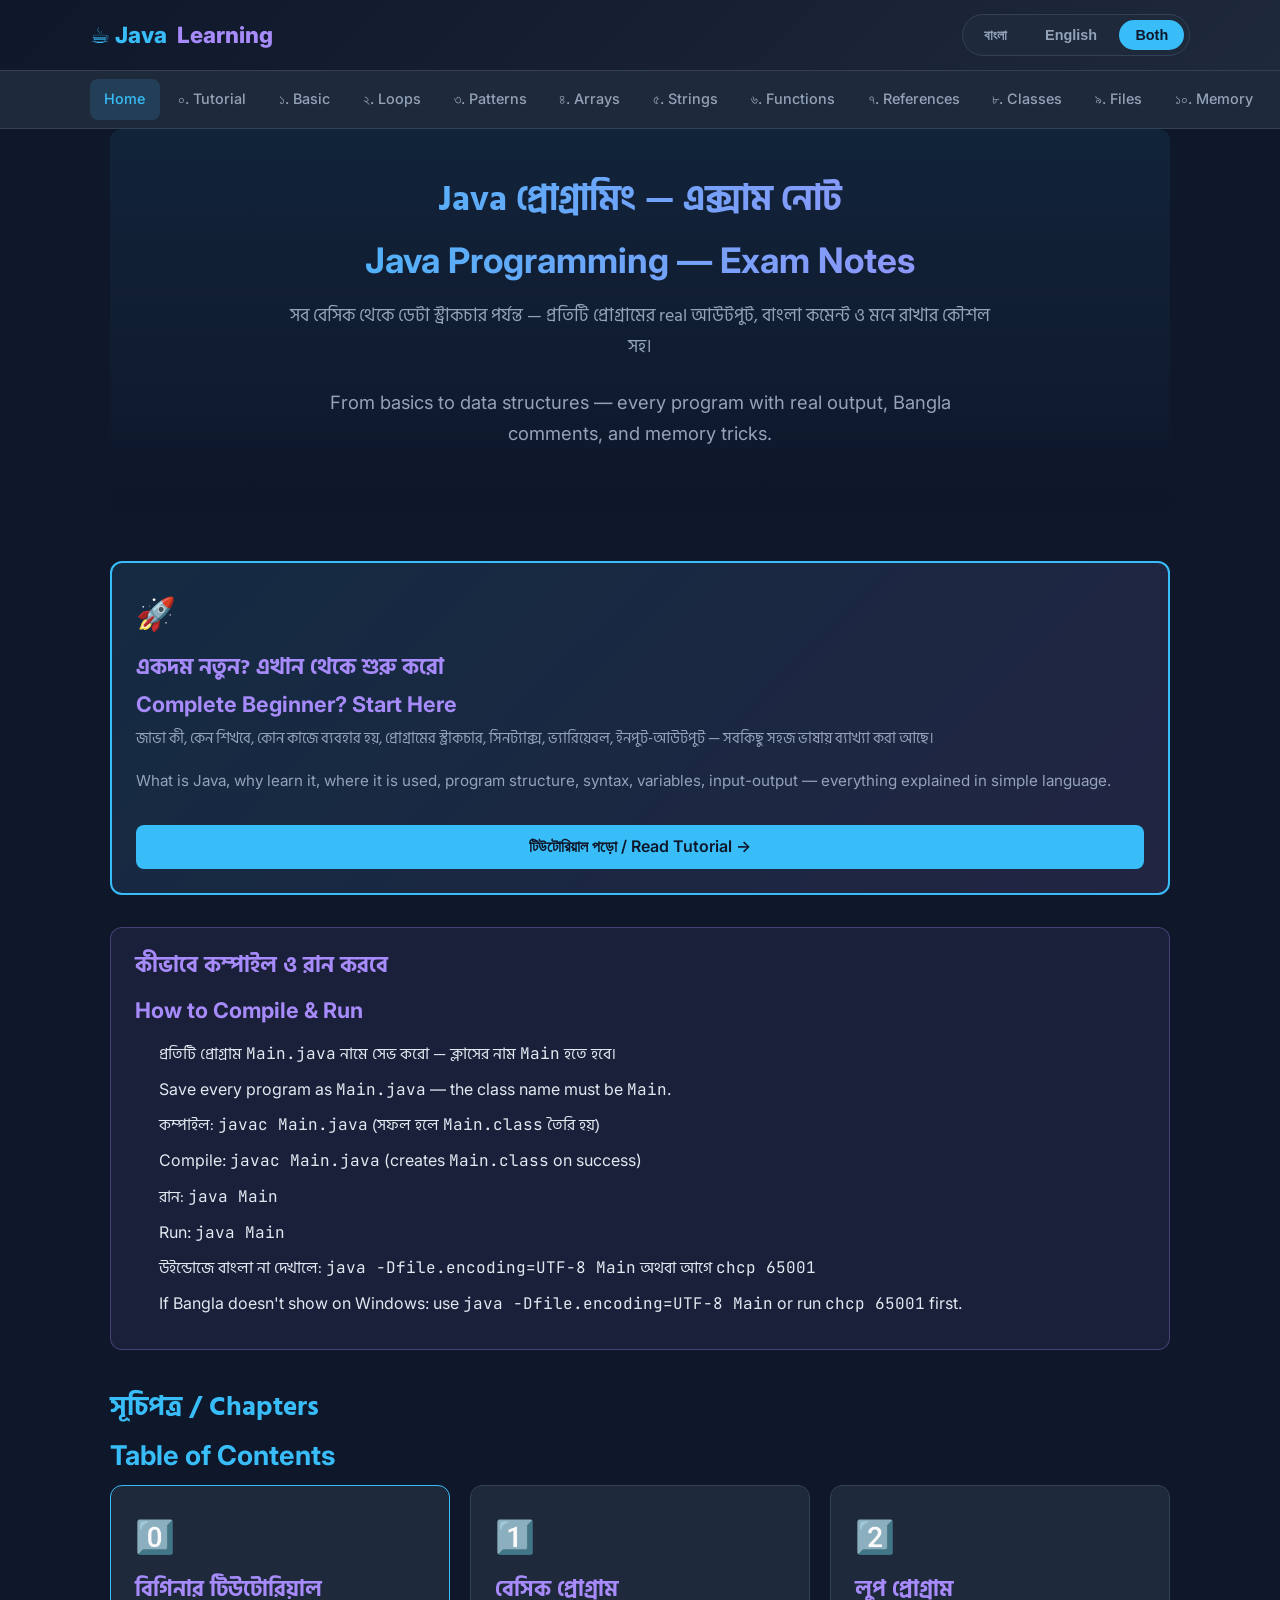
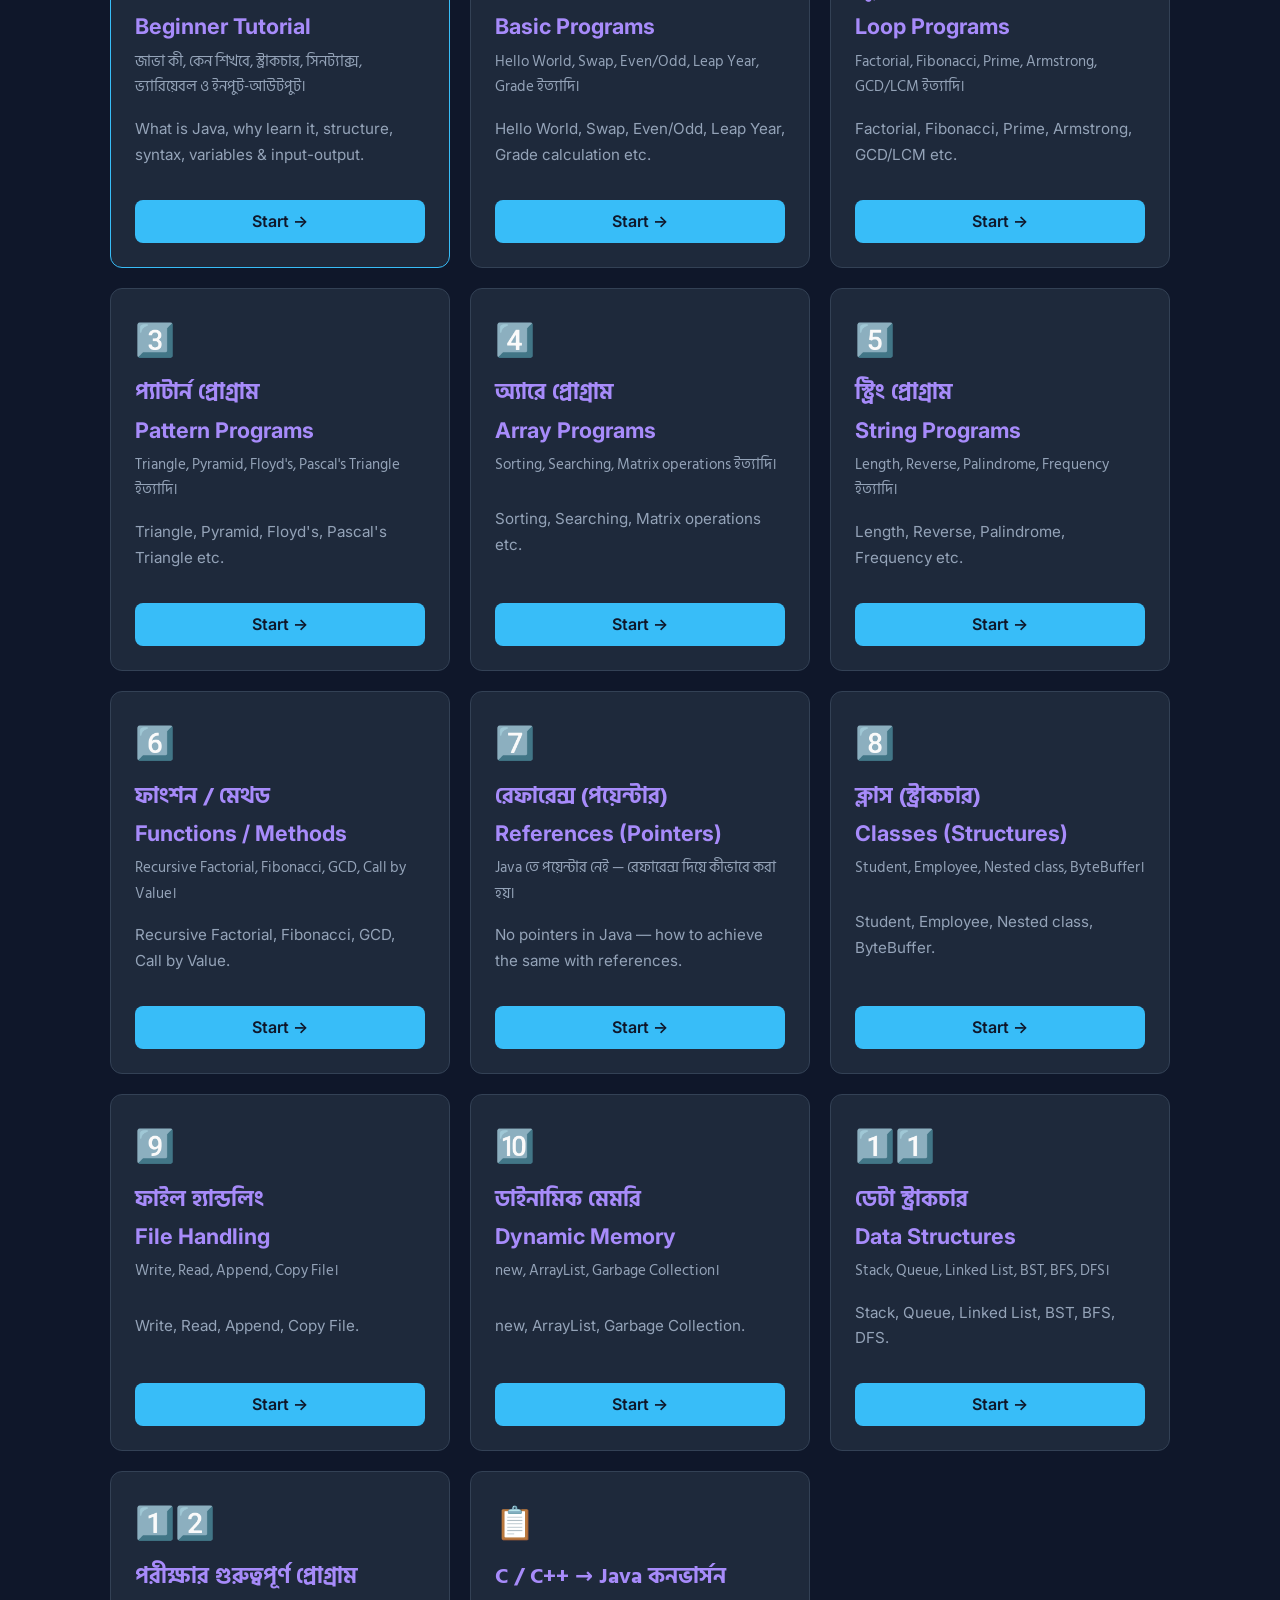
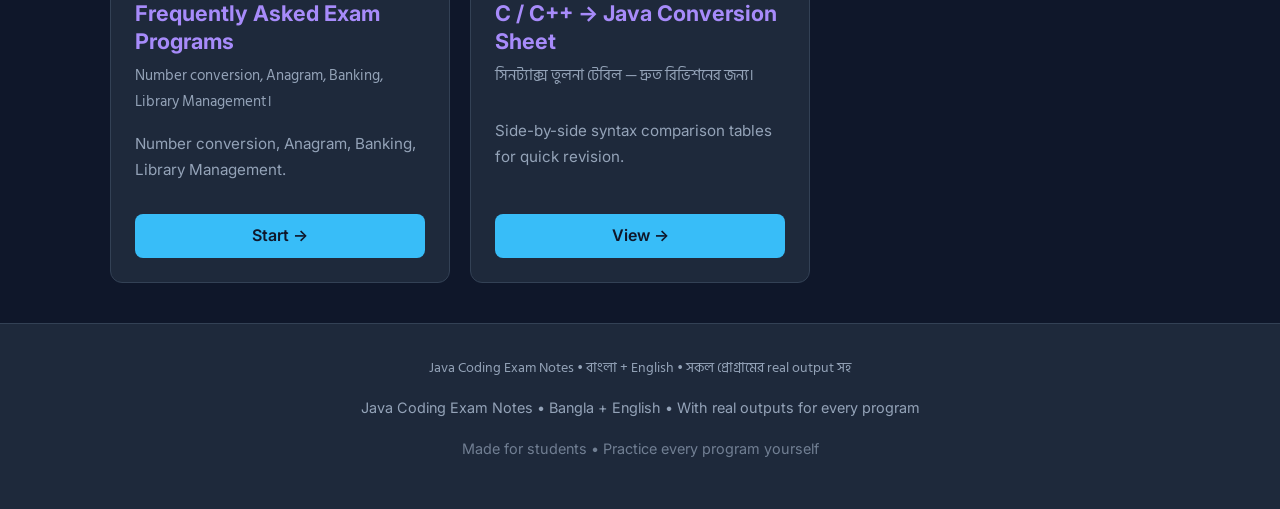
<file: index.html>
<!DOCTYPE html>
<html lang="bn">
<head>
  <meta charset="UTF-8">
  <meta name="viewport" content="width=device-width, initial-scale=1.0">
  <title>Java Coding Notes | জাভা কোডিং নোটস</title>
  <link rel="stylesheet" href="css/styles.css">
  <link rel="preconnect" href="https://fonts.googleapis.com">
  <link href="https://fonts.googleapis.com/css2?family=Hind+Siliguri:wght@400;500;600;700&family=Inter:wght@400;500;600;700;800&family=JetBrains+Mono:wght@400;500&display=swap" rel="stylesheet">
</head>
<body class="lang-both">
  <header>
    <div class="container header-inner">
      <div class="logo">☕ Java <span>Learning</span></div>
      <div class="lang-toggle">
        <button class="lang-btn" data-lang="bn">বাংলা</button>
        <button class="lang-btn" data-lang="en">English</button>
        <button class="lang-btn active" data-lang="both">Both</button>
      </div>
    </div>
  </header>

  <nav>
    <div class="container nav-inner">
      <a href="index.html" class="active">Home</a>
      <a href="tutorial.html">০. Tutorial</a>
      <a href="basic.html">১. Basic</a>
      <a href="loops.html">২. Loops</a>
      <a href="patterns.html">৩. Patterns</a>
      <a href="arrays.html">৪. Arrays</a>
      <a href="strings.html">৫. Strings</a>
      <a href="functions.html">৬. Functions</a>
      <a href="references.html">৭. References</a>
      <a href="classes.html">৮. Classes</a>
      <a href="files.html">৯. Files</a>
      <a href="memory.html">১০. Memory</a>
      <a href="ds.html">১১. Data Structures</a>
      <a href="exam.html">১২. Exam Programs</a>
      <a href="conversion.html">Conversion Sheet</a>
    </div>
  </nav>

  <main class="container">
    <section class="hero">
      <h1 class="bn">Java প্রোগ্রামিং — এক্সাম নোট</h1>
      <h1 class="en">Java Programming — Exam Notes</h1>
      <p class="bn">সব বেসিক থেকে ডেটা স্ট্রাকচার পর্যন্ত — প্রতিটি প্রোগ্রামের real আউটপুট, বাংলা কমেন্ট ও মনে রাখার কৌশল সহ।</p>
      <p class="en">From basics to data structures — every program with real output, Bangla comments, and memory tricks.</p>
    </section>

    <!-- Beginner Tutorial Highlight -->
    <div class="card" style="margin-bottom:2rem; border:2px solid var(--primary); background:linear-gradient(135deg, rgba(56,189,248,0.12), rgba(167,139,250,0.12));">
      <div class="icon">🚀</div>
      <h3 class="bn">একদম নতুন? এখান থেকে শুরু করো</h3>
      <h3 class="en">Complete Beginner? Start Here</h3>
      <p class="bn">জাভা কী, কেন শিখবে, কোন কাজে ব্যবহার হয়, প্রোগ্রামের স্ট্রাকচার, সিনট্যাক্স, ভ্যারিয়েবল, ইনপুট-আউটপুট — সবকিছু সহজ ভাষায় ব্যাখ্যা করা আছে।</p>
      <p class="en">What is Java, why learn it, where it is used, program structure, syntax, variables, input-output — everything explained in simple language.</p>
      <a href="tutorial.html" class="btn">টিউটোরিয়াল পড়ো / Read Tutorial →</a>
    </div>

    <div class="howto">
      <h3 class="bn">কীভাবে কম্পাইল ও রান করবে</h3>
      <h3 class="en">How to Compile & Run</h3>
      <ol>
        <li class="bn">প্রতিটি প্রোগ্রাম <code>Main.java</code> নামে সেভ করো — ক্লাসের নাম <code>Main</code> হতে হবে।</li>
        <li class="en">Save every program as <code>Main.java</code> — the class name must be <code>Main</code>.</li>
        <li class="bn">কম্পাইল: <code>javac Main.java</code> (সফল হলে <code>Main.class</code> তৈরি হয়)</li>
        <li class="en">Compile: <code>javac Main.java</code> (creates <code>Main.class</code> on success)</li>
        <li class="bn">রান: <code>java Main</code></li>
        <li class="en">Run: <code>java Main</code></li>
        <li class="bn">উইন্ডোজে বাংলা না দেখালে: <code>java -Dfile.encoding=UTF-8 Main</code> অথবা আগে <code>chcp 65001</code></li>
        <li class="en">If Bangla doesn't show on Windows: use <code>java -Dfile.encoding=UTF-8 Main</code> or run <code>chcp 65001</code> first.</li>
      </ol>
    </div>

    <h2 class="bn">সূচিপত্র / Chapters</h2>
    <h2 class="en">Table of Contents</h2>

    <div class="cards">
      <div class="card" style="border-color: var(--primary);">
        <div class="icon">0️⃣</div>
        <h3 class="bn">বিগিনার টিউটোরিয়াল</h3>
        <h3 class="en">Beginner Tutorial</h3>
        <p class="bn">জাভা কী, কেন শিখবে, স্ট্রাকচার, সিনট্যাক্স, ভ্যারিয়েবল ও ইনপুট-আউটপুট।</p>
        <p class="en">What is Java, why learn it, structure, syntax, variables & input-output.</p>
        <a href="tutorial.html" class="btn">Start →</a>
      </div>
      <div class="card">
        <div class="icon">1️⃣</div>
        <h3 class="bn">বেসিক প্রোগ্রাম</h3>
        <h3 class="en">Basic Programs</h3>
        <p class="bn">Hello World, Swap, Even/Odd, Leap Year, Grade ইত্যাদি।</p>
        <p class="en">Hello World, Swap, Even/Odd, Leap Year, Grade calculation etc.</p>
        <a href="basic.html" class="btn">Start →</a>
      </div>
      <div class="card">
        <div class="icon">2️⃣</div>
        <h3 class="bn">লুপ প্রোগ্রাম</h3>
        <h3 class="en">Loop Programs</h3>
        <p class="bn">Factorial, Fibonacci, Prime, Armstrong, GCD/LCM ইত্যাদি।</p>
        <p class="en">Factorial, Fibonacci, Prime, Armstrong, GCD/LCM etc.</p>
        <a href="loops.html" class="btn">Start →</a>
      </div>
      <div class="card">
        <div class="icon">3️⃣</div>
        <h3 class="bn">প্যাটার্ন প্রোগ্রাম</h3>
        <h3 class="en">Pattern Programs</h3>
        <p class="bn">Triangle, Pyramid, Floyd's, Pascal's Triangle ইত্যাদি।</p>
        <p class="en">Triangle, Pyramid, Floyd's, Pascal's Triangle etc.</p>
        <a href="patterns.html" class="btn">Start →</a>
      </div>
      <div class="card">
        <div class="icon">4️⃣</div>
        <h3 class="bn">অ্যারে প্রোগ্রাম</h3>
        <h3 class="en">Array Programs</h3>
        <p class="bn">Sorting, Searching, Matrix operations ইত্যাদি।</p>
        <p class="en">Sorting, Searching, Matrix operations etc.</p>
        <a href="arrays.html" class="btn">Start →</a>
      </div>
      <div class="card">
        <div class="icon">5️⃣</div>
        <h3 class="bn">স্ট্রিং প্রোগ্রাম</h3>
        <h3 class="en">String Programs</h3>
        <p class="bn">Length, Reverse, Palindrome, Frequency ইত্যাদি।</p>
        <p class="en">Length, Reverse, Palindrome, Frequency etc.</p>
        <a href="strings.html" class="btn">Start →</a>
      </div>
      <div class="card">
        <div class="icon">6️⃣</div>
        <h3 class="bn">ফাংশন / মেথড</h3>
        <h3 class="en">Functions / Methods</h3>
        <p class="bn">Recursive Factorial, Fibonacci, GCD, Call by Value।</p>
        <p class="en">Recursive Factorial, Fibonacci, GCD, Call by Value.</p>
        <a href="functions.html" class="btn">Start →</a>
      </div>
      <div class="card">
        <div class="icon">7️⃣</div>
        <h3 class="bn">রেফারেন্স (পয়েন্টার)</h3>
        <h3 class="en">References (Pointers)</h3>
        <p class="bn">Java তে পয়েন্টার নেই — রেফারেন্স দিয়ে কীভাবে করা হয়।</p>
        <p class="en">No pointers in Java — how to achieve the same with references.</p>
        <a href="references.html" class="btn">Start →</a>
      </div>
      <div class="card">
        <div class="icon">8️⃣</div>
        <h3 class="bn">ক্লাস (স্ট্রাকচার)</h3>
        <h3 class="en">Classes (Structures)</h3>
        <p class="bn">Student, Employee, Nested class, ByteBuffer।</p>
        <p class="en">Student, Employee, Nested class, ByteBuffer.</p>
        <a href="classes.html" class="btn">Start →</a>
      </div>
      <div class="card">
        <div class="icon">9️⃣</div>
        <h3 class="bn">ফাইল হ্যান্ডলিং</h3>
        <h3 class="en">File Handling</h3>
        <p class="bn">Write, Read, Append, Copy File।</p>
        <p class="en">Write, Read, Append, Copy File.</p>
        <a href="files.html" class="btn">Start →</a>
      </div>
      <div class="card">
        <div class="icon">🔟</div>
        <h3 class="bn">ডাইনামিক মেমরি</h3>
        <h3 class="en">Dynamic Memory</h3>
        <p class="bn">new, ArrayList, Garbage Collection।</p>
        <p class="en">new, ArrayList, Garbage Collection.</p>
        <a href="memory.html" class="btn">Start →</a>
      </div>
      <div class="card">
        <div class="icon">1️⃣1️⃣</div>
        <h3 class="bn">ডেটা স্ট্রাকচার</h3>
        <h3 class="en">Data Structures</h3>
        <p class="bn">Stack, Queue, Linked List, BST, BFS, DFS।</p>
        <p class="en">Stack, Queue, Linked List, BST, BFS, DFS.</p>
        <a href="ds.html" class="btn">Start →</a>
      </div>
      <div class="card">
        <div class="icon">1️⃣2️⃣</div>
        <h3 class="bn">পরীক্ষার গুরুত্বপূর্ণ প্রোগ্রাম</h3>
        <h3 class="en">Frequently Asked Exam Programs</h3>
        <p class="bn">Number conversion, Anagram, Banking, Library Management।</p>
        <p class="en">Number conversion, Anagram, Banking, Library Management.</p>
        <a href="exam.html" class="btn">Start →</a>
      </div>
      <div class="card">
        <div class="icon">📋</div>
        <h3 class="bn">C / C++ → Java কনভার্সন</h3>
        <h3 class="en">C / C++ → Java Conversion Sheet</h3>
        <p class="bn">সিনট্যাক্স তুলনা টেবিল — দ্রুত রিভিশনের জন্য।</p>
        <p class="en">Side-by-side syntax comparison tables for quick revision.</p>
        <a href="conversion.html" class="btn">View →</a>
      </div>
    </div>
  </main>

  <footer>
    <div class="container">
      <p class="bn">Java Coding Exam Notes • বাংলা + English • সকল প্রোগ্রামের real output সহ</p>
      <p class="en">Java Coding Exam Notes • Bangla + English • With real outputs for every program</p>
      <p style="margin-top:0.5rem;opacity:0.7">Made for students • Practice every program yourself</p>
    </div>
  </footer>

  <script src="js/main.js"></script>
</body>
</html>
</file>
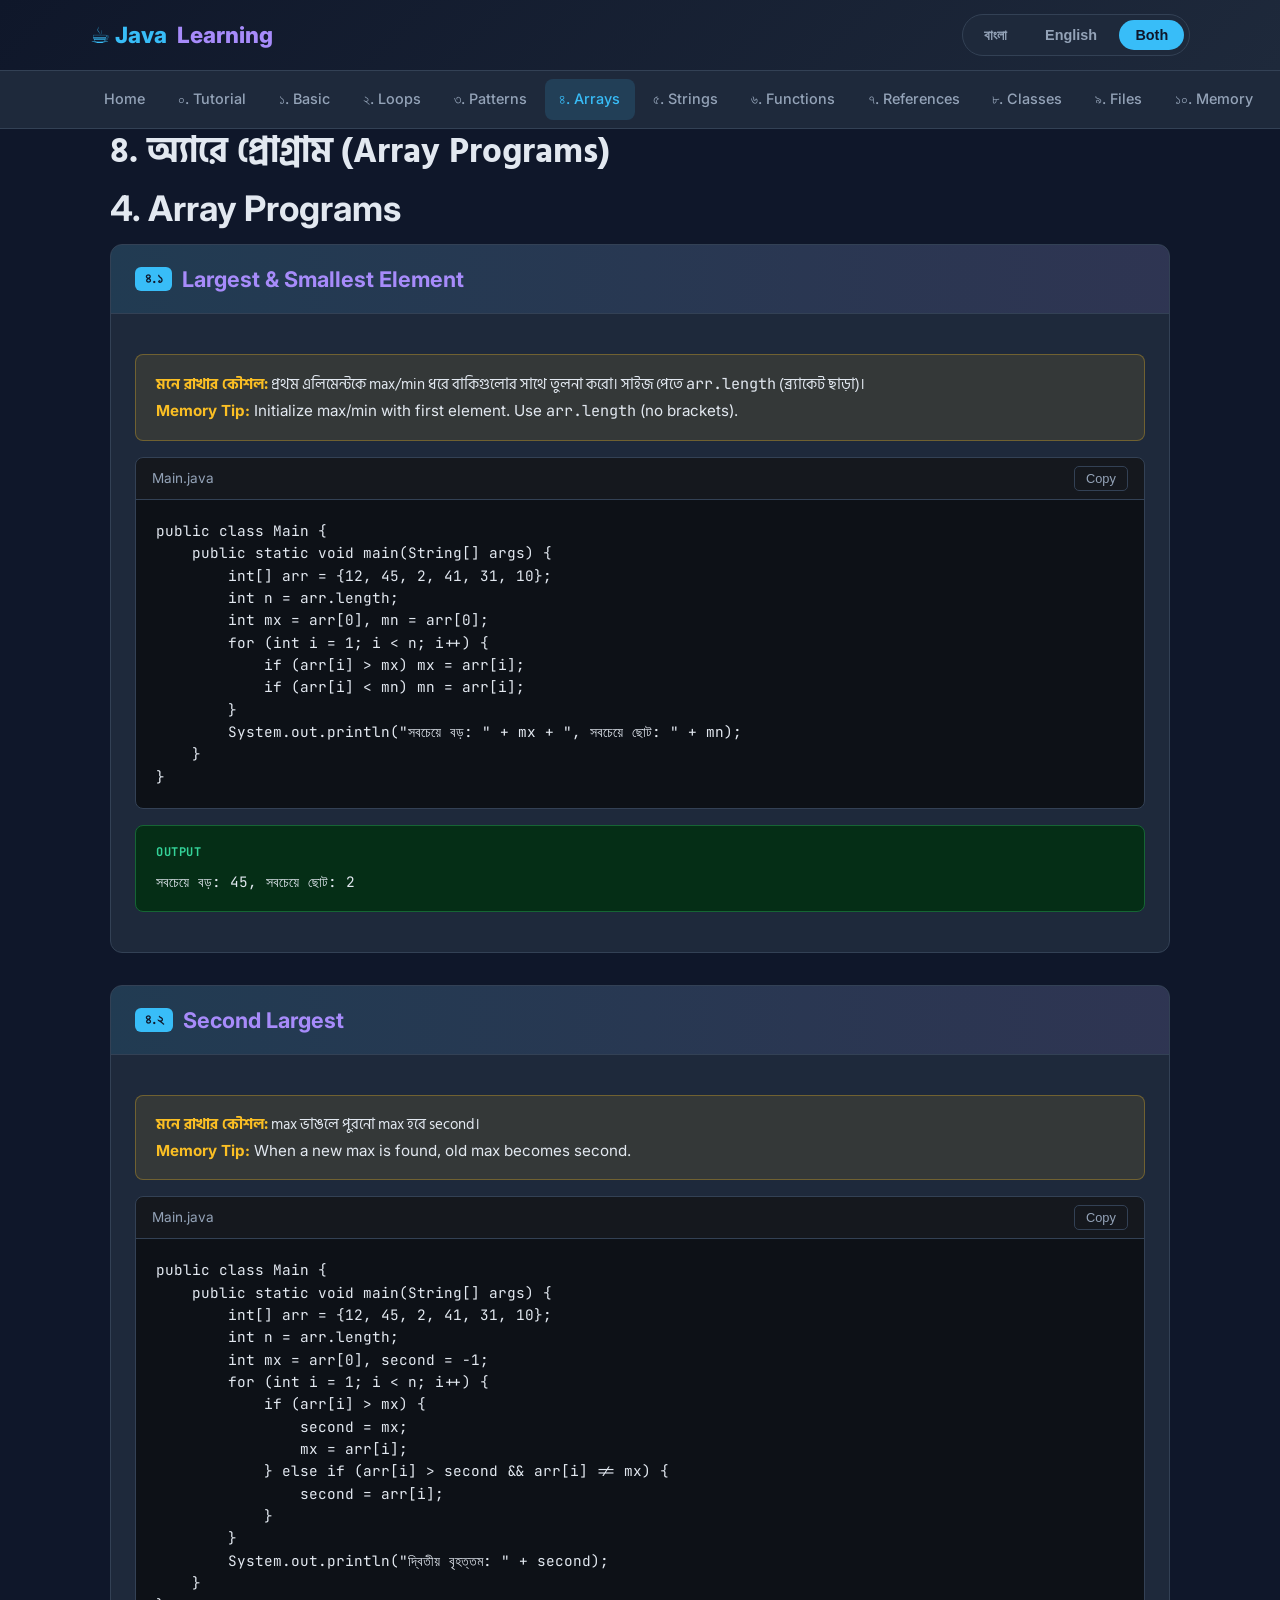
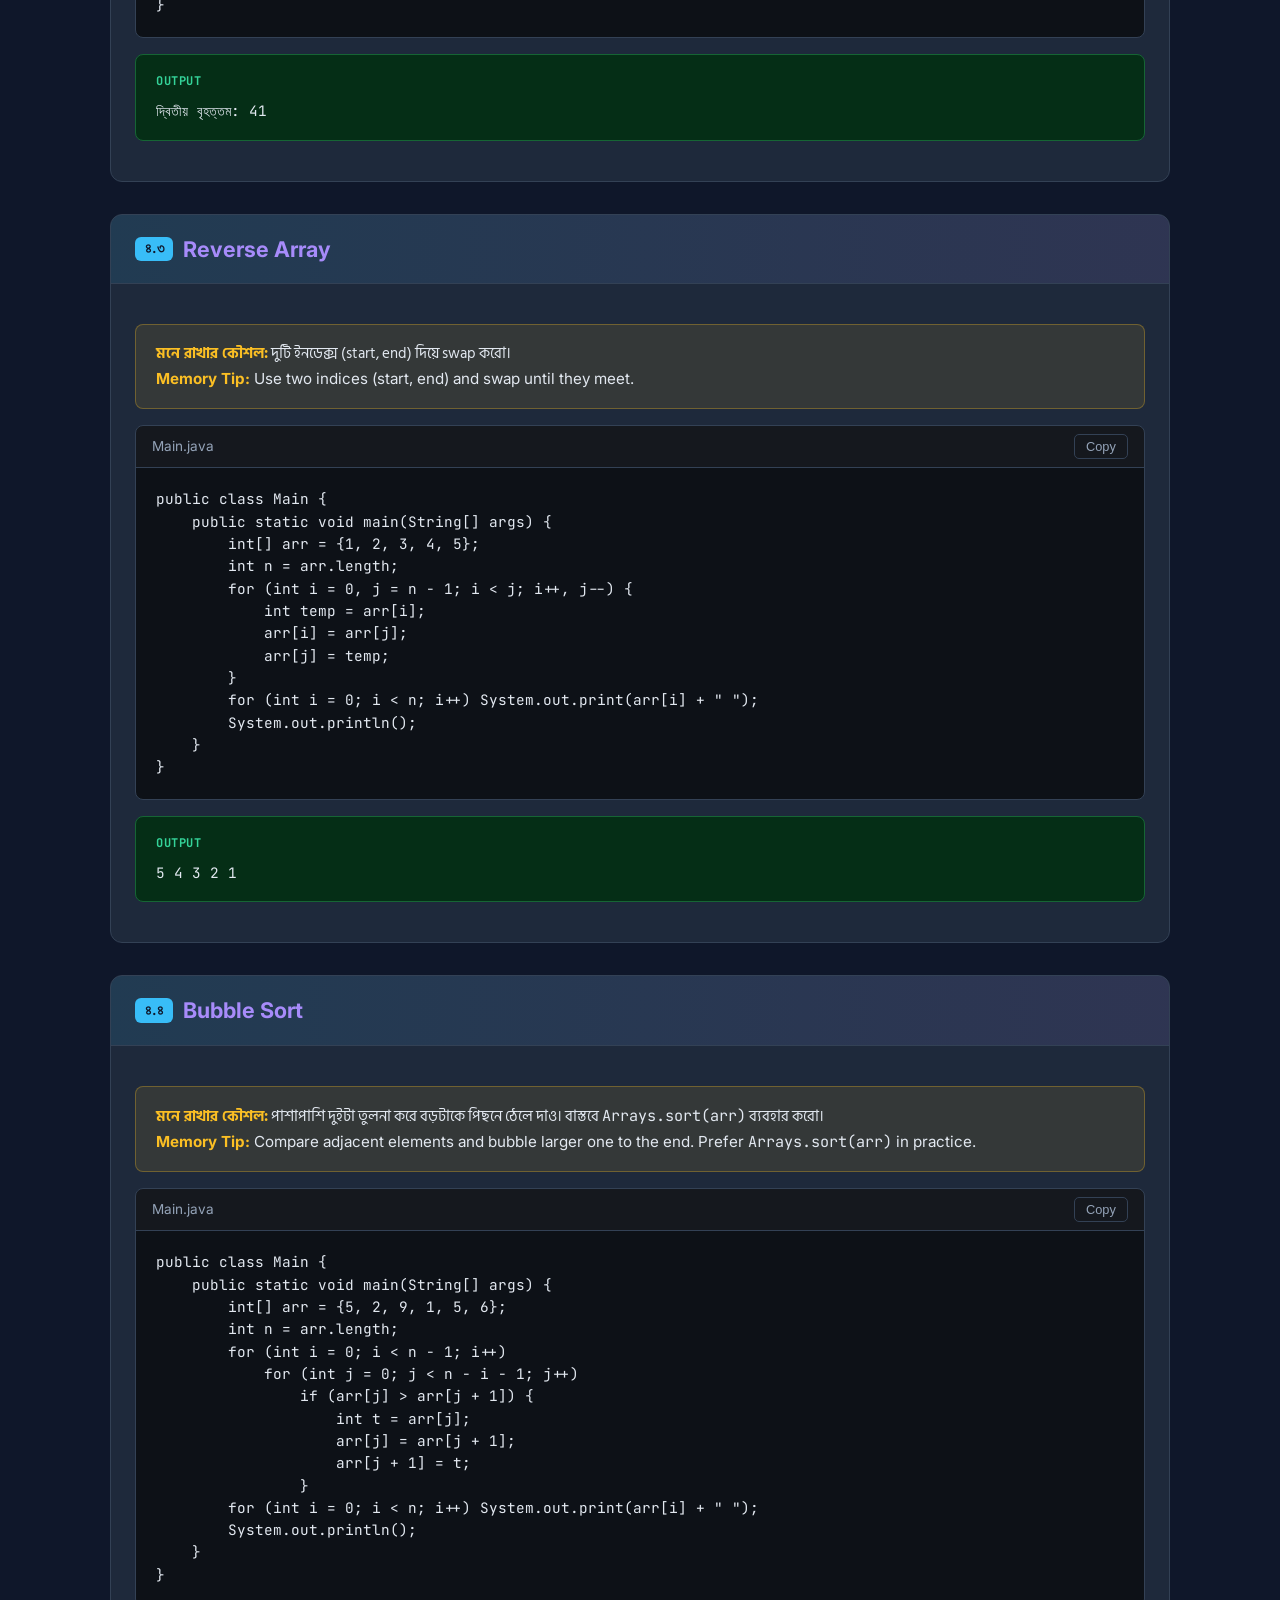
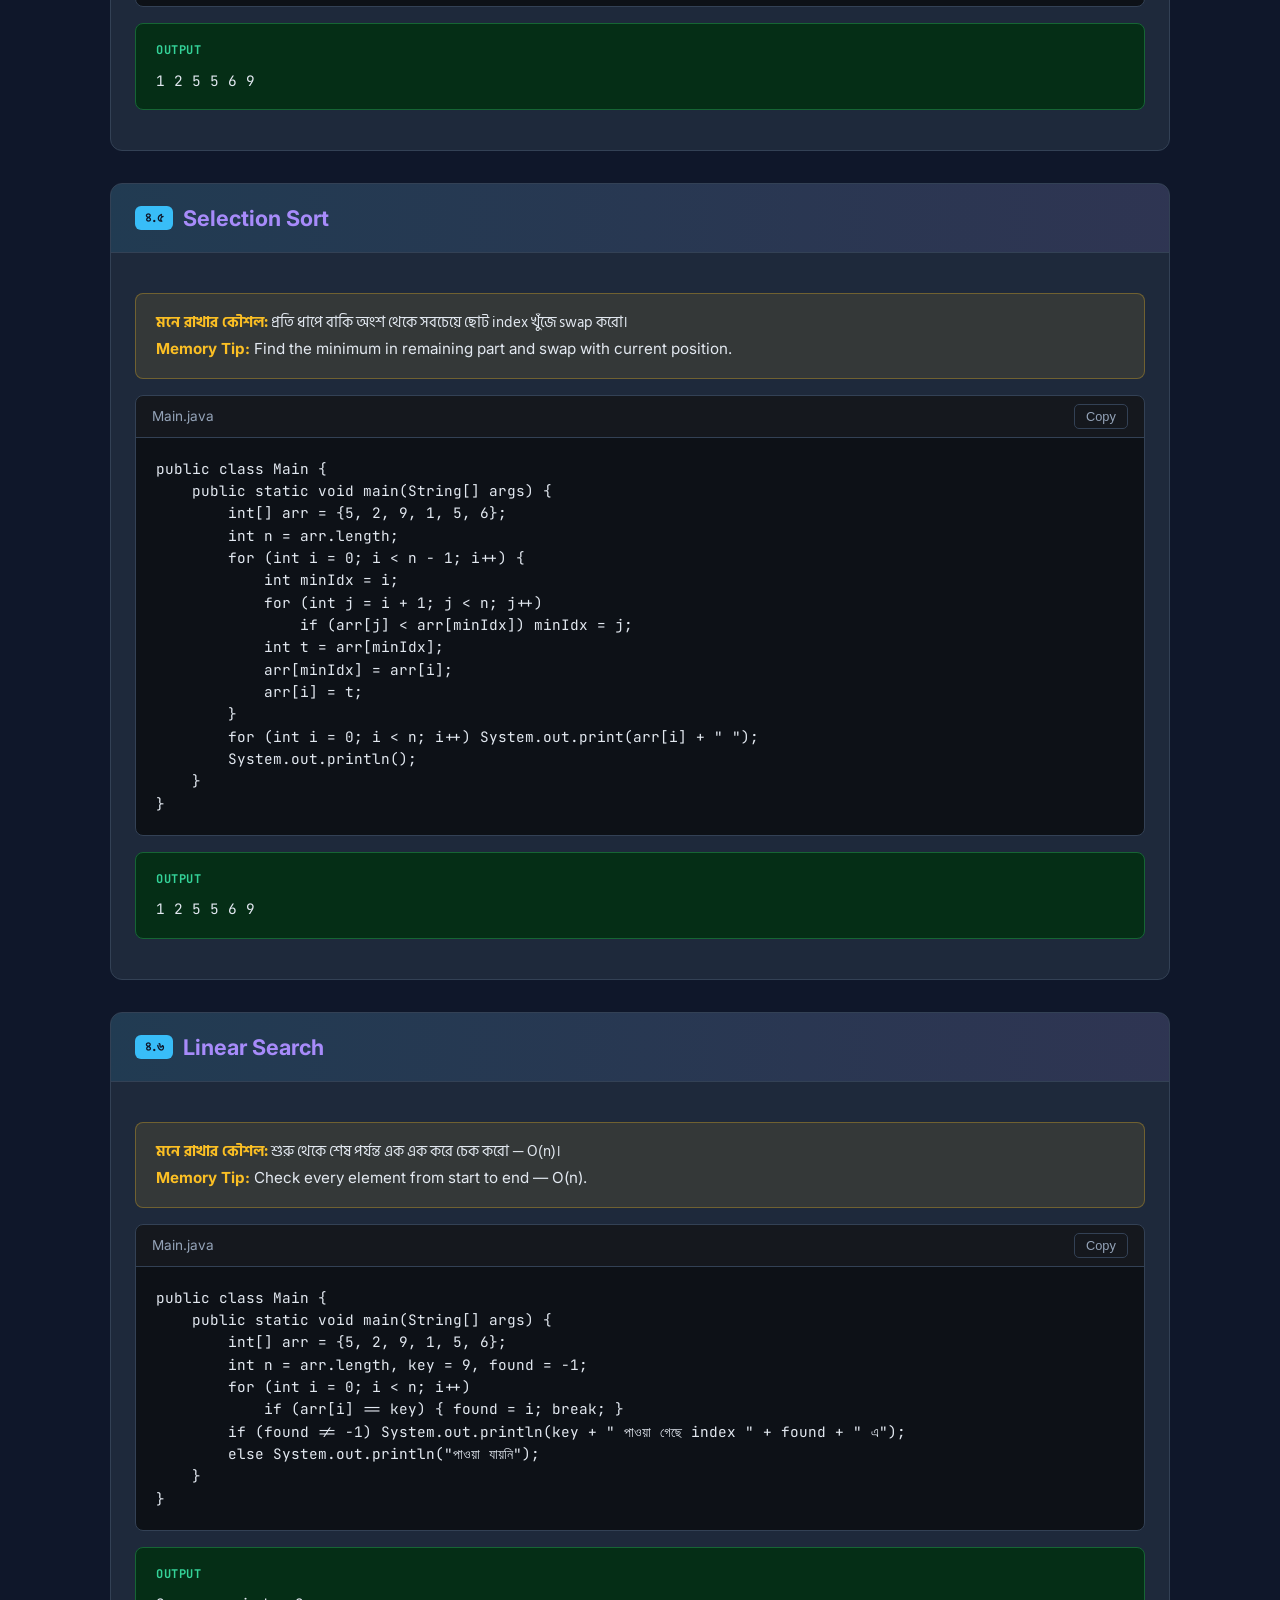
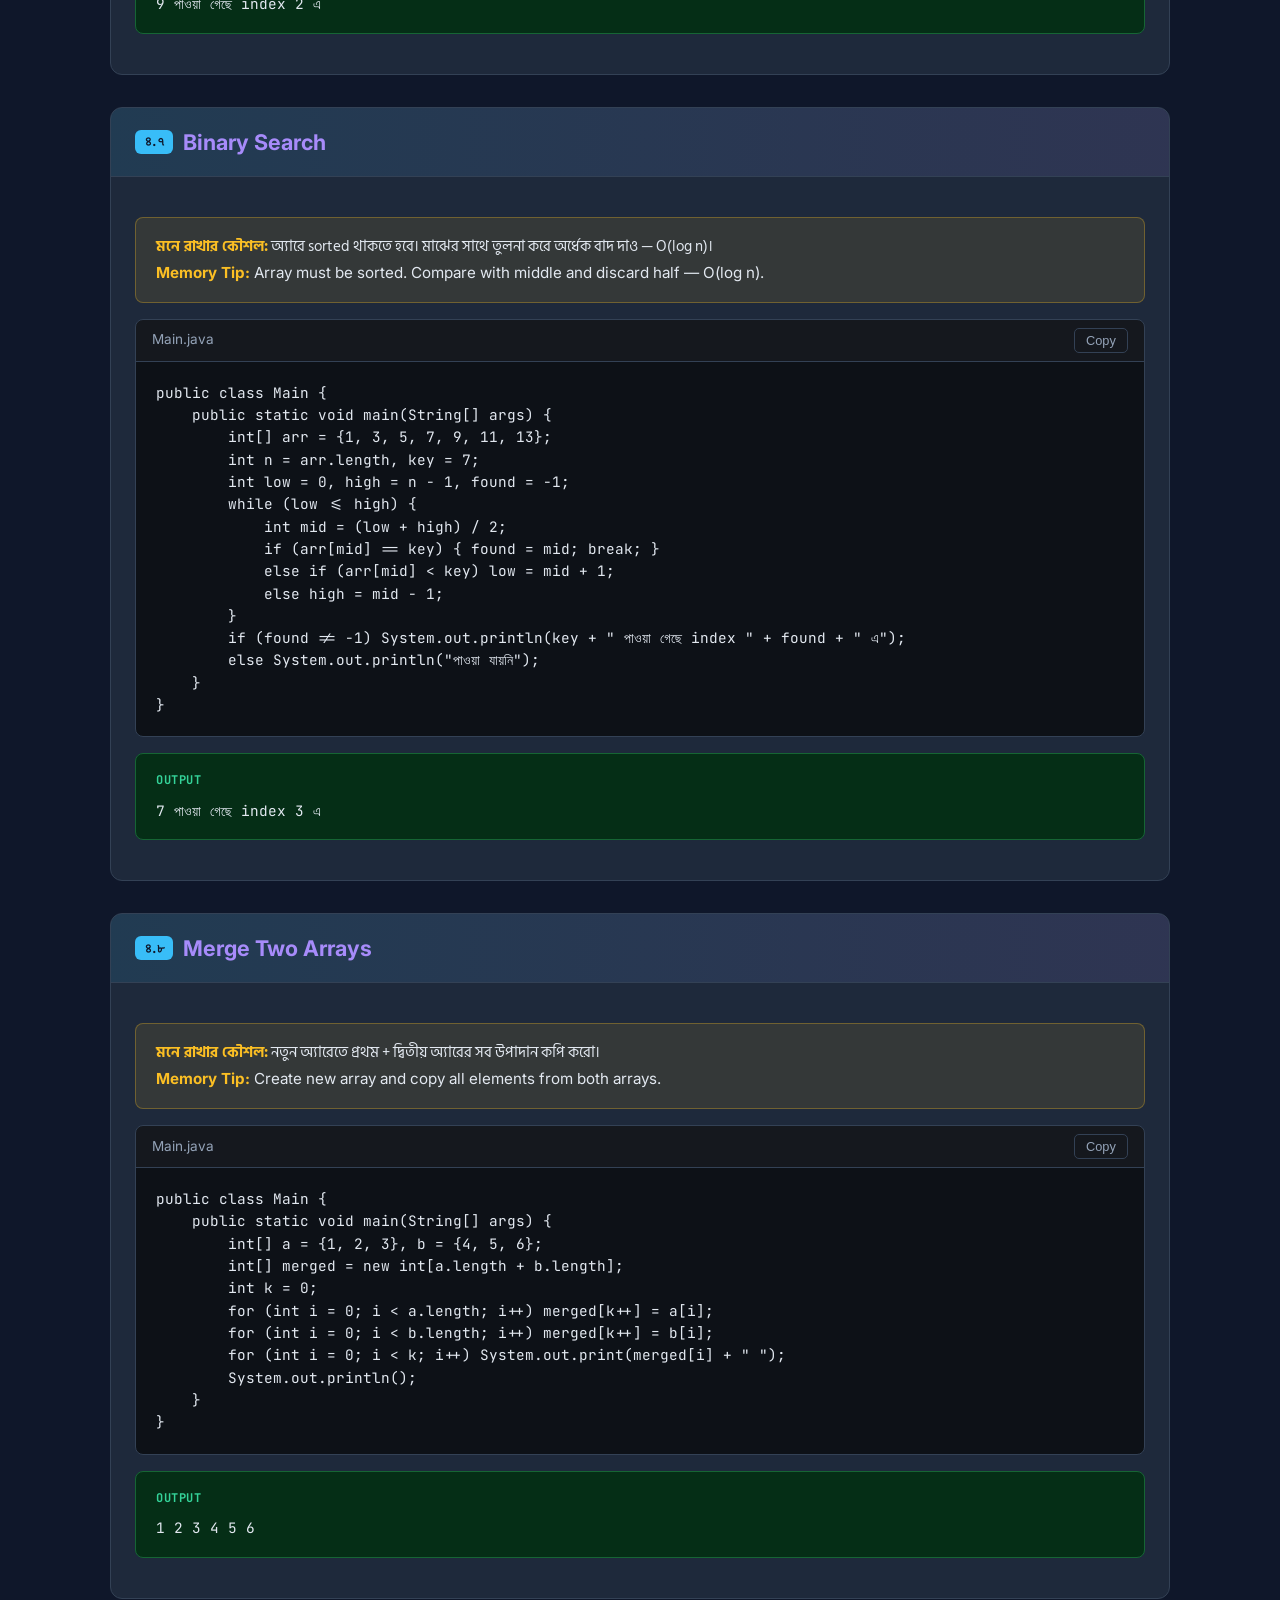
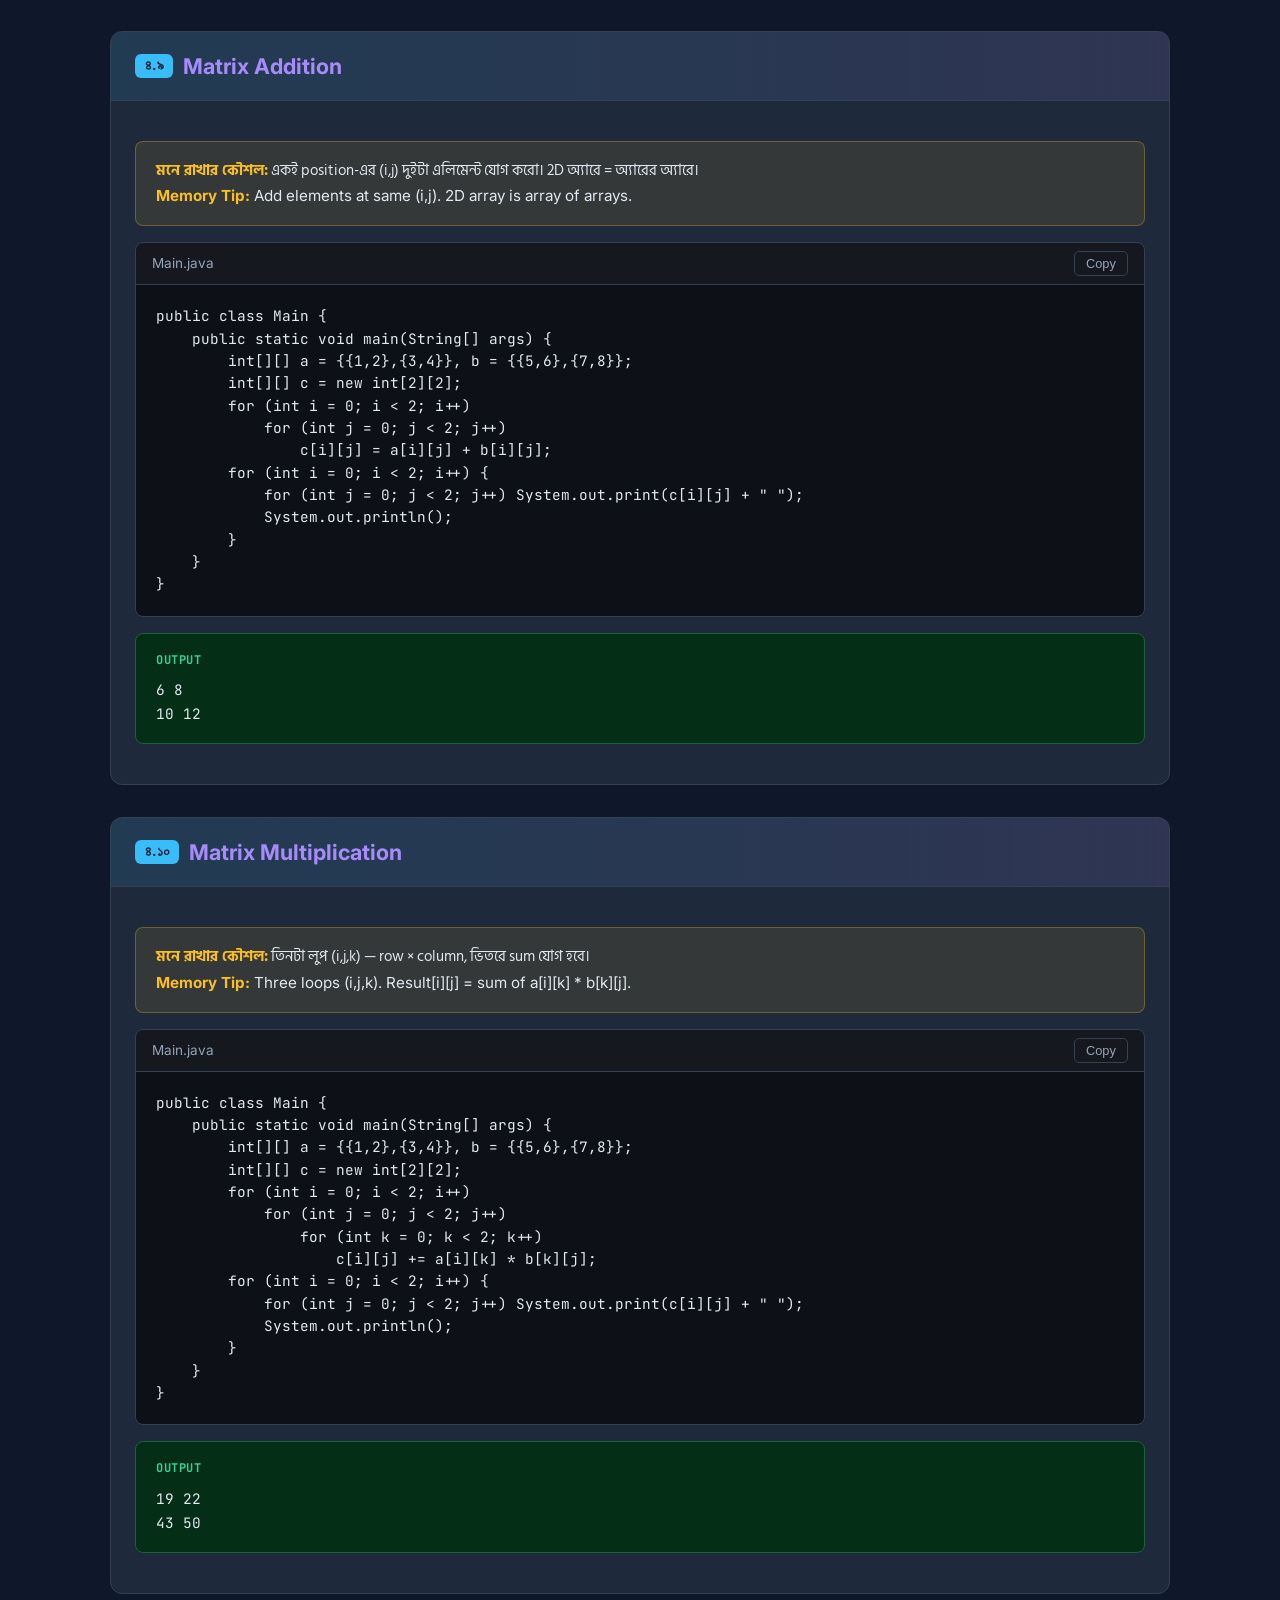
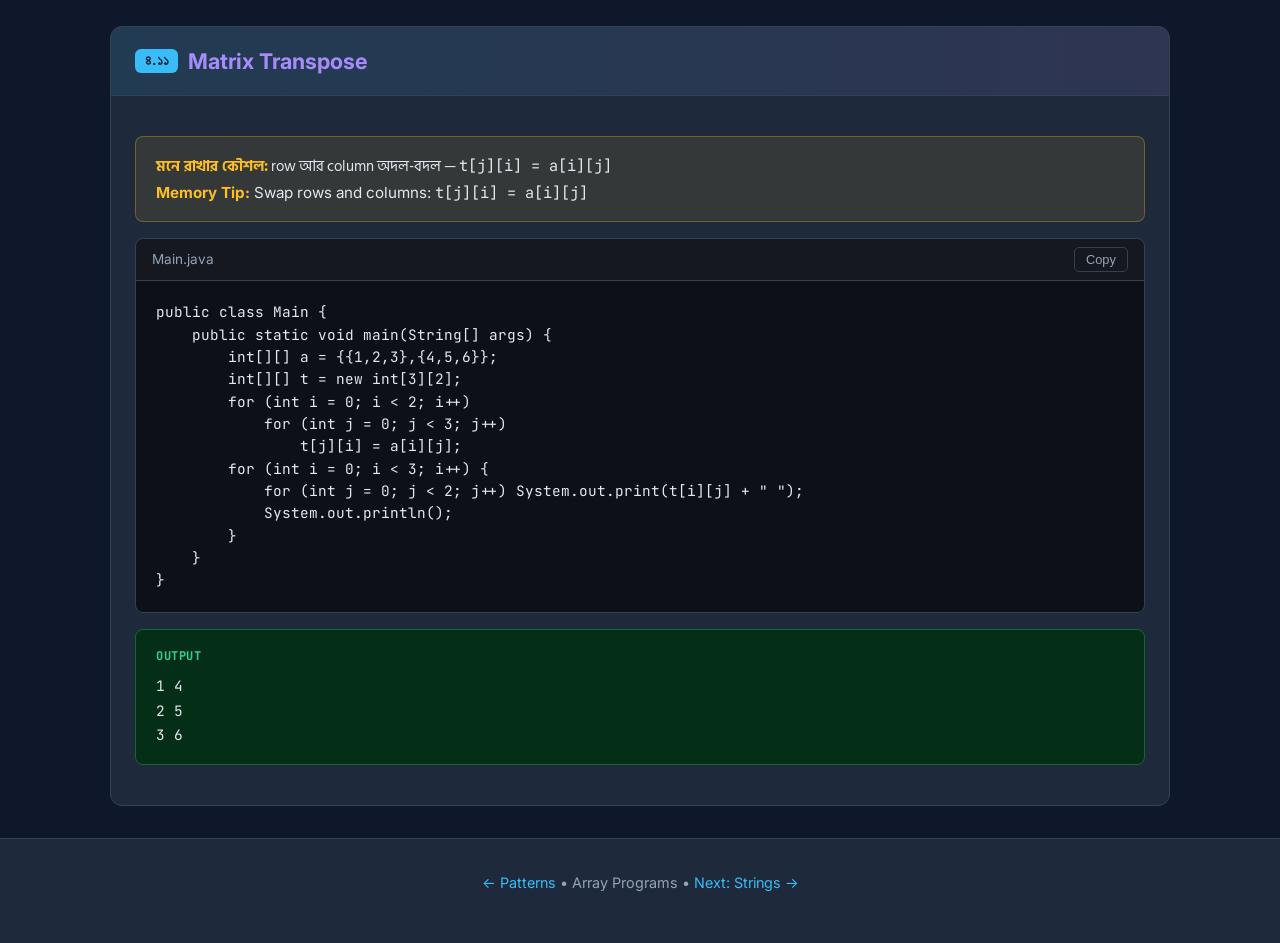
<file: arrays.html>
<!DOCTYPE html>
<html lang="bn">
<head>
  <meta charset="UTF-8">
  <meta name="viewport" content="width=device-width, initial-scale=1.0">
  <title>৪. Array Programs | অ্যারে প্রোগ্রাম</title>
  <link rel="stylesheet" href="css/styles.css">
  <link href="https://fonts.googleapis.com/css2?family=Hind+Siliguri:wght@400;500;600;700&family=Inter:wght@400;500;600;700;800&family=JetBrains+Mono:wght@400;500&display=swap" rel="stylesheet">
</head>
<body class="lang-both">
  <header>
    <div class="container header-inner">
      <div class="logo">☕ Java <span>Learning</span></div>
      <div class="lang-toggle">
        <button class="lang-btn" data-lang="bn">বাংলা</button>
        <button class="lang-btn" data-lang="en">English</button>
        <button class="lang-btn active" data-lang="both">Both</button>
      </div>
    </div>
  </header>
  <nav>
    <div class="container nav-inner">
      <a href="index.html">Home</a>
      <a href="tutorial.html">০. Tutorial</a>
      <a href="basic.html">১. Basic</a>
      <a href="loops.html">২. Loops</a>
      <a href="patterns.html">৩. Patterns</a>
      <a href="arrays.html">৪. Arrays</a>
      <a href="strings.html">৫. Strings</a>
      <a href="functions.html">৬. Functions</a>
      <a href="references.html">৭. References</a>
      <a href="classes.html">৮. Classes</a>
      <a href="files.html">৯. Files</a>
      <a href="memory.html">১০. Memory</a>
      <a href="ds.html">১১. Data Structures</a>
      <a href="exam.html">১২. Exam Programs</a>
      <a href="conversion.html">Conversion Sheet</a>
    </div>
  </nav>

  <main class="container">
    <h1 class="bn">৪. অ্যারে প্রোগ্রাম (Array Programs)</h1>
    <h1 class="en">4. Array Programs</h1>

    <article class="program">
      <div class="program-header"><h3><span class="num">৪.১</span> Largest & Smallest Element</h3></div>
      <div class="program-body">
        <div class="tip">
          <div class="bn"><strong>মনে রাখার কৌশল:</strong> প্রথম এলিমেন্টকে max/min ধরে বাকিগুলোর সাথে তুলনা করো। সাইজ পেতে <code>arr.length</code> (ব্র্যাকেট ছাড়া)।</div>
          <div class="en"><strong>Memory Tip:</strong> Initialize max/min with first element. Use <code>arr.length</code> (no brackets).</div>
        </div>
        <div class="code-block">
          <div class="code-header"><span>Main.java</span><button class="copy-btn">Copy</button></div>
          <pre><code>public class Main {
    public static void main(String[] args) {
        int[] arr = {12, 45, 2, 41, 31, 10};
        int n = arr.length;
        int mx = arr[0], mn = arr[0];
        for (int i = 1; i < n; i++) {
            if (arr[i] > mx) mx = arr[i];
            if (arr[i] < mn) mn = arr[i];
        }
        System.out.println("সবচেয়ে বড়: " + mx + ", সবচেয়ে ছোট: " + mn);
    }
}</code></pre>
        </div>
        <div class="output">সবচেয়ে বড়: 45, সবচেয়ে ছোট: 2</div>
      </div>
    </article>

    <article class="program">
      <div class="program-header"><h3><span class="num">৪.২</span> Second Largest</h3></div>
      <div class="program-body">
        <div class="tip">
          <div class="bn"><strong>মনে রাখার কৌশল:</strong> max ভাঙলে পুরনো max হবে second।</div>
          <div class="en"><strong>Memory Tip:</strong> When a new max is found, old max becomes second.</div>
        </div>
        <div class="code-block">
          <div class="code-header"><span>Main.java</span><button class="copy-btn">Copy</button></div>
          <pre><code>public class Main {
    public static void main(String[] args) {
        int[] arr = {12, 45, 2, 41, 31, 10};
        int n = arr.length;
        int mx = arr[0], second = -1;
        for (int i = 1; i < n; i++) {
            if (arr[i] > mx) {
                second = mx;
                mx = arr[i];
            } else if (arr[i] > second && arr[i] != mx) {
                second = arr[i];
            }
        }
        System.out.println("দ্বিতীয় বৃহত্তম: " + second);
    }
}</code></pre>
        </div>
        <div class="output">দ্বিতীয় বৃহত্তম: 41</div>
      </div>
    </article>

    <article class="program">
      <div class="program-header"><h3><span class="num">৪.৩</span> Reverse Array</h3></div>
      <div class="program-body">
        <div class="tip">
          <div class="bn"><strong>মনে রাখার কৌশল:</strong> দুটি ইনডেক্স (start, end) দিয়ে swap করো।</div>
          <div class="en"><strong>Memory Tip:</strong> Use two indices (start, end) and swap until they meet.</div>
        </div>
        <div class="code-block">
          <div class="code-header"><span>Main.java</span><button class="copy-btn">Copy</button></div>
          <pre><code>public class Main {
    public static void main(String[] args) {
        int[] arr = {1, 2, 3, 4, 5};
        int n = arr.length;
        for (int i = 0, j = n - 1; i < j; i++, j--) {
            int temp = arr[i];
            arr[i] = arr[j];
            arr[j] = temp;
        }
        for (int i = 0; i < n; i++) System.out.print(arr[i] + " ");
        System.out.println();
    }
}</code></pre>
        </div>
        <div class="output">5 4 3 2 1</div>
      </div>
    </article>

    <article class="program">
      <div class="program-header"><h3><span class="num">৪.৪</span> Bubble Sort</h3></div>
      <div class="program-body">
        <div class="tip">
          <div class="bn"><strong>মনে রাখার কৌশল:</strong> পাশাপাশি দুইটা তুলনা করে বড়টাকে পিছনে ঠেলে দাও। বাস্তবে <code>Arrays.sort(arr)</code> ব্যবহার করো।</div>
          <div class="en"><strong>Memory Tip:</strong> Compare adjacent elements and bubble larger one to the end. Prefer <code>Arrays.sort(arr)</code> in practice.</div>
        </div>
        <div class="code-block">
          <div class="code-header"><span>Main.java</span><button class="copy-btn">Copy</button></div>
          <pre><code>public class Main {
    public static void main(String[] args) {
        int[] arr = {5, 2, 9, 1, 5, 6};
        int n = arr.length;
        for (int i = 0; i < n - 1; i++)
            for (int j = 0; j < n - i - 1; j++)
                if (arr[j] > arr[j + 1]) {
                    int t = arr[j];
                    arr[j] = arr[j + 1];
                    arr[j + 1] = t;
                }
        for (int i = 0; i < n; i++) System.out.print(arr[i] + " ");
        System.out.println();
    }
}</code></pre>
        </div>
        <div class="output">1 2 5 5 6 9</div>
      </div>
    </article>

    <article class="program">
      <div class="program-header"><h3><span class="num">৪.৫</span> Selection Sort</h3></div>
      <div class="program-body">
        <div class="tip">
          <div class="bn"><strong>মনে রাখার কৌশল:</strong> প্রতি ধাপে বাকি অংশ থেকে সবচেয়ে ছোট index খুঁজে swap করো।</div>
          <div class="en"><strong>Memory Tip:</strong> Find the minimum in remaining part and swap with current position.</div>
        </div>
        <div class="code-block">
          <div class="code-header"><span>Main.java</span><button class="copy-btn">Copy</button></div>
          <pre><code>public class Main {
    public static void main(String[] args) {
        int[] arr = {5, 2, 9, 1, 5, 6};
        int n = arr.length;
        for (int i = 0; i < n - 1; i++) {
            int minIdx = i;
            for (int j = i + 1; j < n; j++)
                if (arr[j] < arr[minIdx]) minIdx = j;
            int t = arr[minIdx];
            arr[minIdx] = arr[i];
            arr[i] = t;
        }
        for (int i = 0; i < n; i++) System.out.print(arr[i] + " ");
        System.out.println();
    }
}</code></pre>
        </div>
        <div class="output">1 2 5 5 6 9</div>
      </div>
    </article>

    <article class="program">
      <div class="program-header"><h3><span class="num">৪.৬</span> Linear Search</h3></div>
      <div class="program-body">
        <div class="tip">
          <div class="bn"><strong>মনে রাখার কৌশল:</strong> শুরু থেকে শেষ পর্যন্ত এক এক করে চেক করো — O(n)।</div>
          <div class="en"><strong>Memory Tip:</strong> Check every element from start to end — O(n).</div>
        </div>
        <div class="code-block">
          <div class="code-header"><span>Main.java</span><button class="copy-btn">Copy</button></div>
          <pre><code>public class Main {
    public static void main(String[] args) {
        int[] arr = {5, 2, 9, 1, 5, 6};
        int n = arr.length, key = 9, found = -1;
        for (int i = 0; i < n; i++)
            if (arr[i] == key) { found = i; break; }
        if (found != -1) System.out.println(key + " পাওয়া গেছে index " + found + " এ");
        else System.out.println("পাওয়া যায়নি");
    }
}</code></pre>
        </div>
        <div class="output">9 পাওয়া গেছে index 2 এ</div>
      </div>
    </article>

    <article class="program">
      <div class="program-header"><h3><span class="num">৪.৭</span> Binary Search</h3></div>
      <div class="program-body">
        <div class="tip">
          <div class="bn"><strong>মনে রাখার কৌশল:</strong> অ্যারে sorted থাকতে হবে। মাঝের সাথে তুলনা করে অর্ধেক বাদ দাও — O(log n)।</div>
          <div class="en"><strong>Memory Tip:</strong> Array must be sorted. Compare with middle and discard half — O(log n).</div>
        </div>
        <div class="code-block">
          <div class="code-header"><span>Main.java</span><button class="copy-btn">Copy</button></div>
          <pre><code>public class Main {
    public static void main(String[] args) {
        int[] arr = {1, 3, 5, 7, 9, 11, 13};
        int n = arr.length, key = 7;
        int low = 0, high = n - 1, found = -1;
        while (low <= high) {
            int mid = (low + high) / 2;
            if (arr[mid] == key) { found = mid; break; }
            else if (arr[mid] < key) low = mid + 1;
            else high = mid - 1;
        }
        if (found != -1) System.out.println(key + " পাওয়া গেছে index " + found + " এ");
        else System.out.println("পাওয়া যায়নি");
    }
}</code></pre>
        </div>
        <div class="output">7 পাওয়া গেছে index 3 এ</div>
      </div>
    </article>

    <article class="program">
      <div class="program-header"><h3><span class="num">৪.৮</span> Merge Two Arrays</h3></div>
      <div class="program-body">
        <div class="tip">
          <div class="bn"><strong>মনে রাখার কৌশল:</strong> নতুন অ্যারেতে প্রথম + দ্বিতীয় অ্যারের সব উপাদান কপি করো।</div>
          <div class="en"><strong>Memory Tip:</strong> Create new array and copy all elements from both arrays.</div>
        </div>
        <div class="code-block">
          <div class="code-header"><span>Main.java</span><button class="copy-btn">Copy</button></div>
          <pre><code>public class Main {
    public static void main(String[] args) {
        int[] a = {1, 2, 3}, b = {4, 5, 6};
        int[] merged = new int[a.length + b.length];
        int k = 0;
        for (int i = 0; i < a.length; i++) merged[k++] = a[i];
        for (int i = 0; i < b.length; i++) merged[k++] = b[i];
        for (int i = 0; i < k; i++) System.out.print(merged[i] + " ");
        System.out.println();
    }
}</code></pre>
        </div>
        <div class="output">1 2 3 4 5 6</div>
      </div>
    </article>

    <article class="program">
      <div class="program-header"><h3><span class="num">৪.৯</span> Matrix Addition</h3></div>
      <div class="program-body">
        <div class="tip">
          <div class="bn"><strong>মনে রাখার কৌশল:</strong> একই position-এর (i,j) দুইটা এলিমেন্ট যোগ করো। 2D অ্যারে = অ্যারের অ্যারে।</div>
          <div class="en"><strong>Memory Tip:</strong> Add elements at same (i,j). 2D array is array of arrays.</div>
        </div>
        <div class="code-block">
          <div class="code-header"><span>Main.java</span><button class="copy-btn">Copy</button></div>
          <pre><code>public class Main {
    public static void main(String[] args) {
        int[][] a = {{1,2},{3,4}}, b = {{5,6},{7,8}};
        int[][] c = new int[2][2];
        for (int i = 0; i < 2; i++)
            for (int j = 0; j < 2; j++)
                c[i][j] = a[i][j] + b[i][j];
        for (int i = 0; i < 2; i++) {
            for (int j = 0; j < 2; j++) System.out.print(c[i][j] + " ");
            System.out.println();
        }
    }
}</code></pre>
        </div>
        <div class="output">6 8 
10 12</div>
      </div>
    </article>

    <article class="program">
      <div class="program-header"><h3><span class="num">৪.১০</span> Matrix Multiplication</h3></div>
      <div class="program-body">
        <div class="tip">
          <div class="bn"><strong>মনে রাখার কৌশল:</strong> তিনটা লুপ (i,j,k) — row × column, ভিতরে sum যোগ হবে।</div>
          <div class="en"><strong>Memory Tip:</strong> Three loops (i,j,k). Result[i][j] = sum of a[i][k] * b[k][j].</div>
        </div>
        <div class="code-block">
          <div class="code-header"><span>Main.java</span><button class="copy-btn">Copy</button></div>
          <pre><code>public class Main {
    public static void main(String[] args) {
        int[][] a = {{1,2},{3,4}}, b = {{5,6},{7,8}};
        int[][] c = new int[2][2];
        for (int i = 0; i < 2; i++)
            for (int j = 0; j < 2; j++)
                for (int k = 0; k < 2; k++)
                    c[i][j] += a[i][k] * b[k][j];
        for (int i = 0; i < 2; i++) {
            for (int j = 0; j < 2; j++) System.out.print(c[i][j] + " ");
            System.out.println();
        }
    }
}</code></pre>
        </div>
        <div class="output">19 22 
43 50</div>
      </div>
    </article>

    <article class="program">
      <div class="program-header"><h3><span class="num">৪.১১</span> Matrix Transpose</h3></div>
      <div class="program-body">
        <div class="tip">
          <div class="bn"><strong>মনে রাখার কৌশল:</strong> row আর column অদল-বদল — <code>t[j][i] = a[i][j]</code></div>
          <div class="en"><strong>Memory Tip:</strong> Swap rows and columns: <code>t[j][i] = a[i][j]</code></div>
        </div>
        <div class="code-block">
          <div class="code-header"><span>Main.java</span><button class="copy-btn">Copy</button></div>
          <pre><code>public class Main {
    public static void main(String[] args) {
        int[][] a = {{1,2,3},{4,5,6}};
        int[][] t = new int[3][2];
        for (int i = 0; i < 2; i++)
            for (int j = 0; j < 3; j++)
                t[j][i] = a[i][j];
        for (int i = 0; i < 3; i++) {
            for (int j = 0; j < 2; j++) System.out.print(t[i][j] + " ");
            System.out.println();
        }
    }
}</code></pre>
        </div>
        <div class="output">1 4 
2 5 
3 6</div>
      </div>
    </article>

  </main>
  <footer>
    <div class="container">
      <p><a href="patterns.html">← Patterns</a> • Array Programs • <a href="strings.html">Next: Strings →</a></p>
    </div>
  </footer>
  <script src="js/main.js"></script>
</body>
</html>
</file>
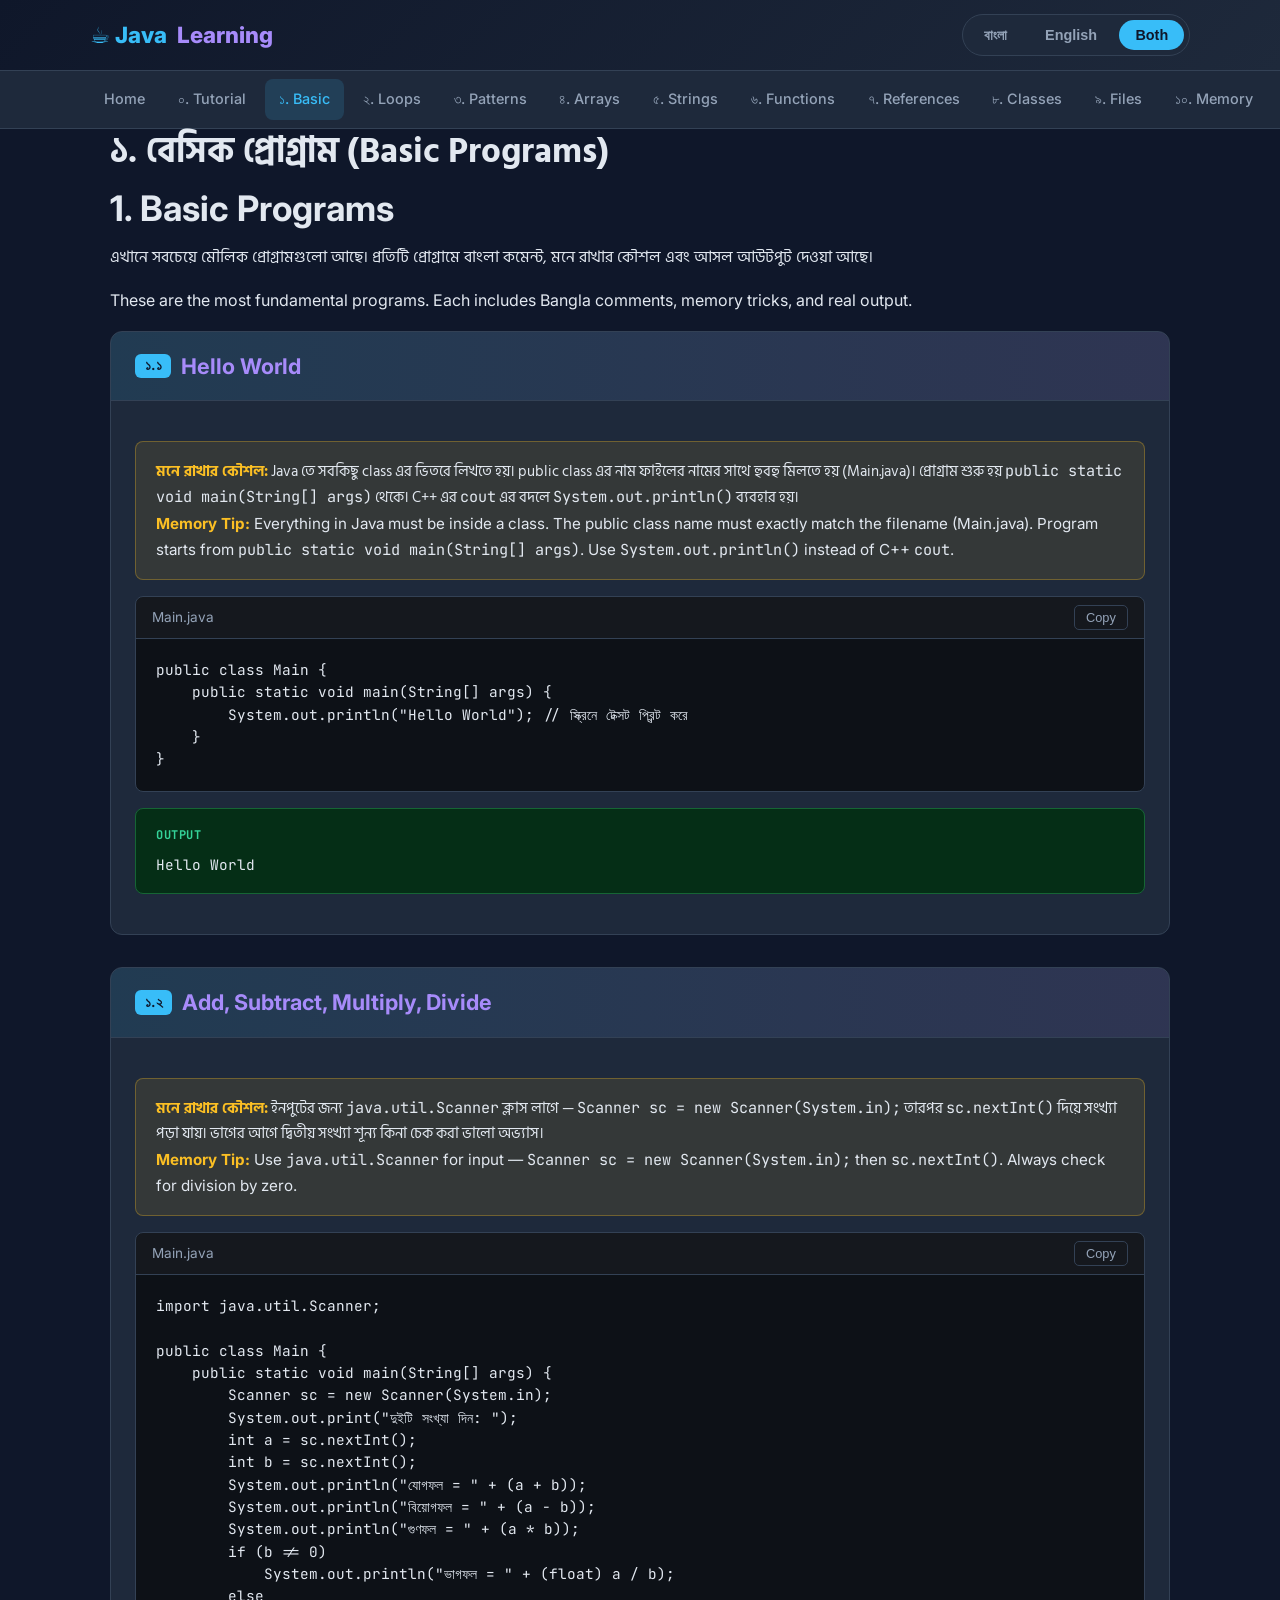
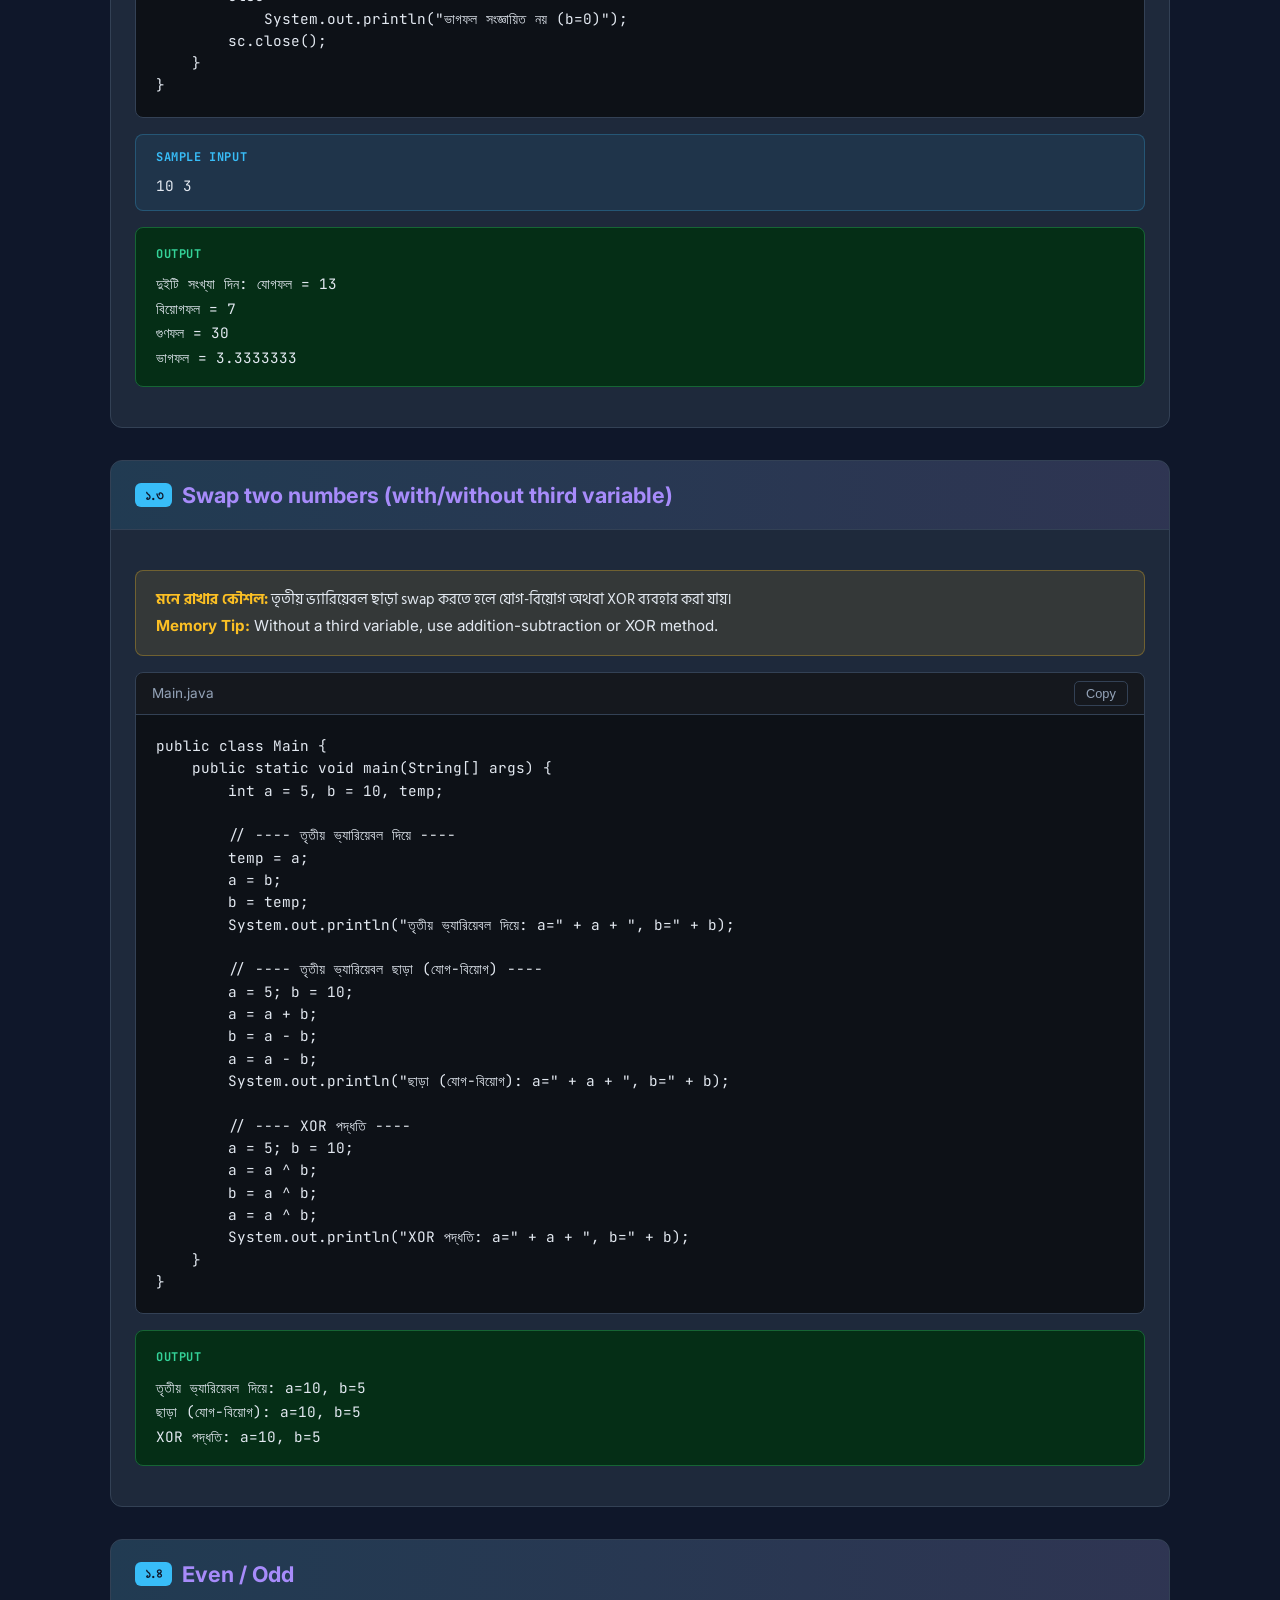
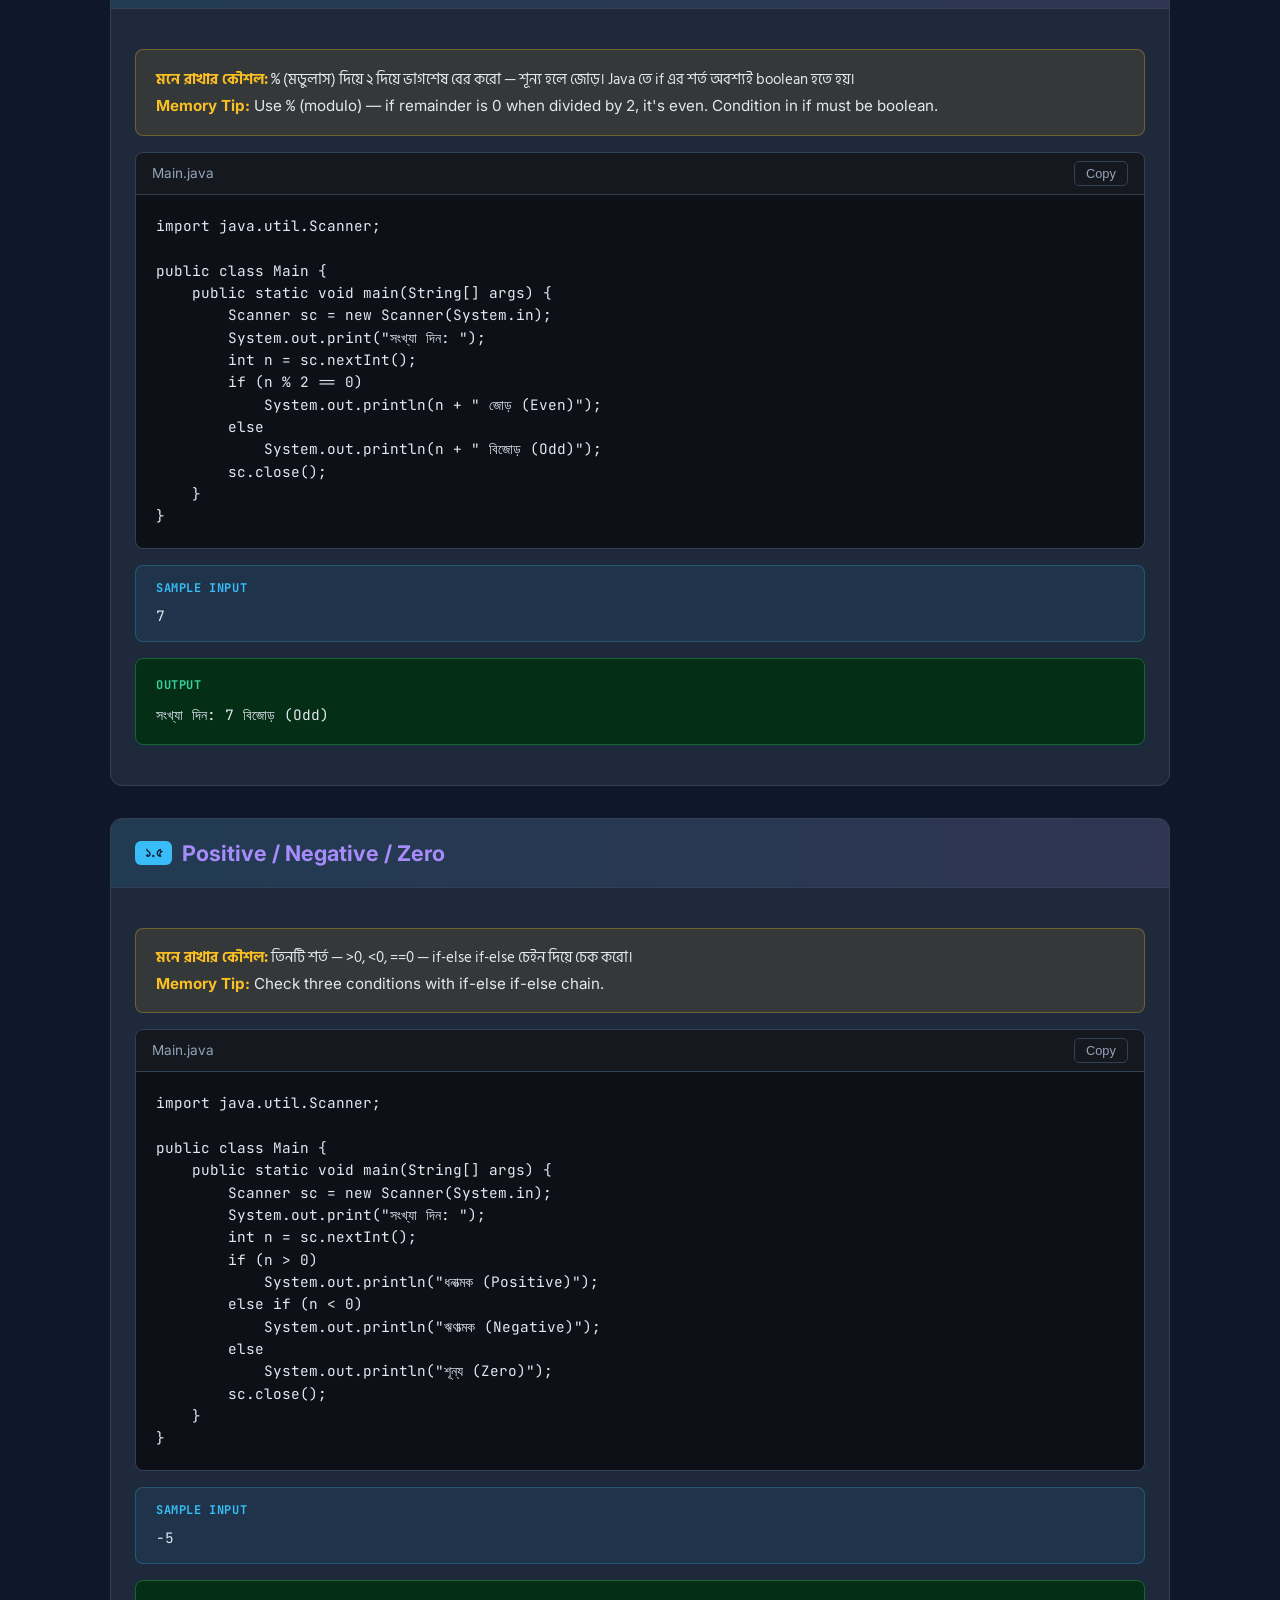
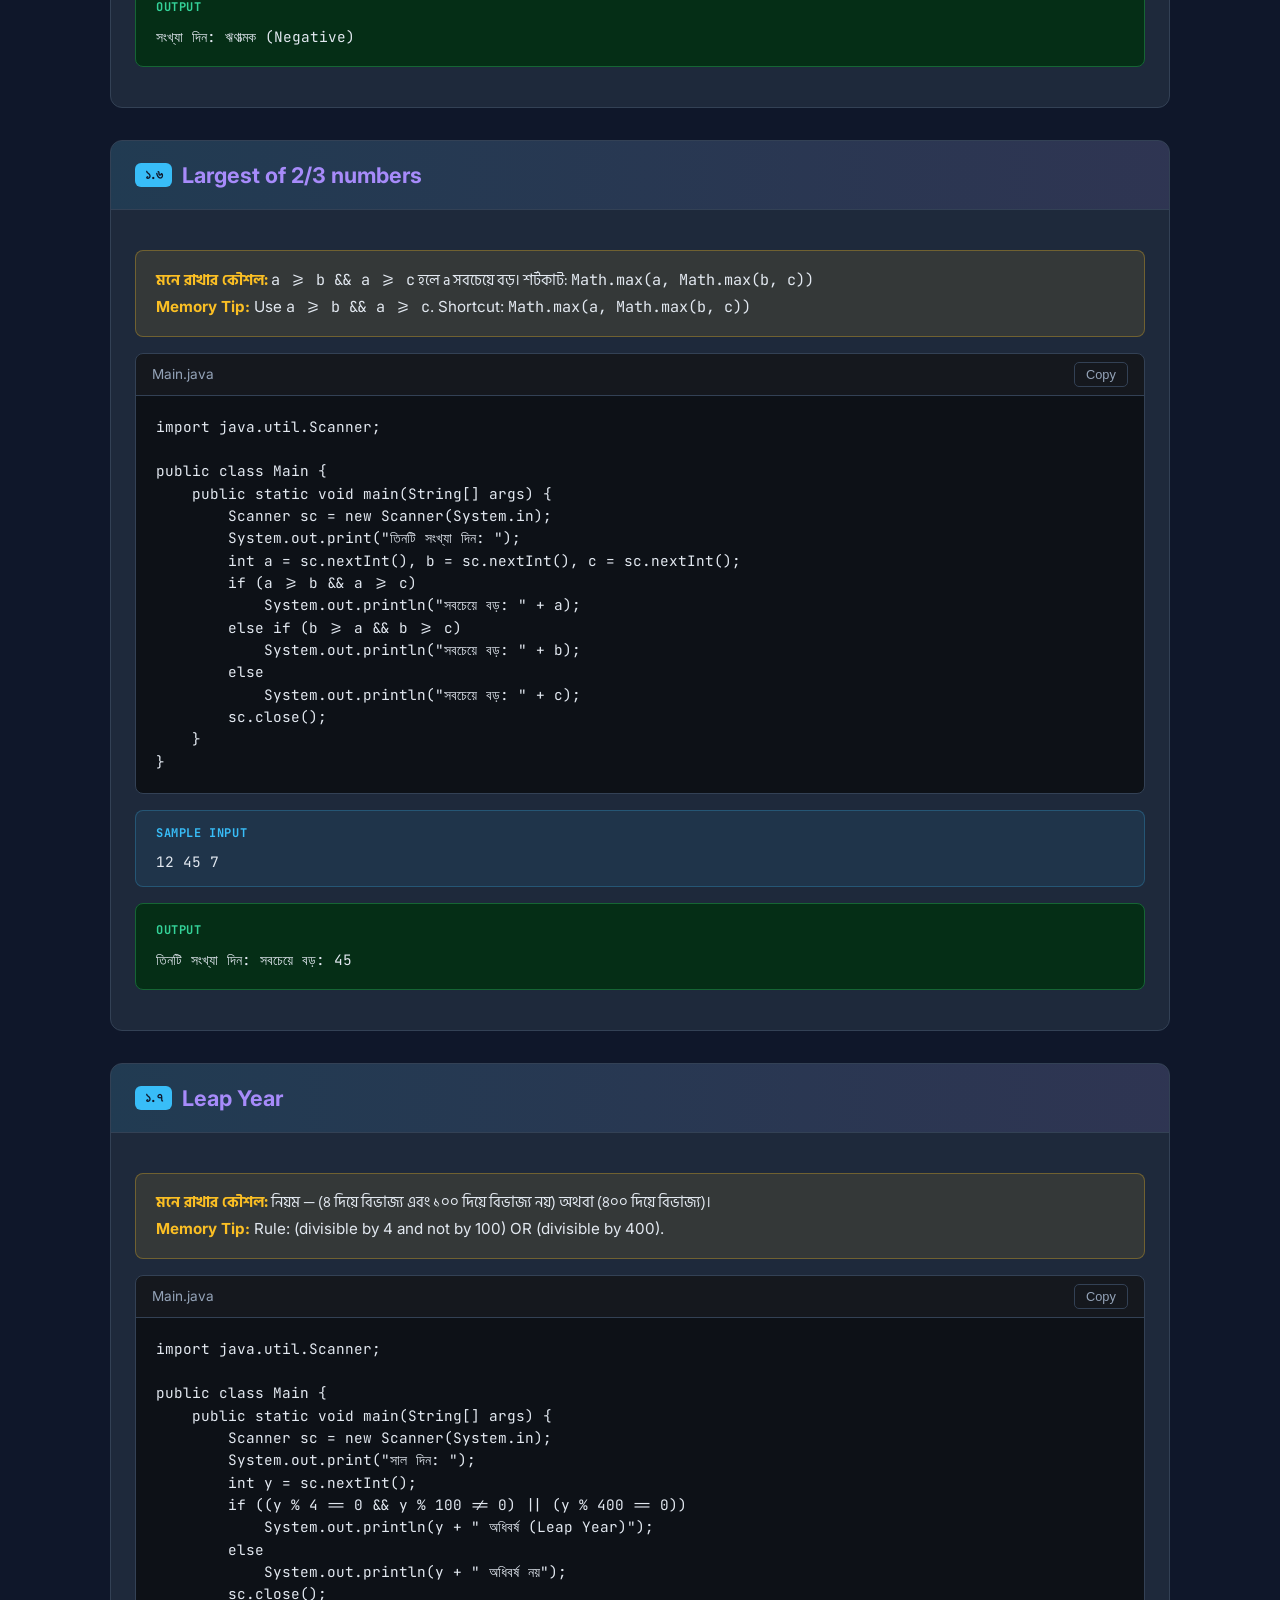
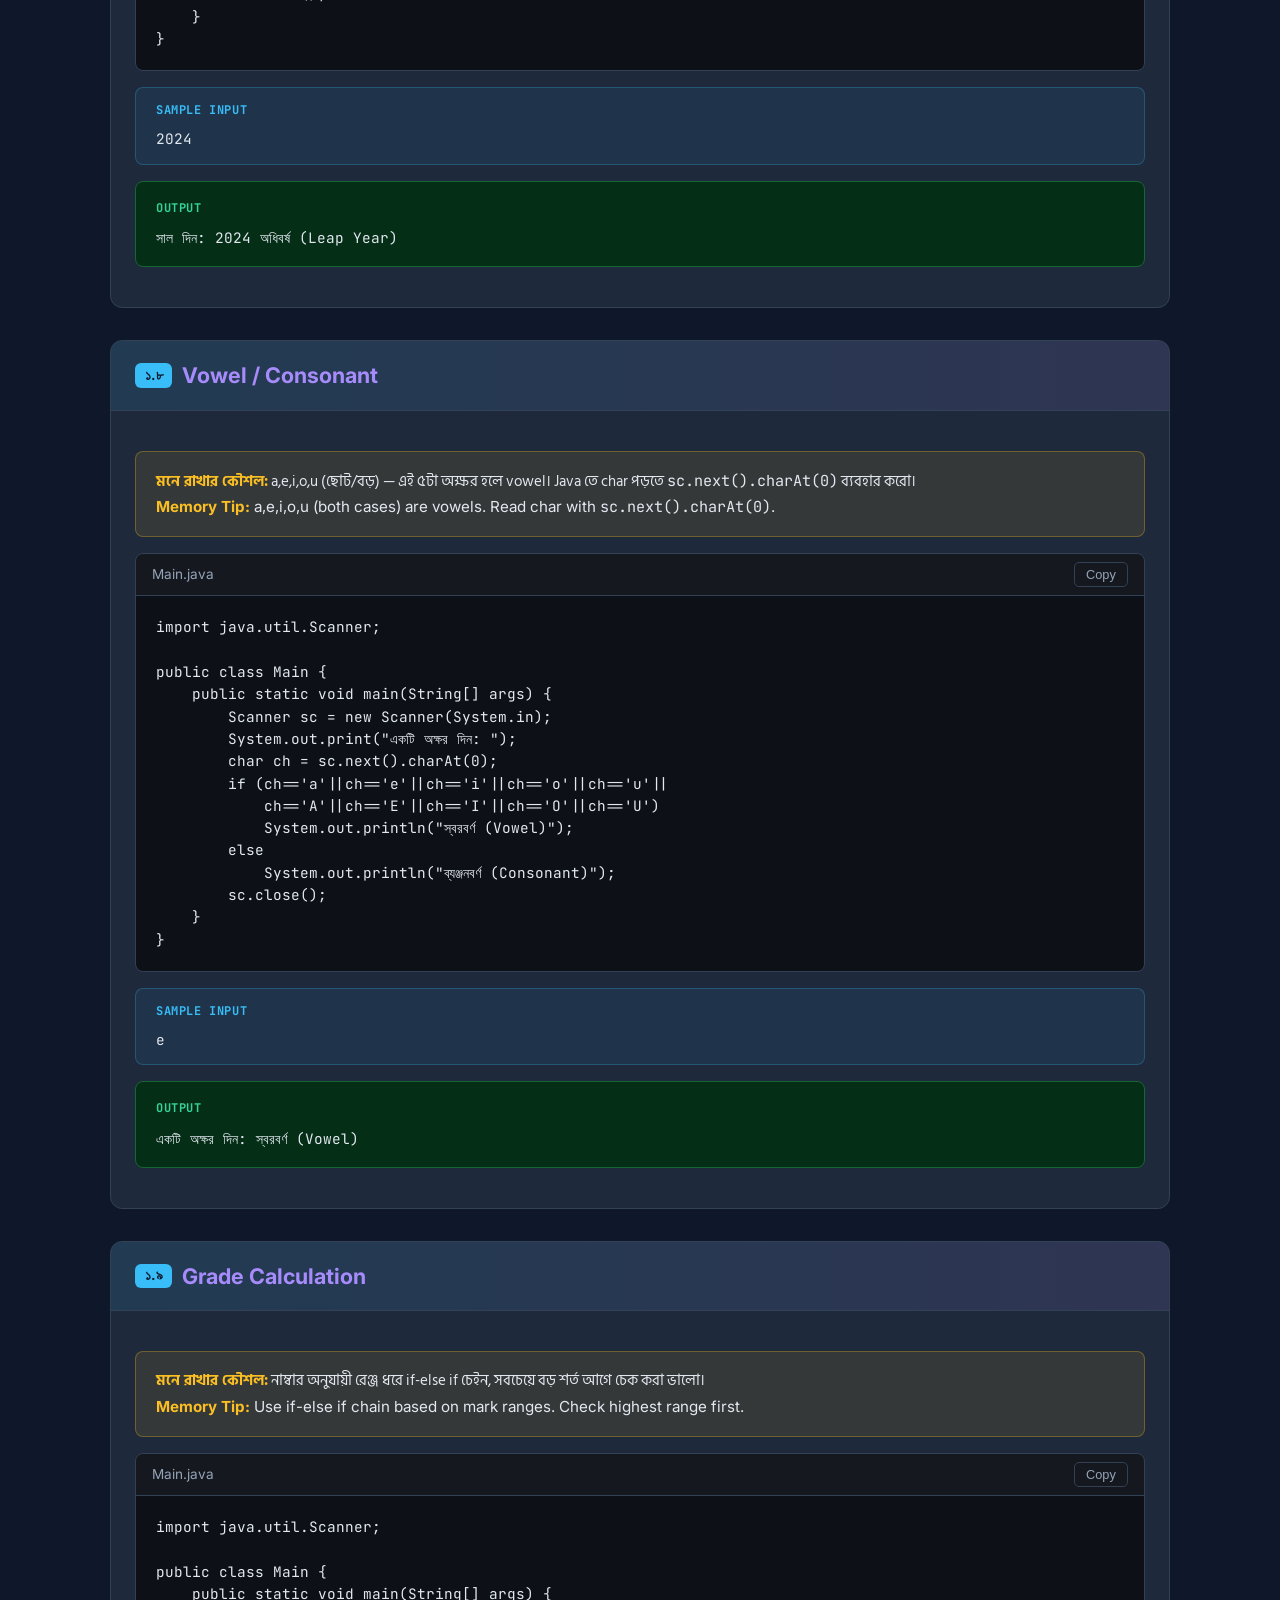
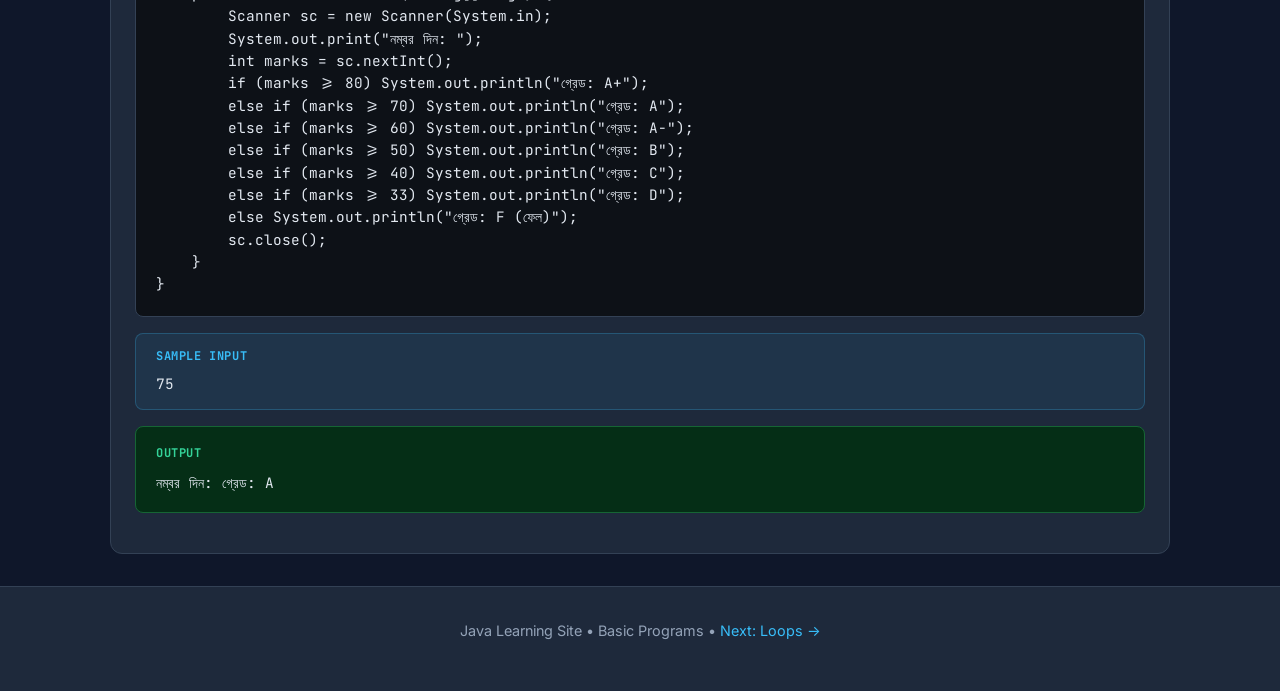
<file: basic.html>
<!DOCTYPE html>
<html lang="bn">
<head>
  <meta charset="UTF-8">
  <meta name="viewport" content="width=device-width, initial-scale=1.0">
  <title>১. Basic Programs | বেসিক প্রোগ্রাম</title>
  <link rel="stylesheet" href="css/styles.css">
  <link href="https://fonts.googleapis.com/css2?family=Hind+Siliguri:wght@400;500;600;700&family=Inter:wght@400;500;600;700;800&family=JetBrains+Mono:wght@400;500&display=swap" rel="stylesheet">
</head>
<body class="lang-both">
  <header>
    <div class="container header-inner">
      <div class="logo">☕ Java <span>Learning</span></div>
      <div class="lang-toggle">
        <button class="lang-btn" data-lang="bn">বাংলা</button>
        <button class="lang-btn" data-lang="en">English</button>
        <button class="lang-btn active" data-lang="both">Both</button>
      </div>
    </div>
  </header>
  <nav>
    <div class="container nav-inner">
      <a href="index.html">Home</a>
      <a href="tutorial.html">০. Tutorial</a>
      <a href="basic.html">১. Basic</a>
      <a href="loops.html">২. Loops</a>
      <a href="patterns.html">৩. Patterns</a>
      <a href="arrays.html">৪. Arrays</a>
      <a href="strings.html">৫. Strings</a>
      <a href="functions.html">৬. Functions</a>
      <a href="references.html">৭. References</a>
      <a href="classes.html">৮. Classes</a>
      <a href="files.html">৯. Files</a>
      <a href="memory.html">১০. Memory</a>
      <a href="ds.html">১১. Data Structures</a>
      <a href="exam.html">১২. Exam Programs</a>
      <a href="conversion.html">Conversion Sheet</a>
    </div>
  </nav>

  <main class="container">
    <h1 class="bn">১. বেসিক প্রোগ্রাম (Basic Programs)</h1>
    <h1 class="en">1. Basic Programs</h1>
    <p class="bn">এখানে সবচেয়ে মৌলিক প্রোগ্রামগুলো আছে। প্রতিটি প্রোগ্রামে বাংলা কমেন্ট, মনে রাখার কৌশল এবং আসল আউটপুট দেওয়া আছে।</p>
    <p class="en">These are the most fundamental programs. Each includes Bangla comments, memory tricks, and real output.</p>

    <!-- 1.1 Hello World -->
    <article class="program" id="hello">
      <div class="program-header"><h3><span class="num">১.১</span> Hello World</h3></div>
      <div class="program-body">
        <div class="tip">
          <div class="bn"><strong>মনে রাখার কৌশল:</strong> Java তে সবকিছু class এর ভিতরে লিখতে হয়। public class এর নাম ফাইলের নামের সাথে হুবহু মিলতে হয় (Main.java)। প্রোগ্রাম শুরু হয় <code>public static void main(String[] args)</code> থেকে। C++ এর <code>cout</code> এর বদলে <code>System.out.println()</code> ব্যবহার হয়।</div>
          <div class="en"><strong>Memory Tip:</strong> Everything in Java must be inside a class. The public class name must exactly match the filename (Main.java). Program starts from <code>public static void main(String[] args)</code>. Use <code>System.out.println()</code> instead of C++ <code>cout</code>.</div>
        </div>
        <div class="code-block">
          <div class="code-header"><span>Main.java</span><button class="copy-btn">Copy</button></div>
          <pre><code>public class Main {
    public static void main(String[] args) {
        System.out.println("Hello World"); // স্ক্রিনে টেক্সট প্রিন্ট করে
    }
}</code></pre>
        </div>
        <div class="output">Hello World</div>
      </div>
    </article>

    <!-- 1.2 Add Subtract Multiply Divide -->
    <article class="program" id="arithmetic">
      <div class="program-header"><h3><span class="num">১.২</span> Add, Subtract, Multiply, Divide</h3></div>
      <div class="program-body">
        <div class="tip">
          <div class="bn"><strong>মনে রাখার কৌশল:</strong> ইনপুটের জন্য <code>java.util.Scanner</code> ক্লাস লাগে — <code>Scanner sc = new Scanner(System.in);</code> তারপর <code>sc.nextInt()</code> দিয়ে সংখ্যা পড়া যায়। ভাগের আগে দ্বিতীয় সংখ্যা শূন্য কিনা চেক করা ভালো অভ্যাস।</div>
          <div class="en"><strong>Memory Tip:</strong> Use <code>java.util.Scanner</code> for input — <code>Scanner sc = new Scanner(System.in);</code> then <code>sc.nextInt()</code>. Always check for division by zero.</div>
        </div>
        <div class="code-block">
          <div class="code-header"><span>Main.java</span><button class="copy-btn">Copy</button></div>
          <pre><code>import java.util.Scanner;

public class Main {
    public static void main(String[] args) {
        Scanner sc = new Scanner(System.in);
        System.out.print("দুইটি সংখ্যা দিন: ");
        int a = sc.nextInt();
        int b = sc.nextInt();
        System.out.println("যোগফল = " + (a + b));
        System.out.println("বিয়োগফল = " + (a - b));
        System.out.println("গুণফল = " + (a * b));
        if (b != 0)
            System.out.println("ভাগফল = " + (float) a / b);
        else
            System.out.println("ভাগফল সংজ্ঞায়িত নয় (b=0)");
        sc.close();
    }
}</code></pre>
        </div>
        <div class="input-sample">10 3</div>
        <div class="output">দুইটি সংখ্যা দিন: যোগফল = 13
বিয়োগফল = 7
গুণফল = 30
ভাগফল = 3.3333333</div>
      </div>
    </article>

    <!-- 1.3 Swap -->
    <article class="program" id="swap">
      <div class="program-header"><h3><span class="num">১.৩</span> Swap two numbers (with/without third variable)</h3></div>
      <div class="program-body">
        <div class="tip">
          <div class="bn"><strong>মনে রাখার কৌশল:</strong> তৃতীয় ভ্যারিয়েবল ছাড়া swap করতে হলে যোগ-বিয়োগ অথবা XOR ব্যবহার করা যায়।</div>
          <div class="en"><strong>Memory Tip:</strong> Without a third variable, use addition-subtraction or XOR method.</div>
        </div>
        <div class="code-block">
          <div class="code-header"><span>Main.java</span><button class="copy-btn">Copy</button></div>
          <pre><code>public class Main {
    public static void main(String[] args) {
        int a = 5, b = 10, temp;

        // ---- তৃতীয় ভ্যারিয়েবল দিয়ে ----
        temp = a;
        a = b;
        b = temp;
        System.out.println("তৃতীয় ভ্যারিয়েবল দিয়ে: a=" + a + ", b=" + b);

        // ---- তৃতীয় ভ্যারিয়েবল ছাড়া (যোগ-বিয়োগ) ----
        a = 5; b = 10;
        a = a + b;
        b = a - b;
        a = a - b;
        System.out.println("ছাড়া (যোগ-বিয়োগ): a=" + a + ", b=" + b);

        // ---- XOR পদ্ধতি ----
        a = 5; b = 10;
        a = a ^ b;
        b = a ^ b;
        a = a ^ b;
        System.out.println("XOR পদ্ধতি: a=" + a + ", b=" + b);
    }
}</code></pre>
        </div>
        <div class="output">তৃতীয় ভ্যারিয়েবল দিয়ে: a=10, b=5
ছাড়া (যোগ-বিয়োগ): a=10, b=5
XOR পদ্ধতি: a=10, b=5</div>
      </div>
    </article>

    <!-- 1.4 Even/Odd -->
    <article class="program" id="evenodd">
      <div class="program-header"><h3><span class="num">১.৪</span> Even / Odd</h3></div>
      <div class="program-body">
        <div class="tip">
          <div class="bn"><strong>মনে রাখার কৌশল:</strong> <code>%</code> (মডুলাস) দিয়ে ২ দিয়ে ভাগশেষ বের করো — শূন্য হলে জোড়। Java তে if এর শর্ত অবশ্যই boolean হতে হয়।</div>
          <div class="en"><strong>Memory Tip:</strong> Use <code>%</code> (modulo) — if remainder is 0 when divided by 2, it's even. Condition in if must be boolean.</div>
        </div>
        <div class="code-block">
          <div class="code-header"><span>Main.java</span><button class="copy-btn">Copy</button></div>
          <pre><code>import java.util.Scanner;

public class Main {
    public static void main(String[] args) {
        Scanner sc = new Scanner(System.in);
        System.out.print("সংখ্যা দিন: ");
        int n = sc.nextInt();
        if (n % 2 == 0)
            System.out.println(n + " জোড় (Even)");
        else
            System.out.println(n + " বিজোড় (Odd)");
        sc.close();
    }
}</code></pre>
        </div>
        <div class="input-sample">7</div>
        <div class="output">সংখ্যা দিন: 7 বিজোড় (Odd)</div>
      </div>
    </article>

    <!-- 1.5 Positive/Negative/Zero -->
    <article class="program" id="sign">
      <div class="program-header"><h3><span class="num">১.৫</span> Positive / Negative / Zero</h3></div>
      <div class="program-body">
        <div class="tip">
          <div class="bn"><strong>মনে রাখার কৌশল:</strong> তিনটি শর্ত — &gt;0, &lt;0, ==0 — if-else if-else চেইন দিয়ে চেক করো।</div>
          <div class="en"><strong>Memory Tip:</strong> Check three conditions with if-else if-else chain.</div>
        </div>
        <div class="code-block">
          <div class="code-header"><span>Main.java</span><button class="copy-btn">Copy</button></div>
          <pre><code>import java.util.Scanner;

public class Main {
    public static void main(String[] args) {
        Scanner sc = new Scanner(System.in);
        System.out.print("সংখ্যা দিন: ");
        int n = sc.nextInt();
        if (n > 0)
            System.out.println("ধনাত্মক (Positive)");
        else if (n < 0)
            System.out.println("ঋণাত্মক (Negative)");
        else
            System.out.println("শূন্য (Zero)");
        sc.close();
    }
}</code></pre>
        </div>
        <div class="input-sample">-5</div>
        <div class="output">সংখ্যা দিন: ঋণাত্মক (Negative)</div>
      </div>
    </article>

    <!-- 1.6 Largest of 2/3 -->
    <article class="program" id="largest">
      <div class="program-header"><h3><span class="num">১.৬</span> Largest of 2/3 numbers</h3></div>
      <div class="program-body">
        <div class="tip">
          <div class="bn"><strong>মনে রাখার কৌশল:</strong> <code>a &gt;= b && a &gt;= c</code> হলে a সবচেয়ে বড়। শর্টকাট: <code>Math.max(a, Math.max(b, c))</code></div>
          <div class="en"><strong>Memory Tip:</strong> Use <code>a &gt;= b && a &gt;= c</code>. Shortcut: <code>Math.max(a, Math.max(b, c))</code></div>
        </div>
        <div class="code-block">
          <div class="code-header"><span>Main.java</span><button class="copy-btn">Copy</button></div>
          <pre><code>import java.util.Scanner;

public class Main {
    public static void main(String[] args) {
        Scanner sc = new Scanner(System.in);
        System.out.print("তিনটি সংখ্যা দিন: ");
        int a = sc.nextInt(), b = sc.nextInt(), c = sc.nextInt();
        if (a >= b && a >= c)
            System.out.println("সবচেয়ে বড়: " + a);
        else if (b >= a && b >= c)
            System.out.println("সবচেয়ে বড়: " + b);
        else
            System.out.println("সবচেয়ে বড়: " + c);
        sc.close();
    }
}</code></pre>
        </div>
        <div class="input-sample">12 45 7</div>
        <div class="output">তিনটি সংখ্যা দিন: সবচেয়ে বড়: 45</div>
      </div>
    </article>

    <!-- 1.7 Leap Year -->
    <article class="program" id="leap">
      <div class="program-header"><h3><span class="num">১.৭</span> Leap Year</h3></div>
      <div class="program-body">
        <div class="tip">
          <div class="bn"><strong>মনে রাখার কৌশল:</strong> নিয়ম — (৪ দিয়ে বিভাজ্য এবং ১০০ দিয়ে বিভাজ্য নয়) অথবা (৪০০ দিয়ে বিভাজ্য)।</div>
          <div class="en"><strong>Memory Tip:</strong> Rule: (divisible by 4 and not by 100) OR (divisible by 400).</div>
        </div>
        <div class="code-block">
          <div class="code-header"><span>Main.java</span><button class="copy-btn">Copy</button></div>
          <pre><code>import java.util.Scanner;

public class Main {
    public static void main(String[] args) {
        Scanner sc = new Scanner(System.in);
        System.out.print("সাল দিন: ");
        int y = sc.nextInt();
        if ((y % 4 == 0 && y % 100 != 0) || (y % 400 == 0))
            System.out.println(y + " অধিবর্ষ (Leap Year)");
        else
            System.out.println(y + " অধিবর্ষ নয়");
        sc.close();
    }
}</code></pre>
        </div>
        <div class="input-sample">2024</div>
        <div class="output">সাল দিন: 2024 অধিবর্ষ (Leap Year)</div>
      </div>
    </article>

    <!-- 1.8 Vowel/Consonant -->
    <article class="program" id="vowel">
      <div class="program-header"><h3><span class="num">১.৮</span> Vowel / Consonant</h3></div>
      <div class="program-body">
        <div class="tip">
          <div class="bn"><strong>মনে রাখার কৌশল:</strong> a,e,i,o,u (ছোট/বড়) — এই ৫টা অক্ষর হলে vowel। Java তে char পড়তে <code>sc.next().charAt(0)</code> ব্যবহার করো।</div>
          <div class="en"><strong>Memory Tip:</strong> a,e,i,o,u (both cases) are vowels. Read char with <code>sc.next().charAt(0)</code>.</div>
        </div>
        <div class="code-block">
          <div class="code-header"><span>Main.java</span><button class="copy-btn">Copy</button></div>
          <pre><code>import java.util.Scanner;

public class Main {
    public static void main(String[] args) {
        Scanner sc = new Scanner(System.in);
        System.out.print("একটি অক্ষর দিন: ");
        char ch = sc.next().charAt(0);
        if (ch=='a'||ch=='e'||ch=='i'||ch=='o'||ch=='u'||
            ch=='A'||ch=='E'||ch=='I'||ch=='O'||ch=='U')
            System.out.println("স্বরবর্ণ (Vowel)");
        else
            System.out.println("ব্যঞ্জনবর্ণ (Consonant)");
        sc.close();
    }
}</code></pre>
        </div>
        <div class="input-sample">e</div>
        <div class="output">একটি অক্ষর দিন: স্বরবর্ণ (Vowel)</div>
      </div>
    </article>

    <!-- 1.9 Grade -->
    <article class="program" id="grade">
      <div class="program-header"><h3><span class="num">১.৯</span> Grade Calculation</h3></div>
      <div class="program-body">
        <div class="tip">
          <div class="bn"><strong>মনে রাখার কৌশল:</strong> নাম্বার অনুযায়ী রেঞ্জ ধরে if-else if চেইন, সবচেয়ে বড় শর্ত আগে চেক করা ভালো।</div>
          <div class="en"><strong>Memory Tip:</strong> Use if-else if chain based on mark ranges. Check highest range first.</div>
        </div>
        <div class="code-block">
          <div class="code-header"><span>Main.java</span><button class="copy-btn">Copy</button></div>
          <pre><code>import java.util.Scanner;

public class Main {
    public static void main(String[] args) {
        Scanner sc = new Scanner(System.in);
        System.out.print("নম্বর দিন: ");
        int marks = sc.nextInt();
        if (marks >= 80) System.out.println("গ্রেড: A+");
        else if (marks >= 70) System.out.println("গ্রেড: A");
        else if (marks >= 60) System.out.println("গ্রেড: A-");
        else if (marks >= 50) System.out.println("গ্রেড: B");
        else if (marks >= 40) System.out.println("গ্রেড: C");
        else if (marks >= 33) System.out.println("গ্রেড: D");
        else System.out.println("গ্রেড: F (ফেল)");
        sc.close();
    }
}</code></pre>
        </div>
        <div class="input-sample">75</div>
        <div class="output">নম্বর দিন: গ্রেড: A</div>
      </div>
    </article>

  </main>

  <footer>
    <div class="container">
      <p>Java Learning Site • Basic Programs • <a href="loops.html">Next: Loops →</a></p>
    </div>
  </footer>
  <script src="js/main.js"></script>
</body>
</html>
</file>
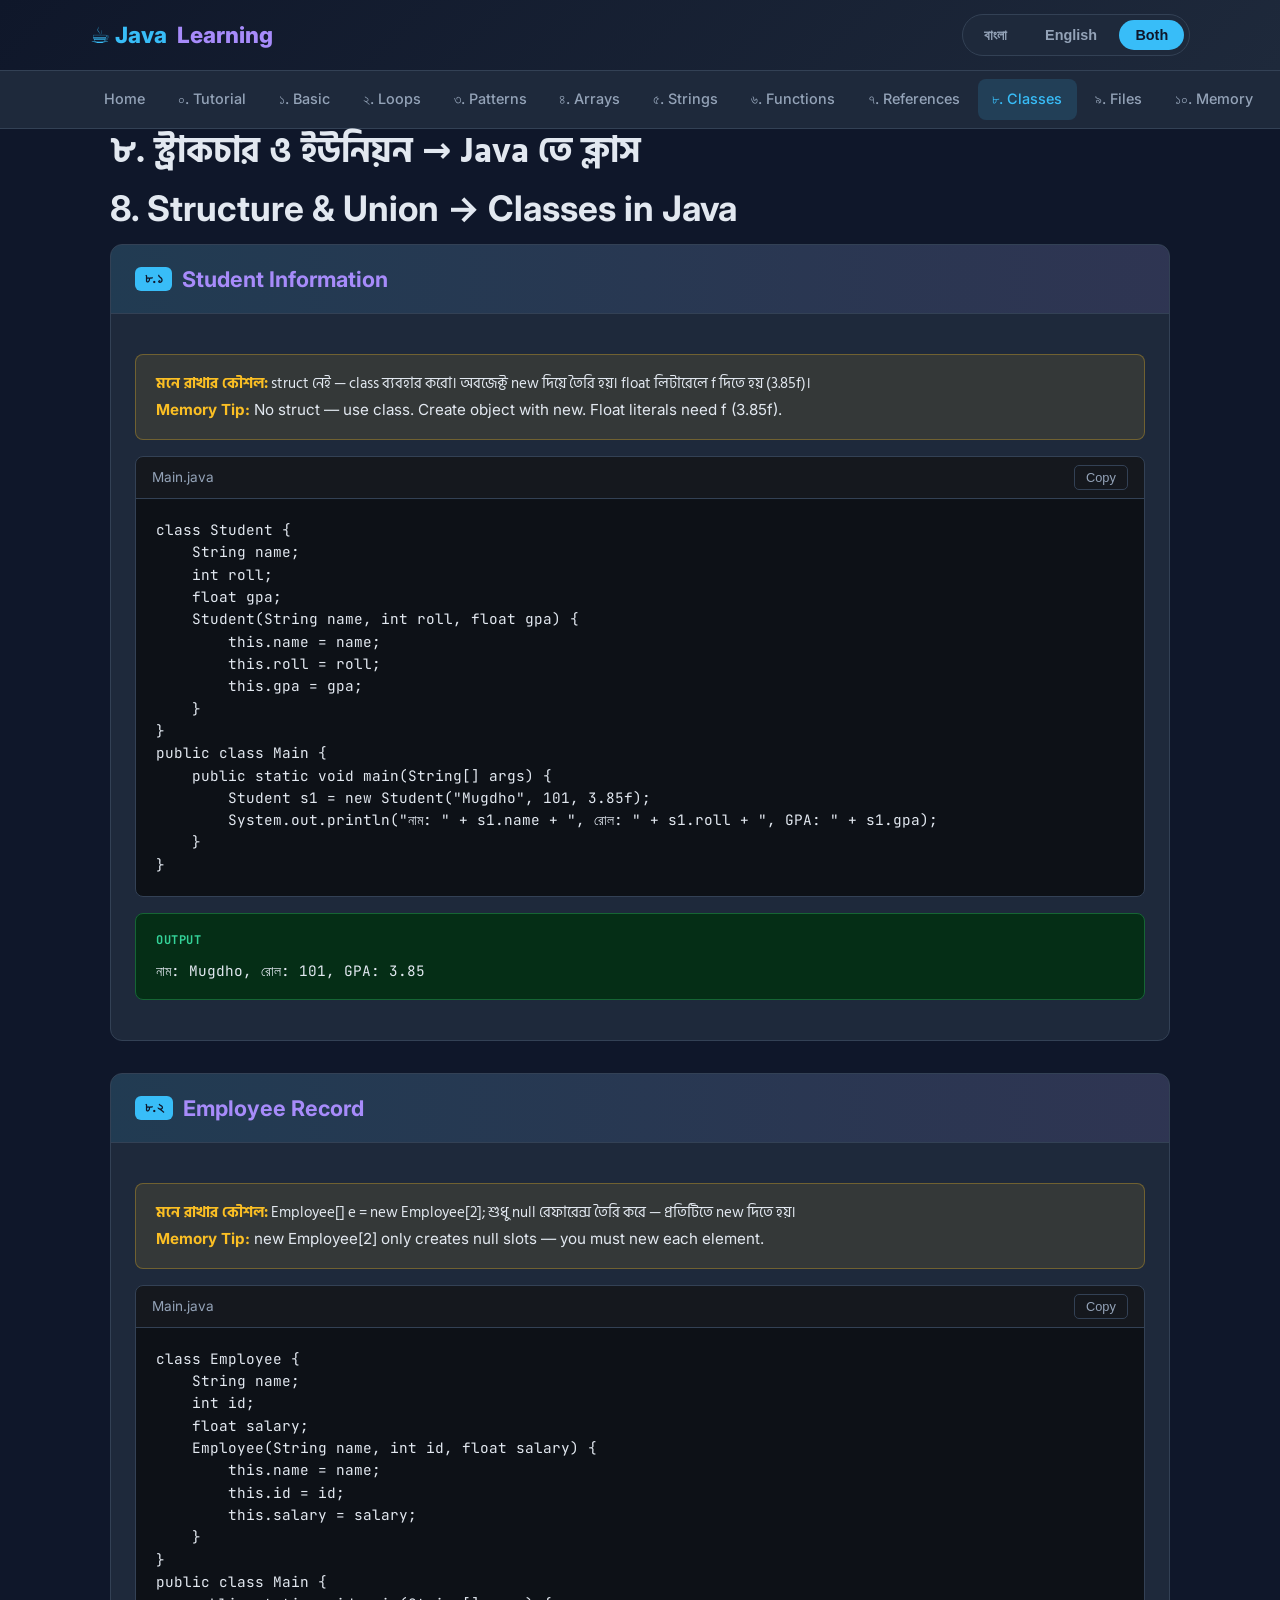
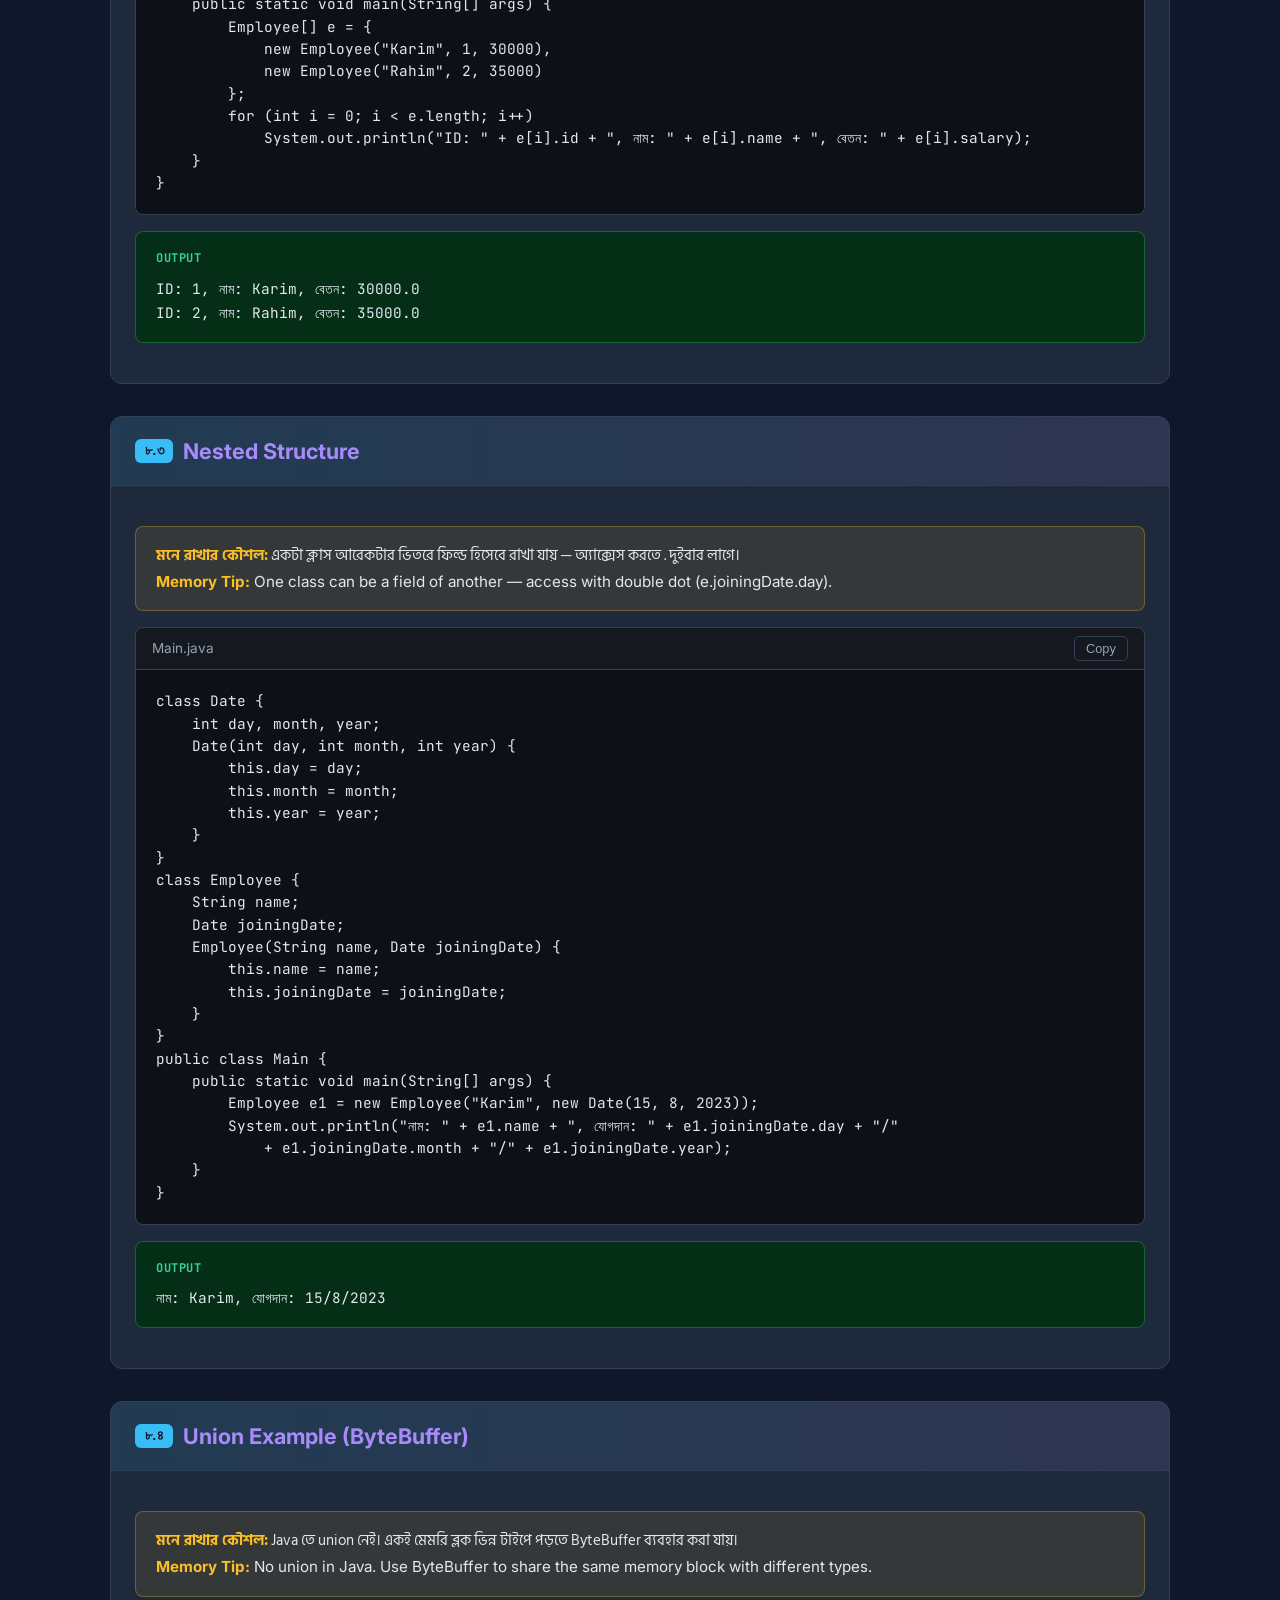
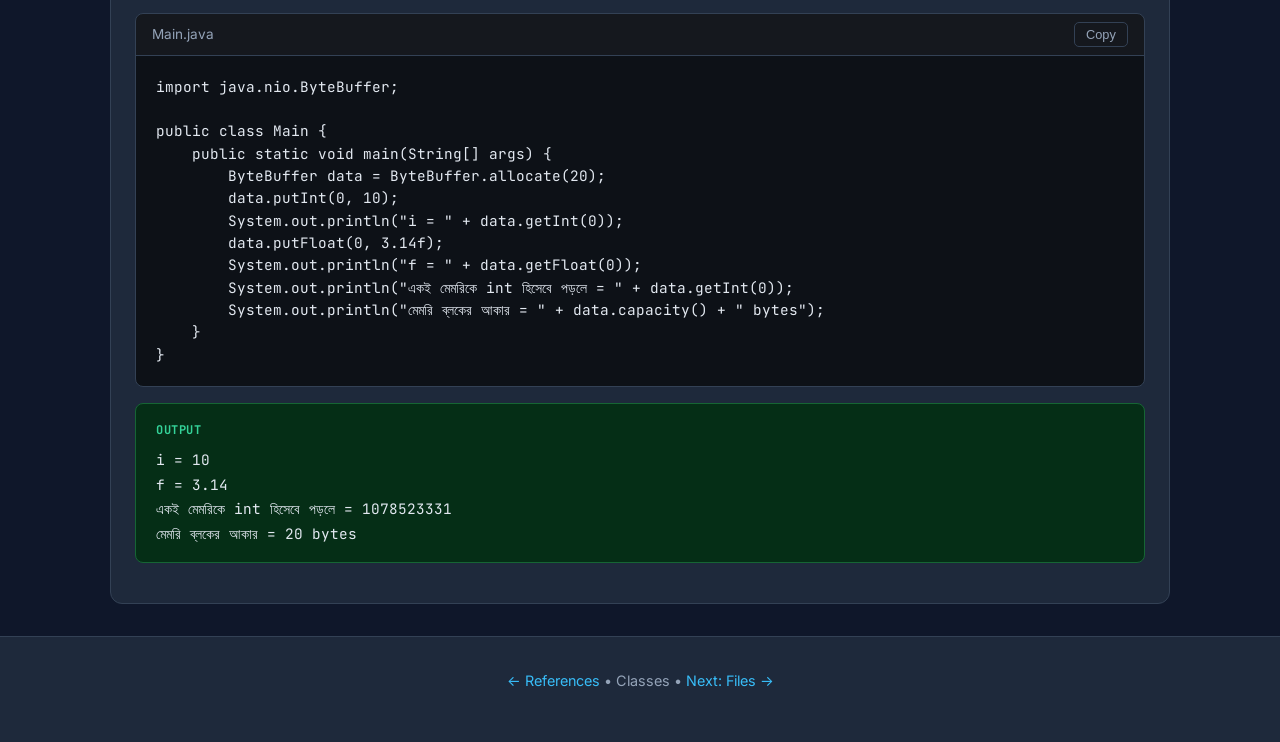
<file: classes.html>
<!DOCTYPE html>
<html lang="bn">
<head>
  <meta charset="UTF-8">
  <meta name="viewport" content="width=device-width, initial-scale=1.0">
  <title>৮. Classes | ক্লাস (স্ট্রাকচার)</title>
  <link rel="stylesheet" href="css/styles.css">
  <link href="https://fonts.googleapis.com/css2?family=Hind+Siliguri:wght@400;500;600;700&family=Inter:wght@400;500;600;700;800&family=JetBrains+Mono:wght@400;500&display=swap" rel="stylesheet">
</head>
<body class="lang-both">
  <header>
    <div class="container header-inner">
      <div class="logo">☕ Java <span>Learning</span></div>
      <div class="lang-toggle">
        <button class="lang-btn" data-lang="bn">বাংলা</button>
        <button class="lang-btn" data-lang="en">English</button>
        <button class="lang-btn active" data-lang="both">Both</button>
      </div>
    </div>
  </header>
  <nav>
    <div class="container nav-inner">
      <a href="index.html">Home</a>
      <a href="tutorial.html">০. Tutorial</a>
      <a href="basic.html">১. Basic</a>
      <a href="loops.html">২. Loops</a>
      <a href="patterns.html">৩. Patterns</a>
      <a href="arrays.html">৪. Arrays</a>
      <a href="strings.html">৫. Strings</a>
      <a href="functions.html">৬. Functions</a>
      <a href="references.html">৭. References</a>
      <a href="classes.html">৮. Classes</a>
      <a href="files.html">৯. Files</a>
      <a href="memory.html">১০. Memory</a>
      <a href="ds.html">১১. Data Structures</a>
      <a href="exam.html">১২. Exam Programs</a>
      <a href="conversion.html">Conversion Sheet</a>
    </div>
  </nav>

  <main class="container">
    <h1 class="bn">৮. স্ট্রাকচার ও ইউনিয়ন → Java তে ক্লাস</h1>
    <h1 class="en">8. Structure & Union → Classes in Java</h1>

    <article class="program">
      <div class="program-header"><h3><span class="num">৮.১</span> Student Information</h3></div>
      <div class="program-body">
        <div class="tip">
          <div class="bn"><strong>মনে রাখার কৌশল:</strong> struct নেই — class ব্যবহার করো। অবজেক্ট new দিয়ে তৈরি হয়। float লিটারেলে f দিতে হয় (3.85f)।</div>
          <div class="en"><strong>Memory Tip:</strong> No struct — use class. Create object with new. Float literals need f (3.85f).</div>
        </div>
        <div class="code-block">
          <div class="code-header"><span>Main.java</span><button class="copy-btn">Copy</button></div>
          <pre><code>class Student {
    String name;
    int roll;
    float gpa;
    Student(String name, int roll, float gpa) {
        this.name = name;
        this.roll = roll;
        this.gpa = gpa;
    }
}
public class Main {
    public static void main(String[] args) {
        Student s1 = new Student("Mugdho", 101, 3.85f);
        System.out.println("নাম: " + s1.name + ", রোল: " + s1.roll + ", GPA: " + s1.gpa);
    }
}</code></pre>
        </div>
        <div class="output">নাম: Mugdho, রোল: 101, GPA: 3.85</div>
      </div>
    </article>

    <article class="program">
      <div class="program-header"><h3><span class="num">৮.২</span> Employee Record</h3></div>
      <div class="program-body">
        <div class="tip">
          <div class="bn"><strong>মনে রাখার কৌশল:</strong> Employee[] e = new Employee[2]; শুধু null রেফারেন্স তৈরি করে — প্রতিটিতে new দিতে হয়।</div>
          <div class="en"><strong>Memory Tip:</strong> new Employee[2] only creates null slots — you must new each element.</div>
        </div>
        <div class="code-block">
          <div class="code-header"><span>Main.java</span><button class="copy-btn">Copy</button></div>
          <pre><code>class Employee {
    String name;
    int id;
    float salary;
    Employee(String name, int id, float salary) {
        this.name = name;
        this.id = id;
        this.salary = salary;
    }
}
public class Main {
    public static void main(String[] args) {
        Employee[] e = {
            new Employee("Karim", 1, 30000),
            new Employee("Rahim", 2, 35000)
        };
        for (int i = 0; i < e.length; i++)
            System.out.println("ID: " + e[i].id + ", নাম: " + e[i].name + ", বেতন: " + e[i].salary);
    }
}</code></pre>
        </div>
        <div class="output">ID: 1, নাম: Karim, বেতন: 30000.0
ID: 2, নাম: Rahim, বেতন: 35000.0</div>
      </div>
    </article>

    <article class="program">
      <div class="program-header"><h3><span class="num">৮.৩</span> Nested Structure</h3></div>
      <div class="program-body">
        <div class="tip">
          <div class="bn"><strong>মনে রাখার কৌশল:</strong> একটা ক্লাস আরেকটার ভিতরে ফিল্ড হিসেবে রাখা যায় — অ্যাক্সেস করতে . দুইবার লাগে।</div>
          <div class="en"><strong>Memory Tip:</strong> One class can be a field of another — access with double dot (e.joiningDate.day).</div>
        </div>
        <div class="code-block">
          <div class="code-header"><span>Main.java</span><button class="copy-btn">Copy</button></div>
          <pre><code>class Date {
    int day, month, year;
    Date(int day, int month, int year) {
        this.day = day;
        this.month = month;
        this.year = year;
    }
}
class Employee {
    String name;
    Date joiningDate;
    Employee(String name, Date joiningDate) {
        this.name = name;
        this.joiningDate = joiningDate;
    }
}
public class Main {
    public static void main(String[] args) {
        Employee e1 = new Employee("Karim", new Date(15, 8, 2023));
        System.out.println("নাম: " + e1.name + ", যোগদান: " + e1.joiningDate.day + "/"
            + e1.joiningDate.month + "/" + e1.joiningDate.year);
    }
}</code></pre>
        </div>
        <div class="output">নাম: Karim, যোগদান: 15/8/2023</div>
      </div>
    </article>

    <article class="program">
      <div class="program-header"><h3><span class="num">৮.৪</span> Union Example (ByteBuffer)</h3></div>
      <div class="program-body">
        <div class="tip">
          <div class="bn"><strong>মনে রাখার কৌশল:</strong> Java তে union নেই। একই মেমরি ব্লক ভিন্ন টাইপে পড়তে ByteBuffer ব্যবহার করা যায়।</div>
          <div class="en"><strong>Memory Tip:</strong> No union in Java. Use ByteBuffer to share the same memory block with different types.</div>
        </div>
        <div class="code-block">
          <div class="code-header"><span>Main.java</span><button class="copy-btn">Copy</button></div>
          <pre><code>import java.nio.ByteBuffer;

public class Main {
    public static void main(String[] args) {
        ByteBuffer data = ByteBuffer.allocate(20);
        data.putInt(0, 10);
        System.out.println("i = " + data.getInt(0));
        data.putFloat(0, 3.14f);
        System.out.println("f = " + data.getFloat(0));
        System.out.println("একই মেমরিকে int হিসেবে পড়লে = " + data.getInt(0));
        System.out.println("মেমরি ব্লকের আকার = " + data.capacity() + " bytes");
    }
}</code></pre>
        </div>
        <div class="output">i = 10
f = 3.14
একই মেমরিকে int হিসেবে পড়লে = 1078523331
মেমরি ব্লকের আকার = 20 bytes</div>
      </div>
    </article>

  </main>
  <footer>
    <div class="container">
      <p><a href="references.html">← References</a> • Classes • <a href="files.html">Next: Files →</a></p>
    </div>
  </footer>
  <script src="js/main.js"></script>
</body>
</html>
</file>
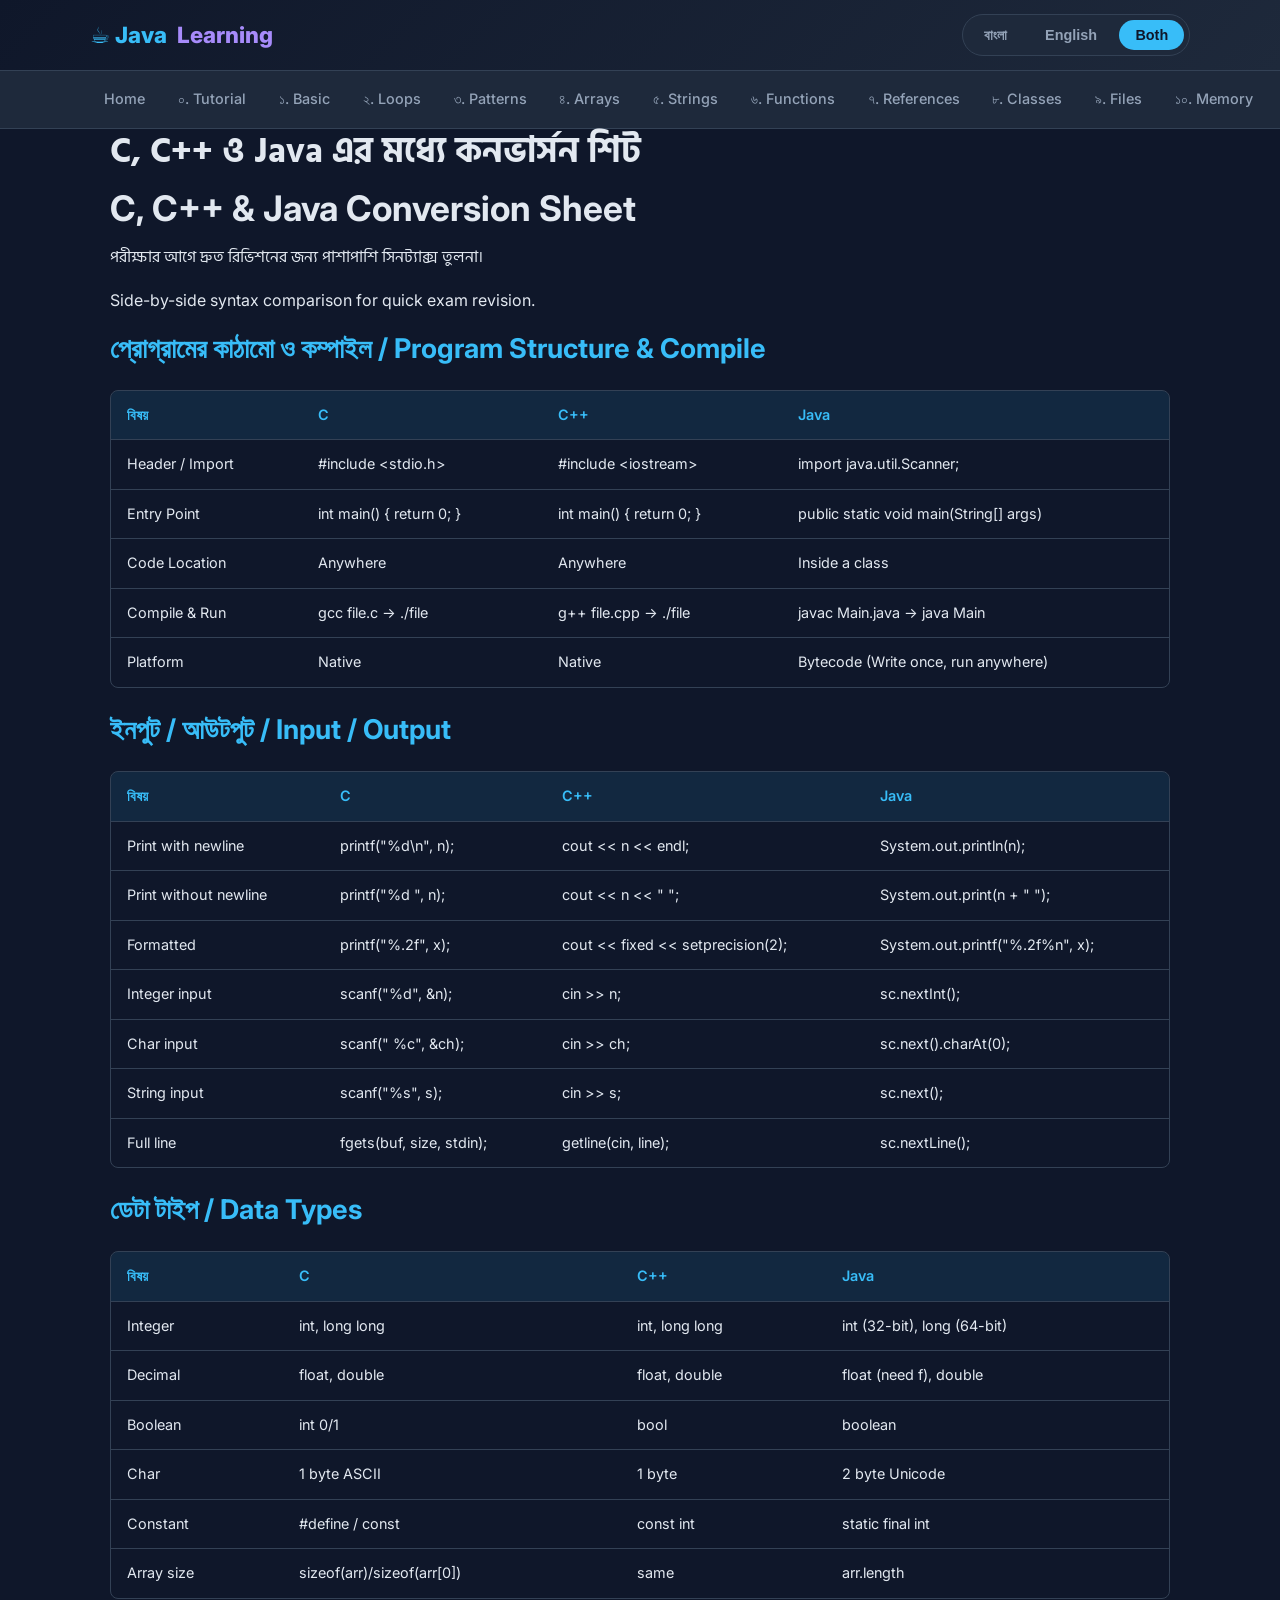
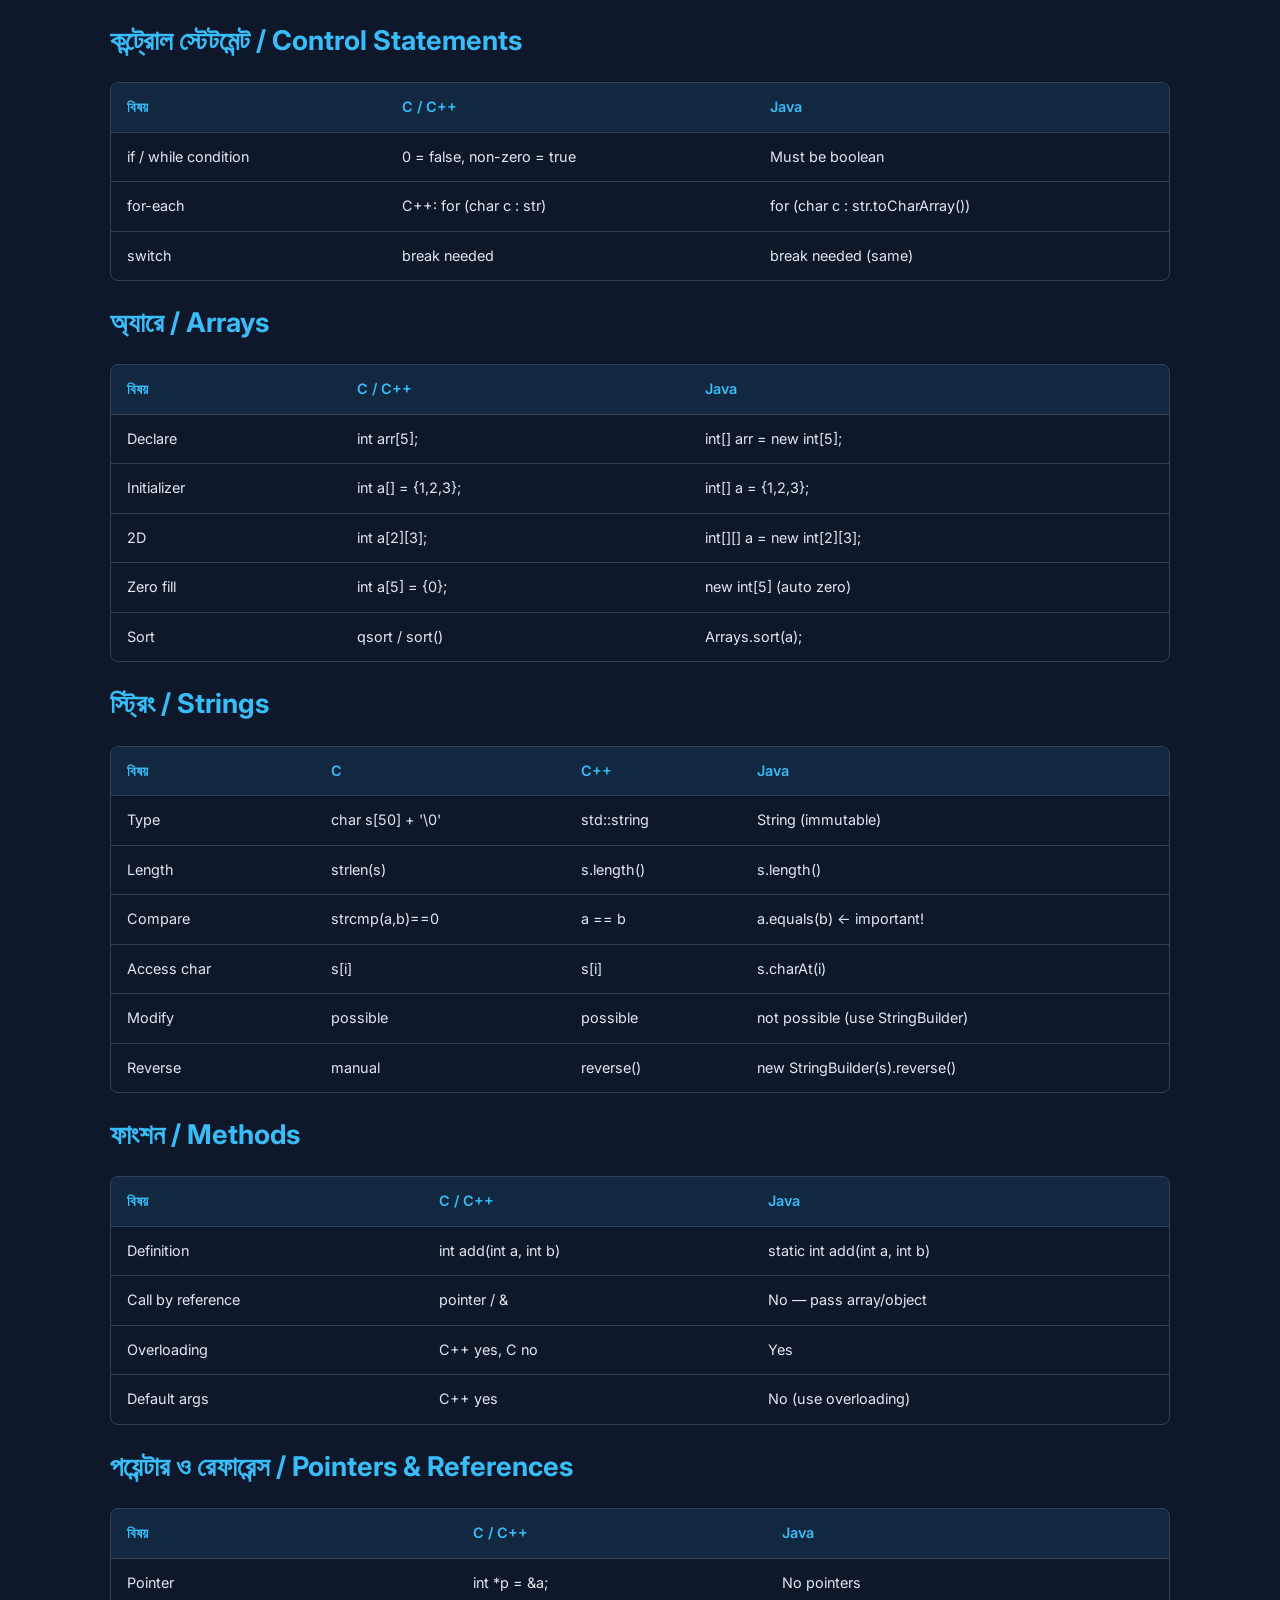
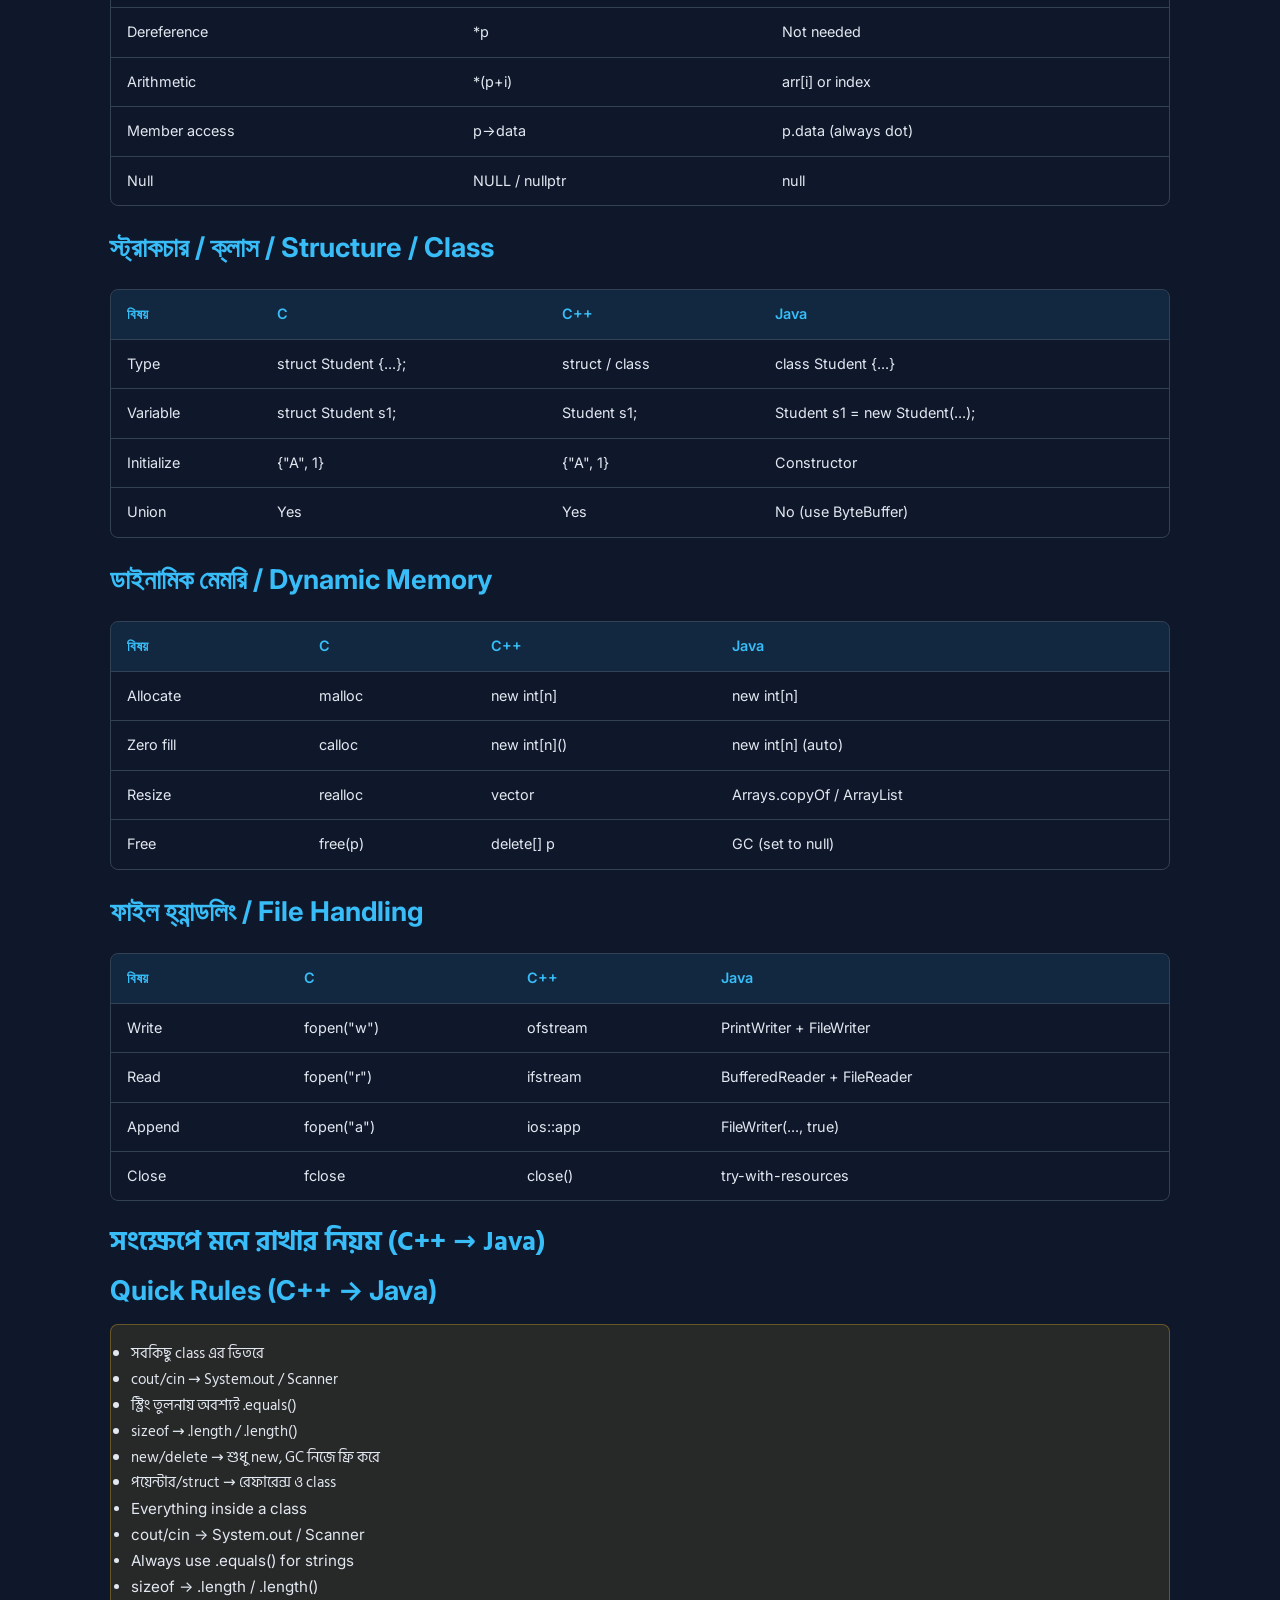
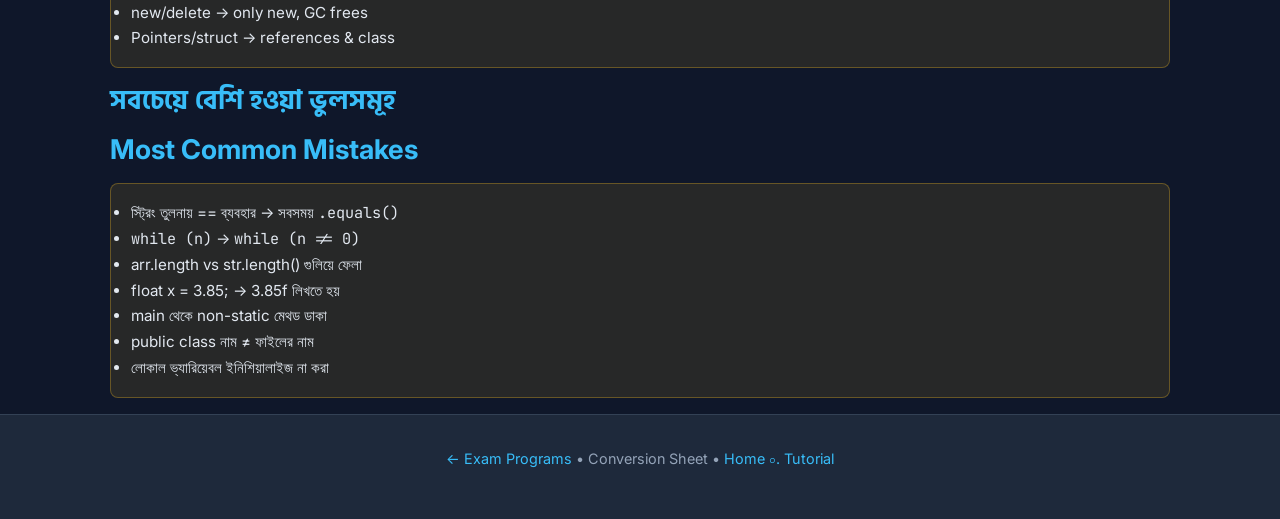
<file: conversion.html>
<!DOCTYPE html>
<html lang="bn">
<head>
  <meta charset="UTF-8">
  <meta name="viewport" content="width=device-width, initial-scale=1.0">
  <title>C / C++ → Java Conversion Sheet</title>
  <link rel="stylesheet" href="css/styles.css">
  <link href="https://fonts.googleapis.com/css2?family=Hind+Siliguri:wght@400;500;600;700&family=Inter:wght@400;500;600;700;800&family=JetBrains+Mono:wght@400;500&display=swap" rel="stylesheet">
</head>
<body class="lang-both">
  <header>
    <div class="container header-inner">
      <div class="logo">☕ Java <span>Learning</span></div>
      <div class="lang-toggle">
        <button class="lang-btn" data-lang="bn">বাংলা</button>
        <button class="lang-btn" data-lang="en">English</button>
        <button class="lang-btn active" data-lang="both">Both</button>
      </div>
    </div>
  </header>
  <nav>
    <div class="container nav-inner">
      <a href="index.html">Home</a>
      <a href="tutorial.html">০. Tutorial</a>
      <a href="basic.html">১. Basic</a>
      <a href="loops.html">২. Loops</a>
      <a href="patterns.html">৩. Patterns</a>
      <a href="arrays.html">৪. Arrays</a>
      <a href="strings.html">৫. Strings</a>
      <a href="functions.html">৬. Functions</a>
      <a href="references.html">৭. References</a>
      <a href="classes.html">৮. Classes</a>
      <a href="files.html">৯. Files</a>
      <a href="memory.html">১০. Memory</a>
      <a href="ds.html">১১. Data Structures</a>
      <a href="exam.html">১২. Exam Programs</a>
      <a href="conversion.html">Conversion Sheet</a>
    </div>
  </nav>

  <main class="container">
    <h1 class="bn">C, C++ ও Java এর মধ্যে কনভার্সন শিট</h1>
    <h1 class="en">C, C++ & Java Conversion Sheet</h1>
    <p class="bn">পরীক্ষার আগে দ্রুত রিভিশনের জন্য পাশাপাশি সিনট্যাক্স তুলনা।</p>
    <p class="en">Side-by-side syntax comparison for quick exam revision.</p>

    <h2>প্রোগ্রামের কাঠামো ও কম্পাইল / Program Structure & Compile</h2>
    <div class="table-wrap">
      <table>
        <tr><th>বিষয়</th><th>C</th><th>C++</th><th>Java</th></tr>
        <tr><td>Header / Import</td><td>#include &lt;stdio.h&gt;</td><td>#include &lt;iostream&gt;</td><td>import java.util.Scanner;</td></tr>
        <tr><td>Entry Point</td><td>int main() { return 0; }</td><td>int main() { return 0; }</td><td>public static void main(String[] args)</td></tr>
        <tr><td>Code Location</td><td>Anywhere</td><td>Anywhere</td><td>Inside a class</td></tr>
        <tr><td>Compile & Run</td><td>gcc file.c → ./file</td><td>g++ file.cpp → ./file</td><td>javac Main.java → java Main</td></tr>
        <tr><td>Platform</td><td>Native</td><td>Native</td><td>Bytecode (Write once, run anywhere)</td></tr>
      </table>
    </div>

    <h2>ইনপুট / আউটপুট / Input / Output</h2>
    <div class="table-wrap">
      <table>
        <tr><th>বিষয়</th><th>C</th><th>C++</th><th>Java</th></tr>
        <tr><td>Print with newline</td><td>printf("%d\n", n);</td><td>cout << n << endl;</td><td>System.out.println(n);</td></tr>
        <tr><td>Print without newline</td><td>printf("%d ", n);</td><td>cout << n << " ";</td><td>System.out.print(n + " ");</td></tr>
        <tr><td>Formatted</td><td>printf("%.2f", x);</td><td>cout << fixed << setprecision(2);</td><td>System.out.printf("%.2f%n", x);</td></tr>
        <tr><td>Integer input</td><td>scanf("%d", &n);</td><td>cin >> n;</td><td>sc.nextInt();</td></tr>
        <tr><td>Char input</td><td>scanf(" %c", &ch);</td><td>cin >> ch;</td><td>sc.next().charAt(0);</td></tr>
        <tr><td>String input</td><td>scanf("%s", s);</td><td>cin >> s;</td><td>sc.next();</td></tr>
        <tr><td>Full line</td><td>fgets(buf, size, stdin);</td><td>getline(cin, line);</td><td>sc.nextLine();</td></tr>
      </table>
    </div>

    <h2>ডেটা টাইপ / Data Types</h2>
    <div class="table-wrap">
      <table>
        <tr><th>বিষয়</th><th>C</th><th>C++</th><th>Java</th></tr>
        <tr><td>Integer</td><td>int, long long</td><td>int, long long</td><td>int (32-bit), long (64-bit)</td></tr>
        <tr><td>Decimal</td><td>float, double</td><td>float, double</td><td>float (need f), double</td></tr>
        <tr><td>Boolean</td><td>int 0/1</td><td>bool</td><td>boolean</td></tr>
        <tr><td>Char</td><td>1 byte ASCII</td><td>1 byte</td><td>2 byte Unicode</td></tr>
        <tr><td>Constant</td><td>#define / const</td><td>const int</td><td>static final int</td></tr>
        <tr><td>Array size</td><td>sizeof(arr)/sizeof(arr[0])</td><td>same</td><td>arr.length</td></tr>
      </table>
    </div>

    <h2>কন্ট্রোল স্টেটমেন্ট / Control Statements</h2>
    <div class="table-wrap">
      <table>
        <tr><th>বিষয়</th><th>C / C++</th><th>Java</th></tr>
        <tr><td>if / while condition</td><td>0 = false, non-zero = true</td><td>Must be boolean</td></tr>
        <tr><td>for-each</td><td>C++: for (char c : str)</td><td>for (char c : str.toCharArray())</td></tr>
        <tr><td>switch</td><td>break needed</td><td>break needed (same)</td></tr>
      </table>
    </div>

    <h2>অ্যারে / Arrays</h2>
    <div class="table-wrap">
      <table>
        <tr><th>বিষয়</th><th>C / C++</th><th>Java</th></tr>
        <tr><td>Declare</td><td>int arr[5];</td><td>int[] arr = new int[5];</td></tr>
        <tr><td>Initializer</td><td>int a[] = {1,2,3};</td><td>int[] a = {1,2,3};</td></tr>
        <tr><td>2D</td><td>int a[2][3];</td><td>int[][] a = new int[2][3];</td></tr>
        <tr><td>Zero fill</td><td>int a[5] = {0};</td><td>new int[5] (auto zero)</td></tr>
        <tr><td>Sort</td><td>qsort / sort()</td><td>Arrays.sort(a);</td></tr>
      </table>
    </div>

    <h2>স্ট্রিং / Strings</h2>
    <div class="table-wrap">
      <table>
        <tr><th>বিষয়</th><th>C</th><th>C++</th><th>Java</th></tr>
        <tr><td>Type</td><td>char s[50] + '\0'</td><td>std::string</td><td>String (immutable)</td></tr>
        <tr><td>Length</td><td>strlen(s)</td><td>s.length()</td><td>s.length()</td></tr>
        <tr><td>Compare</td><td>strcmp(a,b)==0</td><td>a == b</td><td>a.equals(b)  ← important!</td></tr>
        <tr><td>Access char</td><td>s[i]</td><td>s[i]</td><td>s.charAt(i)</td></tr>
        <tr><td>Modify</td><td>possible</td><td>possible</td><td>not possible (use StringBuilder)</td></tr>
        <tr><td>Reverse</td><td>manual</td><td>reverse()</td><td>new StringBuilder(s).reverse()</td></tr>
      </table>
    </div>

    <h2>ফাংশন / Methods</h2>
    <div class="table-wrap">
      <table>
        <tr><th>বিষয়</th><th>C / C++</th><th>Java</th></tr>
        <tr><td>Definition</td><td>int add(int a, int b)</td><td>static int add(int a, int b)</td></tr>
        <tr><td>Call by reference</td><td>pointer / &</td><td>No — pass array/object</td></tr>
        <tr><td>Overloading</td><td>C++ yes, C no</td><td>Yes</td></tr>
        <tr><td>Default args</td><td>C++ yes</td><td>No (use overloading)</td></tr>
      </table>
    </div>

    <h2>পয়েন্টার ও রেফারেন্স / Pointers & References</h2>
    <div class="table-wrap">
      <table>
        <tr><th>বিষয়</th><th>C / C++</th><th>Java</th></tr>
        <tr><td>Pointer</td><td>int *p = &a;</td><td>No pointers</td></tr>
        <tr><td>Dereference</td><td>*p</td><td>Not needed</td></tr>
        <tr><td>Arithmetic</td><td>*(p+i)</td><td>arr[i] or index</td></tr>
        <tr><td>Member access</td><td>p->data</td><td>p.data (always dot)</td></tr>
        <tr><td>Null</td><td>NULL / nullptr</td><td>null</td></tr>
      </table>
    </div>

    <h2>স্ট্রাকচার / ক্লাস / Structure / Class</h2>
    <div class="table-wrap">
      <table>
        <tr><th>বিষয়</th><th>C</th><th>C++</th><th>Java</th></tr>
        <tr><td>Type</td><td>struct Student {...};</td><td>struct / class</td><td>class Student {...}</td></tr>
        <tr><td>Variable</td><td>struct Student s1;</td><td>Student s1;</td><td>Student s1 = new Student(...);</td></tr>
        <tr><td>Initialize</td><td>{"A", 1}</td><td>{"A", 1}</td><td>Constructor</td></tr>
        <tr><td>Union</td><td>Yes</td><td>Yes</td><td>No (use ByteBuffer)</td></tr>
      </table>
    </div>

    <h2>ডাইনামিক মেমরি / Dynamic Memory</h2>
    <div class="table-wrap">
      <table>
        <tr><th>বিষয়</th><th>C</th><th>C++</th><th>Java</th></tr>
        <tr><td>Allocate</td><td>malloc</td><td>new int[n]</td><td>new int[n]</td></tr>
        <tr><td>Zero fill</td><td>calloc</td><td>new int[n]()</td><td>new int[n] (auto)</td></tr>
        <tr><td>Resize</td><td>realloc</td><td>vector</td><td>Arrays.copyOf / ArrayList</td></tr>
        <tr><td>Free</td><td>free(p)</td><td>delete[] p</td><td>GC (set to null)</td></tr>
      </table>
    </div>

    <h2>ফাইল হ্যান্ডলিং / File Handling</h2>
    <div class="table-wrap">
      <table>
        <tr><th>বিষয়</th><th>C</th><th>C++</th><th>Java</th></tr>
        <tr><td>Write</td><td>fopen("w")</td><td>ofstream</td><td>PrintWriter + FileWriter</td></tr>
        <tr><td>Read</td><td>fopen("r")</td><td>ifstream</td><td>BufferedReader + FileReader</td></tr>
        <tr><td>Append</td><td>fopen("a")</td><td>ios::app</td><td>FileWriter(..., true)</td></tr>
        <tr><td>Close</td><td>fclose</td><td>close()</td><td>try-with-resources</td></tr>
      </table>
    </div>

    <h2 class="bn">সংক্ষেপে মনে রাখার নিয়ম (C++ → Java)</h2>
    <h2 class="en">Quick Rules (C++ → Java)</h2>
    <div class="tip">
      <div class="bn">
        <ul>
          <li>সবকিছু class এর ভিতরে</li>
          <li>cout/cin → System.out / Scanner</li>
          <li>স্ট্রিং তুলনায় অবশ্যই .equals()</li>
          <li>sizeof → .length / .length()</li>
          <li>new/delete → শুধু new, GC নিজে ফ্রি করে</li>
          <li>পয়েন্টার/struct → রেফারেন্স ও class</li>
        </ul>
      </div>
      <div class="en">
        <ul>
          <li>Everything inside a class</li>
          <li>cout/cin → System.out / Scanner</li>
          <li>Always use .equals() for strings</li>
          <li>sizeof → .length / .length()</li>
          <li>new/delete → only new, GC frees</li>
          <li>Pointers/struct → references & class</li>
        </ul>
      </div>
    </div>

    <h2 class="bn">সবচেয়ে বেশি হওয়া ভুলসমূহ</h2>
    <h2 class="en">Most Common Mistakes</h2>
    <div class="tip">
      <ul>
        <li>স্ট্রিং তুলনায় == ব্যবহার → সবসময় <code>.equals()</code></li>
        <li><code>while (n)</code> → <code>while (n != 0)</code></li>
        <li>arr.length vs str.length() গুলিয়ে ফেলা</li>
        <li>float x = 3.85; → 3.85f লিখতে হয়</li>
        <li>main থেকে non-static মেথড ডাকা</li>
        <li>public class নাম ≠ ফাইলের নাম</li>
        <li>লোকাল ভ্যারিয়েবল ইনিশিয়ালাইজ না করা</li>
      </ul>
    </div>

  </main>
  <footer>
    <div class="container">
      <p><a href="exam.html">← Exam Programs</a> • Conversion Sheet • <a href="index.html">Home</a>
      <a href="tutorial.html">০. Tutorial</a></p>
    </div>
  </footer>
  <script src="js/main.js"></script>
</body>
</html>
</file>
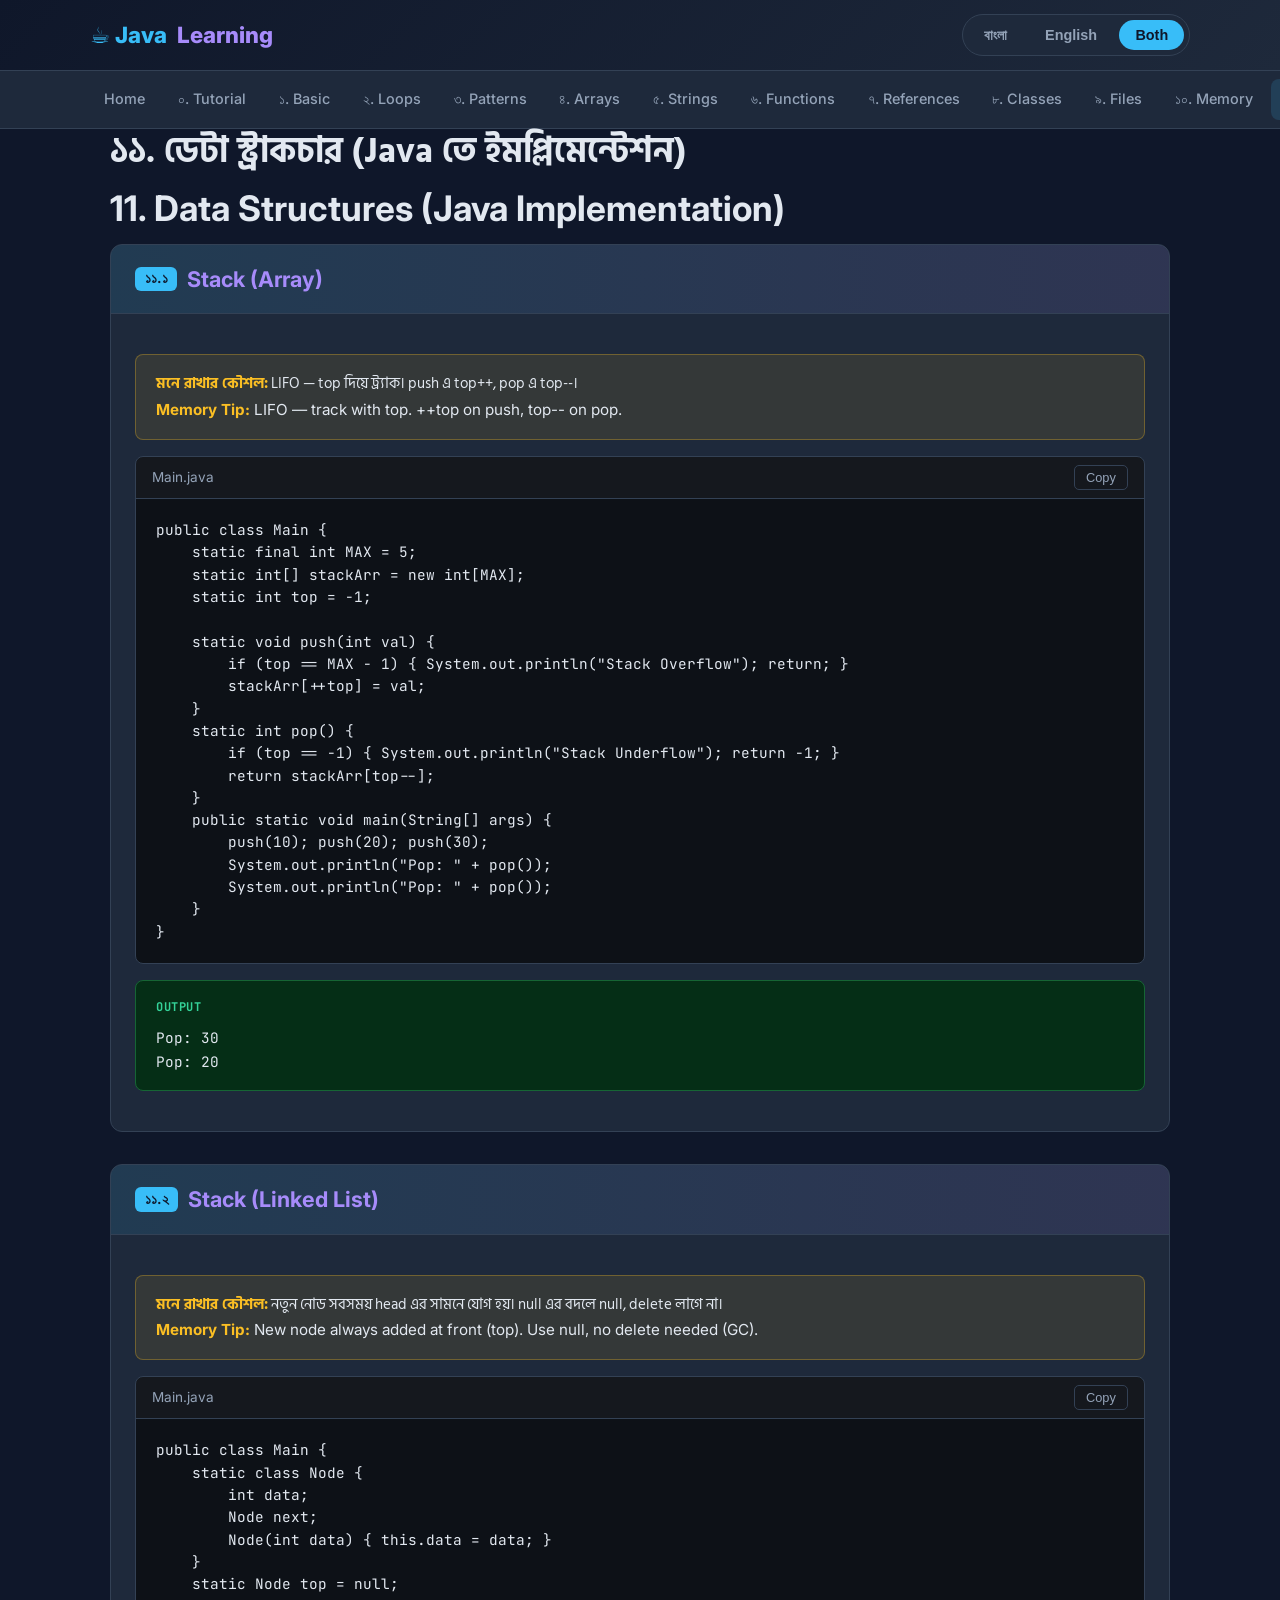
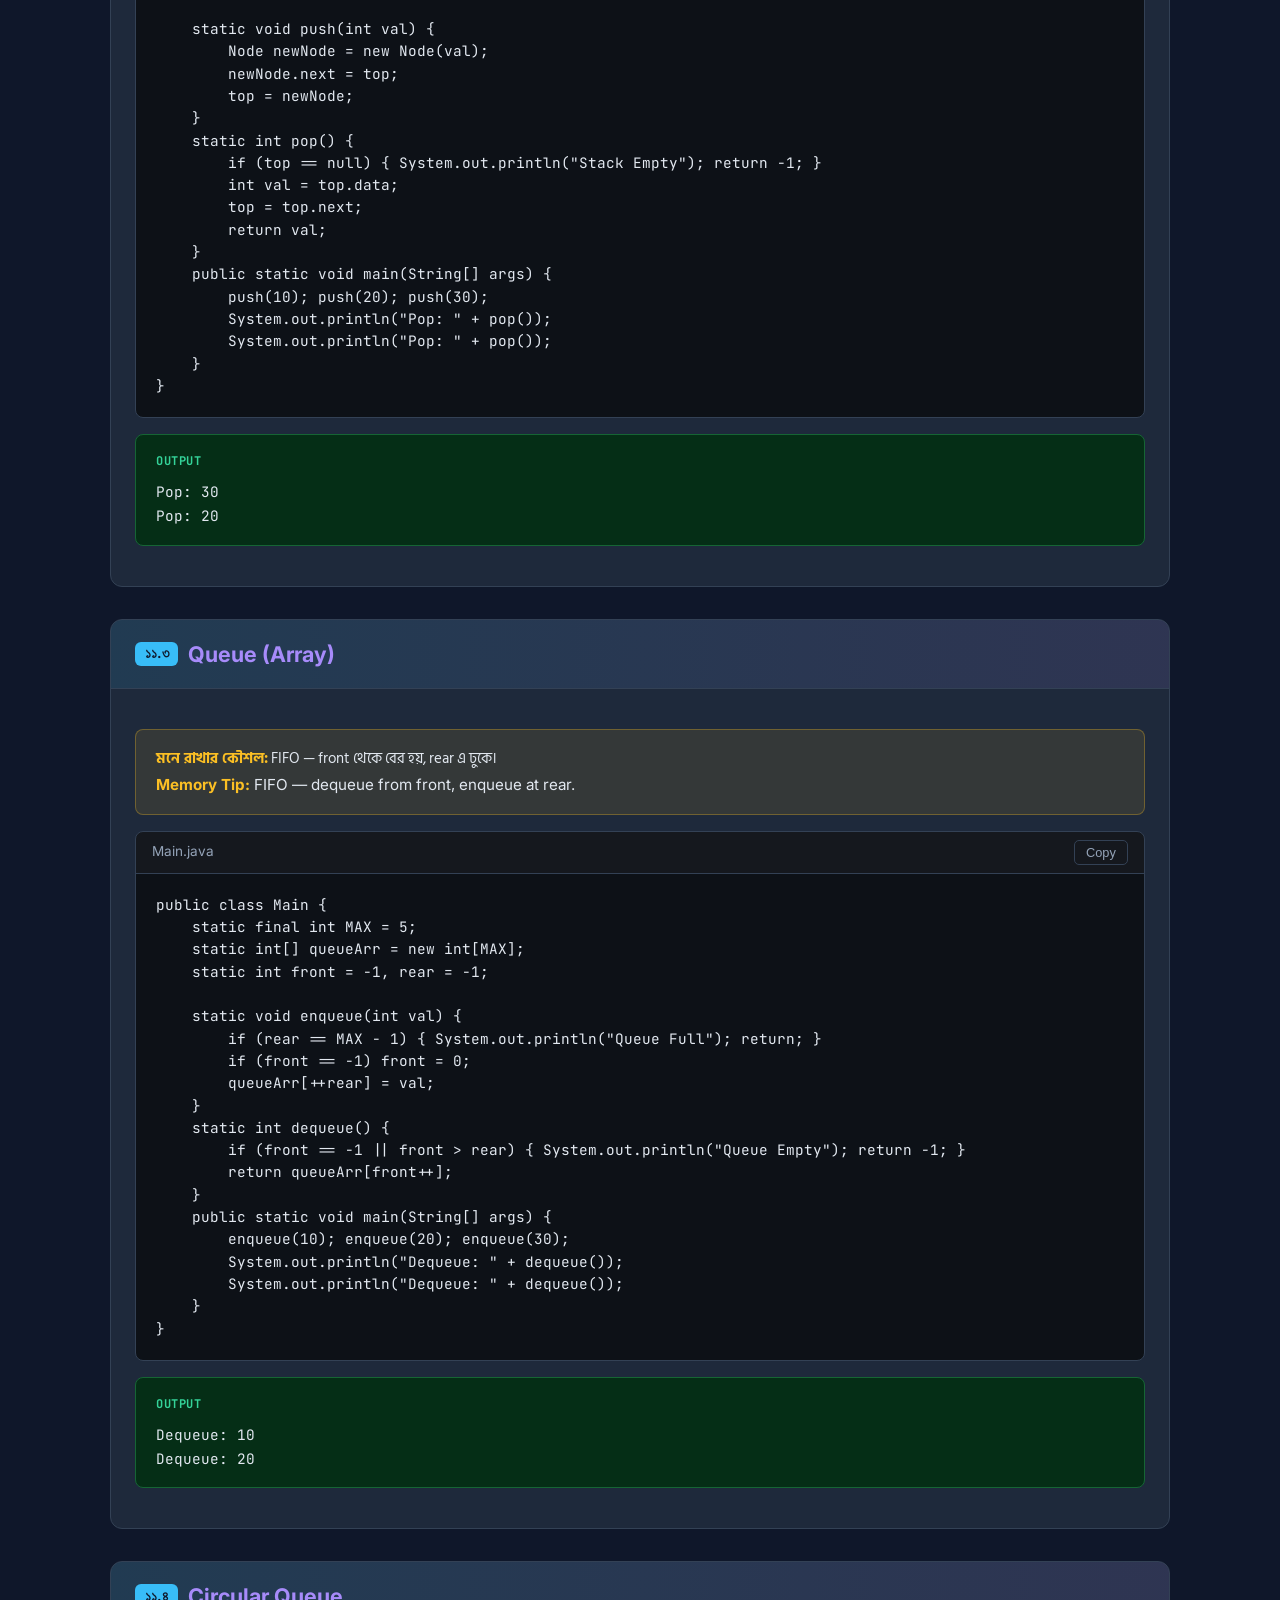
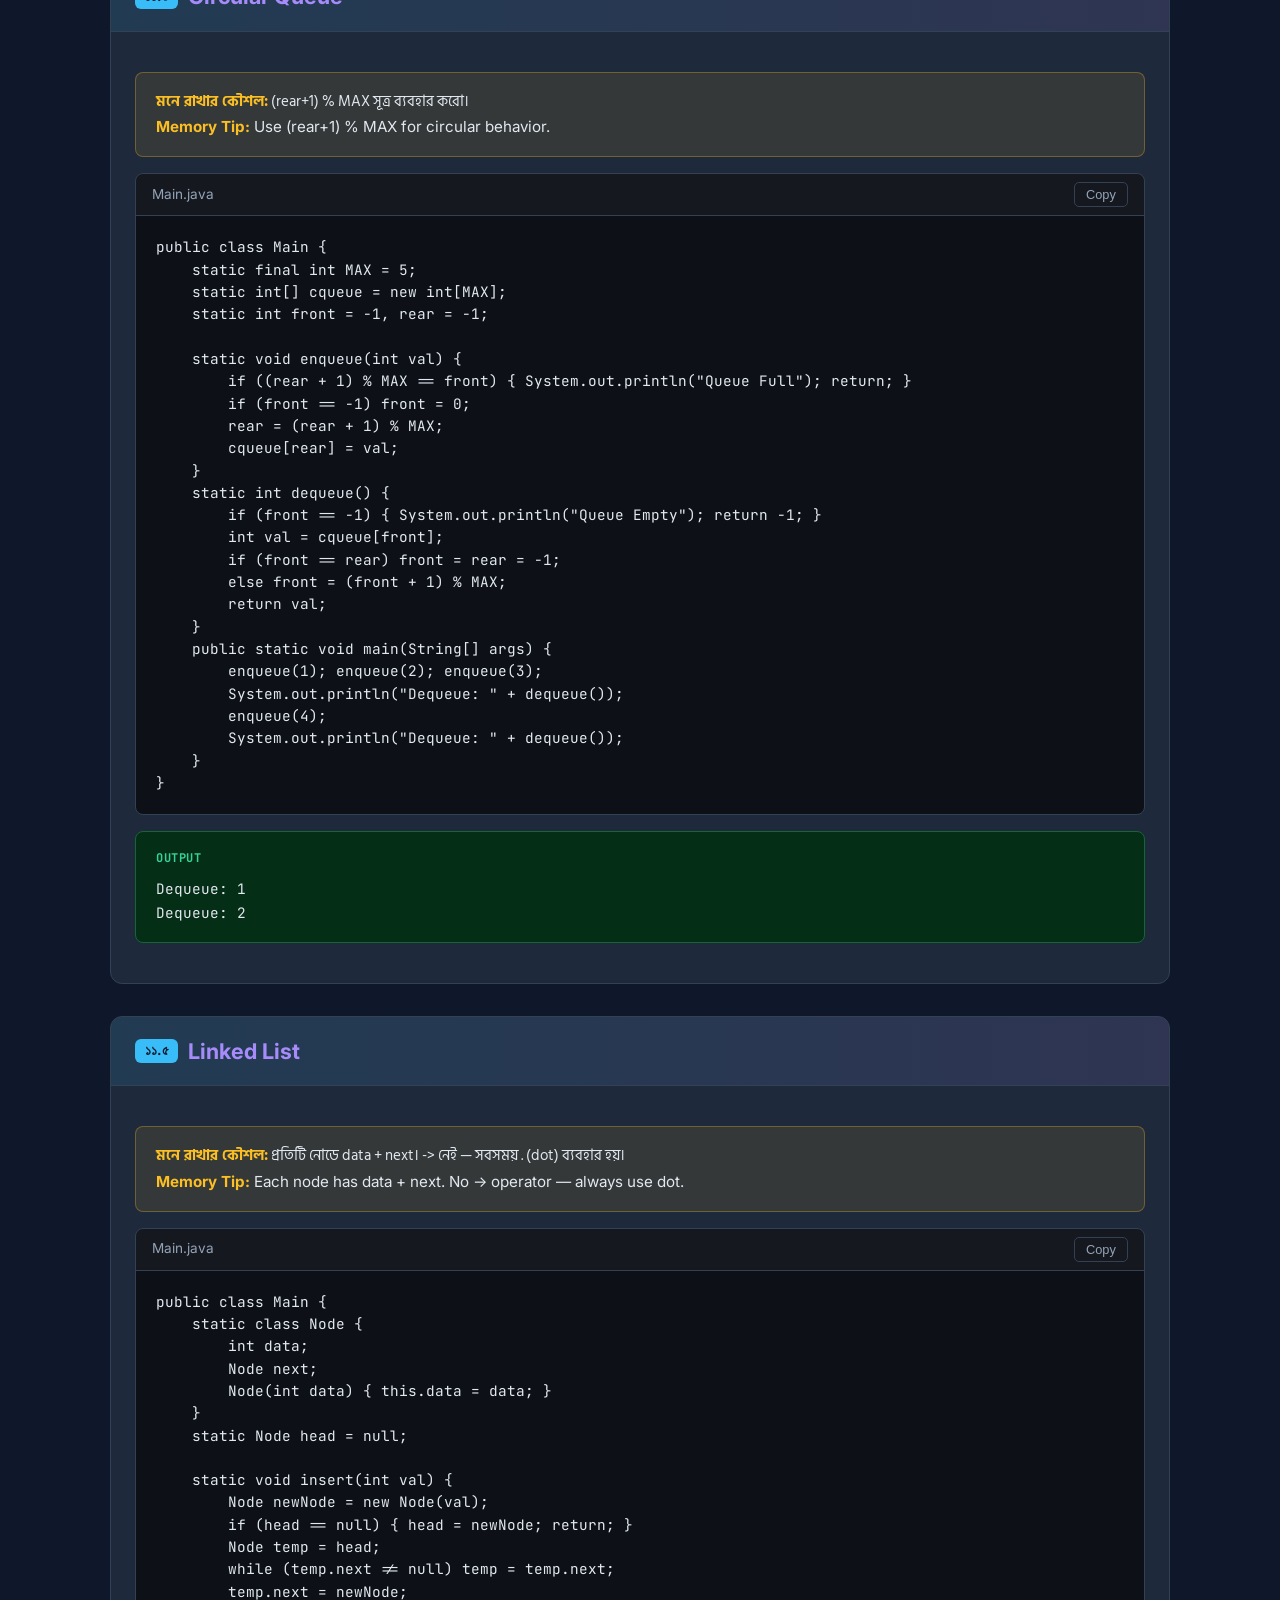
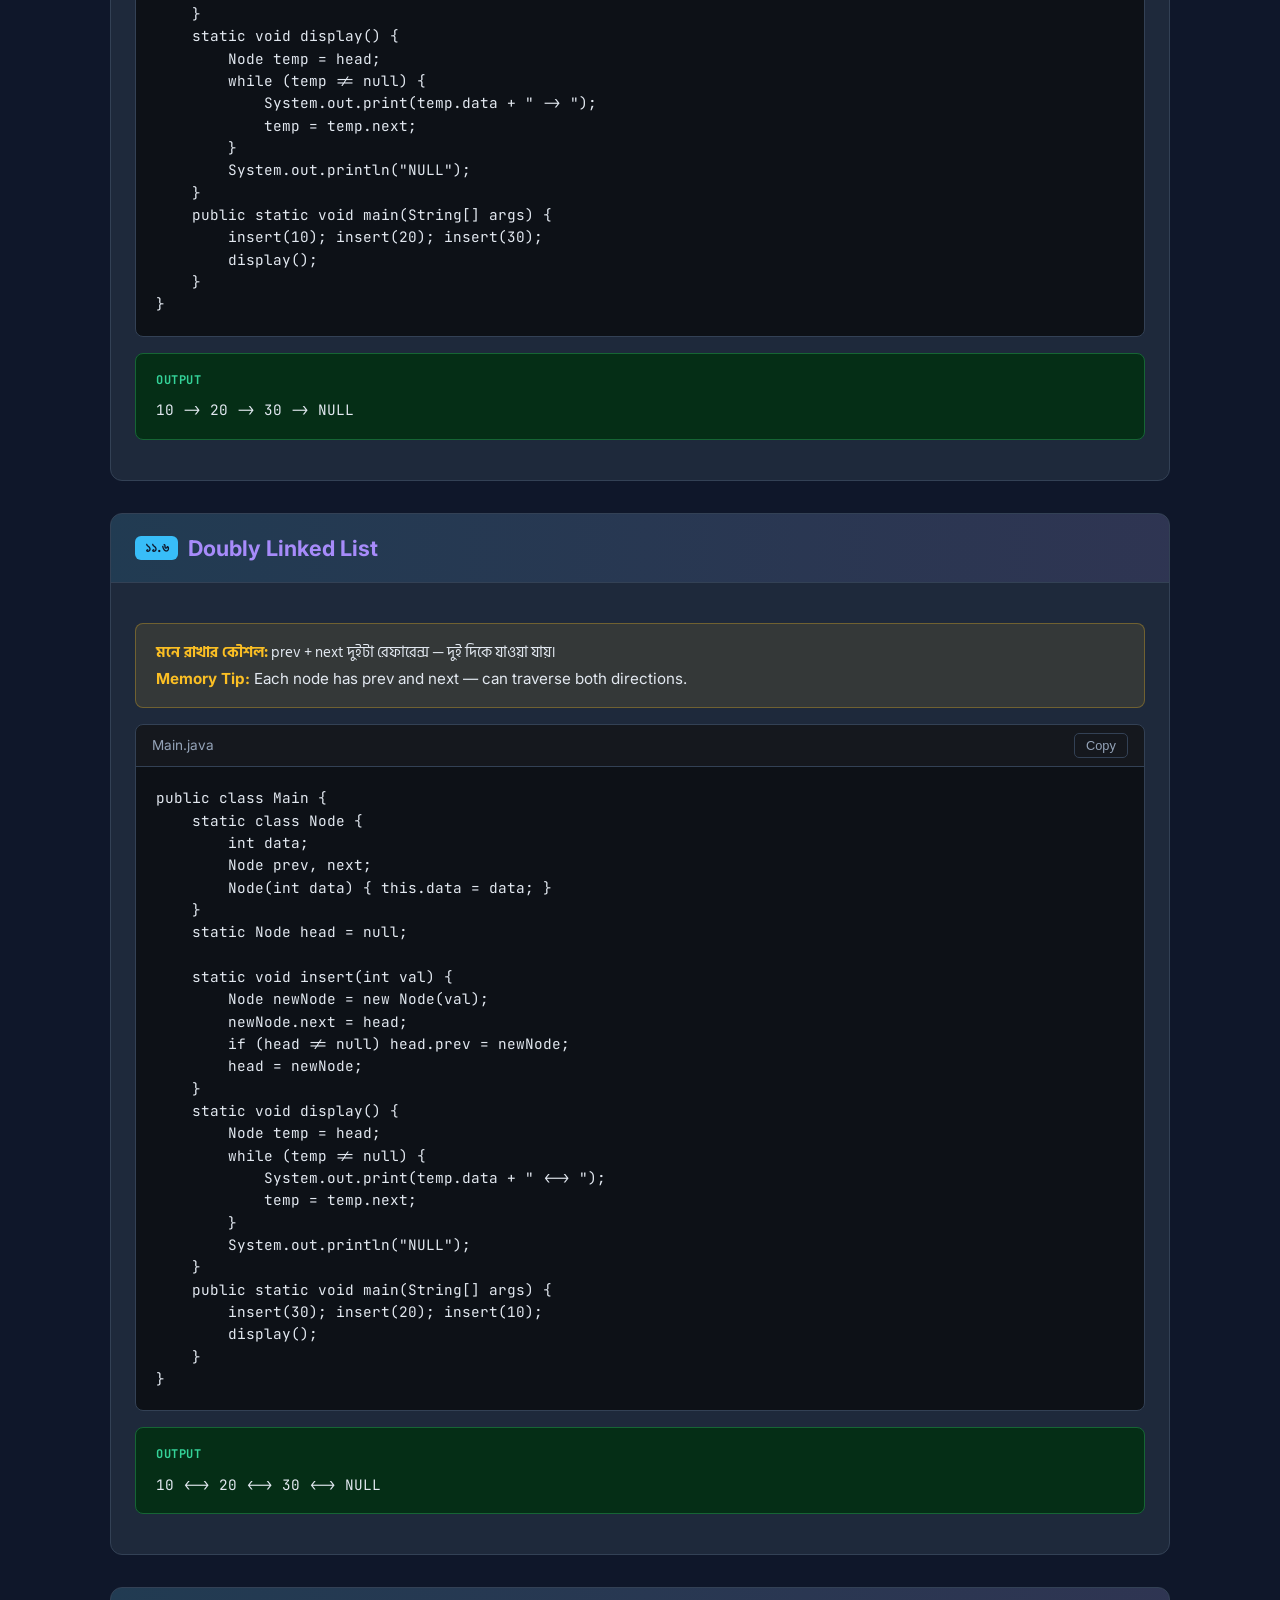
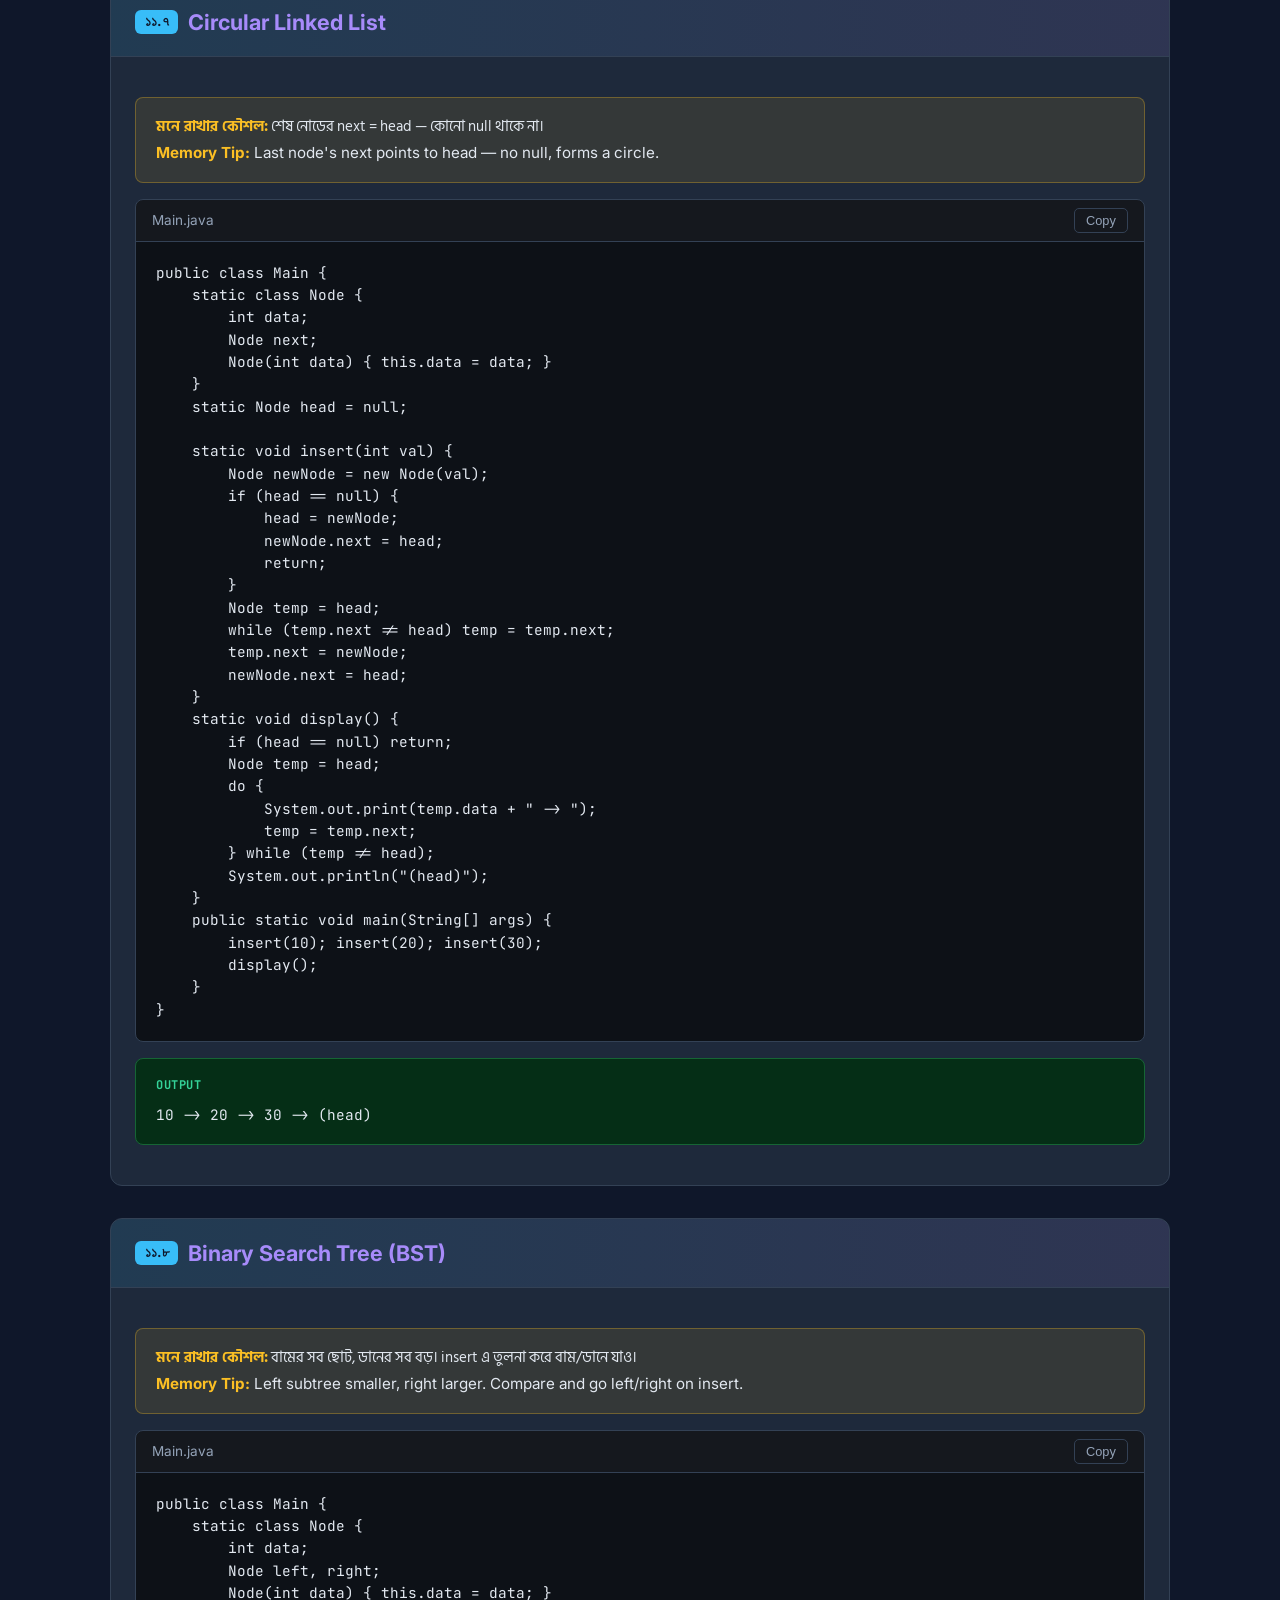
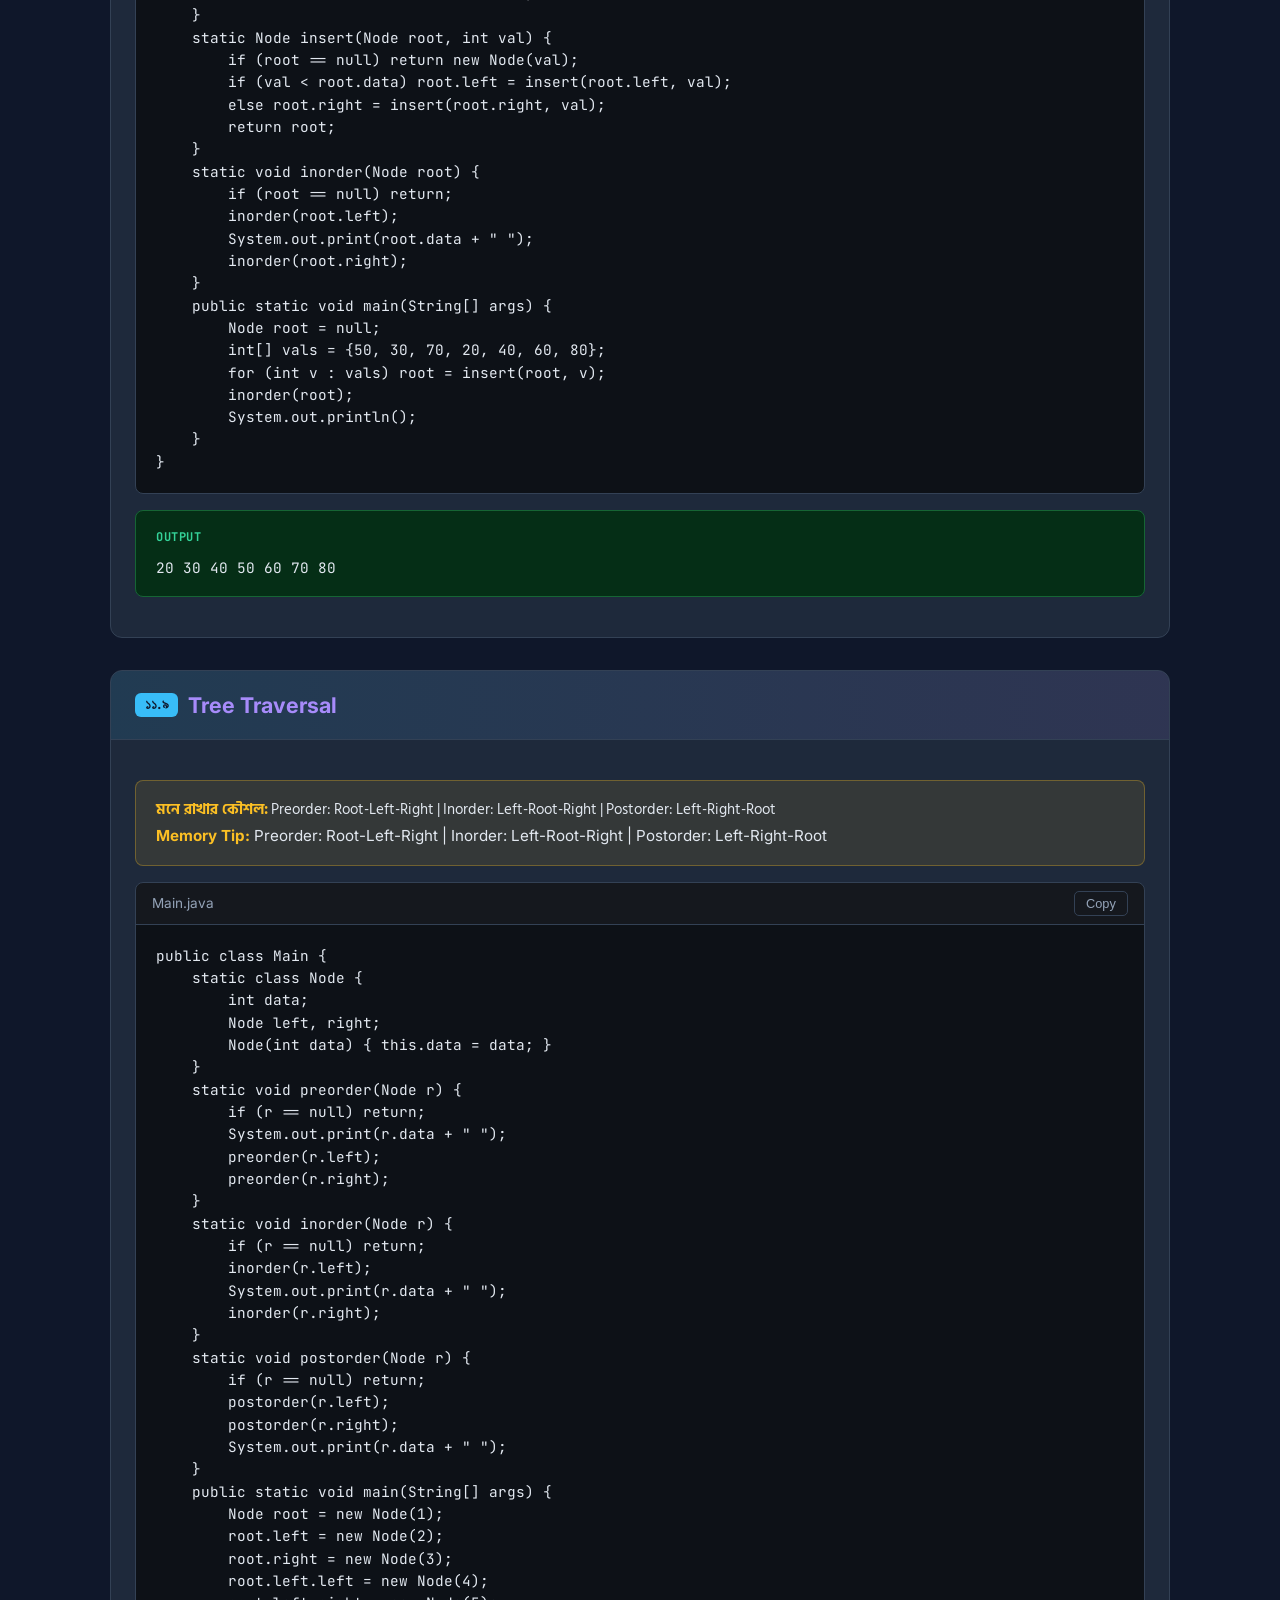
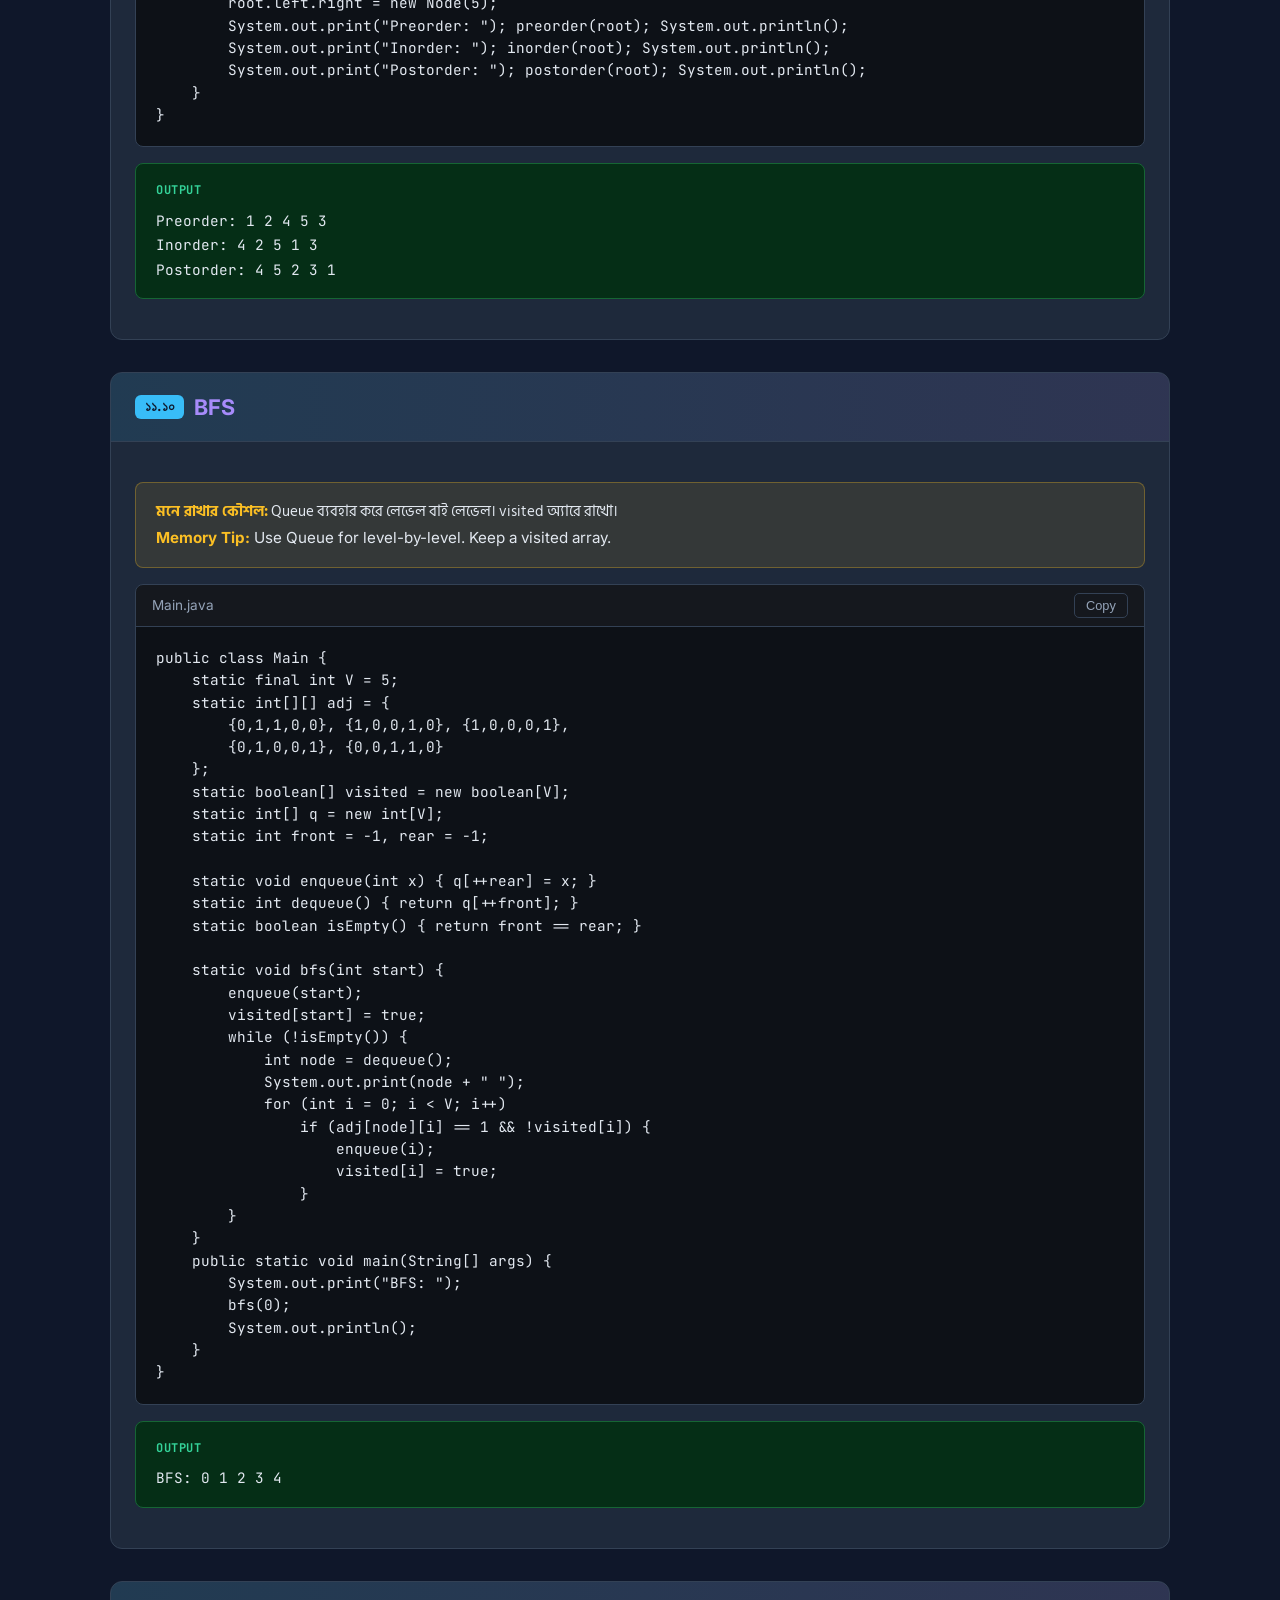
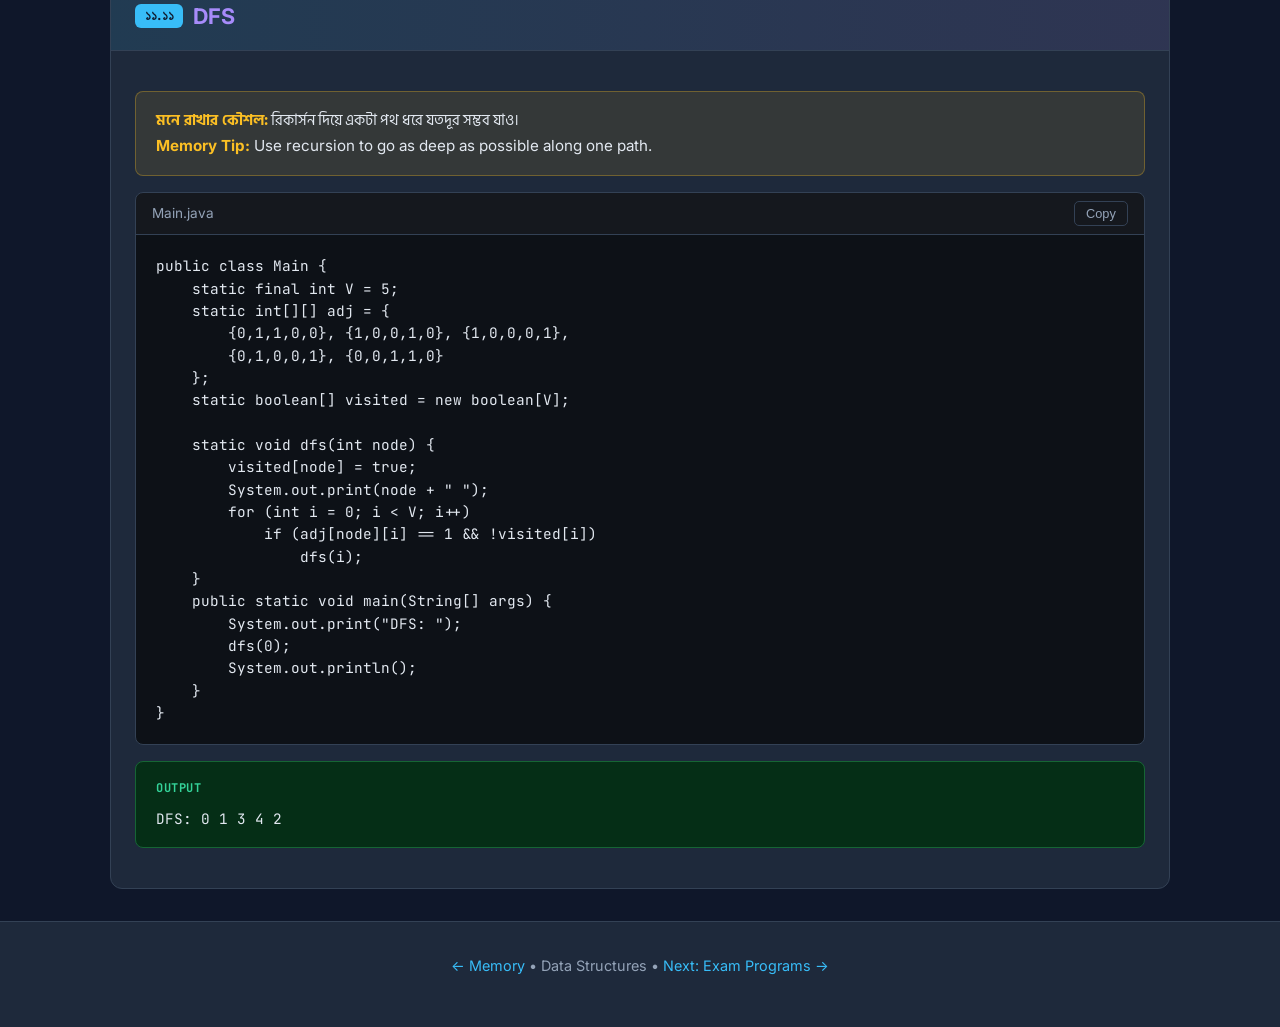
<file: ds.html>
<!DOCTYPE html>
<html lang="bn">
<head>
  <meta charset="UTF-8">
  <meta name="viewport" content="width=device-width, initial-scale=1.0">
  <title>১১. Data Structures | ডেটা স্ট্রাকচার</title>
  <link rel="stylesheet" href="css/styles.css">
  <link href="https://fonts.googleapis.com/css2?family=Hind+Siliguri:wght@400;500;600;700&family=Inter:wght@400;500;600;700;800&family=JetBrains+Mono:wght@400;500&display=swap" rel="stylesheet">
</head>
<body class="lang-both">
  <header>
    <div class="container header-inner">
      <div class="logo">☕ Java <span>Learning</span></div>
      <div class="lang-toggle">
        <button class="lang-btn" data-lang="bn">বাংলা</button>
        <button class="lang-btn" data-lang="en">English</button>
        <button class="lang-btn active" data-lang="both">Both</button>
      </div>
    </div>
  </header>
  <nav>
    <div class="container nav-inner">
      <a href="index.html">Home</a>
      <a href="tutorial.html">০. Tutorial</a>
      <a href="basic.html">১. Basic</a>
      <a href="loops.html">২. Loops</a>
      <a href="patterns.html">৩. Patterns</a>
      <a href="arrays.html">৪. Arrays</a>
      <a href="strings.html">৫. Strings</a>
      <a href="functions.html">৬. Functions</a>
      <a href="references.html">৭. References</a>
      <a href="classes.html">৮. Classes</a>
      <a href="files.html">৯. Files</a>
      <a href="memory.html">১০. Memory</a>
      <a href="ds.html">১১. Data Structures</a>
      <a href="exam.html">১২. Exam Programs</a>
      <a href="conversion.html">Conversion Sheet</a>
    </div>
  </nav>

  <main class="container">
    <h1 class="bn">১১. ডেটা স্ট্রাকচার (Java তে ইমপ্লিমেন্টেশন)</h1>
    <h1 class="en">11. Data Structures (Java Implementation)</h1>

    <article class="program">
      <div class="program-header"><h3><span class="num">১১.১</span> Stack (Array)</h3></div>
      <div class="program-body">
        <div class="tip">
          <div class="bn"><strong>মনে রাখার কৌশল:</strong> LIFO — top দিয়ে ট্র্যাক। push এ top++, pop এ top--।</div>
          <div class="en"><strong>Memory Tip:</strong> LIFO — track with top. ++top on push, top-- on pop.</div>
        </div>
        <div class="code-block">
          <div class="code-header"><span>Main.java</span><button class="copy-btn">Copy</button></div>
          <pre><code>public class Main {
    static final int MAX = 5;
    static int[] stackArr = new int[MAX];
    static int top = -1;

    static void push(int val) {
        if (top == MAX - 1) { System.out.println("Stack Overflow"); return; }
        stackArr[++top] = val;
    }
    static int pop() {
        if (top == -1) { System.out.println("Stack Underflow"); return -1; }
        return stackArr[top--];
    }
    public static void main(String[] args) {
        push(10); push(20); push(30);
        System.out.println("Pop: " + pop());
        System.out.println("Pop: " + pop());
    }
}</code></pre>
        </div>
        <div class="output">Pop: 30
Pop: 20</div>
      </div>
    </article>

    <article class="program">
      <div class="program-header"><h3><span class="num">১১.২</span> Stack (Linked List)</h3></div>
      <div class="program-body">
        <div class="tip">
          <div class="bn"><strong>মনে রাখার কৌশল:</strong> নতুন নোড সবসময় head এর সামনে যোগ হয়। null এর বদলে null, delete লাগে না।</div>
          <div class="en"><strong>Memory Tip:</strong> New node always added at front (top). Use null, no delete needed (GC).</div>
        </div>
        <div class="code-block">
          <div class="code-header"><span>Main.java</span><button class="copy-btn">Copy</button></div>
          <pre><code>public class Main {
    static class Node {
        int data;
        Node next;
        Node(int data) { this.data = data; }
    }
    static Node top = null;

    static void push(int val) {
        Node newNode = new Node(val);
        newNode.next = top;
        top = newNode;
    }
    static int pop() {
        if (top == null) { System.out.println("Stack Empty"); return -1; }
        int val = top.data;
        top = top.next;
        return val;
    }
    public static void main(String[] args) {
        push(10); push(20); push(30);
        System.out.println("Pop: " + pop());
        System.out.println("Pop: " + pop());
    }
}</code></pre>
        </div>
        <div class="output">Pop: 30
Pop: 20</div>
      </div>
    </article>

    <article class="program">
      <div class="program-header"><h3><span class="num">১১.৩</span> Queue (Array)</h3></div>
      <div class="program-body">
        <div class="tip">
          <div class="bn"><strong>মনে রাখার কৌশল:</strong> FIFO — front থেকে বের হয়, rear এ ঢুকে।</div>
          <div class="en"><strong>Memory Tip:</strong> FIFO — dequeue from front, enqueue at rear.</div>
        </div>
        <div class="code-block">
          <div class="code-header"><span>Main.java</span><button class="copy-btn">Copy</button></div>
          <pre><code>public class Main {
    static final int MAX = 5;
    static int[] queueArr = new int[MAX];
    static int front = -1, rear = -1;

    static void enqueue(int val) {
        if (rear == MAX - 1) { System.out.println("Queue Full"); return; }
        if (front == -1) front = 0;
        queueArr[++rear] = val;
    }
    static int dequeue() {
        if (front == -1 || front > rear) { System.out.println("Queue Empty"); return -1; }
        return queueArr[front++];
    }
    public static void main(String[] args) {
        enqueue(10); enqueue(20); enqueue(30);
        System.out.println("Dequeue: " + dequeue());
        System.out.println("Dequeue: " + dequeue());
    }
}</code></pre>
        </div>
        <div class="output">Dequeue: 10
Dequeue: 20</div>
      </div>
    </article>

    <article class="program">
      <div class="program-header"><h3><span class="num">১১.৪</span> Circular Queue</h3></div>
      <div class="program-body">
        <div class="tip">
          <div class="bn"><strong>মনে রাখার কৌশল:</strong> (rear+1) % MAX সূত্র ব্যবহার করো।</div>
          <div class="en"><strong>Memory Tip:</strong> Use (rear+1) % MAX for circular behavior.</div>
        </div>
        <div class="code-block">
          <div class="code-header"><span>Main.java</span><button class="copy-btn">Copy</button></div>
          <pre><code>public class Main {
    static final int MAX = 5;
    static int[] cqueue = new int[MAX];
    static int front = -1, rear = -1;

    static void enqueue(int val) {
        if ((rear + 1) % MAX == front) { System.out.println("Queue Full"); return; }
        if (front == -1) front = 0;
        rear = (rear + 1) % MAX;
        cqueue[rear] = val;
    }
    static int dequeue() {
        if (front == -1) { System.out.println("Queue Empty"); return -1; }
        int val = cqueue[front];
        if (front == rear) front = rear = -1;
        else front = (front + 1) % MAX;
        return val;
    }
    public static void main(String[] args) {
        enqueue(1); enqueue(2); enqueue(3);
        System.out.println("Dequeue: " + dequeue());
        enqueue(4);
        System.out.println("Dequeue: " + dequeue());
    }
}</code></pre>
        </div>
        <div class="output">Dequeue: 1
Dequeue: 2</div>
      </div>
    </article>

    <article class="program">
      <div class="program-header"><h3><span class="num">১১.৫</span> Linked List</h3></div>
      <div class="program-body">
        <div class="tip">
          <div class="bn"><strong>মনে রাখার কৌশল:</strong> প্রতিটি নোডে data + next। -> নেই — সবসময় . (dot) ব্যবহার হয়।</div>
          <div class="en"><strong>Memory Tip:</strong> Each node has data + next. No -> operator — always use dot.</div>
        </div>
        <div class="code-block">
          <div class="code-header"><span>Main.java</span><button class="copy-btn">Copy</button></div>
          <pre><code>public class Main {
    static class Node {
        int data;
        Node next;
        Node(int data) { this.data = data; }
    }
    static Node head = null;

    static void insert(int val) {
        Node newNode = new Node(val);
        if (head == null) { head = newNode; return; }
        Node temp = head;
        while (temp.next != null) temp = temp.next;
        temp.next = newNode;
    }
    static void display() {
        Node temp = head;
        while (temp != null) {
            System.out.print(temp.data + " -> ");
            temp = temp.next;
        }
        System.out.println("NULL");
    }
    public static void main(String[] args) {
        insert(10); insert(20); insert(30);
        display();
    }
}</code></pre>
        </div>
        <div class="output">10 -> 20 -> 30 -> NULL</div>
      </div>
    </article>

    <article class="program">
      <div class="program-header"><h3><span class="num">১১.৬</span> Doubly Linked List</h3></div>
      <div class="program-body">
        <div class="tip">
          <div class="bn"><strong>মনে রাখার কৌশল:</strong> prev + next দুইটা রেফারেন্স — দুই দিকে যাওয়া যায়।</div>
          <div class="en"><strong>Memory Tip:</strong> Each node has prev and next — can traverse both directions.</div>
        </div>
        <div class="code-block">
          <div class="code-header"><span>Main.java</span><button class="copy-btn">Copy</button></div>
          <pre><code>public class Main {
    static class Node {
        int data;
        Node prev, next;
        Node(int data) { this.data = data; }
    }
    static Node head = null;

    static void insert(int val) {
        Node newNode = new Node(val);
        newNode.next = head;
        if (head != null) head.prev = newNode;
        head = newNode;
    }
    static void display() {
        Node temp = head;
        while (temp != null) {
            System.out.print(temp.data + " <-> ");
            temp = temp.next;
        }
        System.out.println("NULL");
    }
    public static void main(String[] args) {
        insert(30); insert(20); insert(10);
        display();
    }
}</code></pre>
        </div>
        <div class="output">10 <-> 20 <-> 30 <-> NULL</div>
      </div>
    </article>

    <article class="program">
      <div class="program-header"><h3><span class="num">১১.৭</span> Circular Linked List</h3></div>
      <div class="program-body">
        <div class="tip">
          <div class="bn"><strong>মনে রাখার কৌশল:</strong> শেষ নোডের next = head — কোনো null থাকে না।</div>
          <div class="en"><strong>Memory Tip:</strong> Last node's next points to head — no null, forms a circle.</div>
        </div>
        <div class="code-block">
          <div class="code-header"><span>Main.java</span><button class="copy-btn">Copy</button></div>
          <pre><code>public class Main {
    static class Node {
        int data;
        Node next;
        Node(int data) { this.data = data; }
    }
    static Node head = null;

    static void insert(int val) {
        Node newNode = new Node(val);
        if (head == null) {
            head = newNode;
            newNode.next = head;
            return;
        }
        Node temp = head;
        while (temp.next != head) temp = temp.next;
        temp.next = newNode;
        newNode.next = head;
    }
    static void display() {
        if (head == null) return;
        Node temp = head;
        do {
            System.out.print(temp.data + " -> ");
            temp = temp.next;
        } while (temp != head);
        System.out.println("(head)");
    }
    public static void main(String[] args) {
        insert(10); insert(20); insert(30);
        display();
    }
}</code></pre>
        </div>
        <div class="output">10 -> 20 -> 30 -> (head)</div>
      </div>
    </article>

    <article class="program">
      <div class="program-header"><h3><span class="num">১১.৮</span> Binary Search Tree (BST)</h3></div>
      <div class="program-body">
        <div class="tip">
          <div class="bn"><strong>মনে রাখার কৌশল:</strong> বামের সব ছোট, ডানের সব বড়। insert এ তুলনা করে বাম/ডানে যাও।</div>
          <div class="en"><strong>Memory Tip:</strong> Left subtree smaller, right larger. Compare and go left/right on insert.</div>
        </div>
        <div class="code-block">
          <div class="code-header"><span>Main.java</span><button class="copy-btn">Copy</button></div>
          <pre><code>public class Main {
    static class Node {
        int data;
        Node left, right;
        Node(int data) { this.data = data; }
    }
    static Node insert(Node root, int val) {
        if (root == null) return new Node(val);
        if (val < root.data) root.left = insert(root.left, val);
        else root.right = insert(root.right, val);
        return root;
    }
    static void inorder(Node root) {
        if (root == null) return;
        inorder(root.left);
        System.out.print(root.data + " ");
        inorder(root.right);
    }
    public static void main(String[] args) {
        Node root = null;
        int[] vals = {50, 30, 70, 20, 40, 60, 80};
        for (int v : vals) root = insert(root, v);
        inorder(root);
        System.out.println();
    }
}</code></pre>
        </div>
        <div class="output">20 30 40 50 60 70 80</div>
      </div>
    </article>

    <article class="program">
      <div class="program-header"><h3><span class="num">১১.৯</span> Tree Traversal</h3></div>
      <div class="program-body">
        <div class="tip">
          <div class="bn"><strong>মনে রাখার কৌশল:</strong> Preorder: Root-Left-Right | Inorder: Left-Root-Right | Postorder: Left-Right-Root</div>
          <div class="en"><strong>Memory Tip:</strong> Preorder: Root-Left-Right | Inorder: Left-Root-Right | Postorder: Left-Right-Root</div>
        </div>
        <div class="code-block">
          <div class="code-header"><span>Main.java</span><button class="copy-btn">Copy</button></div>
          <pre><code>public class Main {
    static class Node {
        int data;
        Node left, right;
        Node(int data) { this.data = data; }
    }
    static void preorder(Node r) {
        if (r == null) return;
        System.out.print(r.data + " ");
        preorder(r.left);
        preorder(r.right);
    }
    static void inorder(Node r) {
        if (r == null) return;
        inorder(r.left);
        System.out.print(r.data + " ");
        inorder(r.right);
    }
    static void postorder(Node r) {
        if (r == null) return;
        postorder(r.left);
        postorder(r.right);
        System.out.print(r.data + " ");
    }
    public static void main(String[] args) {
        Node root = new Node(1);
        root.left = new Node(2);
        root.right = new Node(3);
        root.left.left = new Node(4);
        root.left.right = new Node(5);
        System.out.print("Preorder: "); preorder(root); System.out.println();
        System.out.print("Inorder: "); inorder(root); System.out.println();
        System.out.print("Postorder: "); postorder(root); System.out.println();
    }
}</code></pre>
        </div>
        <div class="output">Preorder: 1 2 4 5 3 
Inorder: 4 2 5 1 3 
Postorder: 4 5 2 3 1</div>
      </div>
    </article>

    <article class="program">
      <div class="program-header"><h3><span class="num">১১.১০</span> BFS</h3></div>
      <div class="program-body">
        <div class="tip">
          <div class="bn"><strong>মনে রাখার কৌশল:</strong> Queue ব্যবহার করে লেভেল বাই লেভেল। visited অ্যারে রাখো।</div>
          <div class="en"><strong>Memory Tip:</strong> Use Queue for level-by-level. Keep a visited array.</div>
        </div>
        <div class="code-block">
          <div class="code-header"><span>Main.java</span><button class="copy-btn">Copy</button></div>
          <pre><code>public class Main {
    static final int V = 5;
    static int[][] adj = {
        {0,1,1,0,0}, {1,0,0,1,0}, {1,0,0,0,1},
        {0,1,0,0,1}, {0,0,1,1,0}
    };
    static boolean[] visited = new boolean[V];
    static int[] q = new int[V];
    static int front = -1, rear = -1;

    static void enqueue(int x) { q[++rear] = x; }
    static int dequeue() { return q[++front]; }
    static boolean isEmpty() { return front == rear; }

    static void bfs(int start) {
        enqueue(start);
        visited[start] = true;
        while (!isEmpty()) {
            int node = dequeue();
            System.out.print(node + " ");
            for (int i = 0; i < V; i++)
                if (adj[node][i] == 1 && !visited[i]) {
                    enqueue(i);
                    visited[i] = true;
                }
        }
    }
    public static void main(String[] args) {
        System.out.print("BFS: ");
        bfs(0);
        System.out.println();
    }
}</code></pre>
        </div>
        <div class="output">BFS: 0 1 2 3 4</div>
      </div>
    </article>

    <article class="program">
      <div class="program-header"><h3><span class="num">১১.১১</span> DFS</h3></div>
      <div class="program-body">
        <div class="tip">
          <div class="bn"><strong>মনে রাখার কৌশল:</strong> রিকার্সন দিয়ে একটা পথ ধরে যতদূর সম্ভব যাও।</div>
          <div class="en"><strong>Memory Tip:</strong> Use recursion to go as deep as possible along one path.</div>
        </div>
        <div class="code-block">
          <div class="code-header"><span>Main.java</span><button class="copy-btn">Copy</button></div>
          <pre><code>public class Main {
    static final int V = 5;
    static int[][] adj = {
        {0,1,1,0,0}, {1,0,0,1,0}, {1,0,0,0,1},
        {0,1,0,0,1}, {0,0,1,1,0}
    };
    static boolean[] visited = new boolean[V];

    static void dfs(int node) {
        visited[node] = true;
        System.out.print(node + " ");
        for (int i = 0; i < V; i++)
            if (adj[node][i] == 1 && !visited[i])
                dfs(i);
    }
    public static void main(String[] args) {
        System.out.print("DFS: ");
        dfs(0);
        System.out.println();
    }
}</code></pre>
        </div>
        <div class="output">DFS: 0 1 3 4 2</div>
      </div>
    </article>

  </main>
  <footer>
    <div class="container">
      <p><a href="memory.html">← Memory</a> • Data Structures • <a href="exam.html">Next: Exam Programs →</a></p>
    </div>
  </footer>
  <script src="js/main.js"></script>
</body>
</html>
</file>
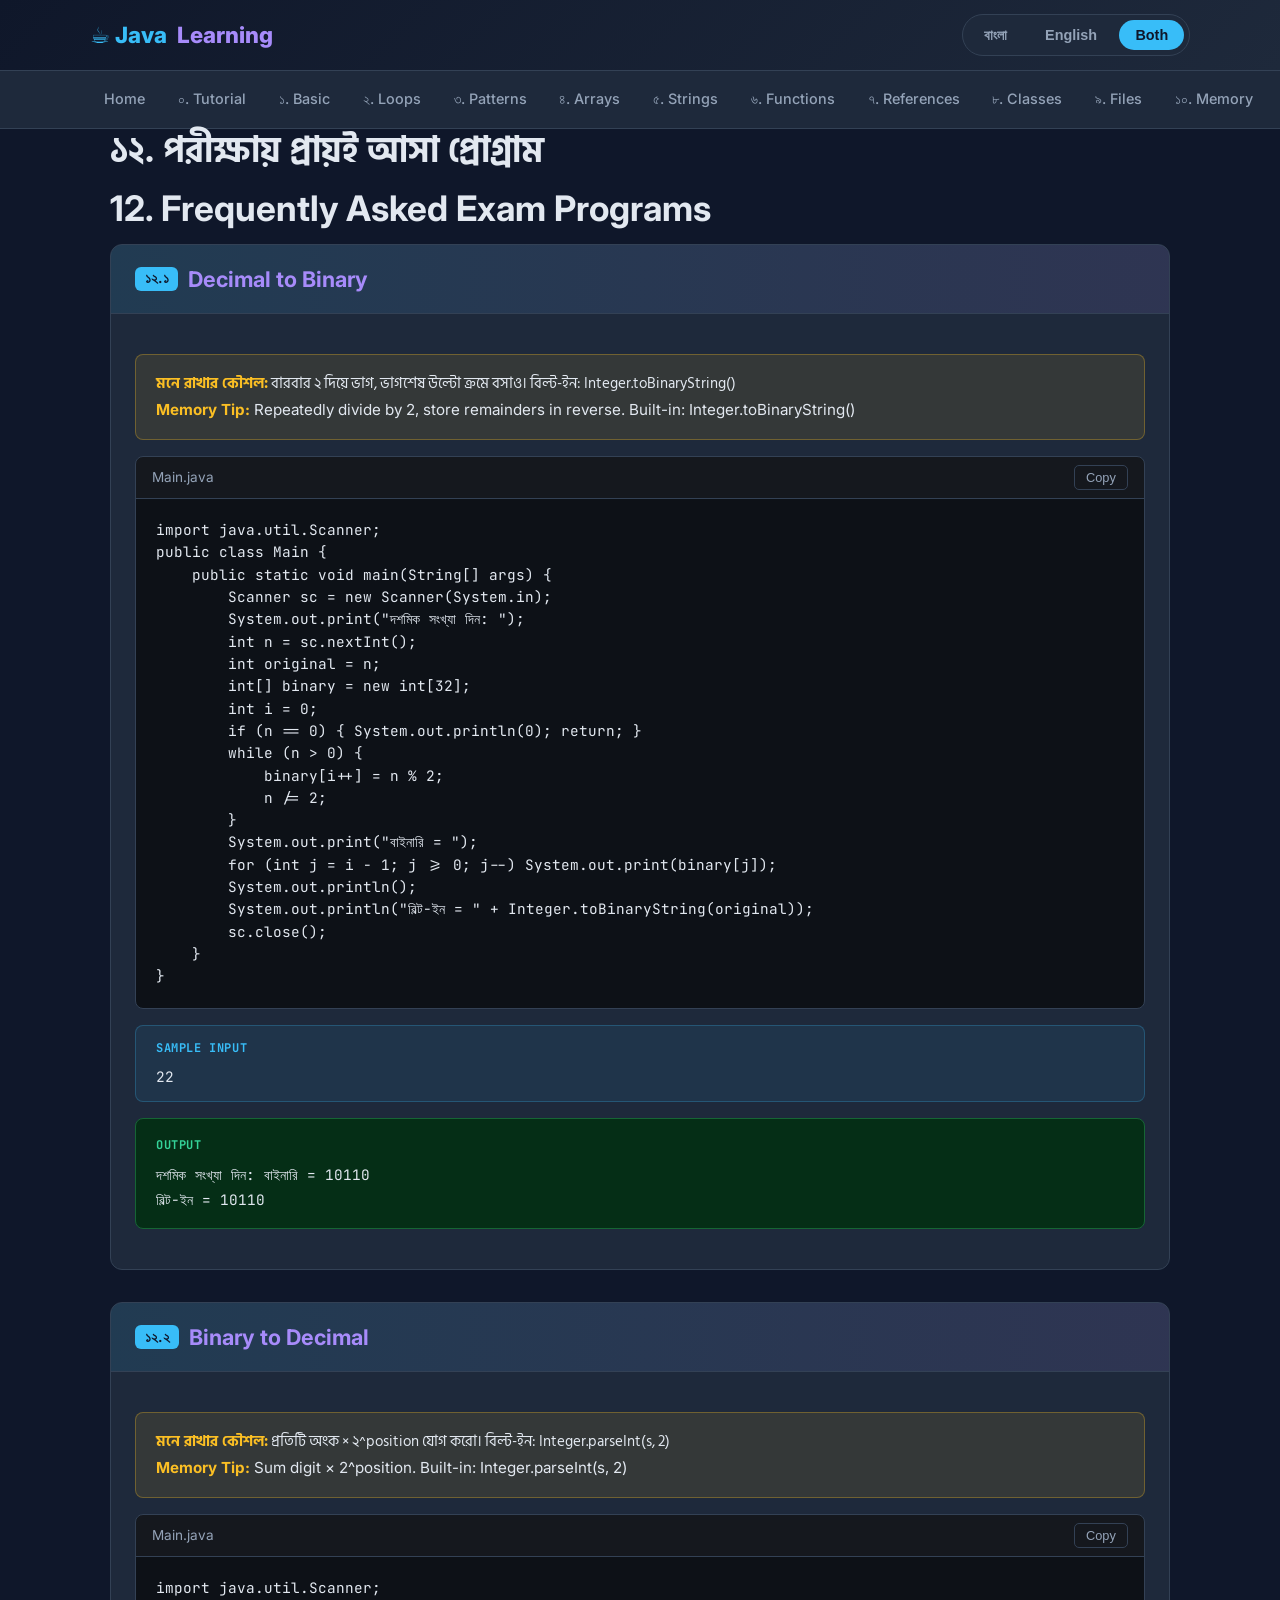
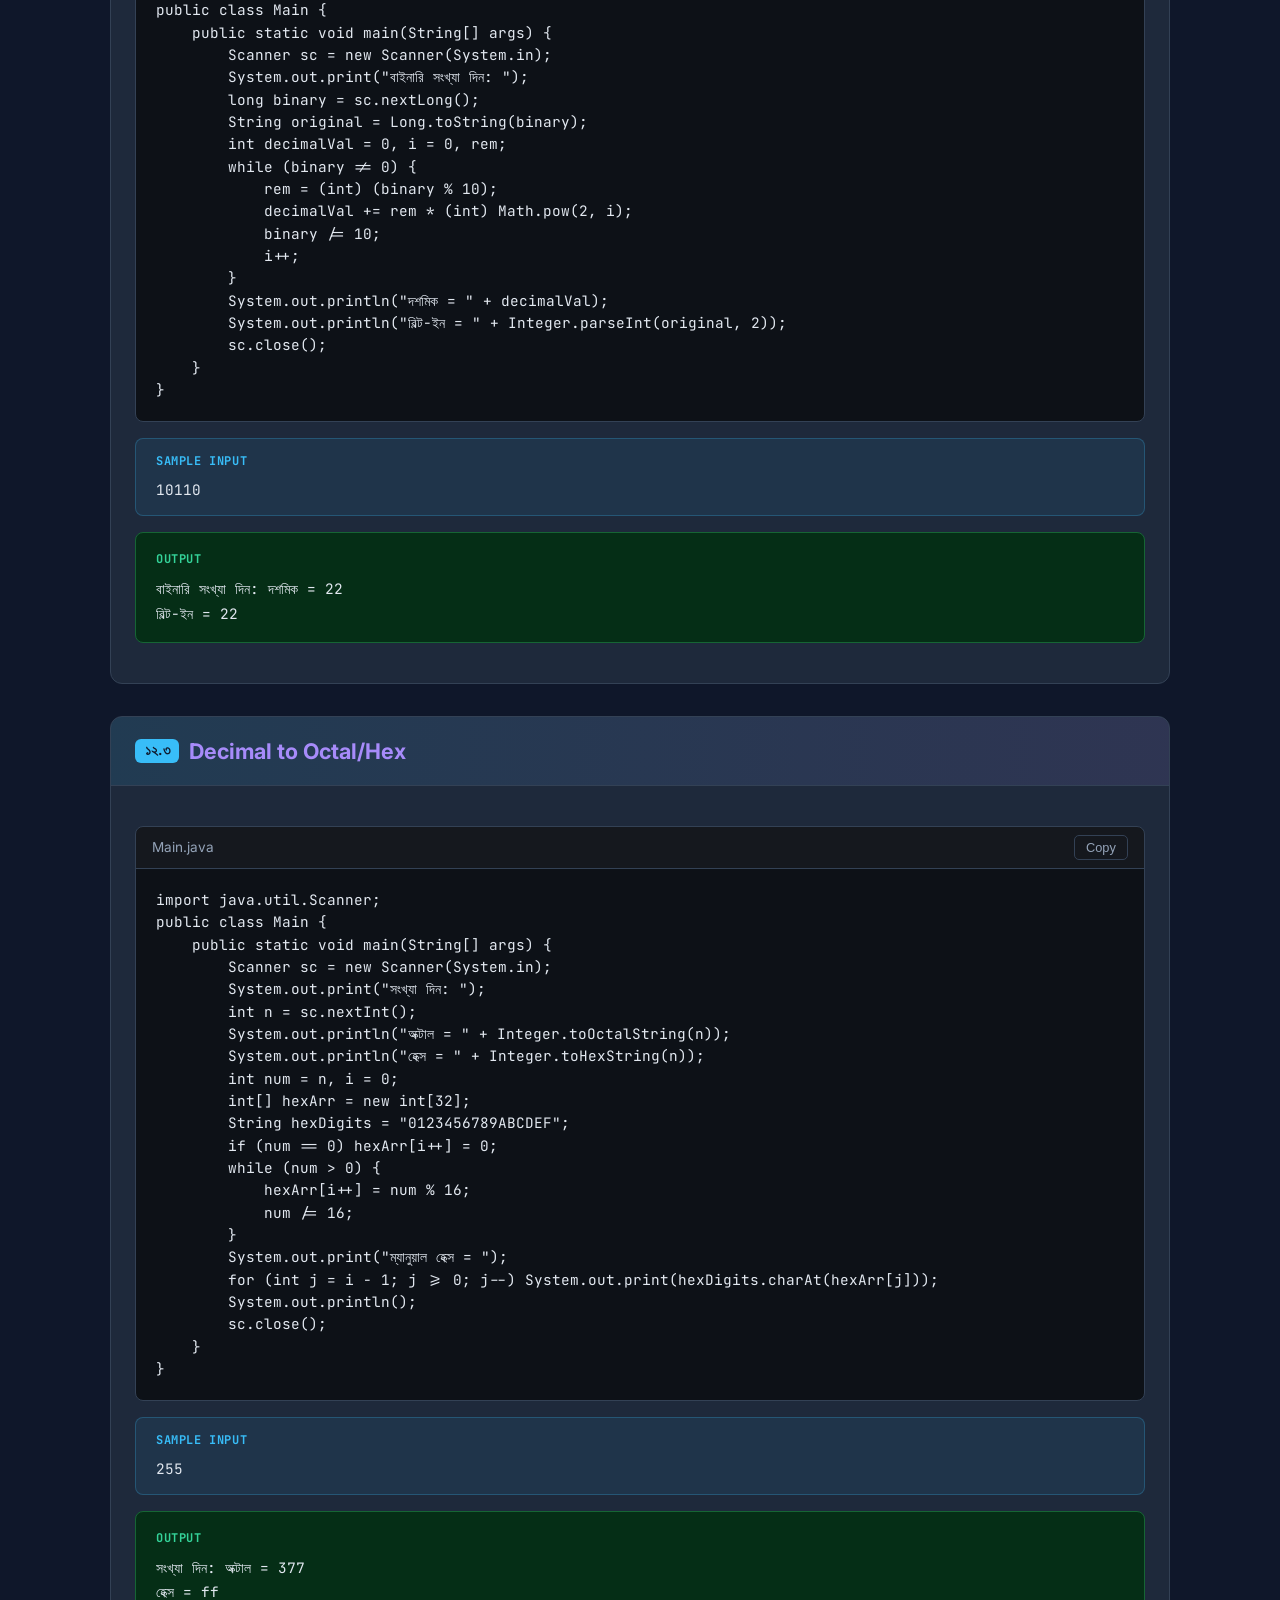
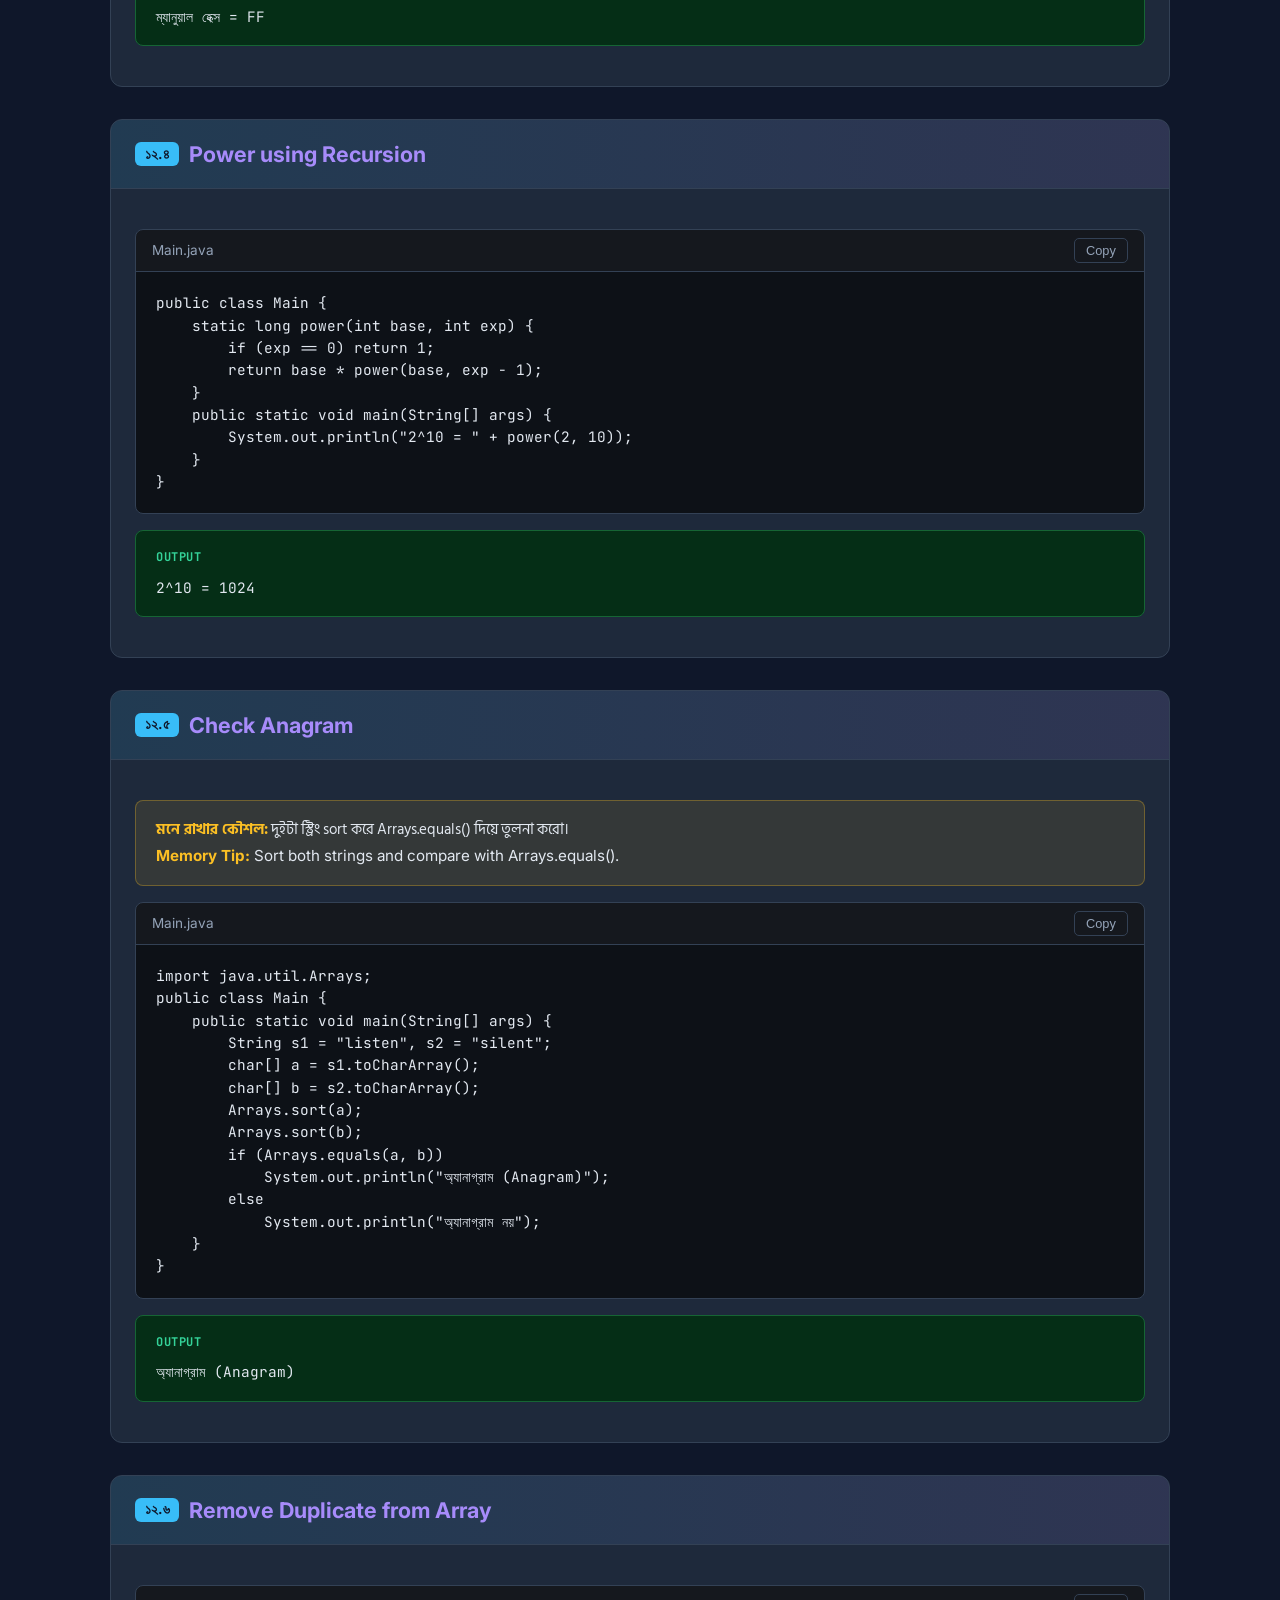
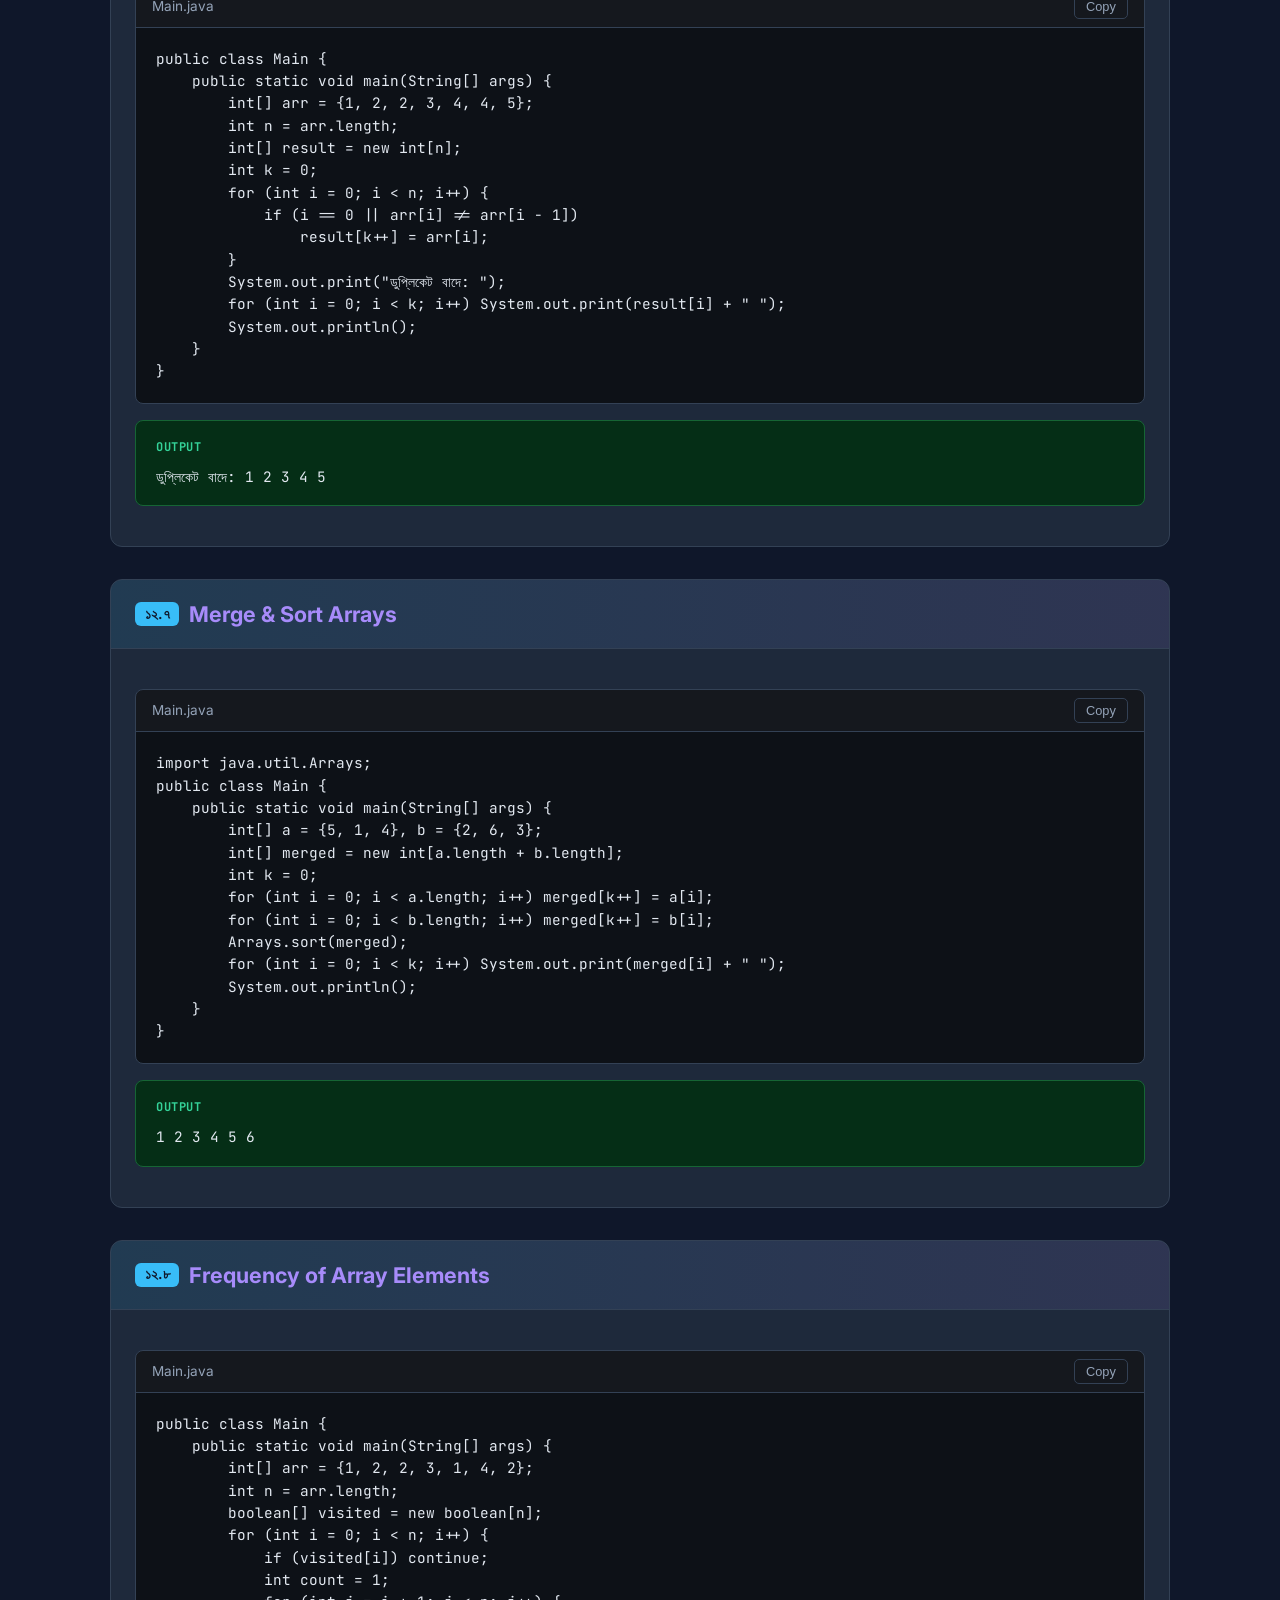
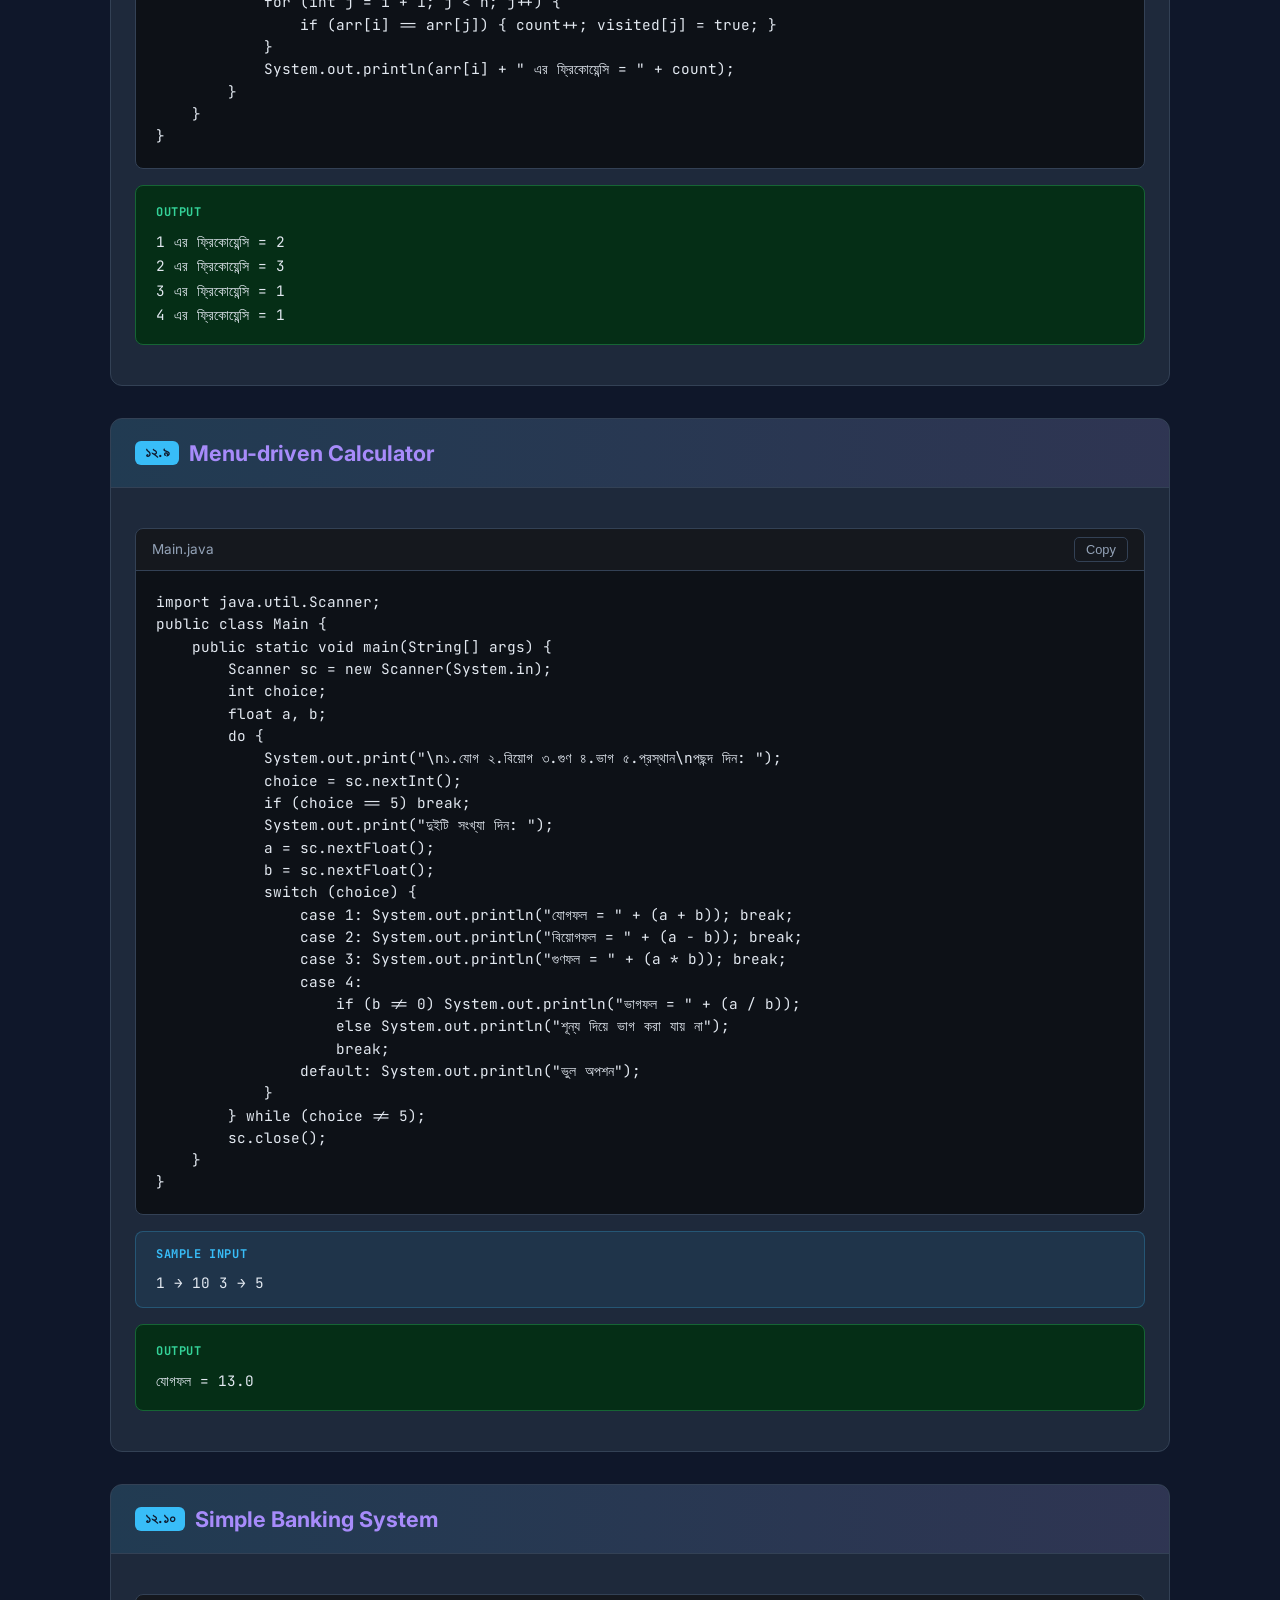
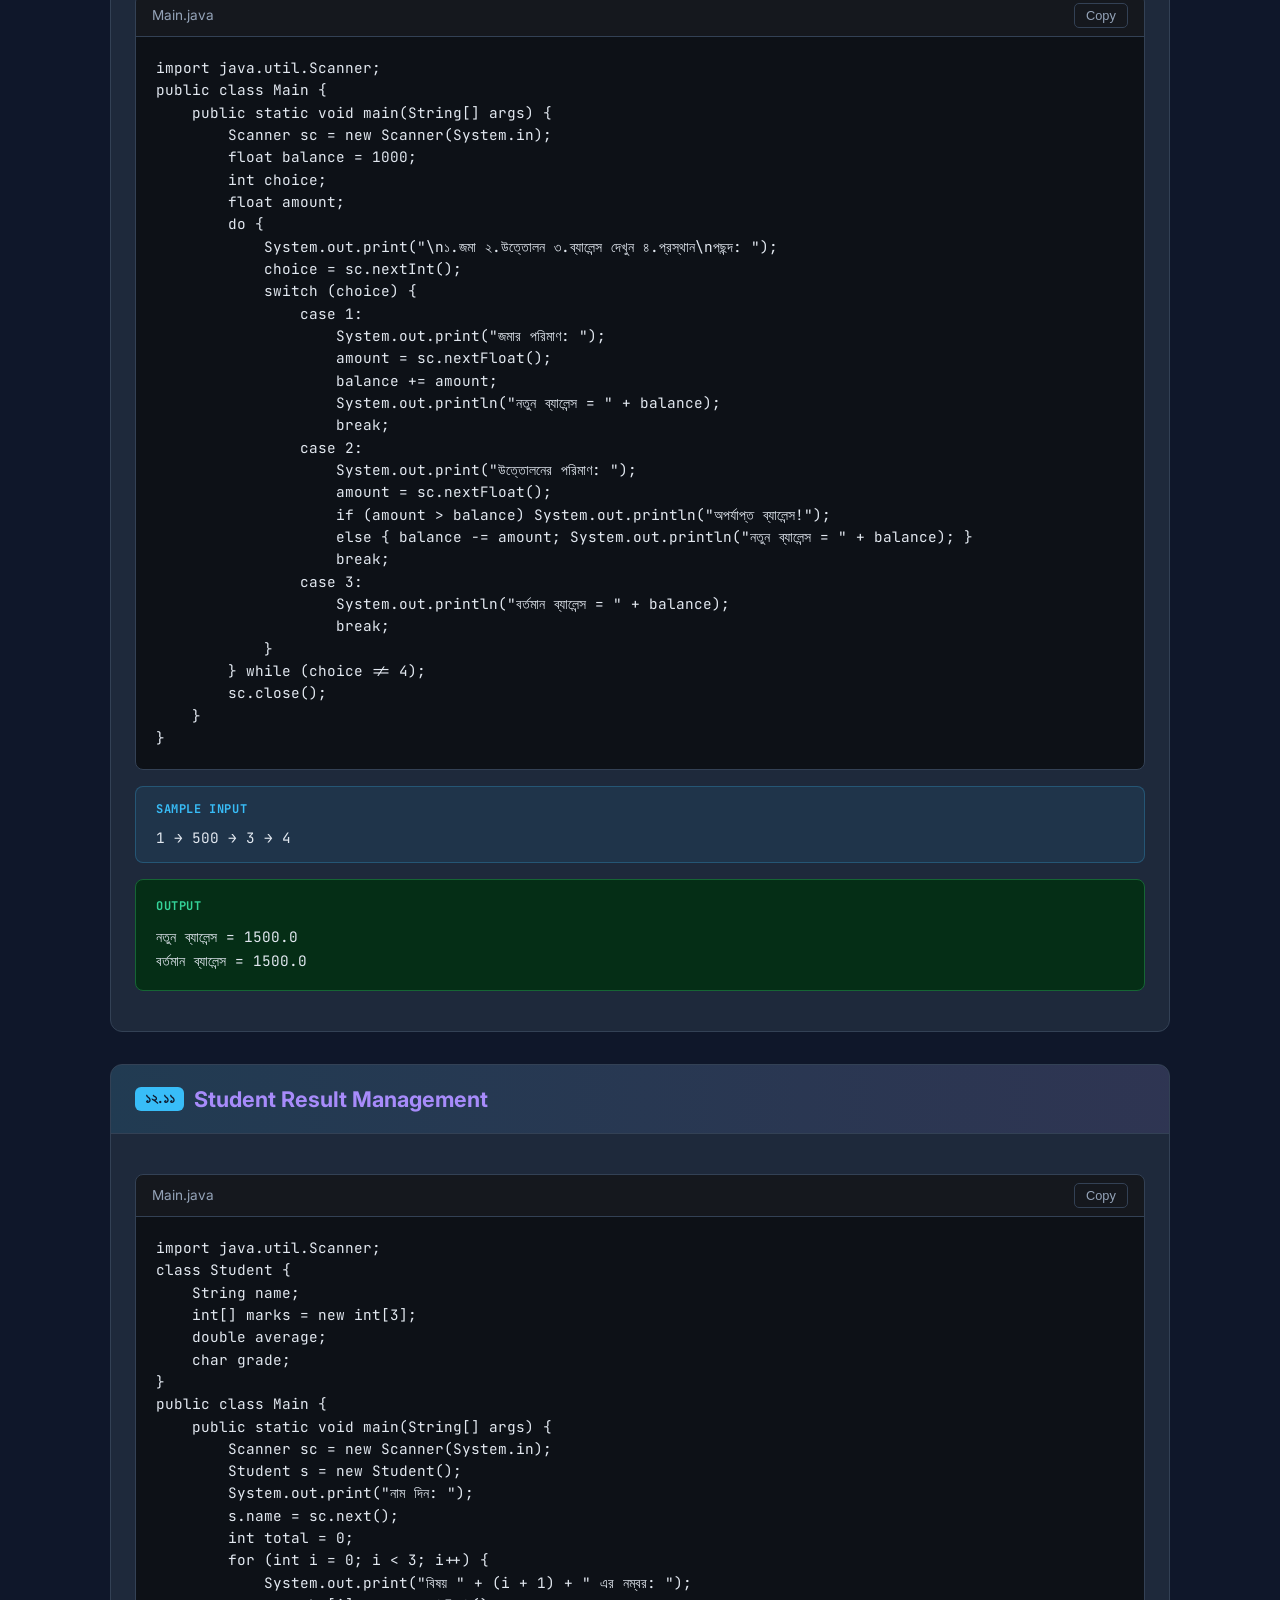
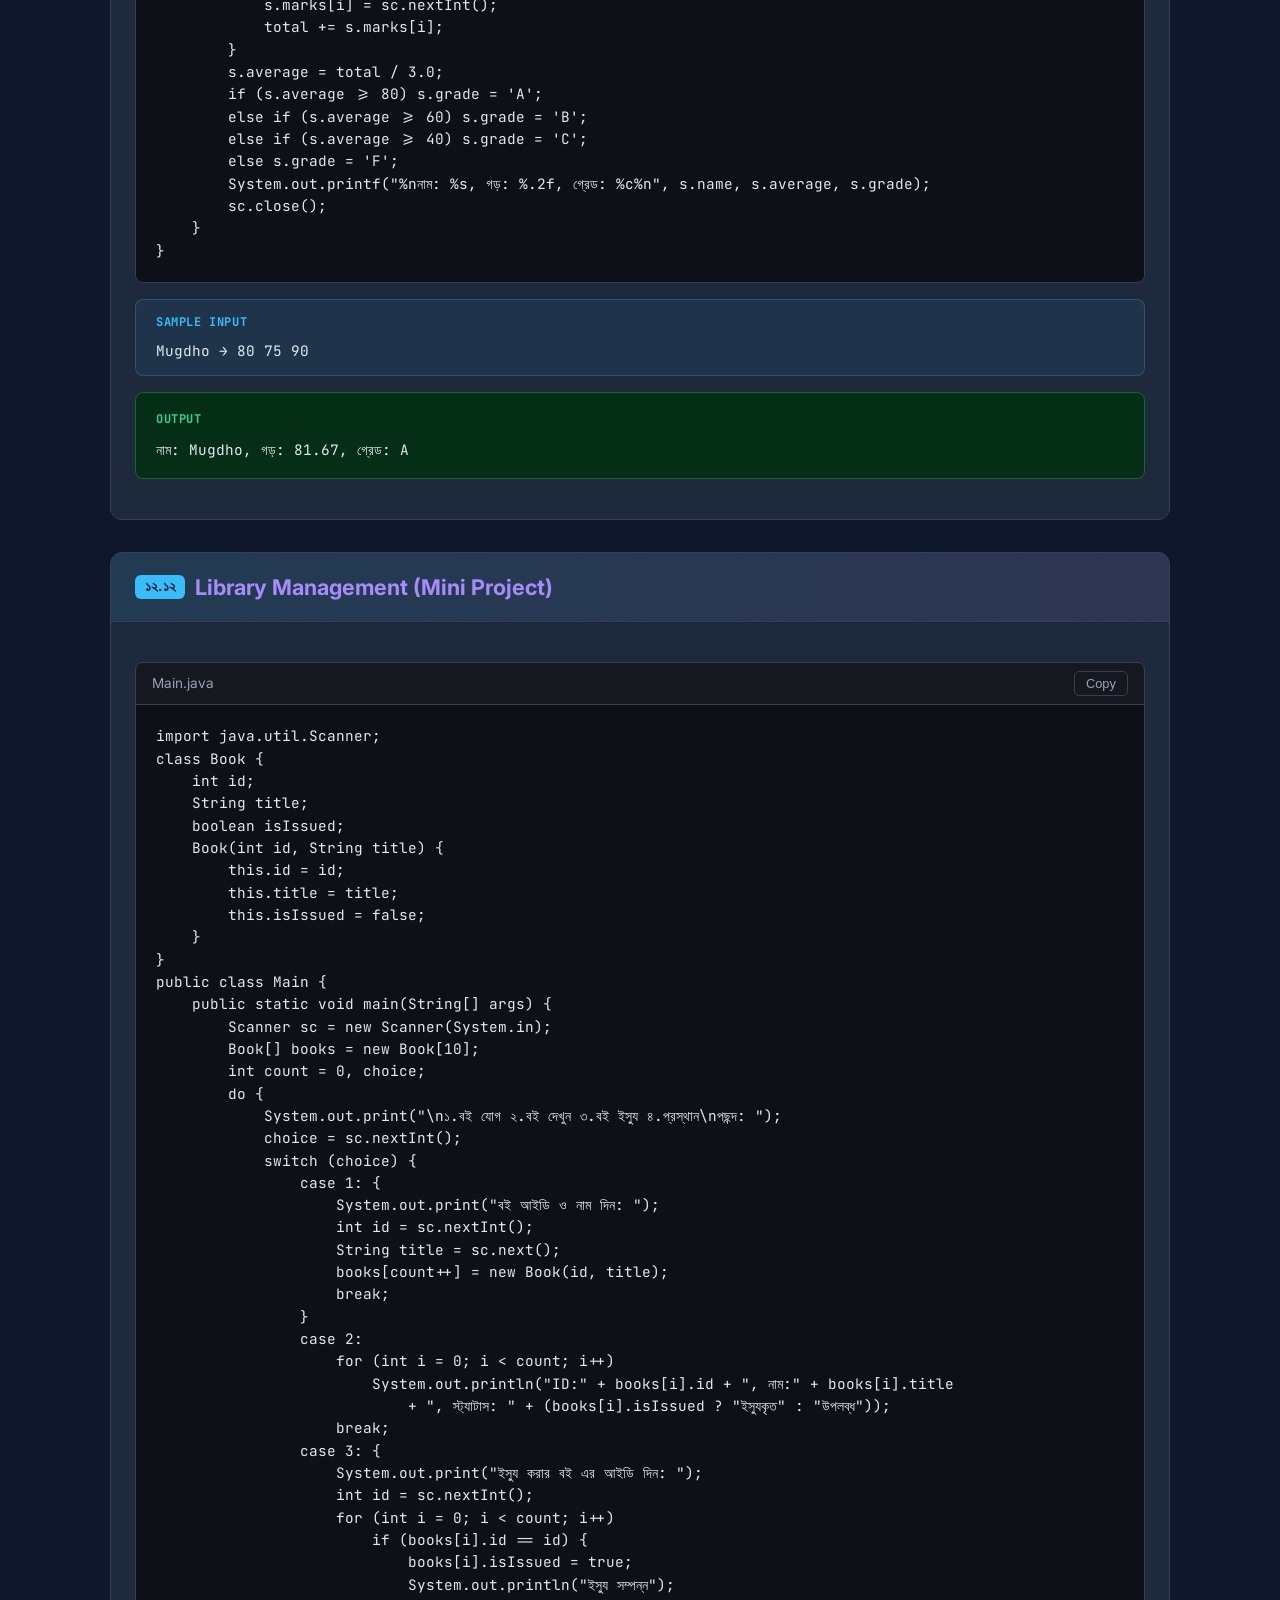
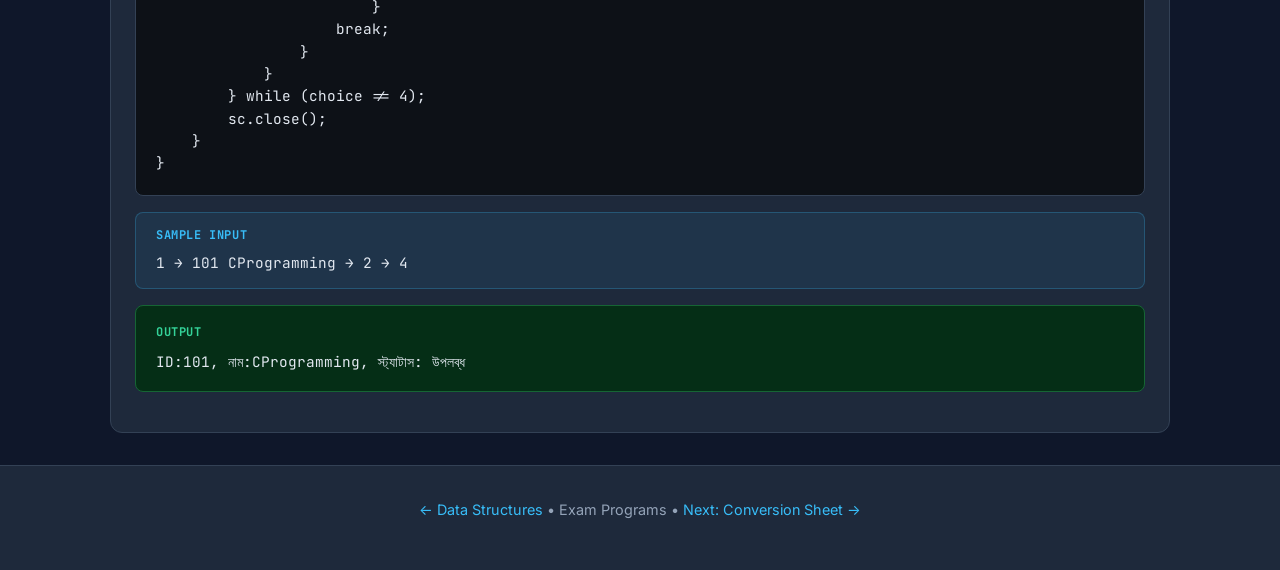
<file: exam.html>
<!DOCTYPE html>
<html lang="bn">
<head>
  <meta charset="UTF-8">
  <meta name="viewport" content="width=device-width, initial-scale=1.0">
  <title>১২. Exam Programs | পরীক্ষার প্রোগ্রাম</title>
  <link rel="stylesheet" href="css/styles.css">
  <link href="https://fonts.googleapis.com/css2?family=Hind+Siliguri:wght@400;500;600;700&family=Inter:wght@400;500;600;700;800&family=JetBrains+Mono:wght@400;500&display=swap" rel="stylesheet">
</head>
<body class="lang-both">
  <header>
    <div class="container header-inner">
      <div class="logo">☕ Java <span>Learning</span></div>
      <div class="lang-toggle">
        <button class="lang-btn" data-lang="bn">বাংলা</button>
        <button class="lang-btn" data-lang="en">English</button>
        <button class="lang-btn active" data-lang="both">Both</button>
      </div>
    </div>
  </header>
  <nav>
    <div class="container nav-inner">
      <a href="index.html">Home</a>
      <a href="tutorial.html">০. Tutorial</a>
      <a href="basic.html">১. Basic</a>
      <a href="loops.html">২. Loops</a>
      <a href="patterns.html">৩. Patterns</a>
      <a href="arrays.html">৪. Arrays</a>
      <a href="strings.html">৫. Strings</a>
      <a href="functions.html">৬. Functions</a>
      <a href="references.html">৭. References</a>
      <a href="classes.html">৮. Classes</a>
      <a href="files.html">৯. Files</a>
      <a href="memory.html">১০. Memory</a>
      <a href="ds.html">১১. Data Structures</a>
      <a href="exam.html">১২. Exam Programs</a>
      <a href="conversion.html">Conversion Sheet</a>
    </div>
  </nav>

  <main class="container">
    <h1 class="bn">১২. পরীক্ষায় প্রায়ই আসা প্রোগ্রাম</h1>
    <h1 class="en">12. Frequently Asked Exam Programs</h1>

    <article class="program">
      <div class="program-header"><h3><span class="num">১২.১</span> Decimal to Binary</h3></div>
      <div class="program-body">
        <div class="tip">
          <div class="bn"><strong>মনে রাখার কৌশল:</strong> বারবার ২ দিয়ে ভাগ, ভাগশেষ উল্টো ক্রমে বসাও। বিল্ট-ইন: Integer.toBinaryString()</div>
          <div class="en"><strong>Memory Tip:</strong> Repeatedly divide by 2, store remainders in reverse. Built-in: Integer.toBinaryString()</div>
        </div>
        <div class="code-block">
          <div class="code-header"><span>Main.java</span><button class="copy-btn">Copy</button></div>
          <pre><code>import java.util.Scanner;
public class Main {
    public static void main(String[] args) {
        Scanner sc = new Scanner(System.in);
        System.out.print("দশমিক সংখ্যা দিন: ");
        int n = sc.nextInt();
        int original = n;
        int[] binary = new int[32];
        int i = 0;
        if (n == 0) { System.out.println(0); return; }
        while (n > 0) {
            binary[i++] = n % 2;
            n /= 2;
        }
        System.out.print("বাইনারি = ");
        for (int j = i - 1; j >= 0; j--) System.out.print(binary[j]);
        System.out.println();
        System.out.println("বিল্ট-ইন = " + Integer.toBinaryString(original));
        sc.close();
    }
}</code></pre>
        </div>
        <div class="input-sample">22</div>
        <div class="output">দশমিক সংখ্যা দিন: বাইনারি = 10110
বিল্ট-ইন = 10110</div>
      </div>
    </article>

    <article class="program">
      <div class="program-header"><h3><span class="num">১২.২</span> Binary to Decimal</h3></div>
      <div class="program-body">
        <div class="tip">
          <div class="bn"><strong>মনে রাখার কৌশল:</strong> প্রতিটি অংক × ২^position যোগ করো। বিল্ট-ইন: Integer.parseInt(s, 2)</div>
          <div class="en"><strong>Memory Tip:</strong> Sum digit × 2^position. Built-in: Integer.parseInt(s, 2)</div>
        </div>
        <div class="code-block">
          <div class="code-header"><span>Main.java</span><button class="copy-btn">Copy</button></div>
          <pre><code>import java.util.Scanner;
public class Main {
    public static void main(String[] args) {
        Scanner sc = new Scanner(System.in);
        System.out.print("বাইনারি সংখ্যা দিন: ");
        long binary = sc.nextLong();
        String original = Long.toString(binary);
        int decimalVal = 0, i = 0, rem;
        while (binary != 0) {
            rem = (int) (binary % 10);
            decimalVal += rem * (int) Math.pow(2, i);
            binary /= 10;
            i++;
        }
        System.out.println("দশমিক = " + decimalVal);
        System.out.println("বিল্ট-ইন = " + Integer.parseInt(original, 2));
        sc.close();
    }
}</code></pre>
        </div>
        <div class="input-sample">10110</div>
        <div class="output">বাইনারি সংখ্যা দিন: দশমিক = 22
বিল্ট-ইন = 22</div>
      </div>
    </article>

    <article class="program">
      <div class="program-header"><h3><span class="num">১২.৩</span> Decimal to Octal/Hex</h3></div>
      <div class="program-body">
        <div class="code-block">
          <div class="code-header"><span>Main.java</span><button class="copy-btn">Copy</button></div>
          <pre><code>import java.util.Scanner;
public class Main {
    public static void main(String[] args) {
        Scanner sc = new Scanner(System.in);
        System.out.print("সংখ্যা দিন: ");
        int n = sc.nextInt();
        System.out.println("অক্টাল = " + Integer.toOctalString(n));
        System.out.println("হেক্স = " + Integer.toHexString(n));
        int num = n, i = 0;
        int[] hexArr = new int[32];
        String hexDigits = "0123456789ABCDEF";
        if (num == 0) hexArr[i++] = 0;
        while (num > 0) {
            hexArr[i++] = num % 16;
            num /= 16;
        }
        System.out.print("ম্যানুয়াল হেক্স = ");
        for (int j = i - 1; j >= 0; j--) System.out.print(hexDigits.charAt(hexArr[j]));
        System.out.println();
        sc.close();
    }
}</code></pre>
        </div>
        <div class="input-sample">255</div>
        <div class="output">সংখ্যা দিন: অক্টাল = 377
হেক্স = ff
ম্যানুয়াল হেক্স = FF</div>
      </div>
    </article>

    <article class="program">
      <div class="program-header"><h3><span class="num">১২.৪</span> Power using Recursion</h3></div>
      <div class="program-body">
        <div class="code-block">
          <div class="code-header"><span>Main.java</span><button class="copy-btn">Copy</button></div>
          <pre><code>public class Main {
    static long power(int base, int exp) {
        if (exp == 0) return 1;
        return base * power(base, exp - 1);
    }
    public static void main(String[] args) {
        System.out.println("2^10 = " + power(2, 10));
    }
}</code></pre>
        </div>
        <div class="output">2^10 = 1024</div>
      </div>
    </article>

    <article class="program">
      <div class="program-header"><h3><span class="num">১২.৫</span> Check Anagram</h3></div>
      <div class="program-body">
        <div class="tip">
          <div class="bn"><strong>মনে রাখার কৌশল:</strong> দুইটা স্ট্রিং sort করে Arrays.equals() দিয়ে তুলনা করো।</div>
          <div class="en"><strong>Memory Tip:</strong> Sort both strings and compare with Arrays.equals().</div>
        </div>
        <div class="code-block">
          <div class="code-header"><span>Main.java</span><button class="copy-btn">Copy</button></div>
          <pre><code>import java.util.Arrays;
public class Main {
    public static void main(String[] args) {
        String s1 = "listen", s2 = "silent";
        char[] a = s1.toCharArray();
        char[] b = s2.toCharArray();
        Arrays.sort(a);
        Arrays.sort(b);
        if (Arrays.equals(a, b))
            System.out.println("অ্যানাগ্রাম (Anagram)");
        else
            System.out.println("অ্যানাগ্রাম নয়");
    }
}</code></pre>
        </div>
        <div class="output">অ্যানাগ্রাম (Anagram)</div>
      </div>
    </article>

    <article class="program">
      <div class="program-header"><h3><span class="num">১২.৬</span> Remove Duplicate from Array</h3></div>
      <div class="program-body">
        <div class="code-block">
          <div class="code-header"><span>Main.java</span><button class="copy-btn">Copy</button></div>
          <pre><code>public class Main {
    public static void main(String[] args) {
        int[] arr = {1, 2, 2, 3, 4, 4, 5};
        int n = arr.length;
        int[] result = new int[n];
        int k = 0;
        for (int i = 0; i < n; i++) {
            if (i == 0 || arr[i] != arr[i - 1])
                result[k++] = arr[i];
        }
        System.out.print("ডুপ্লিকেট বাদে: ");
        for (int i = 0; i < k; i++) System.out.print(result[i] + " ");
        System.out.println();
    }
}</code></pre>
        </div>
        <div class="output">ডুপ্লিকেট বাদে: 1 2 3 4 5</div>
      </div>
    </article>

    <article class="program">
      <div class="program-header"><h3><span class="num">১২.৭</span> Merge & Sort Arrays</h3></div>
      <div class="program-body">
        <div class="code-block">
          <div class="code-header"><span>Main.java</span><button class="copy-btn">Copy</button></div>
          <pre><code>import java.util.Arrays;
public class Main {
    public static void main(String[] args) {
        int[] a = {5, 1, 4}, b = {2, 6, 3};
        int[] merged = new int[a.length + b.length];
        int k = 0;
        for (int i = 0; i < a.length; i++) merged[k++] = a[i];
        for (int i = 0; i < b.length; i++) merged[k++] = b[i];
        Arrays.sort(merged);
        for (int i = 0; i < k; i++) System.out.print(merged[i] + " ");
        System.out.println();
    }
}</code></pre>
        </div>
        <div class="output">1 2 3 4 5 6</div>
      </div>
    </article>

    <article class="program">
      <div class="program-header"><h3><span class="num">১২.৮</span> Frequency of Array Elements</h3></div>
      <div class="program-body">
        <div class="code-block">
          <div class="code-header"><span>Main.java</span><button class="copy-btn">Copy</button></div>
          <pre><code>public class Main {
    public static void main(String[] args) {
        int[] arr = {1, 2, 2, 3, 1, 4, 2};
        int n = arr.length;
        boolean[] visited = new boolean[n];
        for (int i = 0; i < n; i++) {
            if (visited[i]) continue;
            int count = 1;
            for (int j = i + 1; j < n; j++) {
                if (arr[i] == arr[j]) { count++; visited[j] = true; }
            }
            System.out.println(arr[i] + " এর ফ্রিকোয়েন্সি = " + count);
        }
    }
}</code></pre>
        </div>
        <div class="output">1 এর ফ্রিকোয়েন্সি = 2
2 এর ফ্রিকোয়েন্সি = 3
3 এর ফ্রিকোয়েন্সি = 1
4 এর ফ্রিকোয়েন্সি = 1</div>
      </div>
    </article>

    <article class="program">
      <div class="program-header"><h3><span class="num">১২.৯</span> Menu-driven Calculator</h3></div>
      <div class="program-body">
        <div class="code-block">
          <div class="code-header"><span>Main.java</span><button class="copy-btn">Copy</button></div>
          <pre><code>import java.util.Scanner;
public class Main {
    public static void main(String[] args) {
        Scanner sc = new Scanner(System.in);
        int choice;
        float a, b;
        do {
            System.out.print("\n১.যোগ ২.বিয়োগ ৩.গুণ ৪.ভাগ ৫.প্রস্থান\nপছন্দ দিন: ");
            choice = sc.nextInt();
            if (choice == 5) break;
            System.out.print("দুইটি সংখ্যা দিন: ");
            a = sc.nextFloat();
            b = sc.nextFloat();
            switch (choice) {
                case 1: System.out.println("যোগফল = " + (a + b)); break;
                case 2: System.out.println("বিয়োগফল = " + (a - b)); break;
                case 3: System.out.println("গুণফল = " + (a * b)); break;
                case 4:
                    if (b != 0) System.out.println("ভাগফল = " + (a / b));
                    else System.out.println("শূন্য দিয়ে ভাগ করা যায় না");
                    break;
                default: System.out.println("ভুল অপশন");
            }
        } while (choice != 5);
        sc.close();
    }
}</code></pre>
        </div>
        <div class="input-sample">1 → 10 3 → 5</div>
        <div class="output">যোগফল = 13.0</div>
      </div>
    </article>

    <article class="program">
      <div class="program-header"><h3><span class="num">১২.১০</span> Simple Banking System</h3></div>
      <div class="program-body">
        <div class="code-block">
          <div class="code-header"><span>Main.java</span><button class="copy-btn">Copy</button></div>
          <pre><code>import java.util.Scanner;
public class Main {
    public static void main(String[] args) {
        Scanner sc = new Scanner(System.in);
        float balance = 1000;
        int choice;
        float amount;
        do {
            System.out.print("\n১.জমা ২.উত্তোলন ৩.ব্যালেন্স দেখুন ৪.প্রস্থান\nপছন্দ: ");
            choice = sc.nextInt();
            switch (choice) {
                case 1:
                    System.out.print("জমার পরিমাণ: ");
                    amount = sc.nextFloat();
                    balance += amount;
                    System.out.println("নতুন ব্যালেন্স = " + balance);
                    break;
                case 2:
                    System.out.print("উত্তোলনের পরিমাণ: ");
                    amount = sc.nextFloat();
                    if (amount > balance) System.out.println("অপর্যাপ্ত ব্যালেন্স!");
                    else { balance -= amount; System.out.println("নতুন ব্যালেন্স = " + balance); }
                    break;
                case 3:
                    System.out.println("বর্তমান ব্যালেন্স = " + balance);
                    break;
            }
        } while (choice != 4);
        sc.close();
    }
}</code></pre>
        </div>
        <div class="input-sample">1 → 500 → 3 → 4</div>
        <div class="output">নতুন ব্যালেন্স = 1500.0
বর্তমান ব্যালেন্স = 1500.0</div>
      </div>
    </article>

    <article class="program">
      <div class="program-header"><h3><span class="num">১২.১১</span> Student Result Management</h3></div>
      <div class="program-body">
        <div class="code-block">
          <div class="code-header"><span>Main.java</span><button class="copy-btn">Copy</button></div>
          <pre><code>import java.util.Scanner;
class Student {
    String name;
    int[] marks = new int[3];
    double average;
    char grade;
}
public class Main {
    public static void main(String[] args) {
        Scanner sc = new Scanner(System.in);
        Student s = new Student();
        System.out.print("নাম দিন: ");
        s.name = sc.next();
        int total = 0;
        for (int i = 0; i < 3; i++) {
            System.out.print("বিষয় " + (i + 1) + " এর নম্বর: ");
            s.marks[i] = sc.nextInt();
            total += s.marks[i];
        }
        s.average = total / 3.0;
        if (s.average >= 80) s.grade = 'A';
        else if (s.average >= 60) s.grade = 'B';
        else if (s.average >= 40) s.grade = 'C';
        else s.grade = 'F';
        System.out.printf("%nনাম: %s, গড়: %.2f, গ্রেড: %c%n", s.name, s.average, s.grade);
        sc.close();
    }
}</code></pre>
        </div>
        <div class="input-sample">Mugdho → 80 75 90</div>
        <div class="output">নাম: Mugdho, গড়: 81.67, গ্রেড: A</div>
      </div>
    </article>

    <article class="program">
      <div class="program-header"><h3><span class="num">১২.১২</span> Library Management (Mini Project)</h3></div>
      <div class="program-body">
        <div class="code-block">
          <div class="code-header"><span>Main.java</span><button class="copy-btn">Copy</button></div>
          <pre><code>import java.util.Scanner;
class Book {
    int id;
    String title;
    boolean isIssued;
    Book(int id, String title) {
        this.id = id;
        this.title = title;
        this.isIssued = false;
    }
}
public class Main {
    public static void main(String[] args) {
        Scanner sc = new Scanner(System.in);
        Book[] books = new Book[10];
        int count = 0, choice;
        do {
            System.out.print("\n১.বই যোগ ২.বই দেখুন ৩.বই ইস্যু ৪.প্রস্থান\nপছন্দ: ");
            choice = sc.nextInt();
            switch (choice) {
                case 1: {
                    System.out.print("বই আইডি ও নাম দিন: ");
                    int id = sc.nextInt();
                    String title = sc.next();
                    books[count++] = new Book(id, title);
                    break;
                }
                case 2:
                    for (int i = 0; i < count; i++)
                        System.out.println("ID:" + books[i].id + ", নাম:" + books[i].title
                            + ", স্ট্যাটাস: " + (books[i].isIssued ? "ইস্যুকৃত" : "উপলব্ধ"));
                    break;
                case 3: {
                    System.out.print("ইস্যু করার বই এর আইডি দিন: ");
                    int id = sc.nextInt();
                    for (int i = 0; i < count; i++)
                        if (books[i].id == id) {
                            books[i].isIssued = true;
                            System.out.println("ইস্যু সম্পন্ন");
                        }
                    break;
                }
            }
        } while (choice != 4);
        sc.close();
    }
}</code></pre>
        </div>
        <div class="input-sample">1 → 101 CProgramming → 2 → 4</div>
        <div class="output">ID:101, নাম:CProgramming, স্ট্যাটাস: উপলব্ধ</div>
      </div>
    </article>

  </main>
  <footer>
    <div class="container">
      <p><a href="ds.html">← Data Structures</a> • Exam Programs • <a href="conversion.html">Next: Conversion Sheet →</a></p>
    </div>
  </footer>
  <script src="js/main.js"></script>
</body>
</html>
</file>
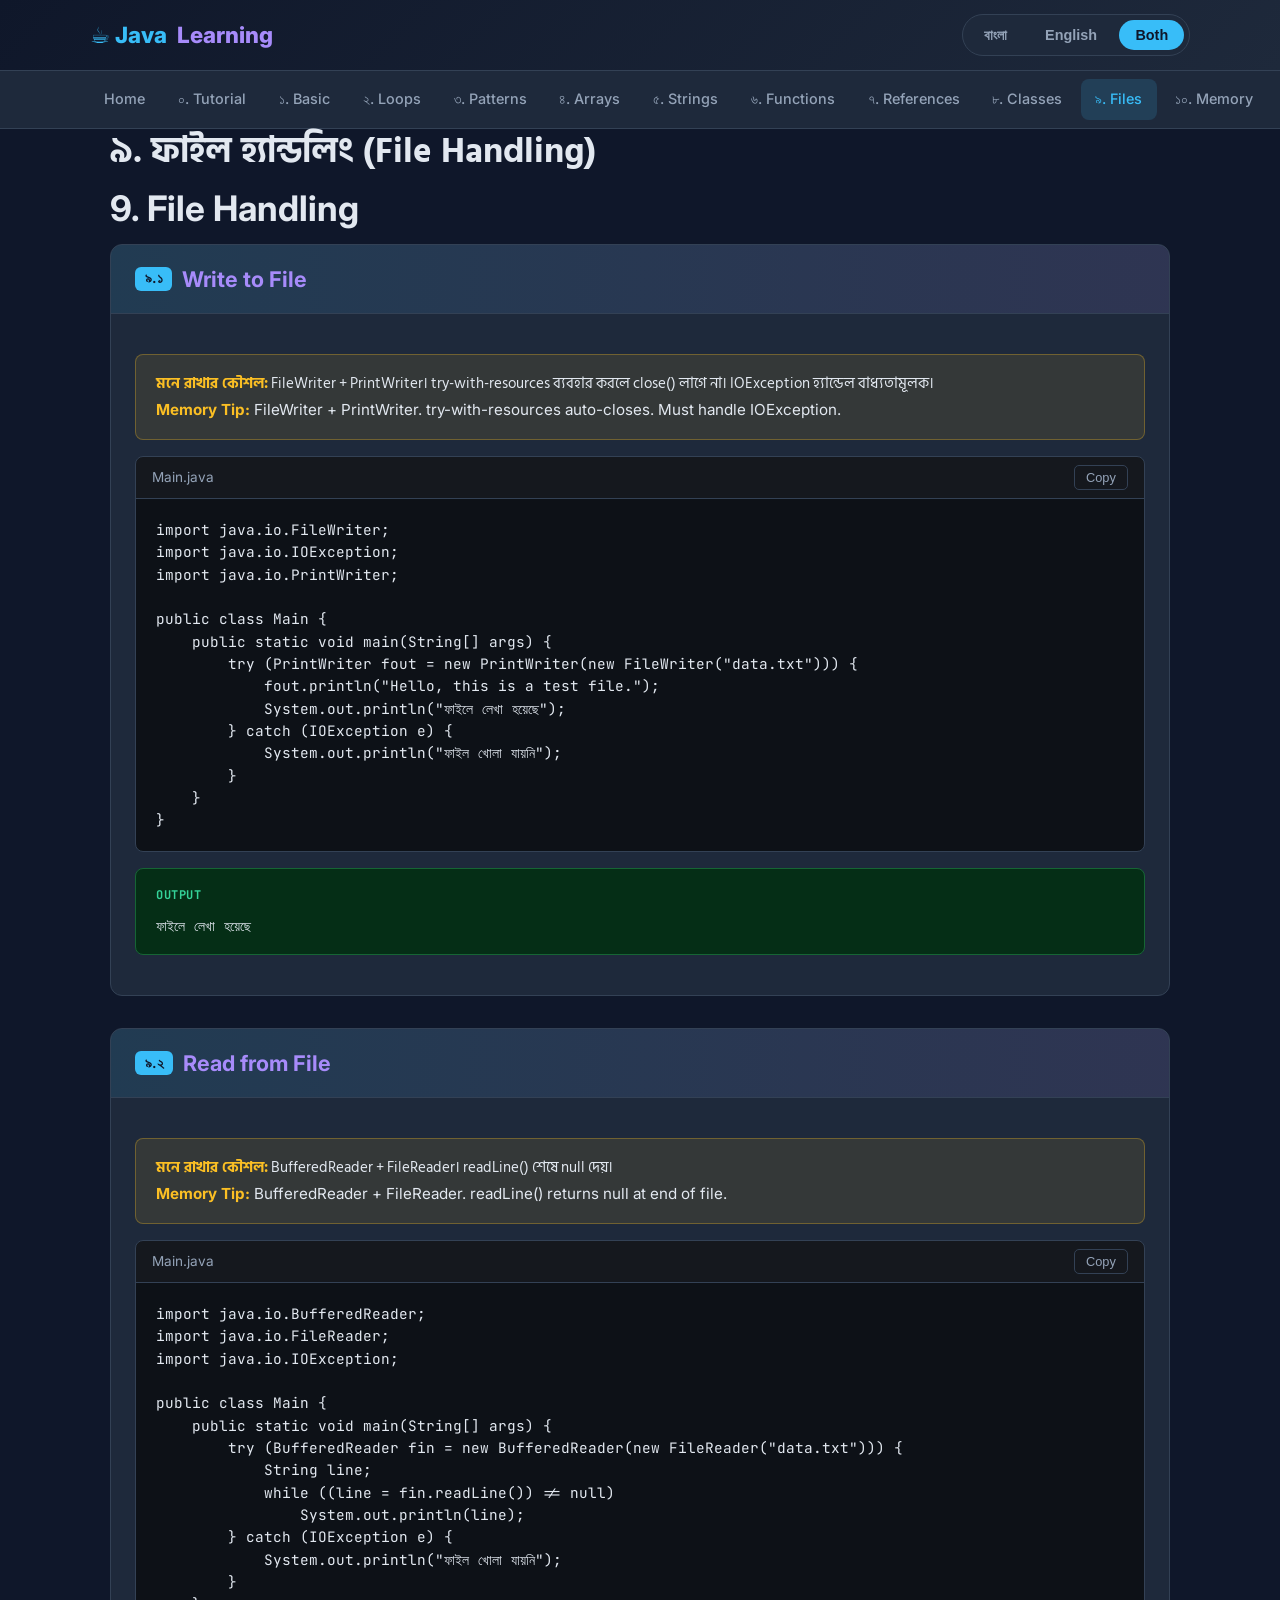
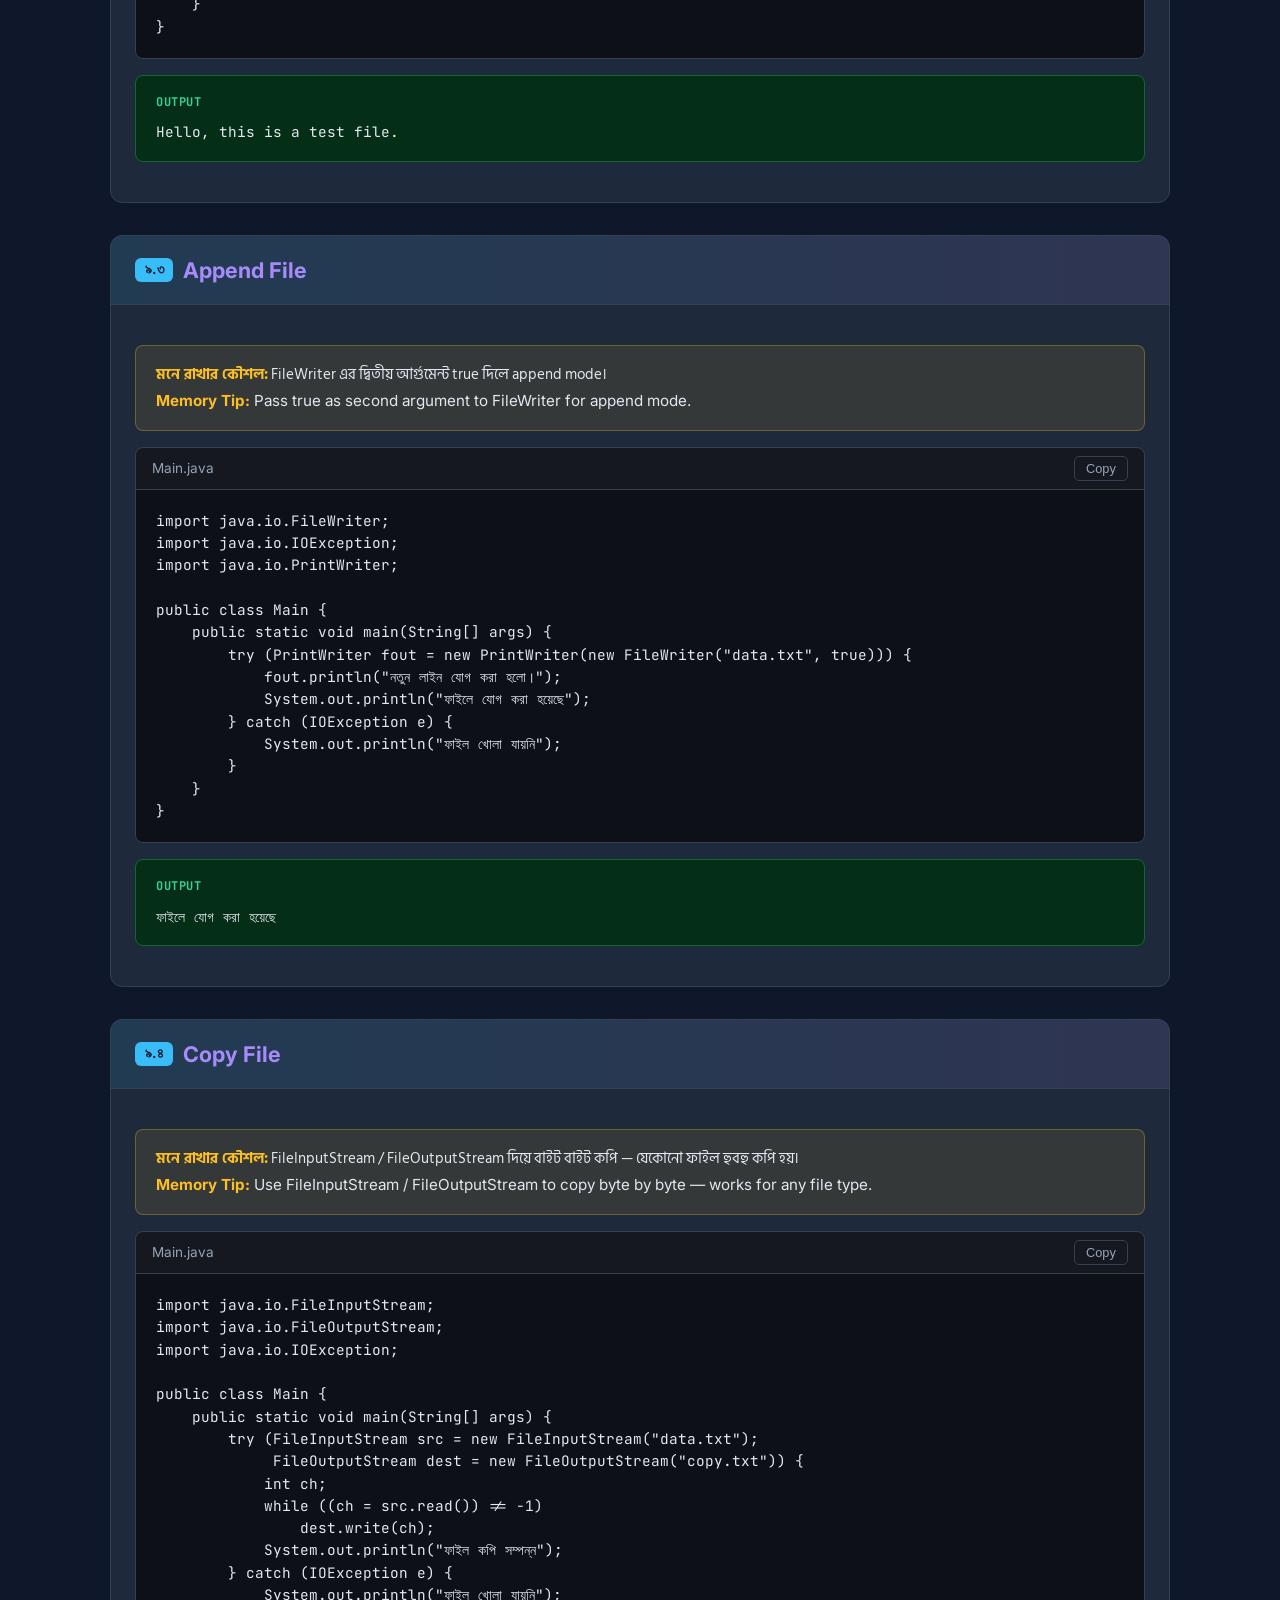
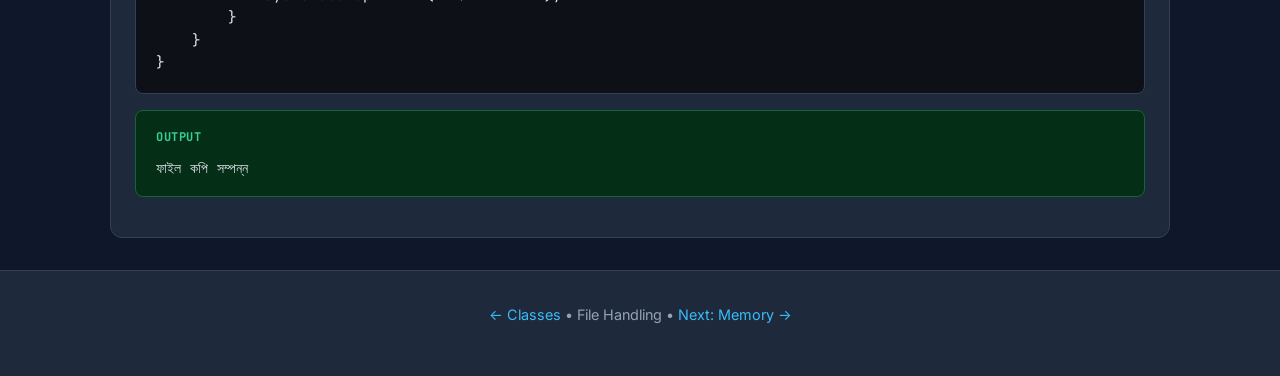
<file: files.html>
<!DOCTYPE html>
<html lang="bn">
<head>
  <meta charset="UTF-8">
  <meta name="viewport" content="width=device-width, initial-scale=1.0">
  <title>৯. File Handling | ফাইল হ্যান্ডলিং</title>
  <link rel="stylesheet" href="css/styles.css">
  <link href="https://fonts.googleapis.com/css2?family=Hind+Siliguri:wght@400;500;600;700&family=Inter:wght@400;500;600;700;800&family=JetBrains+Mono:wght@400;500&display=swap" rel="stylesheet">
</head>
<body class="lang-both">
  <header>
    <div class="container header-inner">
      <div class="logo">☕ Java <span>Learning</span></div>
      <div class="lang-toggle">
        <button class="lang-btn" data-lang="bn">বাংলা</button>
        <button class="lang-btn" data-lang="en">English</button>
        <button class="lang-btn active" data-lang="both">Both</button>
      </div>
    </div>
  </header>
  <nav>
    <div class="container nav-inner">
      <a href="index.html">Home</a>
      <a href="tutorial.html">০. Tutorial</a>
      <a href="basic.html">১. Basic</a>
      <a href="loops.html">২. Loops</a>
      <a href="patterns.html">৩. Patterns</a>
      <a href="arrays.html">৪. Arrays</a>
      <a href="strings.html">৫. Strings</a>
      <a href="functions.html">৬. Functions</a>
      <a href="references.html">৭. References</a>
      <a href="classes.html">৮. Classes</a>
      <a href="files.html">৯. Files</a>
      <a href="memory.html">১০. Memory</a>
      <a href="ds.html">১১. Data Structures</a>
      <a href="exam.html">১২. Exam Programs</a>
      <a href="conversion.html">Conversion Sheet</a>
    </div>
  </nav>

  <main class="container">
    <h1 class="bn">৯. ফাইল হ্যান্ডলিং (File Handling)</h1>
    <h1 class="en">9. File Handling</h1>

    <article class="program">
      <div class="program-header"><h3><span class="num">৯.১</span> Write to File</h3></div>
      <div class="program-body">
        <div class="tip">
          <div class="bn"><strong>মনে রাখার কৌশল:</strong> FileWriter + PrintWriter। try-with-resources ব্যবহার করলে close() লাগে না। IOException হ্যান্ডেল বাধ্যতামূলক।</div>
          <div class="en"><strong>Memory Tip:</strong> FileWriter + PrintWriter. try-with-resources auto-closes. Must handle IOException.</div>
        </div>
        <div class="code-block">
          <div class="code-header"><span>Main.java</span><button class="copy-btn">Copy</button></div>
          <pre><code>import java.io.FileWriter;
import java.io.IOException;
import java.io.PrintWriter;

public class Main {
    public static void main(String[] args) {
        try (PrintWriter fout = new PrintWriter(new FileWriter("data.txt"))) {
            fout.println("Hello, this is a test file.");
            System.out.println("ফাইলে লেখা হয়েছে");
        } catch (IOException e) {
            System.out.println("ফাইল খোলা যায়নি");
        }
    }
}</code></pre>
        </div>
        <div class="output">ফাইলে লেখা হয়েছে</div>
      </div>
    </article>

    <article class="program">
      <div class="program-header"><h3><span class="num">৯.২</span> Read from File</h3></div>
      <div class="program-body">
        <div class="tip">
          <div class="bn"><strong>মনে রাখার কৌশল:</strong> BufferedReader + FileReader। readLine() শেষে null দেয়।</div>
          <div class="en"><strong>Memory Tip:</strong> BufferedReader + FileReader. readLine() returns null at end of file.</div>
        </div>
        <div class="code-block">
          <div class="code-header"><span>Main.java</span><button class="copy-btn">Copy</button></div>
          <pre><code>import java.io.BufferedReader;
import java.io.FileReader;
import java.io.IOException;

public class Main {
    public static void main(String[] args) {
        try (BufferedReader fin = new BufferedReader(new FileReader("data.txt"))) {
            String line;
            while ((line = fin.readLine()) != null)
                System.out.println(line);
        } catch (IOException e) {
            System.out.println("ফাইল খোলা যায়নি");
        }
    }
}</code></pre>
        </div>
        <div class="output">Hello, this is a test file.</div>
      </div>
    </article>

    <article class="program">
      <div class="program-header"><h3><span class="num">৯.৩</span> Append File</h3></div>
      <div class="program-body">
        <div class="tip">
          <div class="bn"><strong>মনে রাখার কৌশল:</strong> FileWriter এর দ্বিতীয় আর্গুমেন্ট true দিলে append mode।</div>
          <div class="en"><strong>Memory Tip:</strong> Pass true as second argument to FileWriter for append mode.</div>
        </div>
        <div class="code-block">
          <div class="code-header"><span>Main.java</span><button class="copy-btn">Copy</button></div>
          <pre><code>import java.io.FileWriter;
import java.io.IOException;
import java.io.PrintWriter;

public class Main {
    public static void main(String[] args) {
        try (PrintWriter fout = new PrintWriter(new FileWriter("data.txt", true))) {
            fout.println("নতুন লাইন যোগ করা হলো।");
            System.out.println("ফাইলে যোগ করা হয়েছে");
        } catch (IOException e) {
            System.out.println("ফাইল খোলা যায়নি");
        }
    }
}</code></pre>
        </div>
        <div class="output">ফাইলে যোগ করা হয়েছে</div>
      </div>
    </article>

    <article class="program">
      <div class="program-header"><h3><span class="num">৯.৪</span> Copy File</h3></div>
      <div class="program-body">
        <div class="tip">
          <div class="bn"><strong>মনে রাখার কৌশল:</strong> FileInputStream / FileOutputStream দিয়ে বাইট বাইট কপি — যেকোনো ফাইল হুবহু কপি হয়।</div>
          <div class="en"><strong>Memory Tip:</strong> Use FileInputStream / FileOutputStream to copy byte by byte — works for any file type.</div>
        </div>
        <div class="code-block">
          <div class="code-header"><span>Main.java</span><button class="copy-btn">Copy</button></div>
          <pre><code>import java.io.FileInputStream;
import java.io.FileOutputStream;
import java.io.IOException;

public class Main {
    public static void main(String[] args) {
        try (FileInputStream src = new FileInputStream("data.txt");
             FileOutputStream dest = new FileOutputStream("copy.txt")) {
            int ch;
            while ((ch = src.read()) != -1)
                dest.write(ch);
            System.out.println("ফাইল কপি সম্পন্ন");
        } catch (IOException e) {
            System.out.println("ফাইল খোলা যায়নি");
        }
    }
}</code></pre>
        </div>
        <div class="output">ফাইল কপি সম্পন্ন</div>
      </div>
    </article>

  </main>
  <footer>
    <div class="container">
      <p><a href="classes.html">← Classes</a> • File Handling • <a href="memory.html">Next: Memory →</a></p>
    </div>
  </footer>
  <script src="js/main.js"></script>
</body>
</html>
</file>
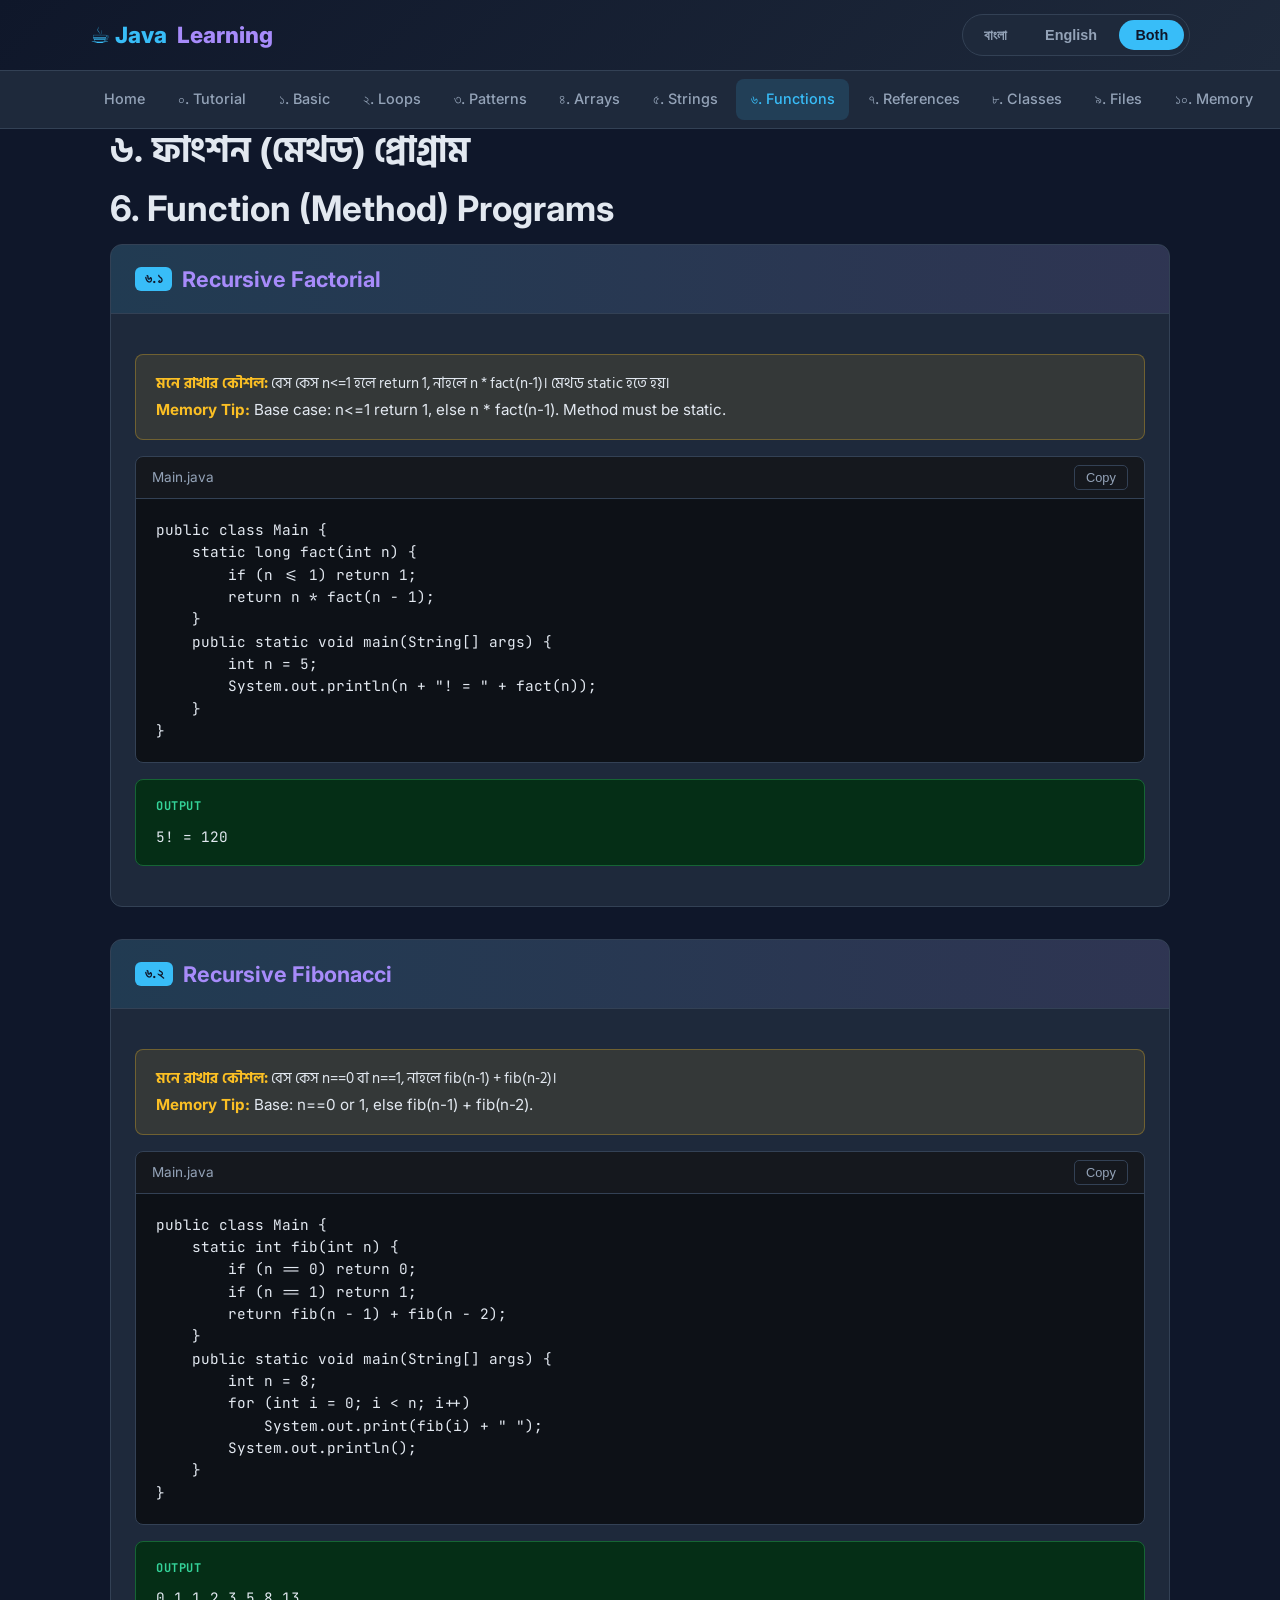
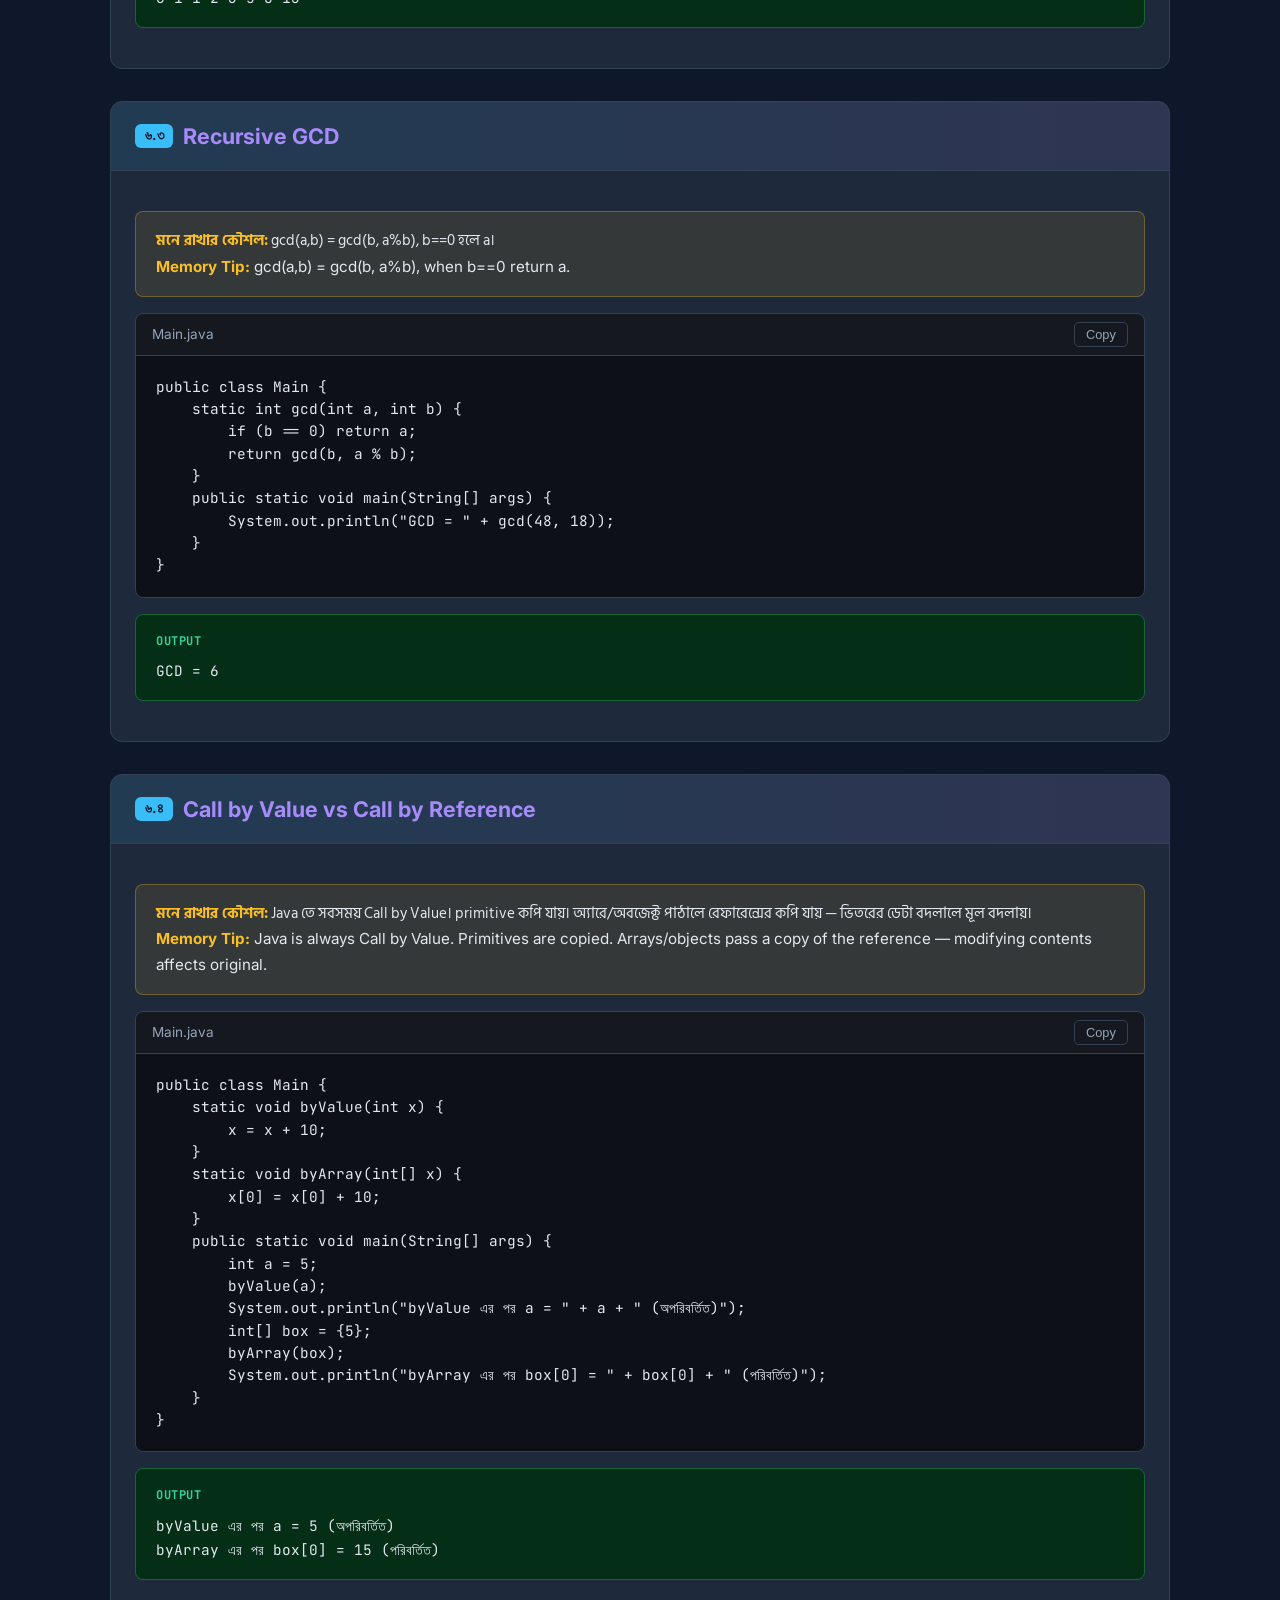
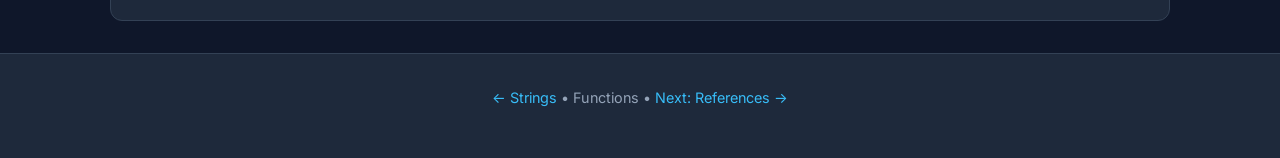
<file: functions.html>
<!DOCTYPE html>
<html lang="bn">
<head>
  <meta charset="UTF-8">
  <meta name="viewport" content="width=device-width, initial-scale=1.0">
  <title>৬. Function Programs | ফাংশন প্রোগ্রাম</title>
  <link rel="stylesheet" href="css/styles.css">
  <link href="https://fonts.googleapis.com/css2?family=Hind+Siliguri:wght@400;500;600;700&family=Inter:wght@400;500;600;700;800&family=JetBrains+Mono:wght@400;500&display=swap" rel="stylesheet">
</head>
<body class="lang-both">
  <header>
    <div class="container header-inner">
      <div class="logo">☕ Java <span>Learning</span></div>
      <div class="lang-toggle">
        <button class="lang-btn" data-lang="bn">বাংলা</button>
        <button class="lang-btn" data-lang="en">English</button>
        <button class="lang-btn active" data-lang="both">Both</button>
      </div>
    </div>
  </header>
  <nav>
    <div class="container nav-inner">
      <a href="index.html">Home</a>
      <a href="tutorial.html">০. Tutorial</a>
      <a href="basic.html">১. Basic</a>
      <a href="loops.html">২. Loops</a>
      <a href="patterns.html">৩. Patterns</a>
      <a href="arrays.html">৪. Arrays</a>
      <a href="strings.html">৫. Strings</a>
      <a href="functions.html">৬. Functions</a>
      <a href="references.html">৭. References</a>
      <a href="classes.html">৮. Classes</a>
      <a href="files.html">৯. Files</a>
      <a href="memory.html">১০. Memory</a>
      <a href="ds.html">১১. Data Structures</a>
      <a href="exam.html">১২. Exam Programs</a>
      <a href="conversion.html">Conversion Sheet</a>
    </div>
  </nav>

  <main class="container">
    <h1 class="bn">৬. ফাংশন (মেথড) প্রোগ্রাম</h1>
    <h1 class="en">6. Function (Method) Programs</h1>

    <article class="program">
      <div class="program-header"><h3><span class="num">৬.১</span> Recursive Factorial</h3></div>
      <div class="program-body">
        <div class="tip">
          <div class="bn"><strong>মনে রাখার কৌশল:</strong> বেস কেস n&lt;=1 হলে return 1, নাহলে n * fact(n-1)। মেথড static হতে হয়।</div>
          <div class="en"><strong>Memory Tip:</strong> Base case: n&lt;=1 return 1, else n * fact(n-1). Method must be static.</div>
        </div>
        <div class="code-block">
          <div class="code-header"><span>Main.java</span><button class="copy-btn">Copy</button></div>
          <pre><code>public class Main {
    static long fact(int n) {
        if (n <= 1) return 1;
        return n * fact(n - 1);
    }
    public static void main(String[] args) {
        int n = 5;
        System.out.println(n + "! = " + fact(n));
    }
}</code></pre>
        </div>
        <div class="output">5! = 120</div>
      </div>
    </article>

    <article class="program">
      <div class="program-header"><h3><span class="num">৬.২</span> Recursive Fibonacci</h3></div>
      <div class="program-body">
        <div class="tip">
          <div class="bn"><strong>মনে রাখার কৌশল:</strong> বেস কেস n==0 বা n==1, নাহলে fib(n-1) + fib(n-2)।</div>
          <div class="en"><strong>Memory Tip:</strong> Base: n==0 or 1, else fib(n-1) + fib(n-2).</div>
        </div>
        <div class="code-block">
          <div class="code-header"><span>Main.java</span><button class="copy-btn">Copy</button></div>
          <pre><code>public class Main {
    static int fib(int n) {
        if (n == 0) return 0;
        if (n == 1) return 1;
        return fib(n - 1) + fib(n - 2);
    }
    public static void main(String[] args) {
        int n = 8;
        for (int i = 0; i < n; i++)
            System.out.print(fib(i) + " ");
        System.out.println();
    }
}</code></pre>
        </div>
        <div class="output">0 1 1 2 3 5 8 13</div>
      </div>
    </article>

    <article class="program">
      <div class="program-header"><h3><span class="num">৬.৩</span> Recursive GCD</h3></div>
      <div class="program-body">
        <div class="tip">
          <div class="bn"><strong>মনে রাখার কৌশল:</strong> gcd(a,b) = gcd(b, a%b), b==0 হলে a।</div>
          <div class="en"><strong>Memory Tip:</strong> gcd(a,b) = gcd(b, a%b), when b==0 return a.</div>
        </div>
        <div class="code-block">
          <div class="code-header"><span>Main.java</span><button class="copy-btn">Copy</button></div>
          <pre><code>public class Main {
    static int gcd(int a, int b) {
        if (b == 0) return a;
        return gcd(b, a % b);
    }
    public static void main(String[] args) {
        System.out.println("GCD = " + gcd(48, 18));
    }
}</code></pre>
        </div>
        <div class="output">GCD = 6</div>
      </div>
    </article>

    <article class="program">
      <div class="program-header"><h3><span class="num">৬.৪</span> Call by Value vs Call by Reference</h3></div>
      <div class="program-body">
        <div class="tip">
          <div class="bn"><strong>মনে রাখার কৌশল:</strong> Java তে সবসময় Call by Value। primitive কপি যায়। অ্যারে/অবজেক্ট পাঠালে রেফারেন্সের কপি যায় — ভিতরের ডেটা বদলালে মূল বদলায়।</div>
          <div class="en"><strong>Memory Tip:</strong> Java is always Call by Value. Primitives are copied. Arrays/objects pass a copy of the reference — modifying contents affects original.</div>
        </div>
        <div class="code-block">
          <div class="code-header"><span>Main.java</span><button class="copy-btn">Copy</button></div>
          <pre><code>public class Main {
    static void byValue(int x) {
        x = x + 10;
    }
    static void byArray(int[] x) {
        x[0] = x[0] + 10;
    }
    public static void main(String[] args) {
        int a = 5;
        byValue(a);
        System.out.println("byValue এর পর a = " + a + " (অপরিবর্তিত)");
        int[] box = {5};
        byArray(box);
        System.out.println("byArray এর পর box[0] = " + box[0] + " (পরিবর্তিত)");
    }
}</code></pre>
        </div>
        <div class="output">byValue এর পর a = 5 (অপরিবর্তিত)
byArray এর পর box[0] = 15 (পরিবর্তিত)</div>
      </div>
    </article>

  </main>
  <footer>
    <div class="container">
      <p><a href="strings.html">← Strings</a> • Functions • <a href="references.html">Next: References →</a></p>
    </div>
  </footer>
  <script src="js/main.js"></script>
</body>
</html>
</file>
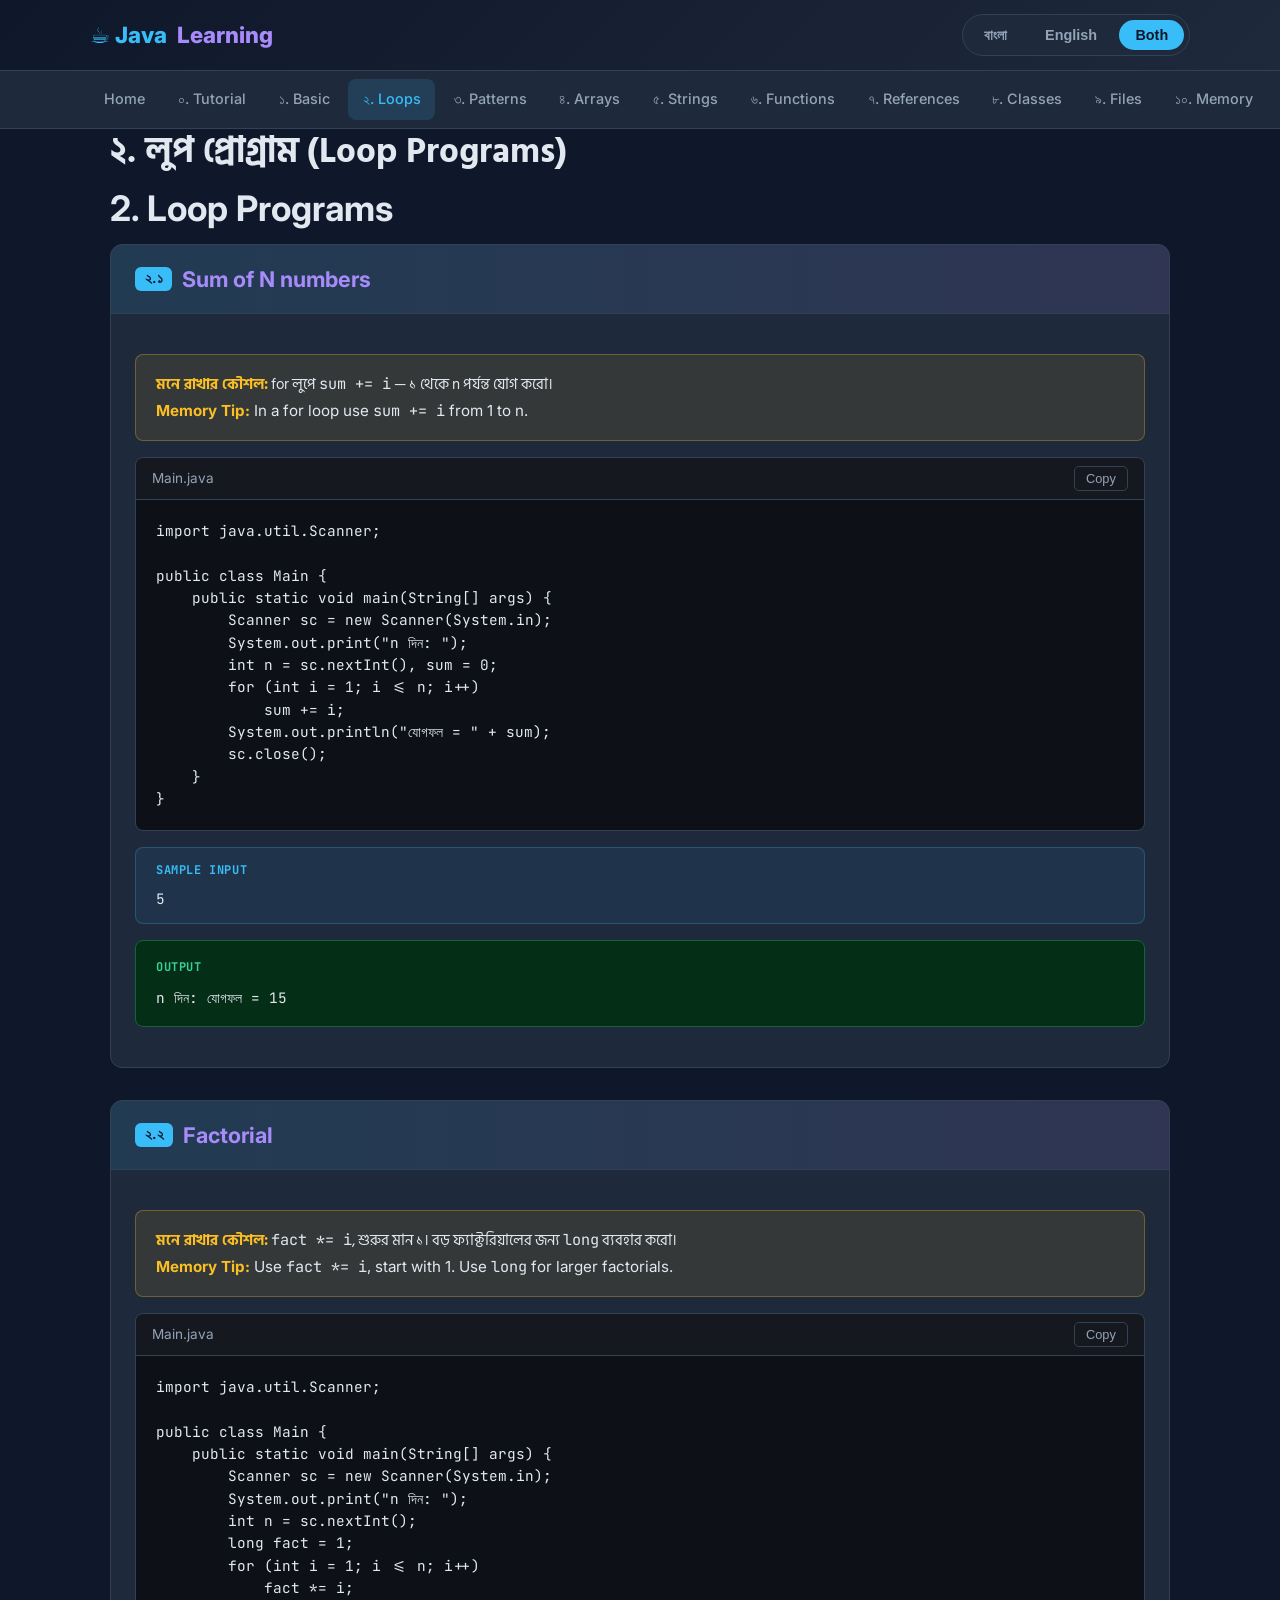
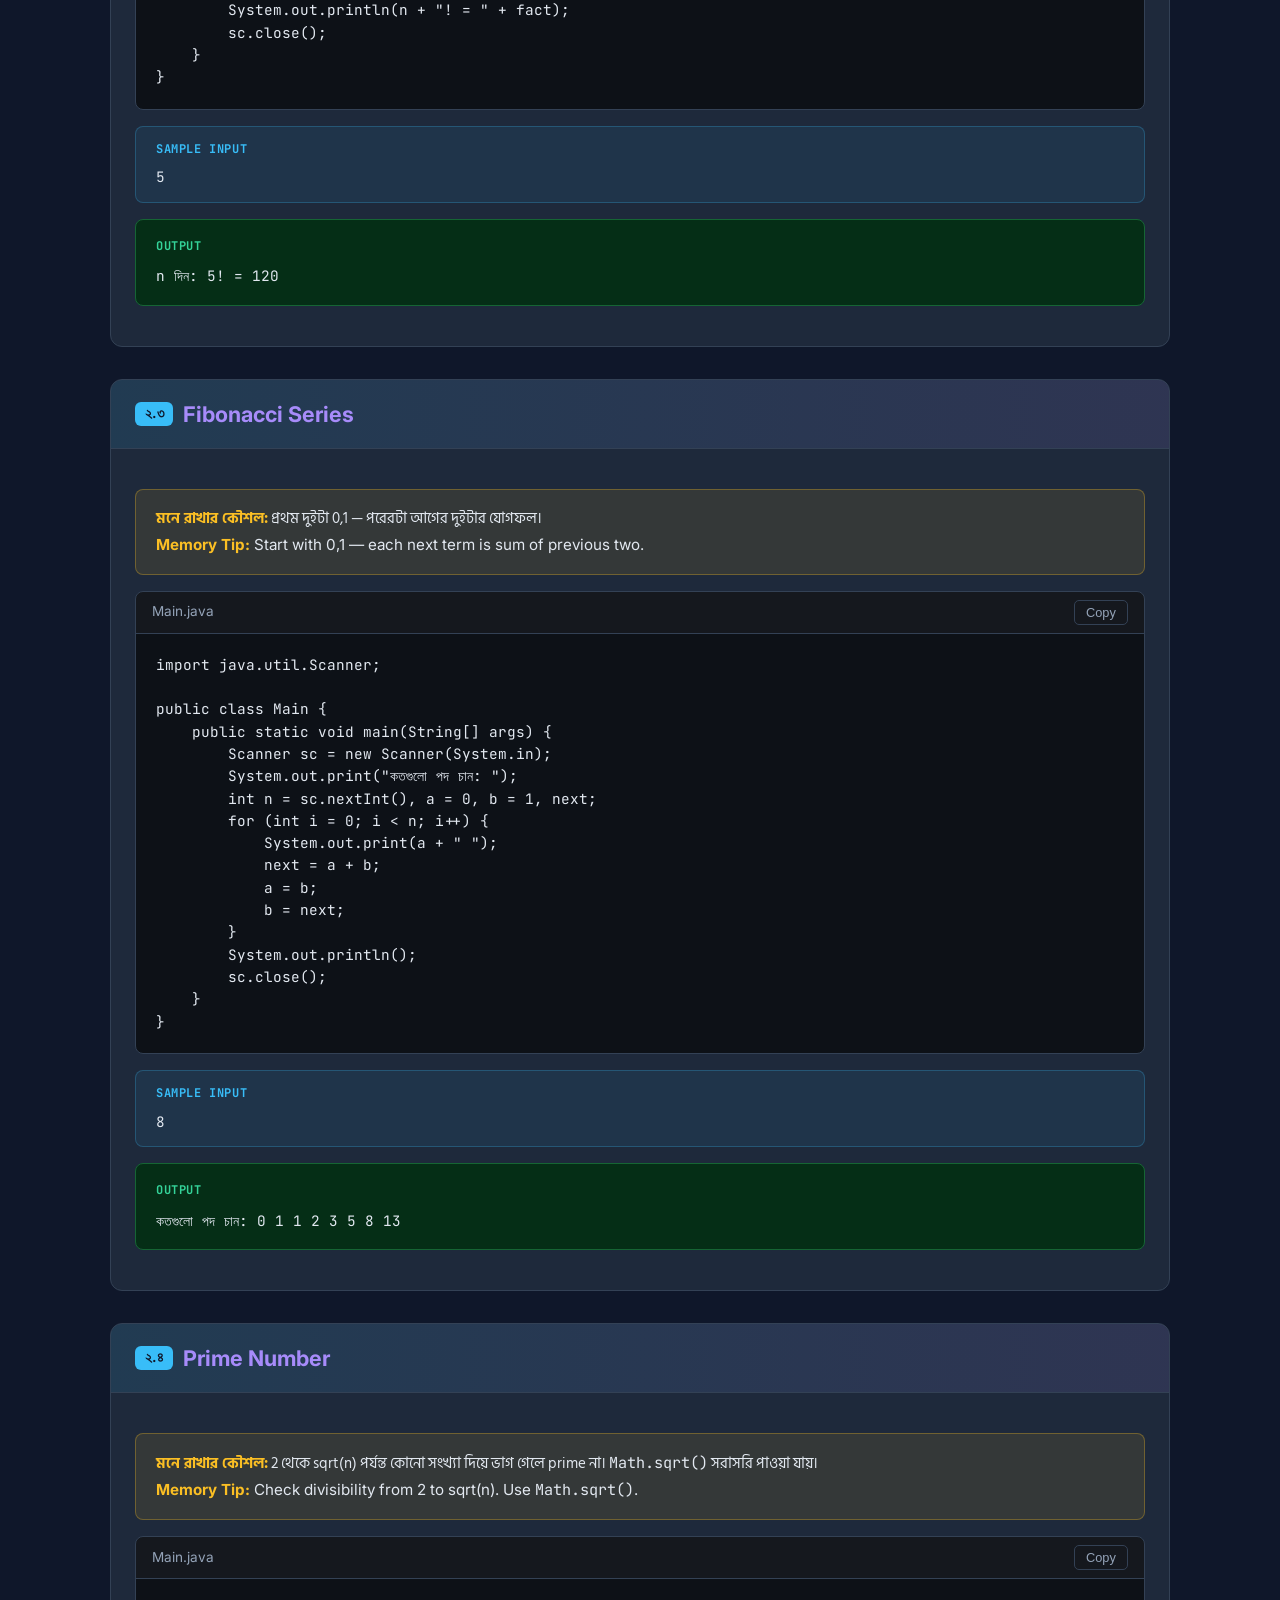
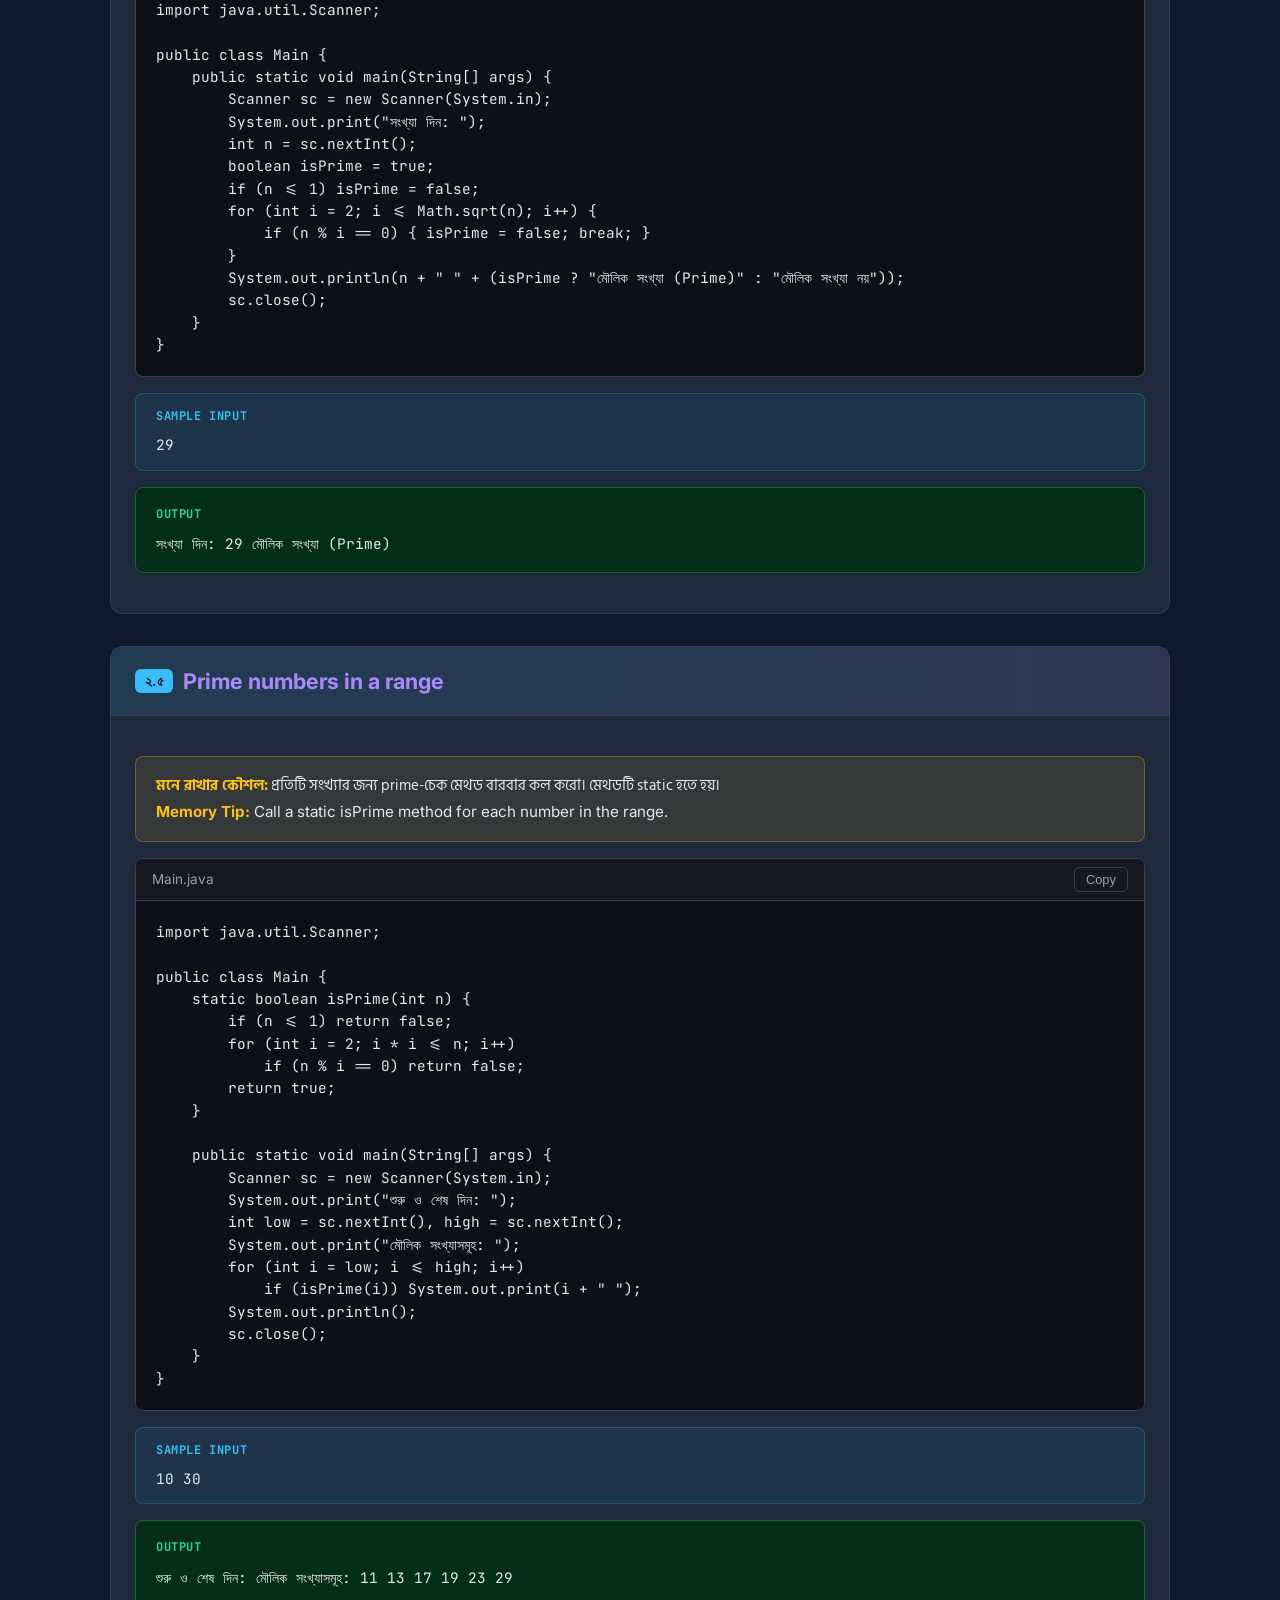
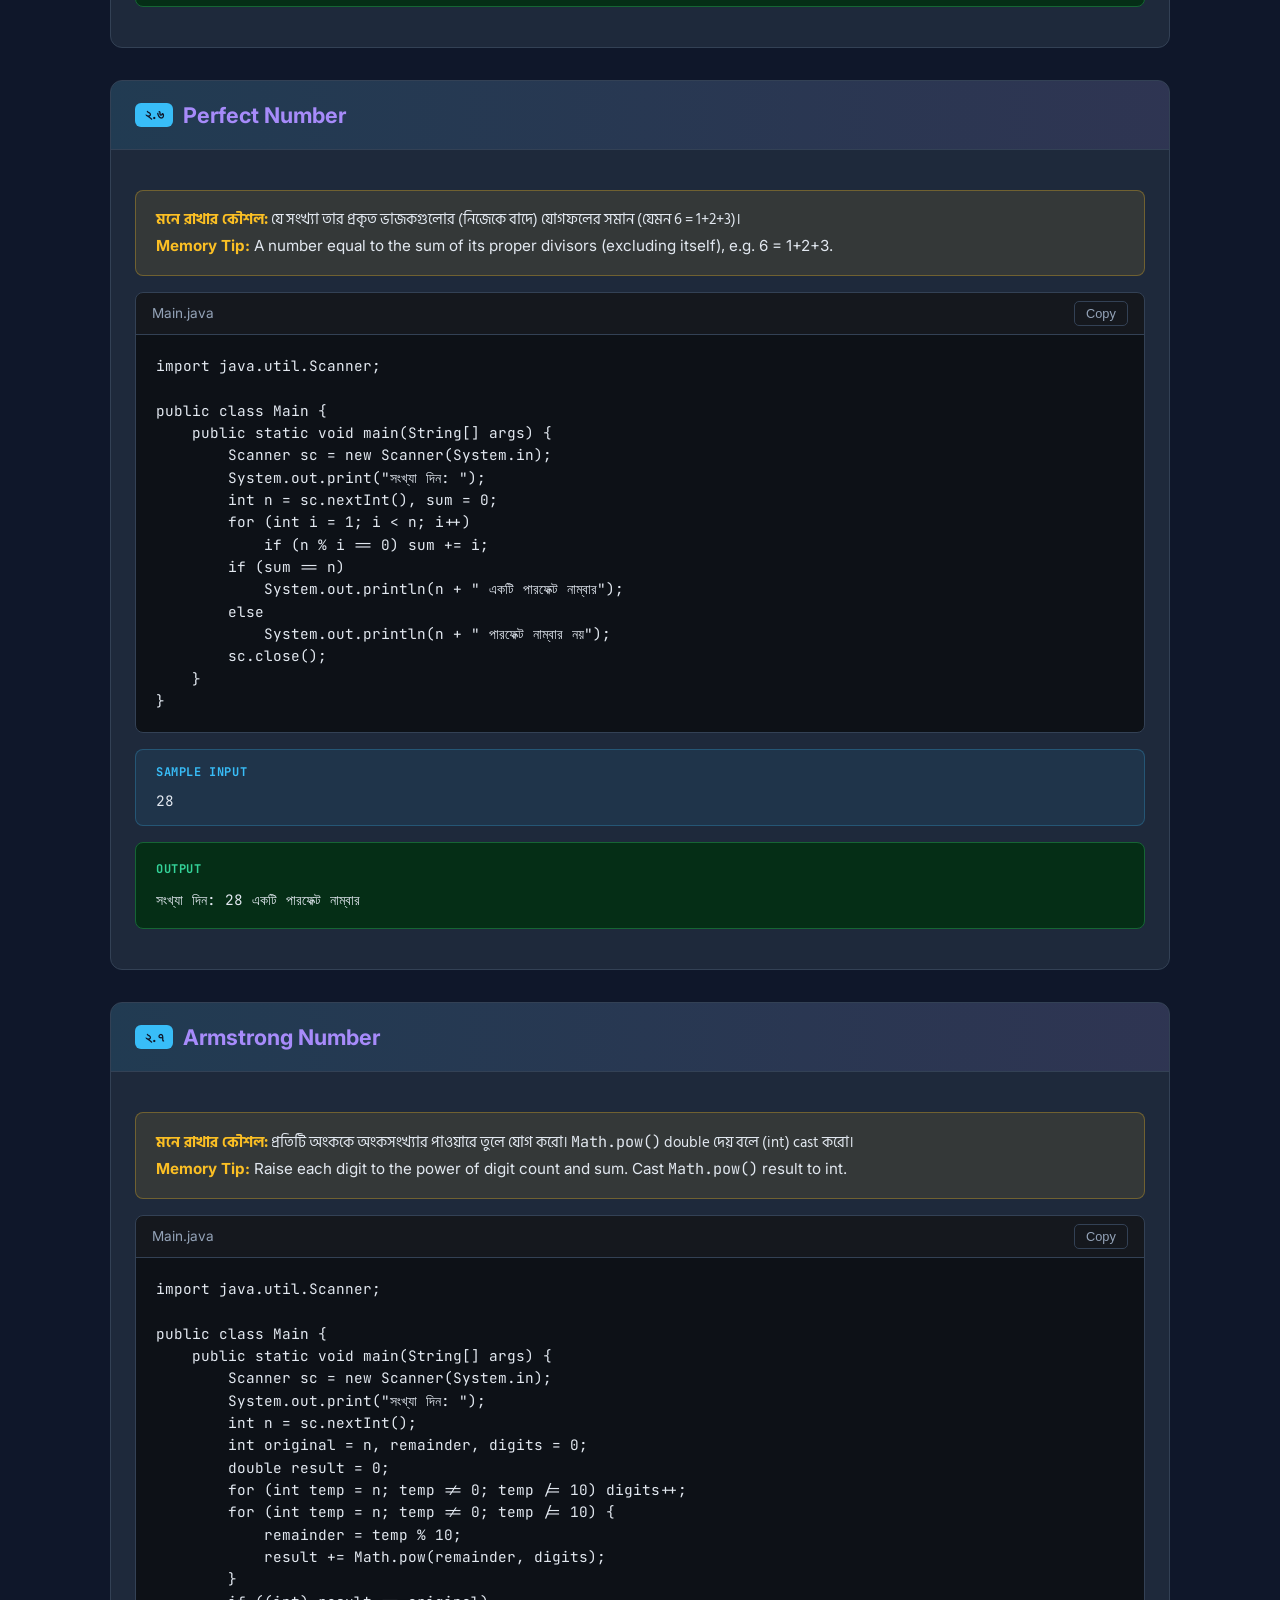
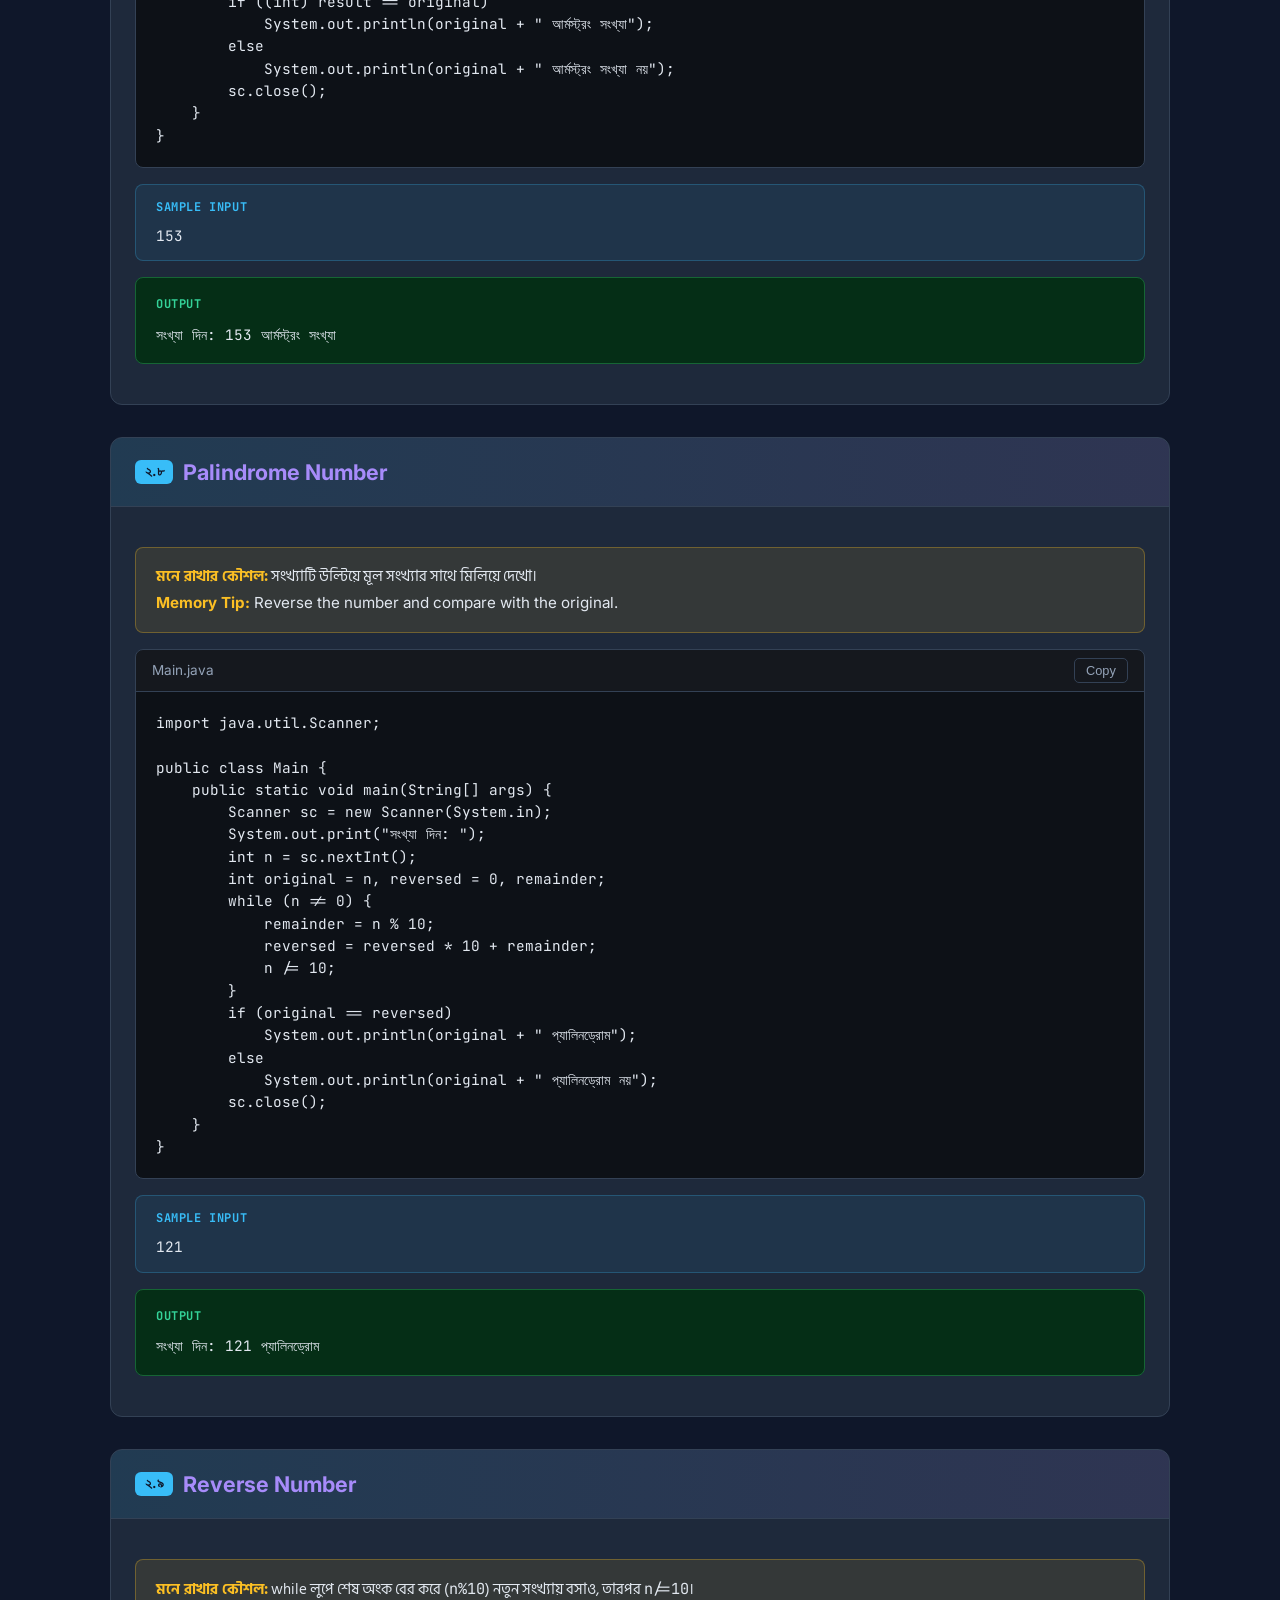
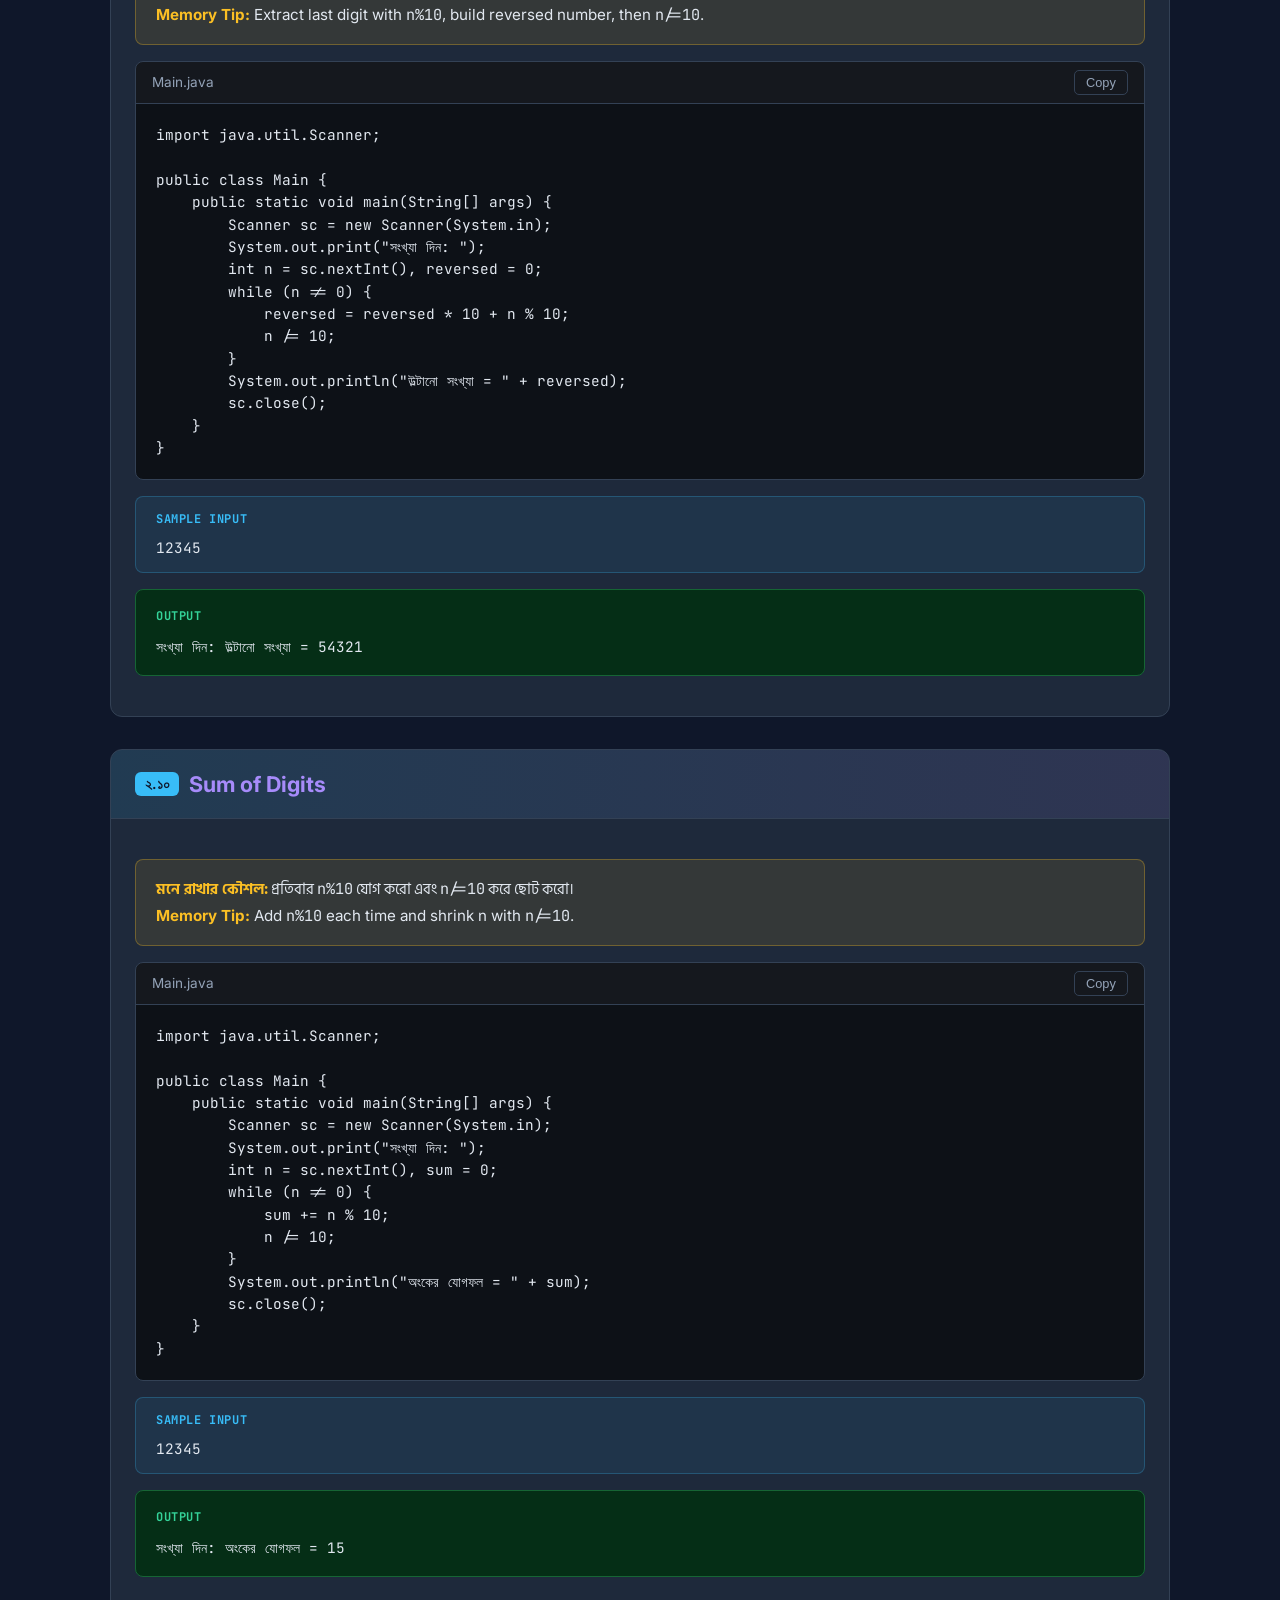
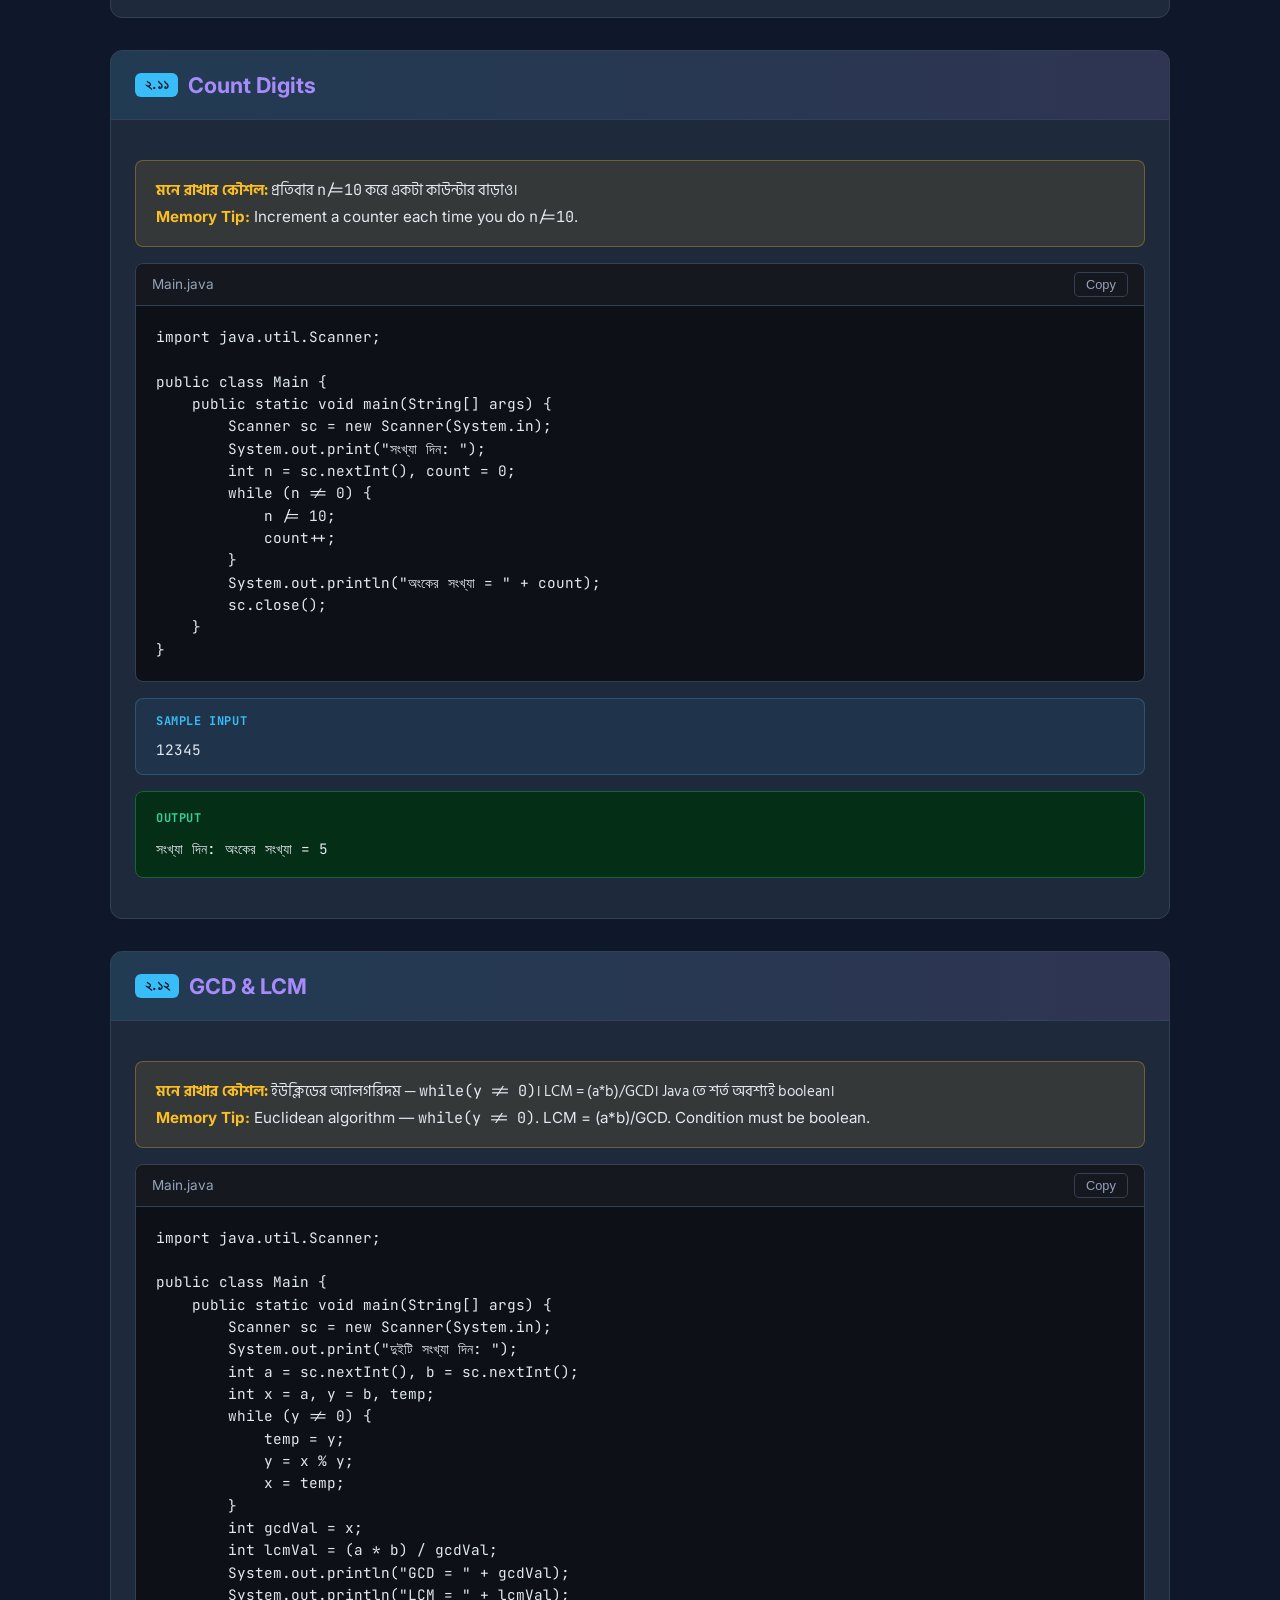
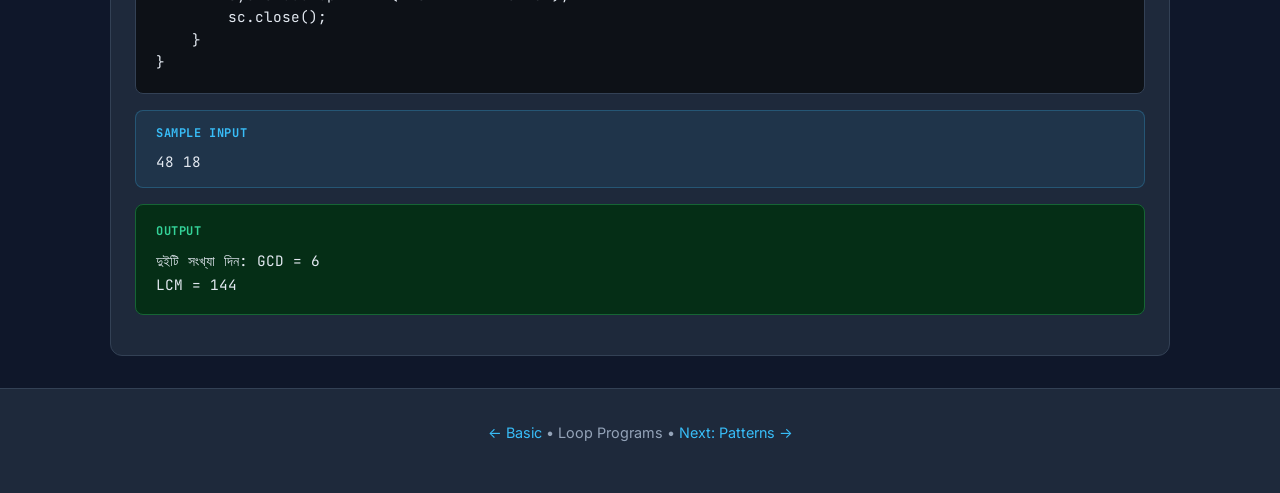
<file: loops.html>
<!DOCTYPE html>
<html lang="bn">
<head>
  <meta charset="UTF-8">
  <meta name="viewport" content="width=device-width, initial-scale=1.0">
  <title>২. Loop Programs | লুপ প্রোগ্রাম</title>
  <link rel="stylesheet" href="css/styles.css">
  <link href="https://fonts.googleapis.com/css2?family=Hind+Siliguri:wght@400;500;600;700&family=Inter:wght@400;500;600;700;800&family=JetBrains+Mono:wght@400;500&display=swap" rel="stylesheet">
</head>
<body class="lang-both">
  <header>
    <div class="container header-inner">
      <div class="logo">☕ Java <span>Learning</span></div>
      <div class="lang-toggle">
        <button class="lang-btn" data-lang="bn">বাংলা</button>
        <button class="lang-btn" data-lang="en">English</button>
        <button class="lang-btn active" data-lang="both">Both</button>
      </div>
    </div>
  </header>
  <nav>
    <div class="container nav-inner">
      <a href="index.html">Home</a>
      <a href="tutorial.html">০. Tutorial</a>
      <a href="basic.html">১. Basic</a>
      <a href="loops.html">২. Loops</a>
      <a href="patterns.html">৩. Patterns</a>
      <a href="arrays.html">৪. Arrays</a>
      <a href="strings.html">৫. Strings</a>
      <a href="functions.html">৬. Functions</a>
      <a href="references.html">৭. References</a>
      <a href="classes.html">৮. Classes</a>
      <a href="files.html">৯. Files</a>
      <a href="memory.html">১০. Memory</a>
      <a href="ds.html">১১. Data Structures</a>
      <a href="exam.html">১২. Exam Programs</a>
      <a href="conversion.html">Conversion Sheet</a>
    </div>
  </nav>

  <main class="container">
    <h1 class="bn">২. লুপ প্রোগ্রাম (Loop Programs)</h1>
    <h1 class="en">2. Loop Programs</h1>

    <!-- 2.1 Sum of N -->
    <article class="program">
      <div class="program-header"><h3><span class="num">২.১</span> Sum of N numbers</h3></div>
      <div class="program-body">
        <div class="tip">
          <div class="bn"><strong>মনে রাখার কৌশল:</strong> for লুপে <code>sum += i</code> — ১ থেকে n পর্যন্ত যোগ করো।</div>
          <div class="en"><strong>Memory Tip:</strong> In a for loop use <code>sum += i</code> from 1 to n.</div>
        </div>
        <div class="code-block">
          <div class="code-header"><span>Main.java</span><button class="copy-btn">Copy</button></div>
          <pre><code>import java.util.Scanner;

public class Main {
    public static void main(String[] args) {
        Scanner sc = new Scanner(System.in);
        System.out.print("n দিন: ");
        int n = sc.nextInt(), sum = 0;
        for (int i = 1; i <= n; i++)
            sum += i;
        System.out.println("যোগফল = " + sum);
        sc.close();
    }
}</code></pre>
        </div>
        <div class="input-sample">5</div>
        <div class="output">n দিন: যোগফল = 15</div>
      </div>
    </article>

    <!-- 2.2 Factorial -->
    <article class="program">
      <div class="program-header"><h3><span class="num">২.২</span> Factorial</h3></div>
      <div class="program-body">
        <div class="tip">
          <div class="bn"><strong>মনে রাখার কৌশল:</strong> <code>fact *= i</code>, শুরুর মান ১। বড় ফ্যাক্টরিয়ালের জন্য <code>long</code> ব্যবহার করো।</div>
          <div class="en"><strong>Memory Tip:</strong> Use <code>fact *= i</code>, start with 1. Use <code>long</code> for larger factorials.</div>
        </div>
        <div class="code-block">
          <div class="code-header"><span>Main.java</span><button class="copy-btn">Copy</button></div>
          <pre><code>import java.util.Scanner;

public class Main {
    public static void main(String[] args) {
        Scanner sc = new Scanner(System.in);
        System.out.print("n দিন: ");
        int n = sc.nextInt();
        long fact = 1;
        for (int i = 1; i <= n; i++)
            fact *= i;
        System.out.println(n + "! = " + fact);
        sc.close();
    }
}</code></pre>
        </div>
        <div class="input-sample">5</div>
        <div class="output">n দিন: 5! = 120</div>
      </div>
    </article>

    <!-- 2.3 Fibonacci -->
    <article class="program">
      <div class="program-header"><h3><span class="num">২.৩</span> Fibonacci Series</h3></div>
      <div class="program-body">
        <div class="tip">
          <div class="bn"><strong>মনে রাখার কৌশল:</strong> প্রথম দুইটা 0,1 — পরেরটা আগের দুইটার যোগফল।</div>
          <div class="en"><strong>Memory Tip:</strong> Start with 0,1 — each next term is sum of previous two.</div>
        </div>
        <div class="code-block">
          <div class="code-header"><span>Main.java</span><button class="copy-btn">Copy</button></div>
          <pre><code>import java.util.Scanner;

public class Main {
    public static void main(String[] args) {
        Scanner sc = new Scanner(System.in);
        System.out.print("কতগুলো পদ চান: ");
        int n = sc.nextInt(), a = 0, b = 1, next;
        for (int i = 0; i < n; i++) {
            System.out.print(a + " ");
            next = a + b;
            a = b;
            b = next;
        }
        System.out.println();
        sc.close();
    }
}</code></pre>
        </div>
        <div class="input-sample">8</div>
        <div class="output">কতগুলো পদ চান: 0 1 1 2 3 5 8 13</div>
      </div>
    </article>

    <!-- 2.4 Prime -->
    <article class="program">
      <div class="program-header"><h3><span class="num">২.৪</span> Prime Number</h3></div>
      <div class="program-body">
        <div class="tip">
          <div class="bn"><strong>মনে রাখার কৌশল:</strong> 2 থেকে sqrt(n) পর্যন্ত কোনো সংখ্যা দিয়ে ভাগ গেলে prime না। <code>Math.sqrt()</code> সরাসরি পাওয়া যায়।</div>
          <div class="en"><strong>Memory Tip:</strong> Check divisibility from 2 to sqrt(n). Use <code>Math.sqrt()</code>.</div>
        </div>
        <div class="code-block">
          <div class="code-header"><span>Main.java</span><button class="copy-btn">Copy</button></div>
          <pre><code>import java.util.Scanner;

public class Main {
    public static void main(String[] args) {
        Scanner sc = new Scanner(System.in);
        System.out.print("সংখ্যা দিন: ");
        int n = sc.nextInt();
        boolean isPrime = true;
        if (n <= 1) isPrime = false;
        for (int i = 2; i <= Math.sqrt(n); i++) {
            if (n % i == 0) { isPrime = false; break; }
        }
        System.out.println(n + " " + (isPrime ? "মৌলিক সংখ্যা (Prime)" : "মৌলিক সংখ্যা নয়"));
        sc.close();
    }
}</code></pre>
        </div>
        <div class="input-sample">29</div>
        <div class="output">সংখ্যা দিন: 29 মৌলিক সংখ্যা (Prime)</div>
      </div>
    </article>

    <!-- 2.5 Prime in range -->
    <article class="program">
      <div class="program-header"><h3><span class="num">২.৫</span> Prime numbers in a range</h3></div>
      <div class="program-body">
        <div class="tip">
          <div class="bn"><strong>মনে রাখার কৌশল:</strong> প্রতিটি সংখ্যার জন্য prime-চেক মেথড বারবার কল করো। মেথডটি static হতে হয়।</div>
          <div class="en"><strong>Memory Tip:</strong> Call a static isPrime method for each number in the range.</div>
        </div>
        <div class="code-block">
          <div class="code-header"><span>Main.java</span><button class="copy-btn">Copy</button></div>
          <pre><code>import java.util.Scanner;

public class Main {
    static boolean isPrime(int n) {
        if (n <= 1) return false;
        for (int i = 2; i * i <= n; i++)
            if (n % i == 0) return false;
        return true;
    }

    public static void main(String[] args) {
        Scanner sc = new Scanner(System.in);
        System.out.print("শুরু ও শেষ দিন: ");
        int low = sc.nextInt(), high = sc.nextInt();
        System.out.print("মৌলিক সংখ্যাসমূহ: ");
        for (int i = low; i <= high; i++)
            if (isPrime(i)) System.out.print(i + " ");
        System.out.println();
        sc.close();
    }
}</code></pre>
        </div>
        <div class="input-sample">10 30</div>
        <div class="output">শুরু ও শেষ দিন: মৌলিক সংখ্যাসমূহ: 11 13 17 19 23 29</div>
      </div>
    </article>

    <!-- 2.6 Perfect Number -->
    <article class="program">
      <div class="program-header"><h3><span class="num">২.৬</span> Perfect Number</h3></div>
      <div class="program-body">
        <div class="tip">
          <div class="bn"><strong>মনে রাখার কৌশল:</strong> যে সংখ্যা তার প্রকৃত ভাজকগুলোর (নিজেকে বাদে) যোগফলের সমান (যেমন 6 = 1+2+3)।</div>
          <div class="en"><strong>Memory Tip:</strong> A number equal to the sum of its proper divisors (excluding itself), e.g. 6 = 1+2+3.</div>
        </div>
        <div class="code-block">
          <div class="code-header"><span>Main.java</span><button class="copy-btn">Copy</button></div>
          <pre><code>import java.util.Scanner;

public class Main {
    public static void main(String[] args) {
        Scanner sc = new Scanner(System.in);
        System.out.print("সংখ্যা দিন: ");
        int n = sc.nextInt(), sum = 0;
        for (int i = 1; i < n; i++)
            if (n % i == 0) sum += i;
        if (sum == n)
            System.out.println(n + " একটি পারফেক্ট নাম্বার");
        else
            System.out.println(n + " পারফেক্ট নাম্বার নয়");
        sc.close();
    }
}</code></pre>
        </div>
        <div class="input-sample">28</div>
        <div class="output">সংখ্যা দিন: 28 একটি পারফেক্ট নাম্বার</div>
      </div>
    </article>

    <!-- 2.7 Armstrong -->
    <article class="program">
      <div class="program-header"><h3><span class="num">২.৭</span> Armstrong Number</h3></div>
      <div class="program-body">
        <div class="tip">
          <div class="bn"><strong>মনে রাখার কৌশল:</strong> প্রতিটি অংককে অংকসংখ্যার পাওয়ারে তুলে যোগ করো। <code>Math.pow()</code> double দেয় বলে (int) cast করো।</div>
          <div class="en"><strong>Memory Tip:</strong> Raise each digit to the power of digit count and sum. Cast <code>Math.pow()</code> result to int.</div>
        </div>
        <div class="code-block">
          <div class="code-header"><span>Main.java</span><button class="copy-btn">Copy</button></div>
          <pre><code>import java.util.Scanner;

public class Main {
    public static void main(String[] args) {
        Scanner sc = new Scanner(System.in);
        System.out.print("সংখ্যা দিন: ");
        int n = sc.nextInt();
        int original = n, remainder, digits = 0;
        double result = 0;
        for (int temp = n; temp != 0; temp /= 10) digits++;
        for (int temp = n; temp != 0; temp /= 10) {
            remainder = temp % 10;
            result += Math.pow(remainder, digits);
        }
        if ((int) result == original)
            System.out.println(original + " আর্মস্ট্রং সংখ্যা");
        else
            System.out.println(original + " আর্মস্ট্রং সংখ্যা নয়");
        sc.close();
    }
}</code></pre>
        </div>
        <div class="input-sample">153</div>
        <div class="output">সংখ্যা দিন: 153 আর্মস্ট্রং সংখ্যা</div>
      </div>
    </article>

    <!-- 2.8 Palindrome Number -->
    <article class="program">
      <div class="program-header"><h3><span class="num">২.৮</span> Palindrome Number</h3></div>
      <div class="program-body">
        <div class="tip">
          <div class="bn"><strong>মনে রাখার কৌশল:</strong> সংখ্যাটি উল্টিয়ে মূল সংখ্যার সাথে মিলিয়ে দেখো।</div>
          <div class="en"><strong>Memory Tip:</strong> Reverse the number and compare with the original.</div>
        </div>
        <div class="code-block">
          <div class="code-header"><span>Main.java</span><button class="copy-btn">Copy</button></div>
          <pre><code>import java.util.Scanner;

public class Main {
    public static void main(String[] args) {
        Scanner sc = new Scanner(System.in);
        System.out.print("সংখ্যা দিন: ");
        int n = sc.nextInt();
        int original = n, reversed = 0, remainder;
        while (n != 0) {
            remainder = n % 10;
            reversed = reversed * 10 + remainder;
            n /= 10;
        }
        if (original == reversed)
            System.out.println(original + " প্যালিনড্রোম");
        else
            System.out.println(original + " প্যালিনড্রোম নয়");
        sc.close();
    }
}</code></pre>
        </div>
        <div class="input-sample">121</div>
        <div class="output">সংখ্যা দিন: 121 প্যালিনড্রোম</div>
      </div>
    </article>

    <!-- 2.9 Reverse Number -->
    <article class="program">
      <div class="program-header"><h3><span class="num">২.৯</span> Reverse Number</h3></div>
      <div class="program-body">
        <div class="tip">
          <div class="bn"><strong>মনে রাখার কৌশল:</strong> while লুপে শেষ অংক বের করে (<code>n%10</code>) নতুন সংখ্যায় বসাও, তারপর <code>n/=10</code>।</div>
          <div class="en"><strong>Memory Tip:</strong> Extract last digit with <code>n%10</code>, build reversed number, then <code>n/=10</code>.</div>
        </div>
        <div class="code-block">
          <div class="code-header"><span>Main.java</span><button class="copy-btn">Copy</button></div>
          <pre><code>import java.util.Scanner;

public class Main {
    public static void main(String[] args) {
        Scanner sc = new Scanner(System.in);
        System.out.print("সংখ্যা দিন: ");
        int n = sc.nextInt(), reversed = 0;
        while (n != 0) {
            reversed = reversed * 10 + n % 10;
            n /= 10;
        }
        System.out.println("উল্টানো সংখ্যা = " + reversed);
        sc.close();
    }
}</code></pre>
        </div>
        <div class="input-sample">12345</div>
        <div class="output">সংখ্যা দিন: উল্টানো সংখ্যা = 54321</div>
      </div>
    </article>

    <!-- 2.10 Sum of Digits -->
    <article class="program">
      <div class="program-header"><h3><span class="num">২.১০</span> Sum of Digits</h3></div>
      <div class="program-body">
        <div class="tip">
          <div class="bn"><strong>মনে রাখার কৌশল:</strong> প্রতিবার <code>n%10</code> যোগ করো এবং <code>n/=10</code> করে ছোট করো।</div>
          <div class="en"><strong>Memory Tip:</strong> Add <code>n%10</code> each time and shrink n with <code>n/=10</code>.</div>
        </div>
        <div class="code-block">
          <div class="code-header"><span>Main.java</span><button class="copy-btn">Copy</button></div>
          <pre><code>import java.util.Scanner;

public class Main {
    public static void main(String[] args) {
        Scanner sc = new Scanner(System.in);
        System.out.print("সংখ্যা দিন: ");
        int n = sc.nextInt(), sum = 0;
        while (n != 0) {
            sum += n % 10;
            n /= 10;
        }
        System.out.println("অংকের যোগফল = " + sum);
        sc.close();
    }
}</code></pre>
        </div>
        <div class="input-sample">12345</div>
        <div class="output">সংখ্যা দিন: অংকের যোগফল = 15</div>
      </div>
    </article>

    <!-- 2.11 Count Digits -->
    <article class="program">
      <div class="program-header"><h3><span class="num">২.১১</span> Count Digits</h3></div>
      <div class="program-body">
        <div class="tip">
          <div class="bn"><strong>মনে রাখার কৌশল:</strong> প্রতিবার <code>n/=10</code> করে একটা কাউন্টার বাড়াও।</div>
          <div class="en"><strong>Memory Tip:</strong> Increment a counter each time you do <code>n/=10</code>.</div>
        </div>
        <div class="code-block">
          <div class="code-header"><span>Main.java</span><button class="copy-btn">Copy</button></div>
          <pre><code>import java.util.Scanner;

public class Main {
    public static void main(String[] args) {
        Scanner sc = new Scanner(System.in);
        System.out.print("সংখ্যা দিন: ");
        int n = sc.nextInt(), count = 0;
        while (n != 0) {
            n /= 10;
            count++;
        }
        System.out.println("অংকের সংখ্যা = " + count);
        sc.close();
    }
}</code></pre>
        </div>
        <div class="input-sample">12345</div>
        <div class="output">সংখ্যা দিন: অংকের সংখ্যা = 5</div>
      </div>
    </article>

    <!-- 2.12 GCD LCM -->
    <article class="program">
      <div class="program-header"><h3><span class="num">২.১২</span> GCD & LCM</h3></div>
      <div class="program-body">
        <div class="tip">
          <div class="bn"><strong>মনে রাখার কৌশল:</strong> ইউক্লিডের অ্যালগরিদম — <code>while(y != 0)</code>। LCM = (a*b)/GCD। Java তে শর্ত অবশ্যই boolean।</div>
          <div class="en"><strong>Memory Tip:</strong> Euclidean algorithm — <code>while(y != 0)</code>. LCM = (a*b)/GCD. Condition must be boolean.</div>
        </div>
        <div class="code-block">
          <div class="code-header"><span>Main.java</span><button class="copy-btn">Copy</button></div>
          <pre><code>import java.util.Scanner;

public class Main {
    public static void main(String[] args) {
        Scanner sc = new Scanner(System.in);
        System.out.print("দুইটি সংখ্যা দিন: ");
        int a = sc.nextInt(), b = sc.nextInt();
        int x = a, y = b, temp;
        while (y != 0) {
            temp = y;
            y = x % y;
            x = temp;
        }
        int gcdVal = x;
        int lcmVal = (a * b) / gcdVal;
        System.out.println("GCD = " + gcdVal);
        System.out.println("LCM = " + lcmVal);
        sc.close();
    }
}</code></pre>
        </div>
        <div class="input-sample">48 18</div>
        <div class="output">দুইটি সংখ্যা দিন: GCD = 6
LCM = 144</div>
      </div>
    </article>

  </main>
  <footer>
    <div class="container">
      <p><a href="basic.html">← Basic</a> • Loop Programs • <a href="patterns.html">Next: Patterns →</a></p>
    </div>
  </footer>
  <script src="js/main.js"></script>
</body>
</html>
</file>
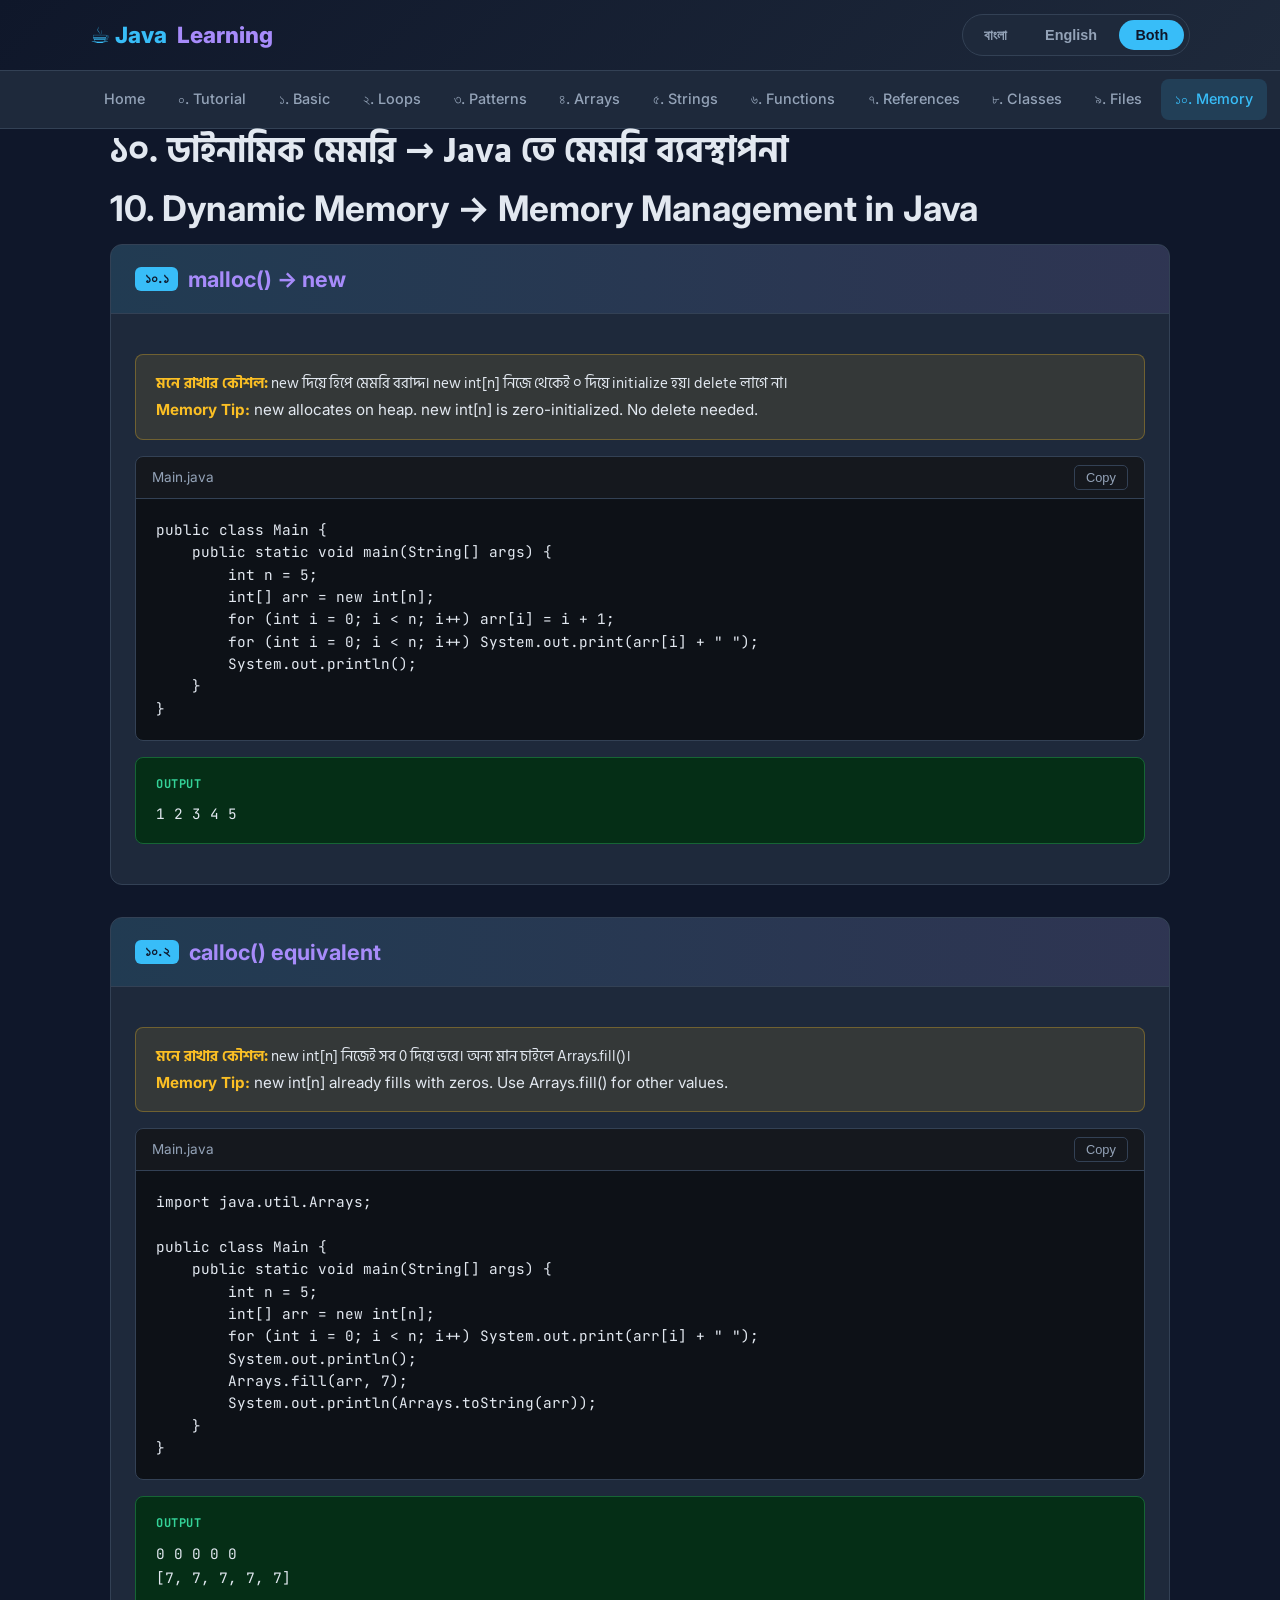
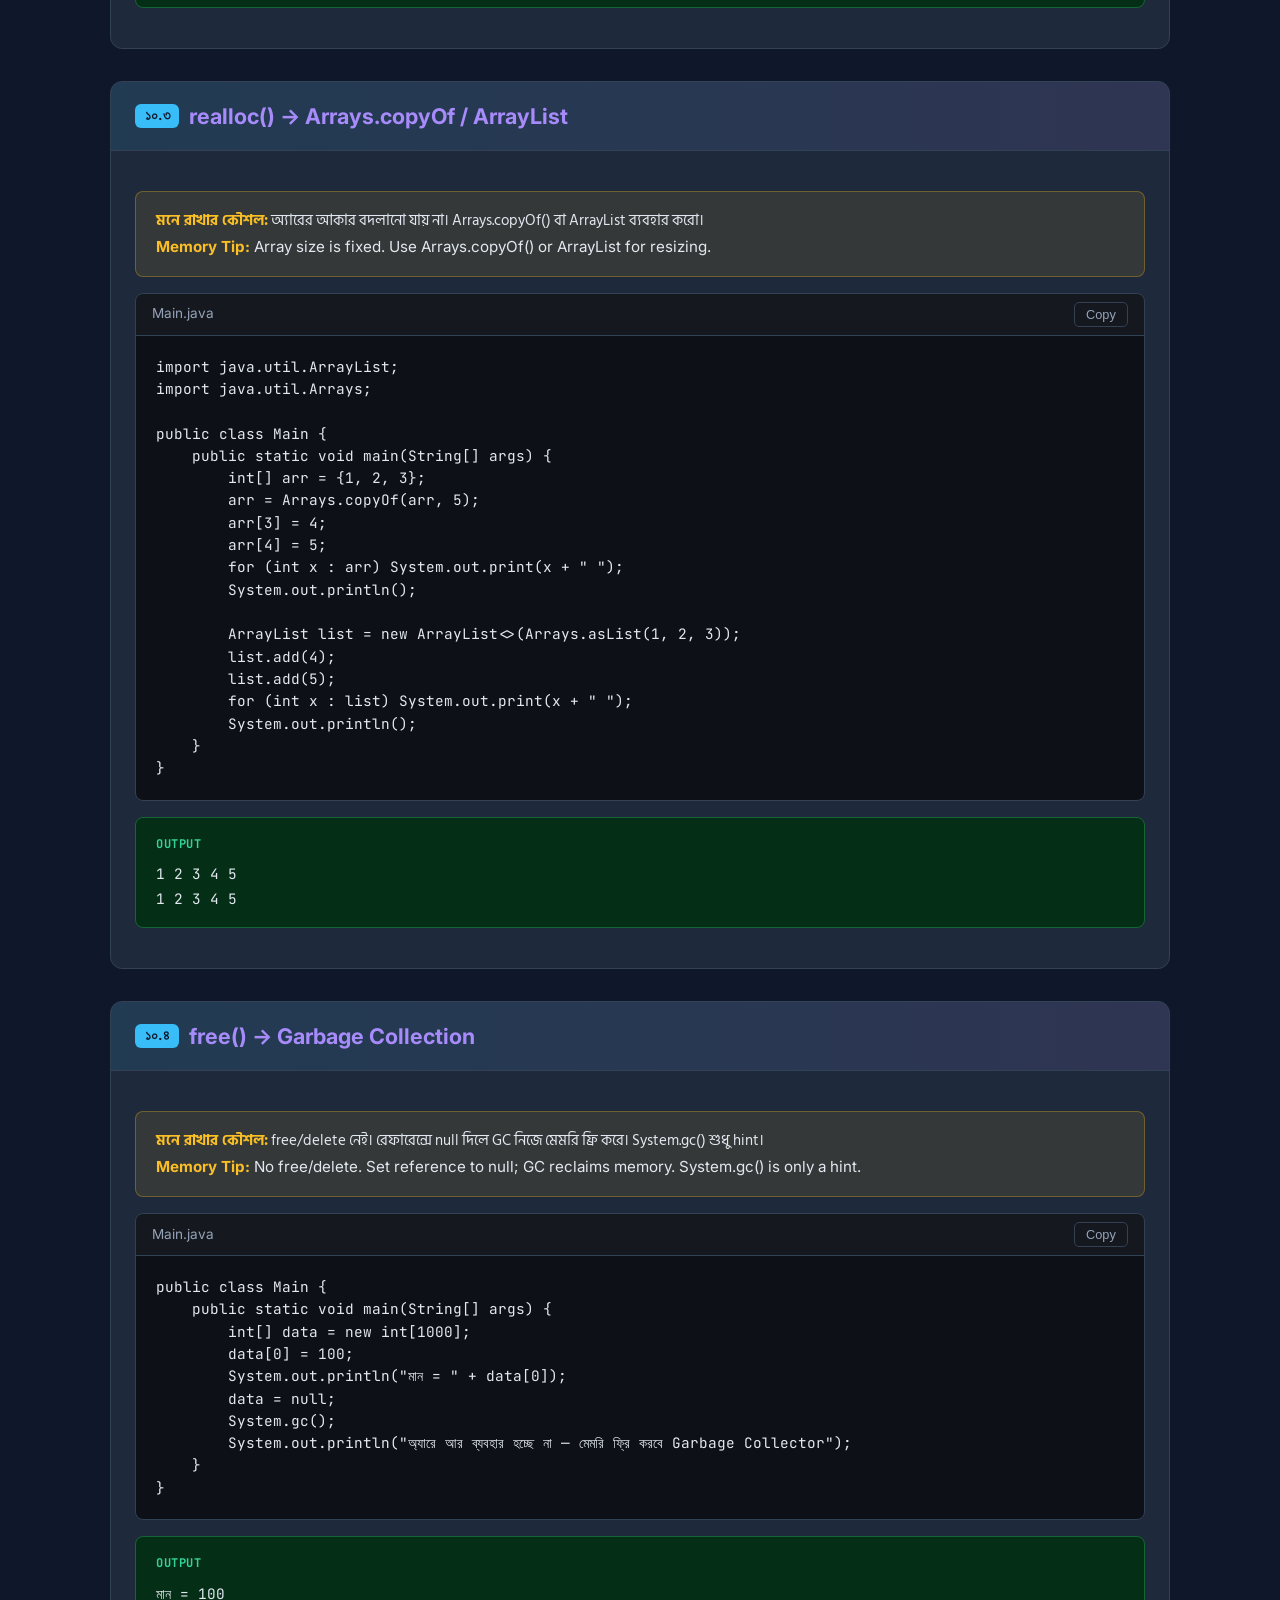
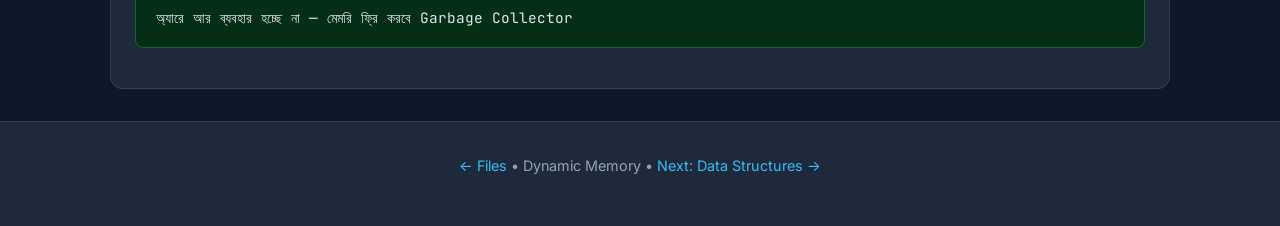
<file: memory.html>
<!DOCTYPE html>
<html lang="bn">
<head>
  <meta charset="UTF-8">
  <meta name="viewport" content="width=device-width, initial-scale=1.0">
  <title>১০. Dynamic Memory | ডাইনামিক মেমরি</title>
  <link rel="stylesheet" href="css/styles.css">
  <link href="https://fonts.googleapis.com/css2?family=Hind+Siliguri:wght@400;500;600;700&family=Inter:wght@400;500;600;700;800&family=JetBrains+Mono:wght@400;500&display=swap" rel="stylesheet">
</head>
<body class="lang-both">
  <header>
    <div class="container header-inner">
      <div class="logo">☕ Java <span>Learning</span></div>
      <div class="lang-toggle">
        <button class="lang-btn" data-lang="bn">বাংলা</button>
        <button class="lang-btn" data-lang="en">English</button>
        <button class="lang-btn active" data-lang="both">Both</button>
      </div>
    </div>
  </header>
  <nav>
    <div class="container nav-inner">
      <a href="index.html">Home</a>
      <a href="tutorial.html">০. Tutorial</a>
      <a href="basic.html">১. Basic</a>
      <a href="loops.html">২. Loops</a>
      <a href="patterns.html">৩. Patterns</a>
      <a href="arrays.html">৪. Arrays</a>
      <a href="strings.html">৫. Strings</a>
      <a href="functions.html">৬. Functions</a>
      <a href="references.html">৭. References</a>
      <a href="classes.html">৮. Classes</a>
      <a href="files.html">৯. Files</a>
      <a href="memory.html">১০. Memory</a>
      <a href="ds.html">১১. Data Structures</a>
      <a href="exam.html">১২. Exam Programs</a>
      <a href="conversion.html">Conversion Sheet</a>
    </div>
  </nav>

  <main class="container">
    <h1 class="bn">১০. ডাইনামিক মেমরি → Java তে মেমরি ব্যবস্থাপনা</h1>
    <h1 class="en">10. Dynamic Memory → Memory Management in Java</h1>

    <article class="program">
      <div class="program-header"><h3><span class="num">১০.১</span> malloc() → new</h3></div>
      <div class="program-body">
        <div class="tip">
          <div class="bn"><strong>মনে রাখার কৌশল:</strong> new দিয়ে হিপে মেমরি বরাদ্দ। new int[n] নিজে থেকেই ০ দিয়ে initialize হয়। delete লাগে না।</div>
          <div class="en"><strong>Memory Tip:</strong> new allocates on heap. new int[n] is zero-initialized. No delete needed.</div>
        </div>
        <div class="code-block">
          <div class="code-header"><span>Main.java</span><button class="copy-btn">Copy</button></div>
          <pre><code>public class Main {
    public static void main(String[] args) {
        int n = 5;
        int[] arr = new int[n];
        for (int i = 0; i < n; i++) arr[i] = i + 1;
        for (int i = 0; i < n; i++) System.out.print(arr[i] + " ");
        System.out.println();
    }
}</code></pre>
        </div>
        <div class="output">1 2 3 4 5</div>
      </div>
    </article>

    <article class="program">
      <div class="program-header"><h3><span class="num">১০.২</span> calloc() equivalent</h3></div>
      <div class="program-body">
        <div class="tip">
          <div class="bn"><strong>মনে রাখার কৌশল:</strong> new int[n] নিজেই সব 0 দিয়ে ভরে। অন্য মান চাইলে Arrays.fill()।</div>
          <div class="en"><strong>Memory Tip:</strong> new int[n] already fills with zeros. Use Arrays.fill() for other values.</div>
        </div>
        <div class="code-block">
          <div class="code-header"><span>Main.java</span><button class="copy-btn">Copy</button></div>
          <pre><code>import java.util.Arrays;

public class Main {
    public static void main(String[] args) {
        int n = 5;
        int[] arr = new int[n];
        for (int i = 0; i < n; i++) System.out.print(arr[i] + " ");
        System.out.println();
        Arrays.fill(arr, 7);
        System.out.println(Arrays.toString(arr));
    }
}</code></pre>
        </div>
        <div class="output">0 0 0 0 0 
[7, 7, 7, 7, 7]</div>
      </div>
    </article>

    <article class="program">
      <div class="program-header"><h3><span class="num">১০.৩</span> realloc() → Arrays.copyOf / ArrayList</h3></div>
      <div class="program-body">
        <div class="tip">
          <div class="bn"><strong>মনে রাখার কৌশল:</strong> অ্যারের আকার বদলানো যায় না। Arrays.copyOf() বা ArrayList ব্যবহার করো।</div>
          <div class="en"><strong>Memory Tip:</strong> Array size is fixed. Use Arrays.copyOf() or ArrayList for resizing.</div>
        </div>
        <div class="code-block">
          <div class="code-header"><span>Main.java</span><button class="copy-btn">Copy</button></div>
          <pre><code>import java.util.ArrayList;
import java.util.Arrays;

public class Main {
    public static void main(String[] args) {
        int[] arr = {1, 2, 3};
        arr = Arrays.copyOf(arr, 5);
        arr[3] = 4;
        arr[4] = 5;
        for (int x : arr) System.out.print(x + " ");
        System.out.println();

        ArrayList<Integer> list = new ArrayList<>(Arrays.asList(1, 2, 3));
        list.add(4);
        list.add(5);
        for (int x : list) System.out.print(x + " ");
        System.out.println();
    }
}</code></pre>
        </div>
        <div class="output">1 2 3 4 5 
1 2 3 4 5</div>
      </div>
    </article>

    <article class="program">
      <div class="program-header"><h3><span class="num">১০.৪</span> free() → Garbage Collection</h3></div>
      <div class="program-body">
        <div class="tip">
          <div class="bn"><strong>মনে রাখার কৌশল:</strong> free/delete নেই। রেফারেন্সে null দিলে GC নিজে মেমরি ফ্রি করে। System.gc() শুধু hint।</div>
          <div class="en"><strong>Memory Tip:</strong> No free/delete. Set reference to null; GC reclaims memory. System.gc() is only a hint.</div>
        </div>
        <div class="code-block">
          <div class="code-header"><span>Main.java</span><button class="copy-btn">Copy</button></div>
          <pre><code>public class Main {
    public static void main(String[] args) {
        int[] data = new int[1000];
        data[0] = 100;
        System.out.println("মান = " + data[0]);
        data = null;
        System.gc();
        System.out.println("অ্যারে আর ব্যবহার হচ্ছে না — মেমরি ফ্রি করবে Garbage Collector");
    }
}</code></pre>
        </div>
        <div class="output">মান = 100
অ্যারে আর ব্যবহার হচ্ছে না — মেমরি ফ্রি করবে Garbage Collector</div>
      </div>
    </article>

  </main>
  <footer>
    <div class="container">
      <p><a href="files.html">← Files</a> • Dynamic Memory • <a href="ds.html">Next: Data Structures →</a></p>
    </div>
  </footer>
  <script src="js/main.js"></script>
</body>
</html>
</file>
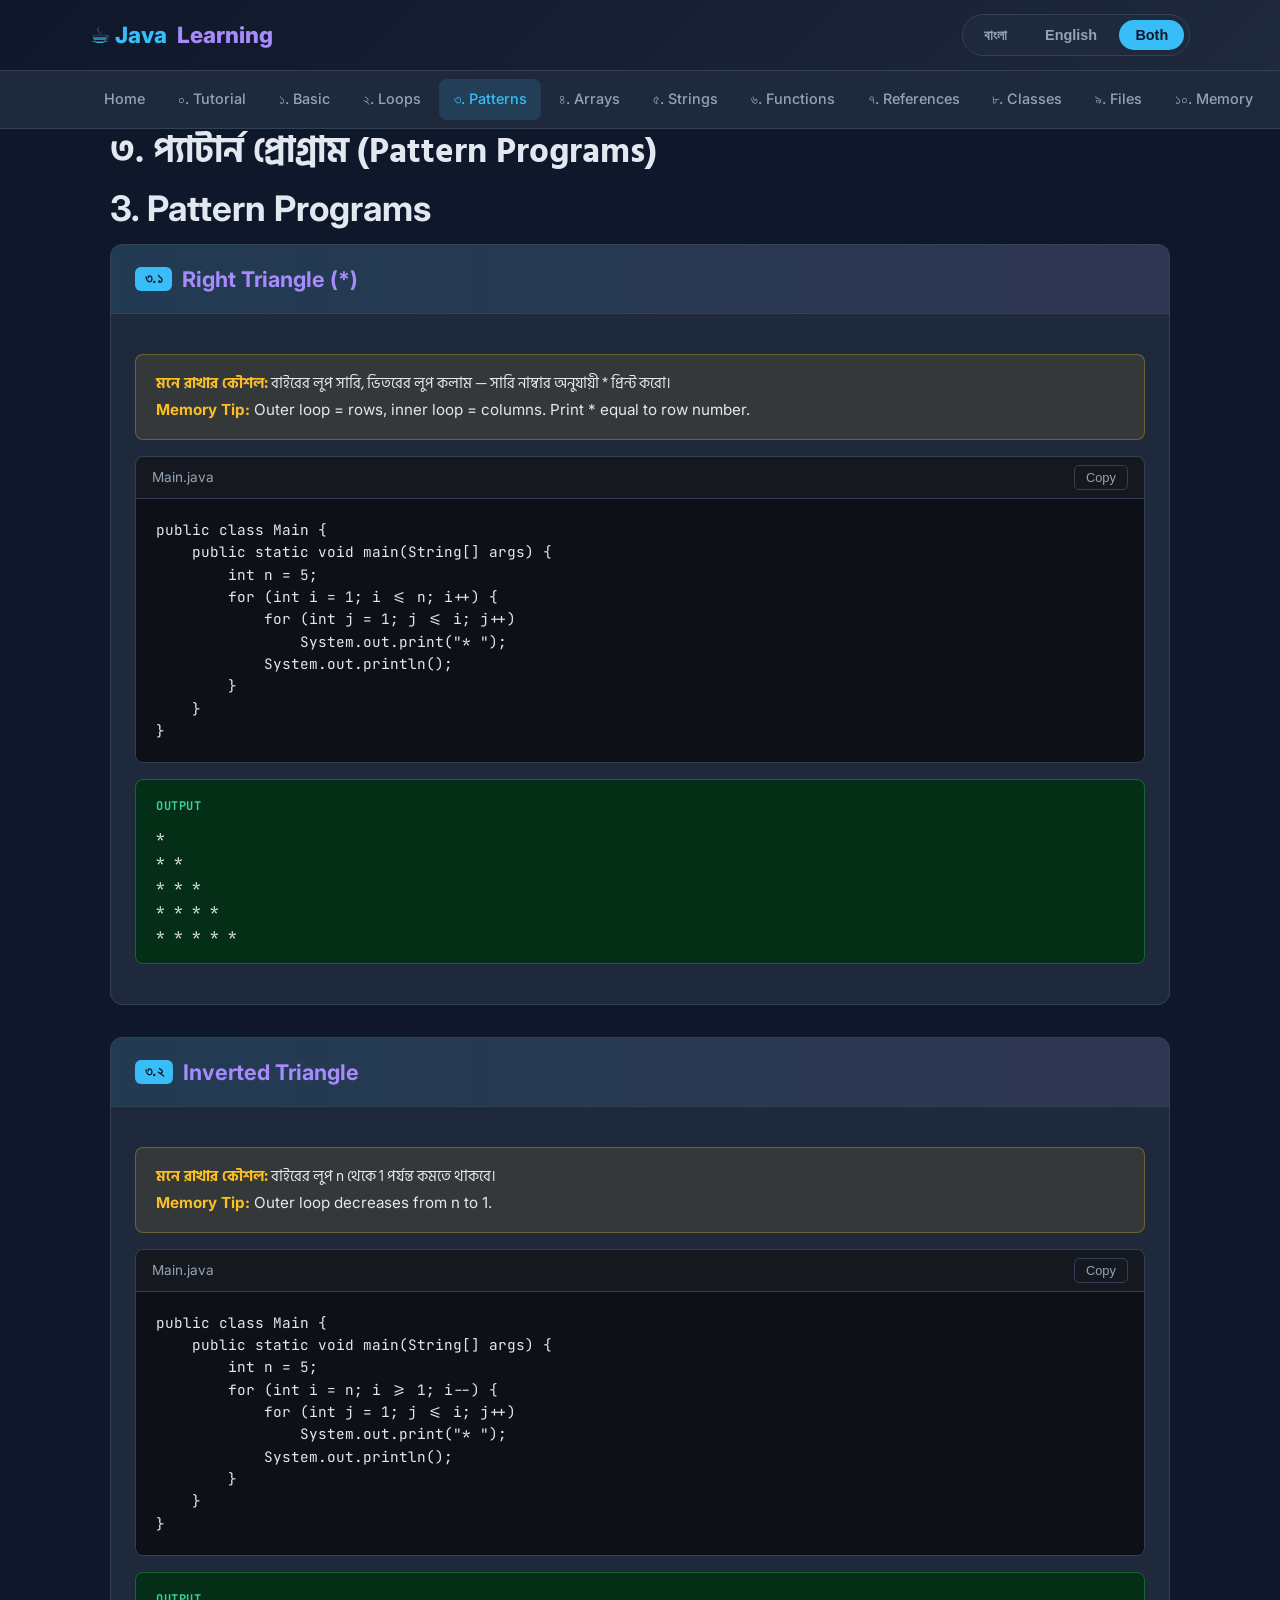
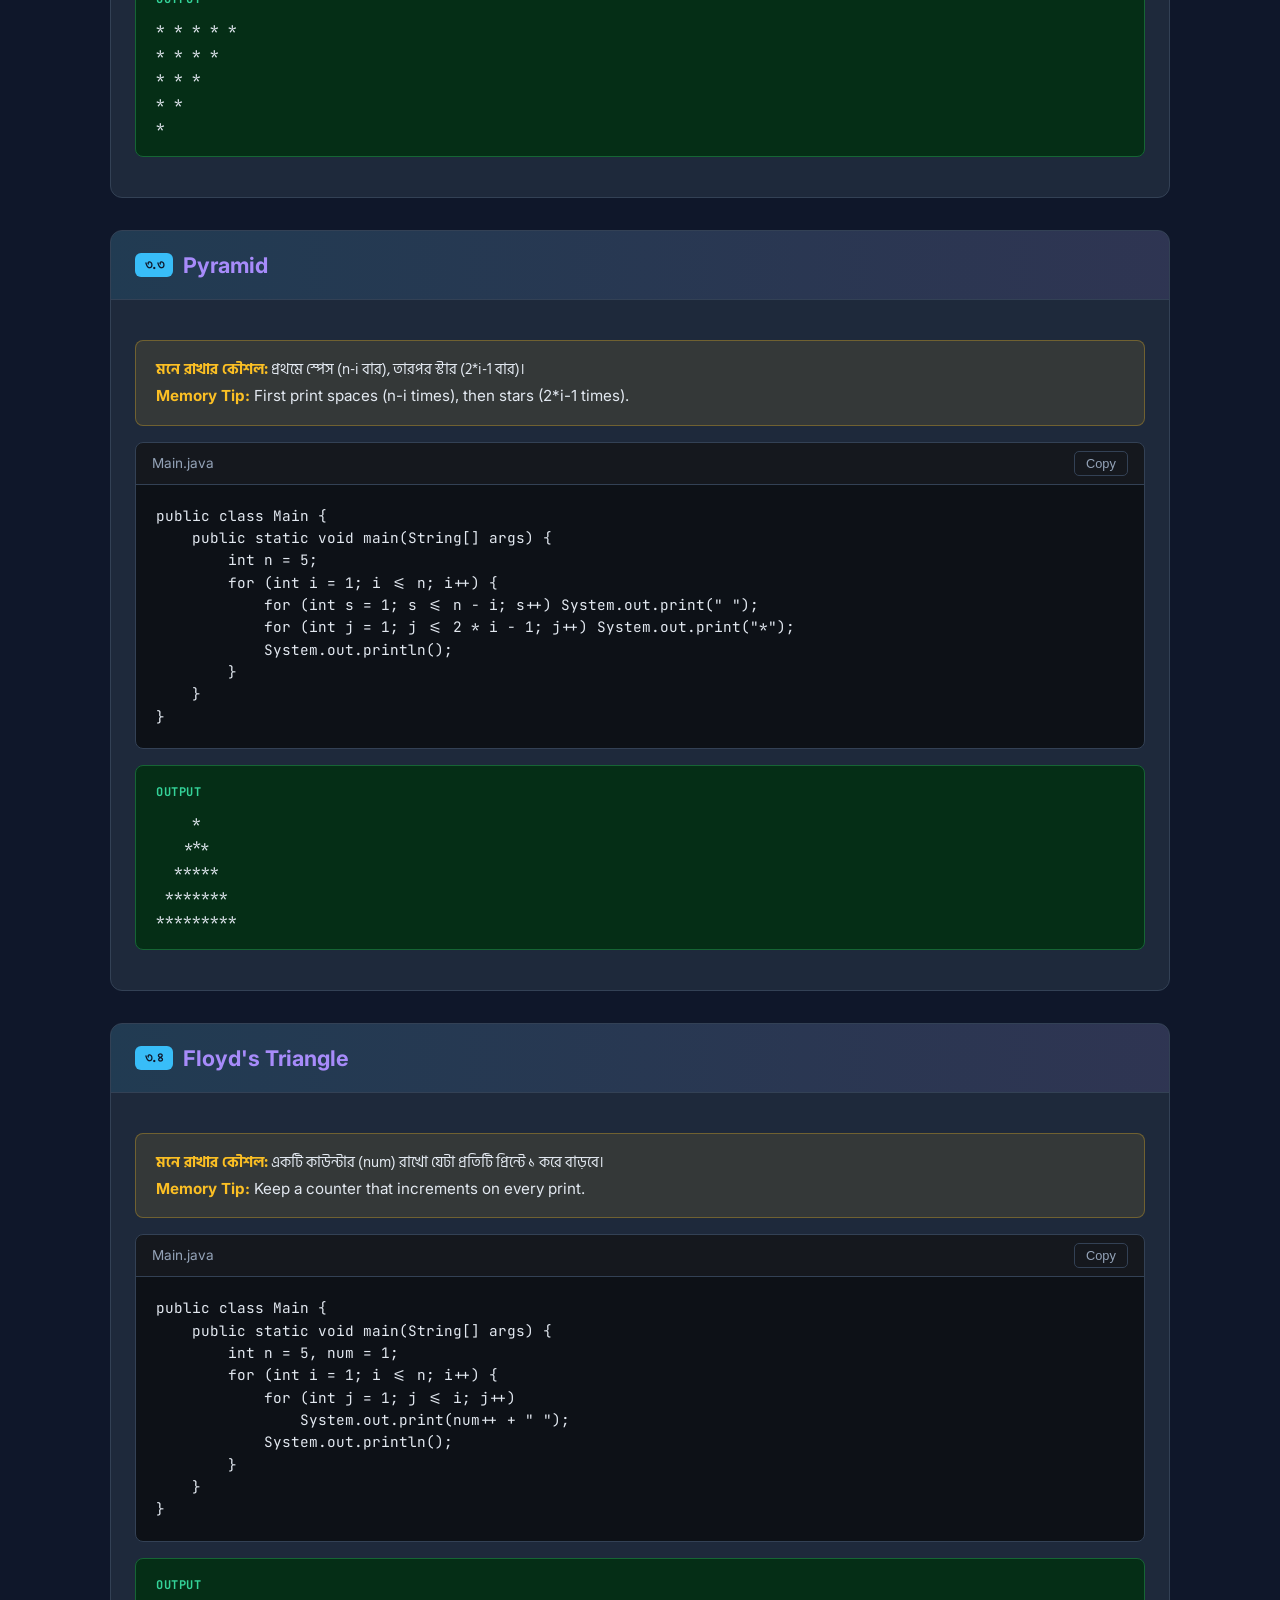
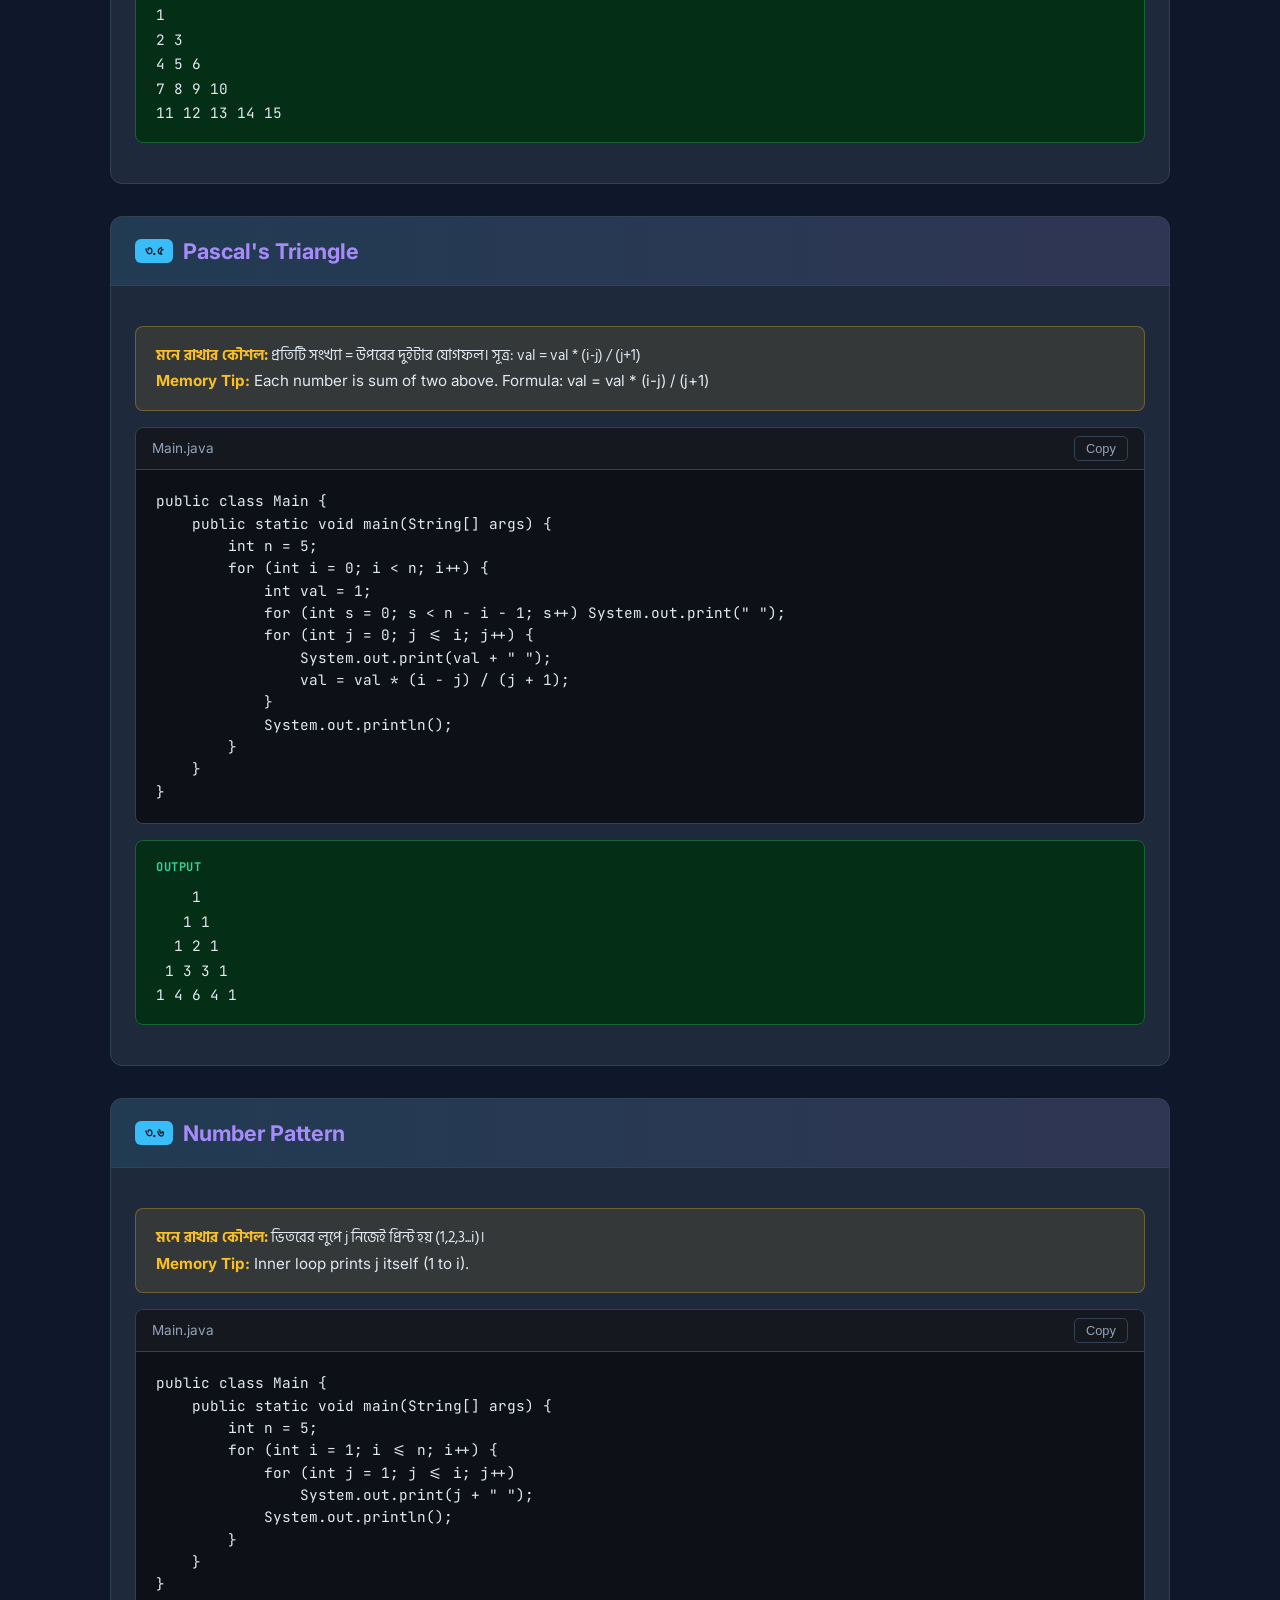
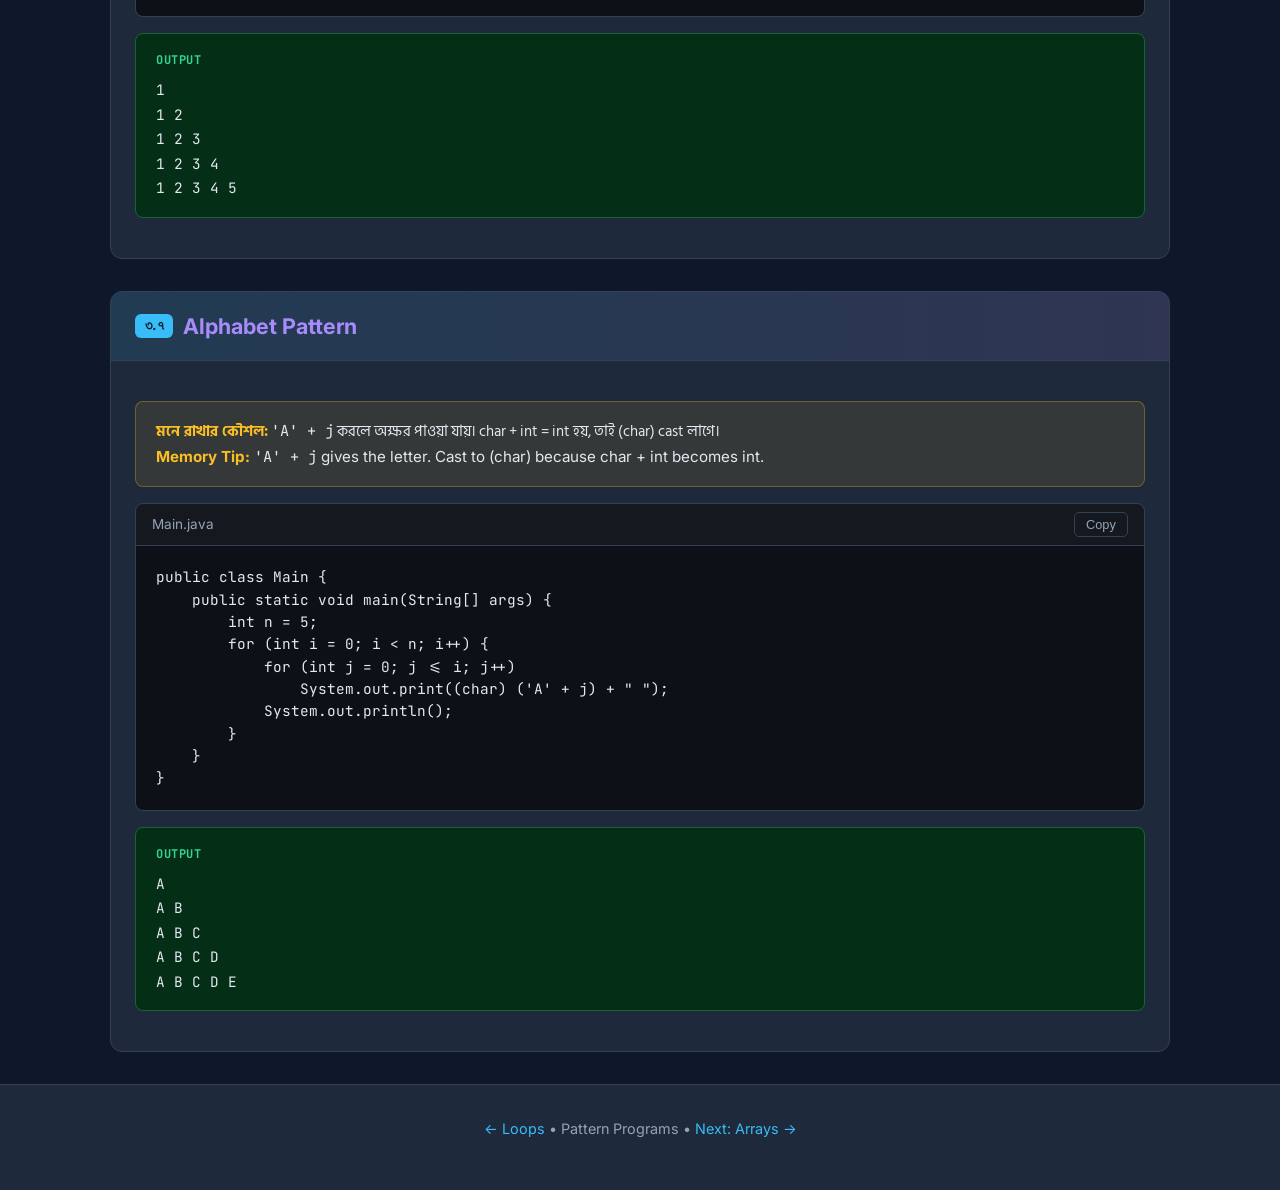
<file: patterns.html>
<!DOCTYPE html>
<html lang="bn">
<head>
  <meta charset="UTF-8">
  <meta name="viewport" content="width=device-width, initial-scale=1.0">
  <title>৩. Pattern Programs | প্যাটার্ন প্রোগ্রাম</title>
  <link rel="stylesheet" href="css/styles.css">
  <link href="https://fonts.googleapis.com/css2?family=Hind+Siliguri:wght@400;500;600;700&family=Inter:wght@400;500;600;700;800&family=JetBrains+Mono:wght@400;500&display=swap" rel="stylesheet">
</head>
<body class="lang-both">
  <header>
    <div class="container header-inner">
      <div class="logo">☕ Java <span>Learning</span></div>
      <div class="lang-toggle">
        <button class="lang-btn" data-lang="bn">বাংলা</button>
        <button class="lang-btn" data-lang="en">English</button>
        <button class="lang-btn active" data-lang="both">Both</button>
      </div>
    </div>
  </header>
  <nav>
    <div class="container nav-inner">
      <a href="index.html">Home</a>
      <a href="tutorial.html">০. Tutorial</a>
      <a href="basic.html">১. Basic</a>
      <a href="loops.html">২. Loops</a>
      <a href="patterns.html">৩. Patterns</a>
      <a href="arrays.html">৪. Arrays</a>
      <a href="strings.html">৫. Strings</a>
      <a href="functions.html">৬. Functions</a>
      <a href="references.html">৭. References</a>
      <a href="classes.html">৮. Classes</a>
      <a href="files.html">৯. Files</a>
      <a href="memory.html">১০. Memory</a>
      <a href="ds.html">১১. Data Structures</a>
      <a href="exam.html">১২. Exam Programs</a>
      <a href="conversion.html">Conversion Sheet</a>
    </div>
  </nav>

  <main class="container">
    <h1 class="bn">৩. প্যাটার্ন প্রোগ্রাম (Pattern Programs)</h1>
    <h1 class="en">3. Pattern Programs</h1>

    <article class="program">
      <div class="program-header"><h3><span class="num">৩.১</span> Right Triangle (*)</h3></div>
      <div class="program-body">
        <div class="tip">
          <div class="bn"><strong>মনে রাখার কৌশল:</strong> বাইরের লুপ সারি, ভিতরের লুপ কলাম — সারি নাম্বার অনুযায়ী * প্রিন্ট করো।</div>
          <div class="en"><strong>Memory Tip:</strong> Outer loop = rows, inner loop = columns. Print * equal to row number.</div>
        </div>
        <div class="code-block">
          <div class="code-header"><span>Main.java</span><button class="copy-btn">Copy</button></div>
          <pre><code>public class Main {
    public static void main(String[] args) {
        int n = 5;
        for (int i = 1; i <= n; i++) {
            for (int j = 1; j <= i; j++)
                System.out.print("* ");
            System.out.println();
        }
    }
}</code></pre>
        </div>
        <div class="output">* 
* * 
* * * 
* * * * 
* * * * *</div>
      </div>
    </article>

    <article class="program">
      <div class="program-header"><h3><span class="num">৩.২</span> Inverted Triangle</h3></div>
      <div class="program-body">
        <div class="tip">
          <div class="bn"><strong>মনে রাখার কৌশল:</strong> বাইরের লুপ n থেকে 1 পর্যন্ত কমতে থাকবে।</div>
          <div class="en"><strong>Memory Tip:</strong> Outer loop decreases from n to 1.</div>
        </div>
        <div class="code-block">
          <div class="code-header"><span>Main.java</span><button class="copy-btn">Copy</button></div>
          <pre><code>public class Main {
    public static void main(String[] args) {
        int n = 5;
        for (int i = n; i >= 1; i--) {
            for (int j = 1; j <= i; j++)
                System.out.print("* ");
            System.out.println();
        }
    }
}</code></pre>
        </div>
        <div class="output">* * * * * 
* * * * 
* * * 
* * 
*</div>
      </div>
    </article>

    <article class="program">
      <div class="program-header"><h3><span class="num">৩.৩</span> Pyramid</h3></div>
      <div class="program-body">
        <div class="tip">
          <div class="bn"><strong>মনে রাখার কৌশল:</strong> প্রথমে স্পেস (n-i বার), তারপর স্টার (2*i-1 বার)।</div>
          <div class="en"><strong>Memory Tip:</strong> First print spaces (n-i times), then stars (2*i-1 times).</div>
        </div>
        <div class="code-block">
          <div class="code-header"><span>Main.java</span><button class="copy-btn">Copy</button></div>
          <pre><code>public class Main {
    public static void main(String[] args) {
        int n = 5;
        for (int i = 1; i <= n; i++) {
            for (int s = 1; s <= n - i; s++) System.out.print(" ");
            for (int j = 1; j <= 2 * i - 1; j++) System.out.print("*");
            System.out.println();
        }
    }
}</code></pre>
        </div>
        <div class="output">    *
   ***
  *****
 *******
*********</div>
      </div>
    </article>

    <article class="program">
      <div class="program-header"><h3><span class="num">৩.৪</span> Floyd's Triangle</h3></div>
      <div class="program-body">
        <div class="tip">
          <div class="bn"><strong>মনে রাখার কৌশল:</strong> একটি কাউন্টার (num) রাখো যেটা প্রতিটি প্রিন্টে ১ করে বাড়বে।</div>
          <div class="en"><strong>Memory Tip:</strong> Keep a counter that increments on every print.</div>
        </div>
        <div class="code-block">
          <div class="code-header"><span>Main.java</span><button class="copy-btn">Copy</button></div>
          <pre><code>public class Main {
    public static void main(String[] args) {
        int n = 5, num = 1;
        for (int i = 1; i <= n; i++) {
            for (int j = 1; j <= i; j++)
                System.out.print(num++ + " ");
            System.out.println();
        }
    }
}</code></pre>
        </div>
        <div class="output">1 
2 3 
4 5 6 
7 8 9 10 
11 12 13 14 15</div>
      </div>
    </article>

    <article class="program">
      <div class="program-header"><h3><span class="num">৩.৫</span> Pascal's Triangle</h3></div>
      <div class="program-body">
        <div class="tip">
          <div class="bn"><strong>মনে রাখার কৌশল:</strong> প্রতিটি সংখ্যা = উপরের দুইটার যোগফল। সূত্র: val = val * (i-j) / (j+1)</div>
          <div class="en"><strong>Memory Tip:</strong> Each number is sum of two above. Formula: val = val * (i-j) / (j+1)</div>
        </div>
        <div class="code-block">
          <div class="code-header"><span>Main.java</span><button class="copy-btn">Copy</button></div>
          <pre><code>public class Main {
    public static void main(String[] args) {
        int n = 5;
        for (int i = 0; i < n; i++) {
            int val = 1;
            for (int s = 0; s < n - i - 1; s++) System.out.print(" ");
            for (int j = 0; j <= i; j++) {
                System.out.print(val + " ");
                val = val * (i - j) / (j + 1);
            }
            System.out.println();
        }
    }
}</code></pre>
        </div>
        <div class="output">    1 
   1 1 
  1 2 1 
 1 3 3 1 
1 4 6 4 1</div>
      </div>
    </article>

    <article class="program">
      <div class="program-header"><h3><span class="num">৩.৬</span> Number Pattern</h3></div>
      <div class="program-body">
        <div class="tip">
          <div class="bn"><strong>মনে রাখার কৌশল:</strong> ভিতরের লুপে j নিজেই প্রিন্ট হয় (1,2,3...i)।</div>
          <div class="en"><strong>Memory Tip:</strong> Inner loop prints j itself (1 to i).</div>
        </div>
        <div class="code-block">
          <div class="code-header"><span>Main.java</span><button class="copy-btn">Copy</button></div>
          <pre><code>public class Main {
    public static void main(String[] args) {
        int n = 5;
        for (int i = 1; i <= n; i++) {
            for (int j = 1; j <= i; j++)
                System.out.print(j + " ");
            System.out.println();
        }
    }
}</code></pre>
        </div>
        <div class="output">1 
1 2 
1 2 3 
1 2 3 4 
1 2 3 4 5</div>
      </div>
    </article>

    <article class="program">
      <div class="program-header"><h3><span class="num">৩.৭</span> Alphabet Pattern</h3></div>
      <div class="program-body">
        <div class="tip">
          <div class="bn"><strong>মনে রাখার কৌশল:</strong> <code>'A' + j</code> করলে অক্ষর পাওয়া যায়। char + int = int হয়, তাই (char) cast লাগে।</div>
          <div class="en"><strong>Memory Tip:</strong> <code>'A' + j</code> gives the letter. Cast to (char) because char + int becomes int.</div>
        </div>
        <div class="code-block">
          <div class="code-header"><span>Main.java</span><button class="copy-btn">Copy</button></div>
          <pre><code>public class Main {
    public static void main(String[] args) {
        int n = 5;
        for (int i = 0; i < n; i++) {
            for (int j = 0; j <= i; j++)
                System.out.print((char) ('A' + j) + " ");
            System.out.println();
        }
    }
}</code></pre>
        </div>
        <div class="output">A 
A B 
A B C 
A B C D 
A B C D E</div>
      </div>
    </article>

  </main>
  <footer>
    <div class="container">
      <p><a href="loops.html">← Loops</a> • Pattern Programs • <a href="arrays.html">Next: Arrays →</a></p>
    </div>
  </footer>
  <script src="js/main.js"></script>
</body>
</html>
</file>
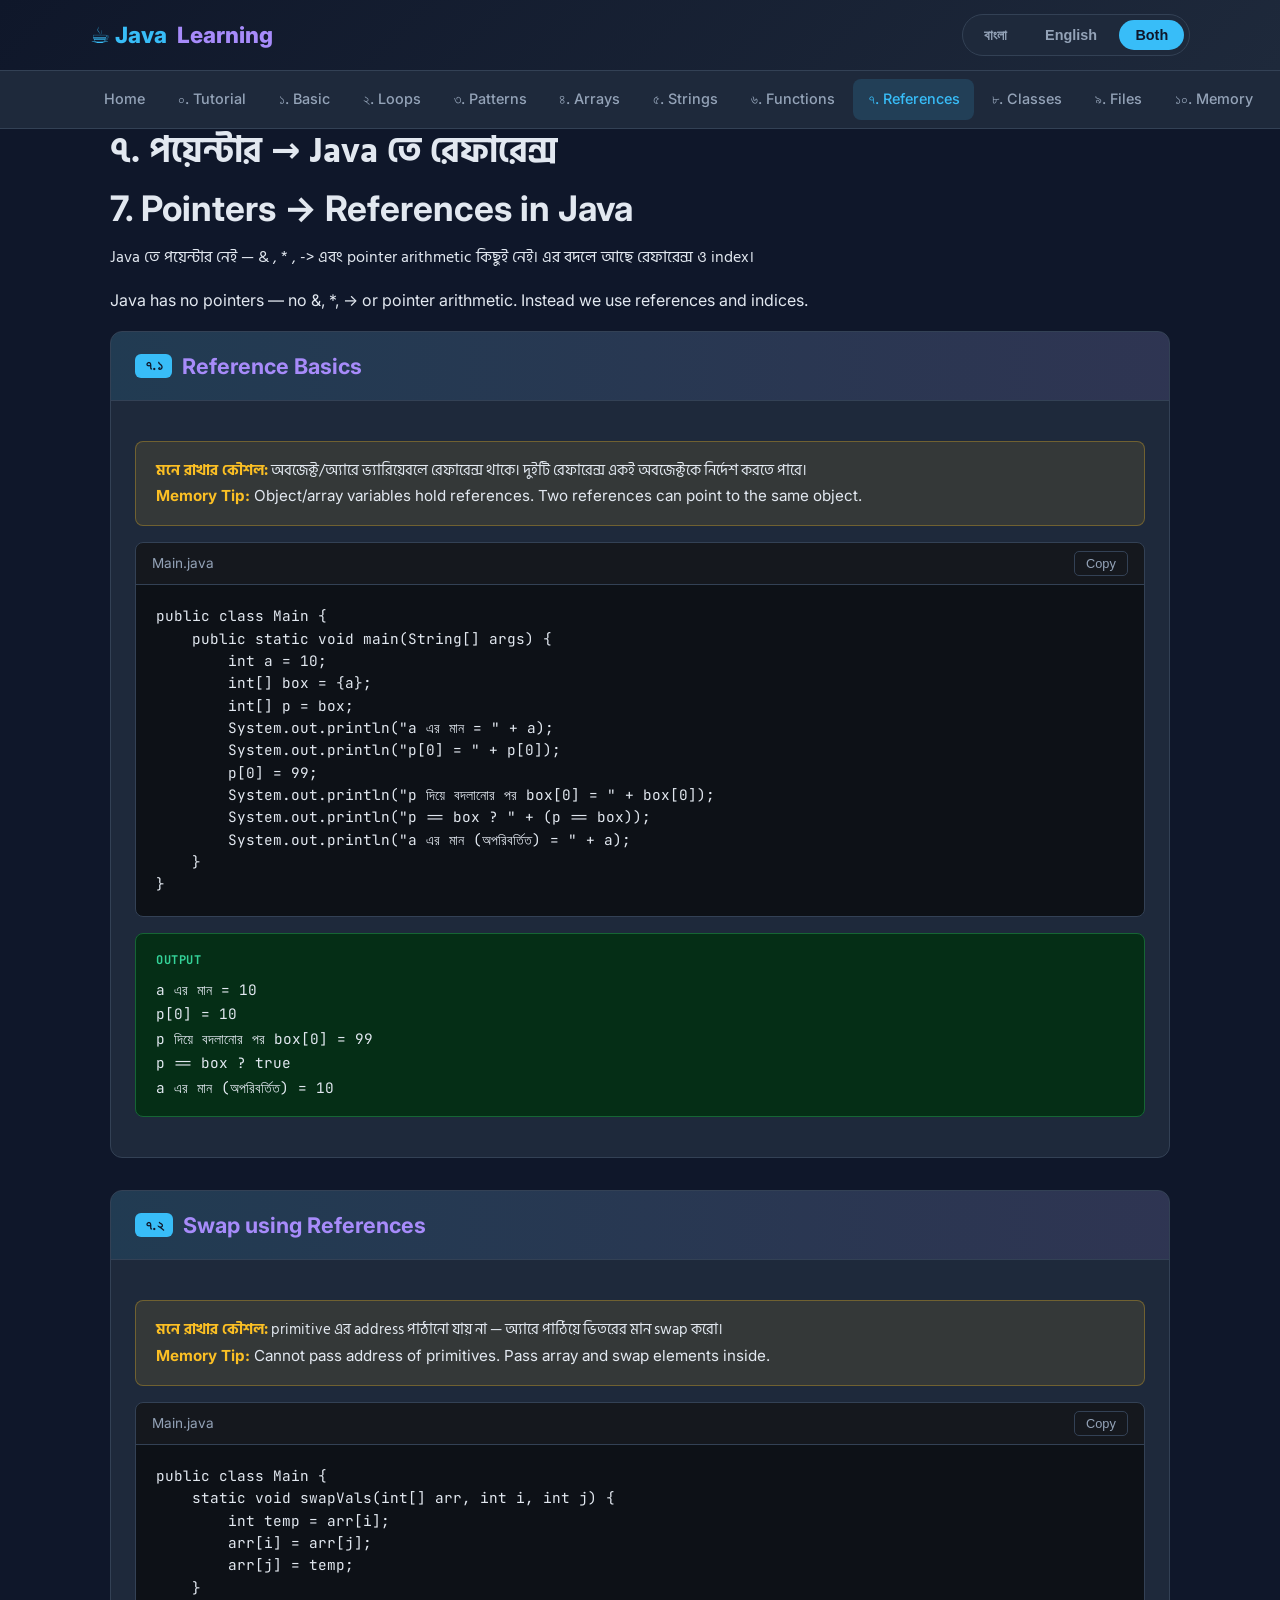
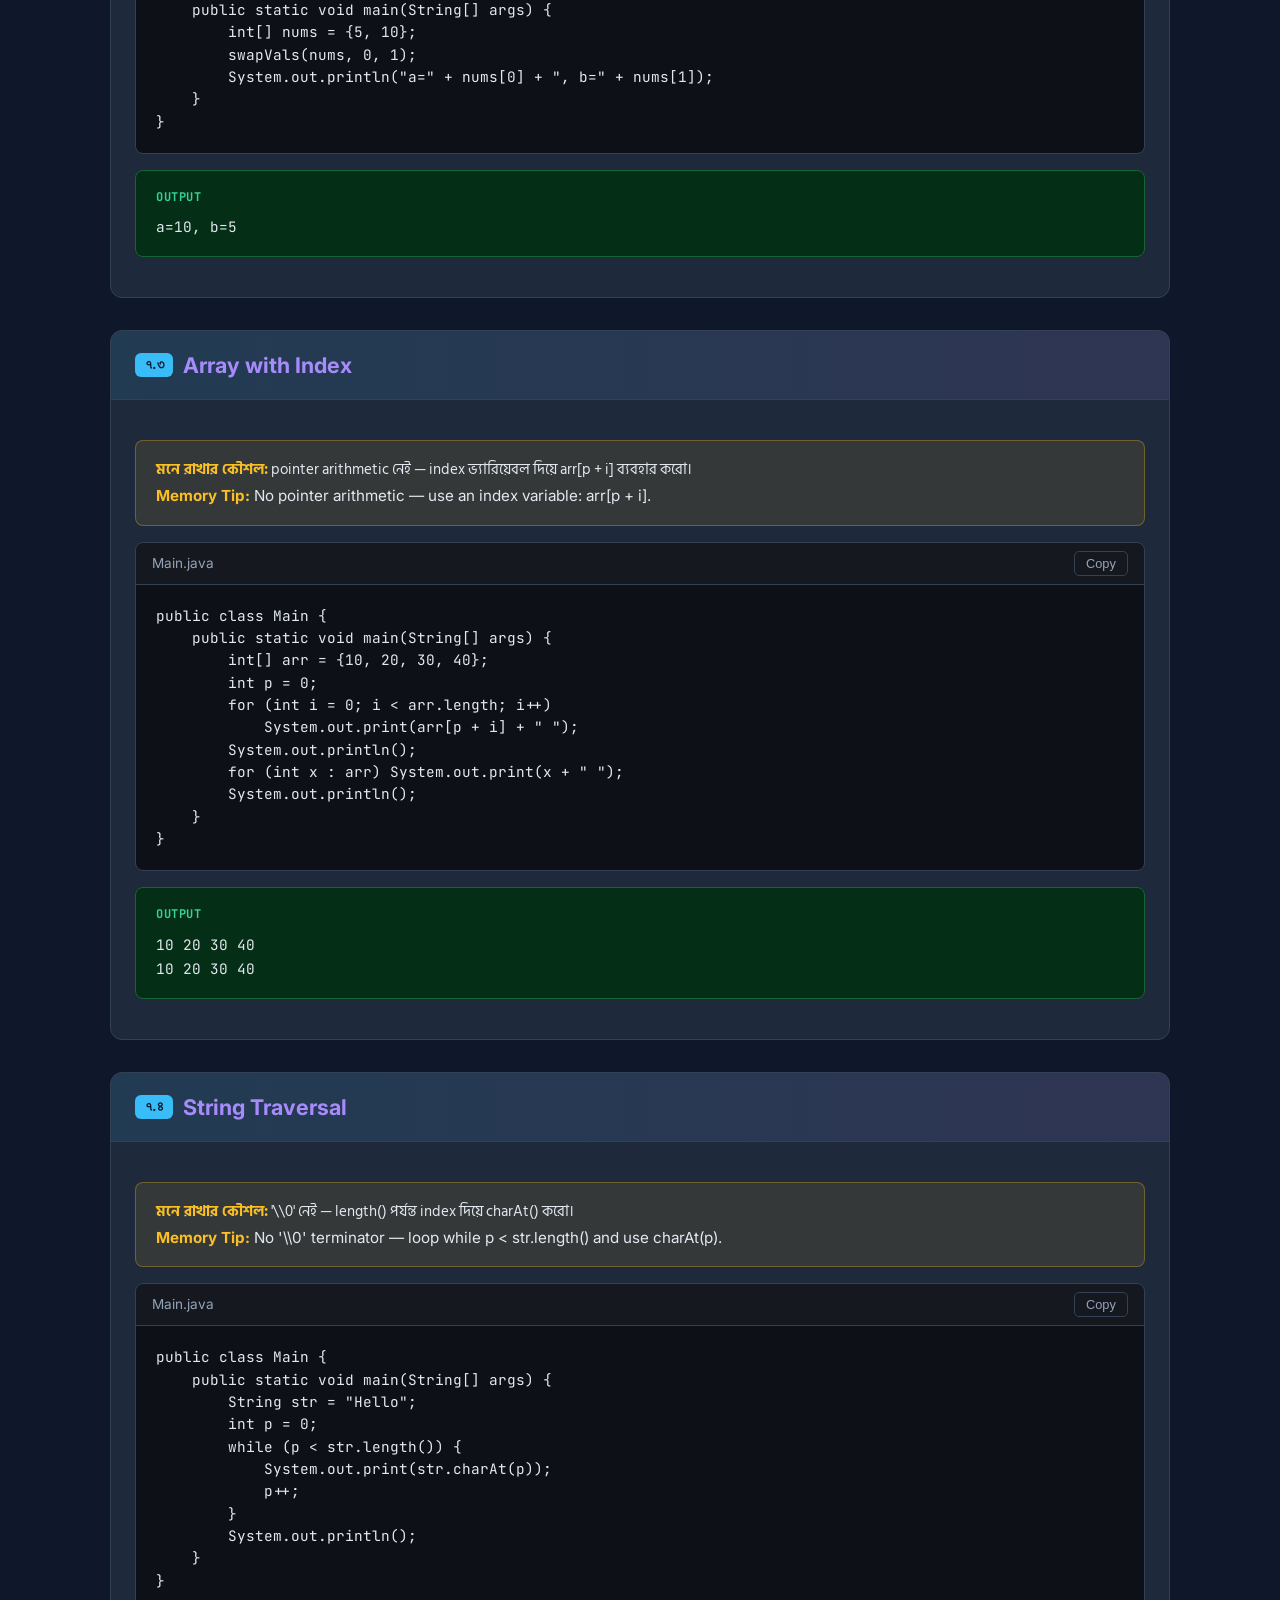
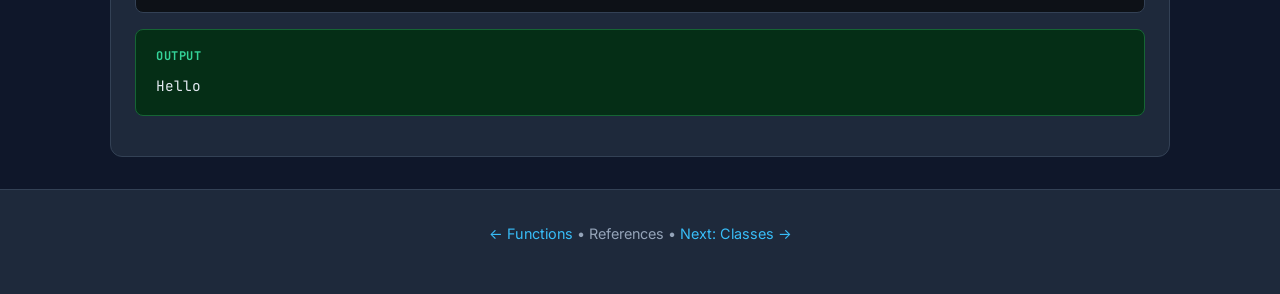
<file: references.html>
<!DOCTYPE html>
<html lang="bn">
<head>
  <meta charset="UTF-8">
  <meta name="viewport" content="width=device-width, initial-scale=1.0">
  <title>৭. References | রেফারেন্স (পয়েন্টার)</title>
  <link rel="stylesheet" href="css/styles.css">
  <link href="https://fonts.googleapis.com/css2?family=Hind+Siliguri:wght@400;500;600;700&family=Inter:wght@400;500;600;700;800&family=JetBrains+Mono:wght@400;500&display=swap" rel="stylesheet">
</head>
<body class="lang-both">
  <header>
    <div class="container header-inner">
      <div class="logo">☕ Java <span>Learning</span></div>
      <div class="lang-toggle">
        <button class="lang-btn" data-lang="bn">বাংলা</button>
        <button class="lang-btn" data-lang="en">English</button>
        <button class="lang-btn active" data-lang="both">Both</button>
      </div>
    </div>
  </header>
  <nav>
    <div class="container nav-inner">
      <a href="index.html">Home</a>
      <a href="tutorial.html">০. Tutorial</a>
      <a href="basic.html">১. Basic</a>
      <a href="loops.html">২. Loops</a>
      <a href="patterns.html">৩. Patterns</a>
      <a href="arrays.html">৪. Arrays</a>
      <a href="strings.html">৫. Strings</a>
      <a href="functions.html">৬. Functions</a>
      <a href="references.html">৭. References</a>
      <a href="classes.html">৮. Classes</a>
      <a href="files.html">৯. Files</a>
      <a href="memory.html">১০. Memory</a>
      <a href="ds.html">১১. Data Structures</a>
      <a href="exam.html">১২. Exam Programs</a>
      <a href="conversion.html">Conversion Sheet</a>
    </div>
  </nav>

  <main class="container">
    <h1 class="bn">৭. পয়েন্টার → Java তে রেফারেন্স</h1>
    <h1 class="en">7. Pointers → References in Java</h1>
    <p class="bn">Java তে পয়েন্টার নেই — & , * , -> এবং pointer arithmetic কিছুই নেই। এর বদলে আছে রেফারেন্স ও index।</p>
    <p class="en">Java has no pointers — no &, *, -> or pointer arithmetic. Instead we use references and indices.</p>

    <article class="program">
      <div class="program-header"><h3><span class="num">৭.১</span> Reference Basics</h3></div>
      <div class="program-body">
        <div class="tip">
          <div class="bn"><strong>মনে রাখার কৌশল:</strong> অবজেক্ট/অ্যারে ভ্যারিয়েবলে রেফারেন্স থাকে। দুইটি রেফারেন্স একই অবজেক্টকে নির্দেশ করতে পারে।</div>
          <div class="en"><strong>Memory Tip:</strong> Object/array variables hold references. Two references can point to the same object.</div>
        </div>
        <div class="code-block">
          <div class="code-header"><span>Main.java</span><button class="copy-btn">Copy</button></div>
          <pre><code>public class Main {
    public static void main(String[] args) {
        int a = 10;
        int[] box = {a};
        int[] p = box;
        System.out.println("a এর মান = " + a);
        System.out.println("p[0] = " + p[0]);
        p[0] = 99;
        System.out.println("p দিয়ে বদলানোর পর box[0] = " + box[0]);
        System.out.println("p == box ? " + (p == box));
        System.out.println("a এর মান (অপরিবর্তিত) = " + a);
    }
}</code></pre>
        </div>
        <div class="output">a এর মান = 10
p[0] = 10
p দিয়ে বদলানোর পর box[0] = 99
p == box ? true
a এর মান (অপরিবর্তিত) = 10</div>
      </div>
    </article>

    <article class="program">
      <div class="program-header"><h3><span class="num">৭.২</span> Swap using References</h3></div>
      <div class="program-body">
        <div class="tip">
          <div class="bn"><strong>মনে রাখার কৌশল:</strong> primitive এর address পাঠানো যায় না — অ্যারে পাঠিয়ে ভিতরের মান swap করো।</div>
          <div class="en"><strong>Memory Tip:</strong> Cannot pass address of primitives. Pass array and swap elements inside.</div>
        </div>
        <div class="code-block">
          <div class="code-header"><span>Main.java</span><button class="copy-btn">Copy</button></div>
          <pre><code>public class Main {
    static void swapVals(int[] arr, int i, int j) {
        int temp = arr[i];
        arr[i] = arr[j];
        arr[j] = temp;
    }
    public static void main(String[] args) {
        int[] nums = {5, 10};
        swapVals(nums, 0, 1);
        System.out.println("a=" + nums[0] + ", b=" + nums[1]);
    }
}</code></pre>
        </div>
        <div class="output">a=10, b=5</div>
      </div>
    </article>

    <article class="program">
      <div class="program-header"><h3><span class="num">৭.৩</span> Array with Index</h3></div>
      <div class="program-body">
        <div class="tip">
          <div class="bn"><strong>মনে রাখার কৌশল:</strong> pointer arithmetic নেই — index ভ্যারিয়েবল দিয়ে arr[p + i] ব্যবহার করো।</div>
          <div class="en"><strong>Memory Tip:</strong> No pointer arithmetic — use an index variable: arr[p + i].</div>
        </div>
        <div class="code-block">
          <div class="code-header"><span>Main.java</span><button class="copy-btn">Copy</button></div>
          <pre><code>public class Main {
    public static void main(String[] args) {
        int[] arr = {10, 20, 30, 40};
        int p = 0;
        for (int i = 0; i < arr.length; i++)
            System.out.print(arr[p + i] + " ");
        System.out.println();
        for (int x : arr) System.out.print(x + " ");
        System.out.println();
    }
}</code></pre>
        </div>
        <div class="output">10 20 30 40 
10 20 30 40</div>
      </div>
    </article>

    <article class="program">
      <div class="program-header"><h3><span class="num">৭.৪</span> String Traversal</h3></div>
      <div class="program-body">
        <div class="tip">
          <div class="bn"><strong>মনে রাখার কৌশল:</strong> '\\0' নেই — length() পর্যন্ত index দিয়ে charAt() করো।</div>
          <div class="en"><strong>Memory Tip:</strong> No '\\0' terminator — loop while p < str.length() and use charAt(p).</div>
        </div>
        <div class="code-block">
          <div class="code-header"><span>Main.java</span><button class="copy-btn">Copy</button></div>
          <pre><code>public class Main {
    public static void main(String[] args) {
        String str = "Hello";
        int p = 0;
        while (p < str.length()) {
            System.out.print(str.charAt(p));
            p++;
        }
        System.out.println();
    }
}</code></pre>
        </div>
        <div class="output">Hello</div>
      </div>
    </article>

  </main>
  <footer>
    <div class="container">
      <p><a href="functions.html">← Functions</a> • References • <a href="classes.html">Next: Classes →</a></p>
    </div>
  </footer>
  <script src="js/main.js"></script>
</body>
</html>
</file>
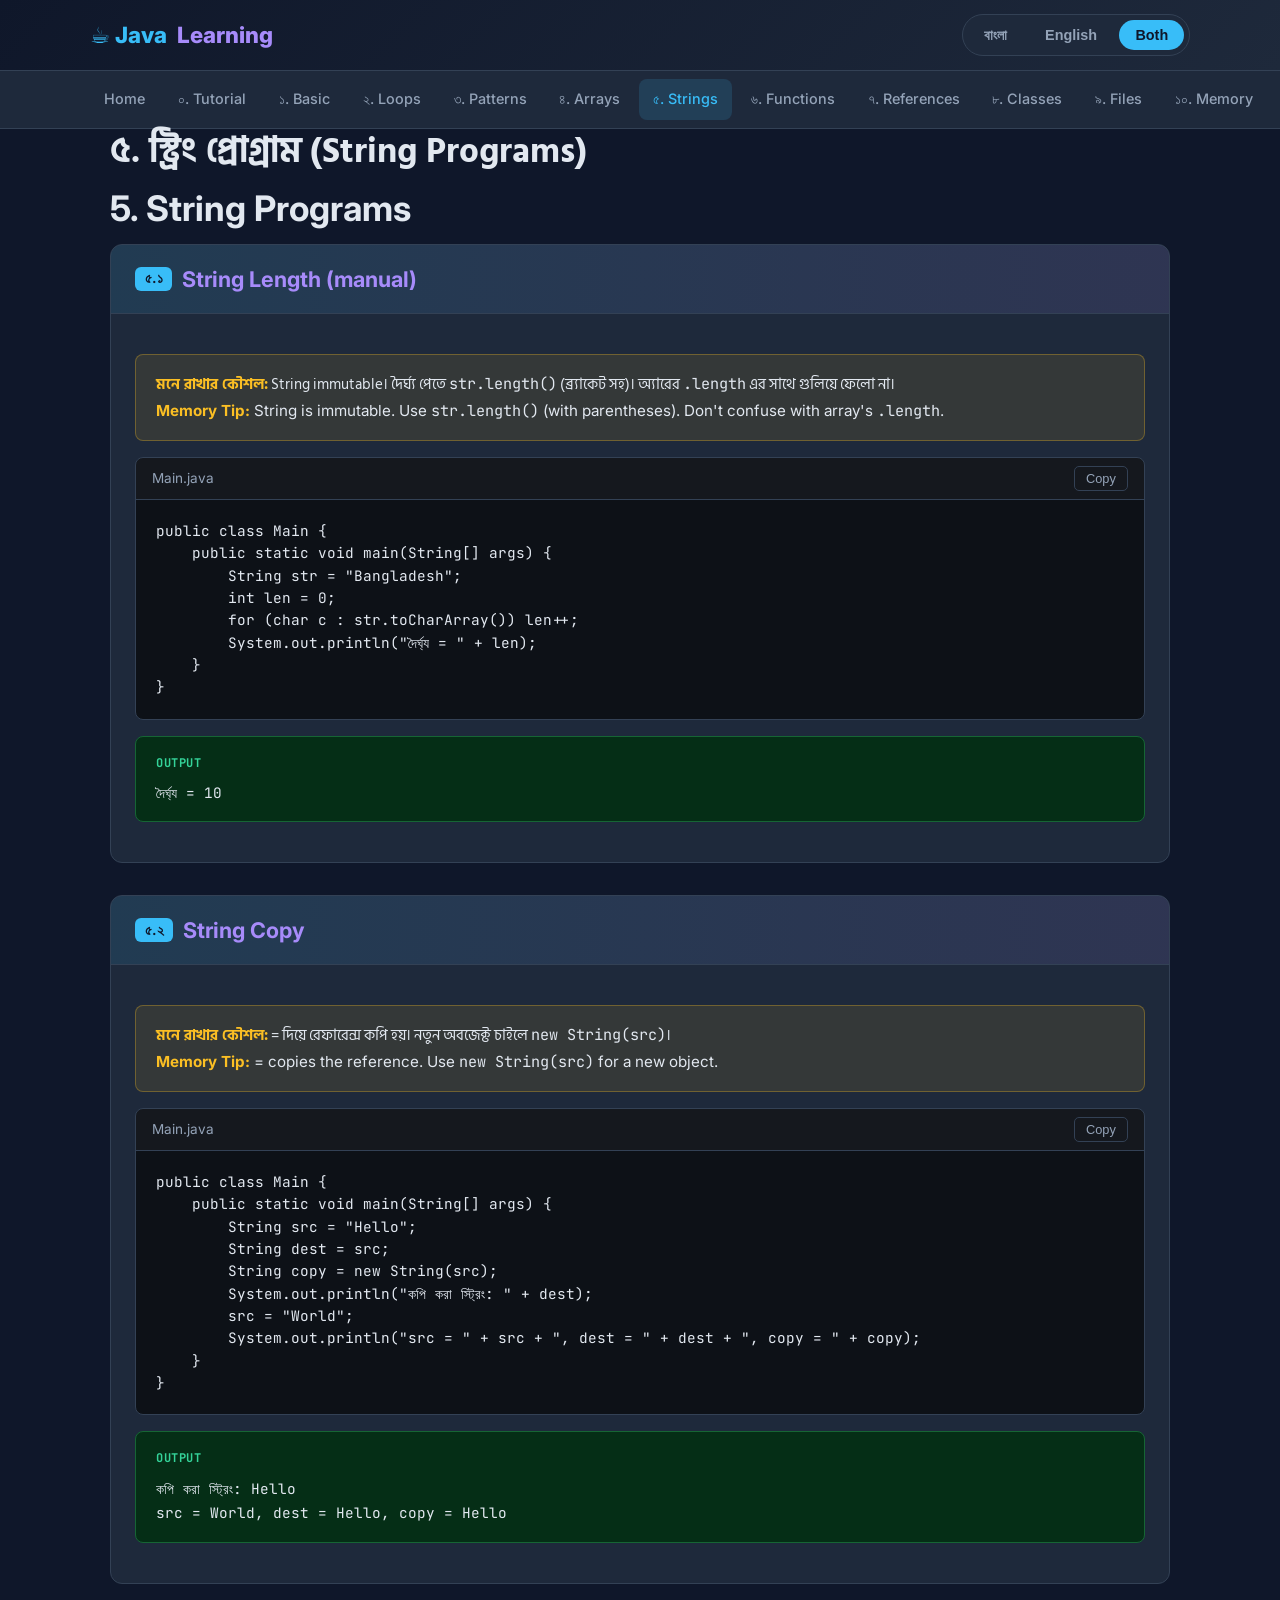
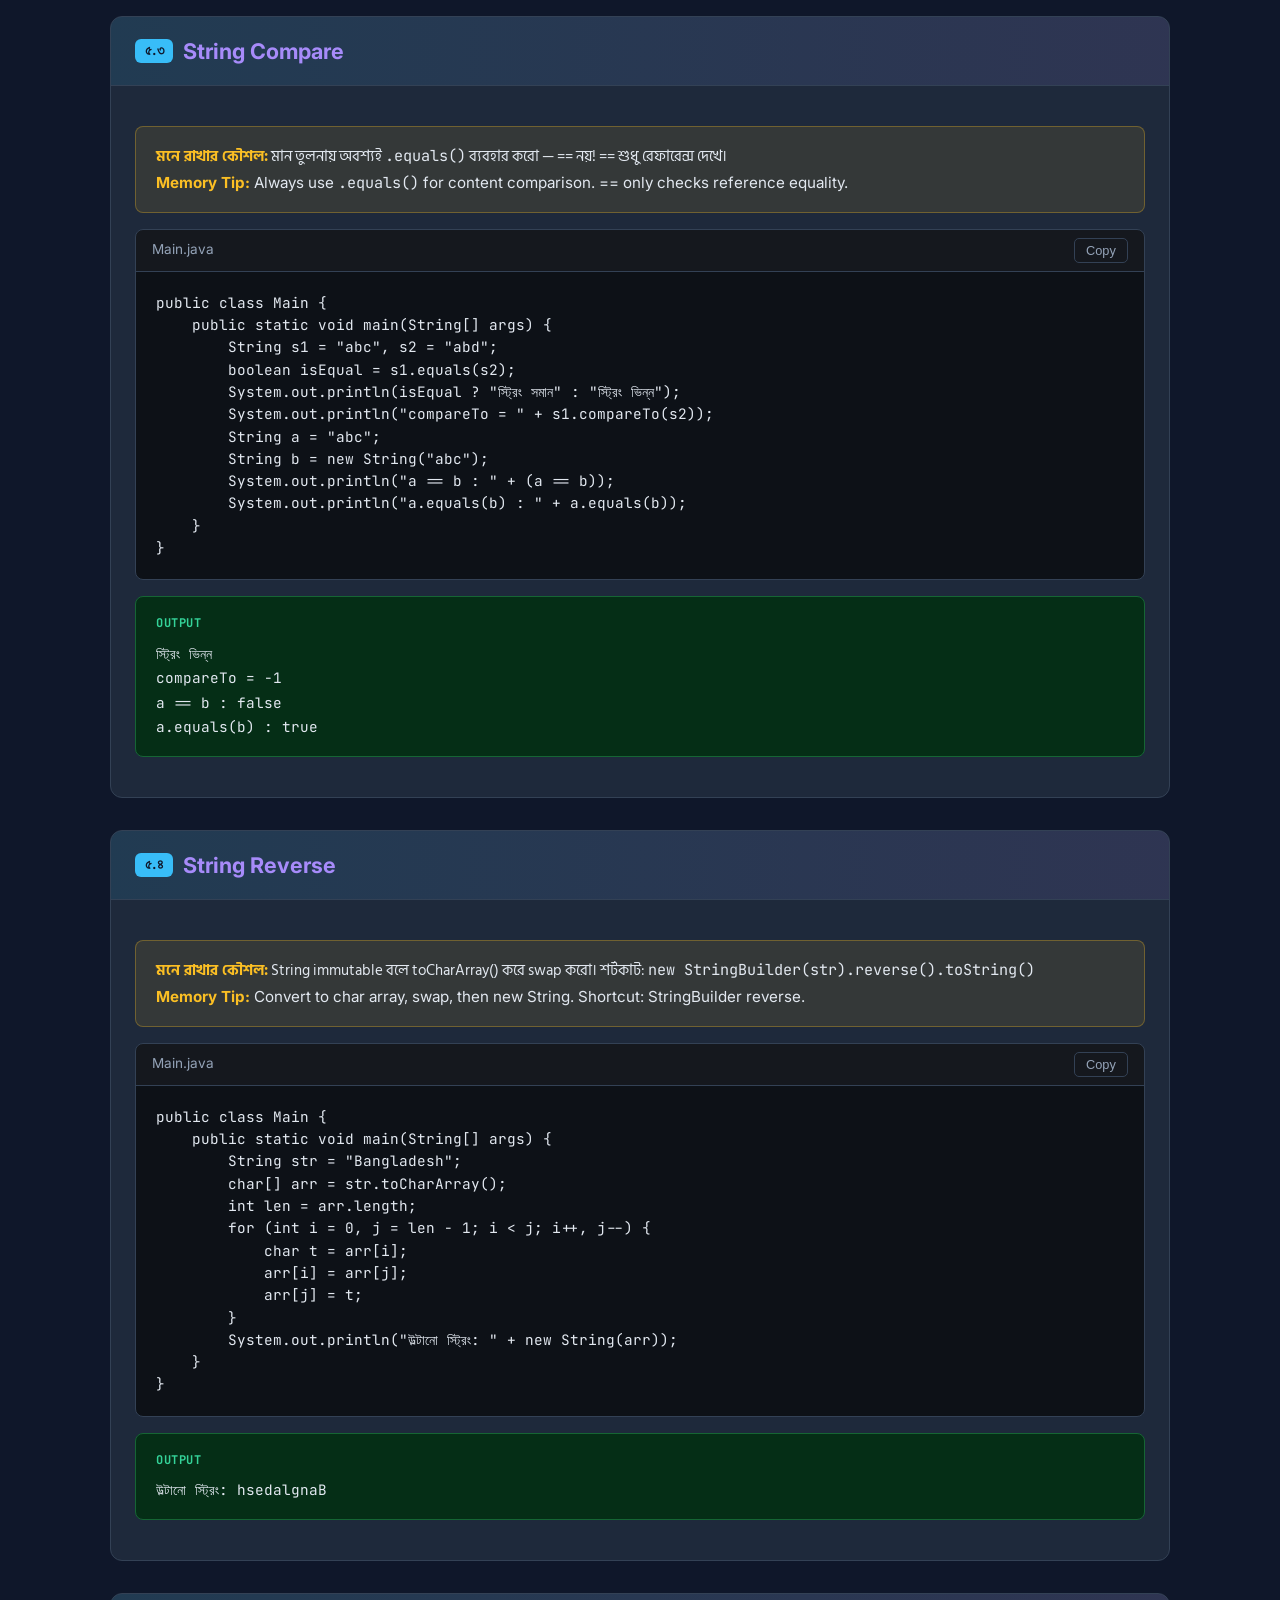
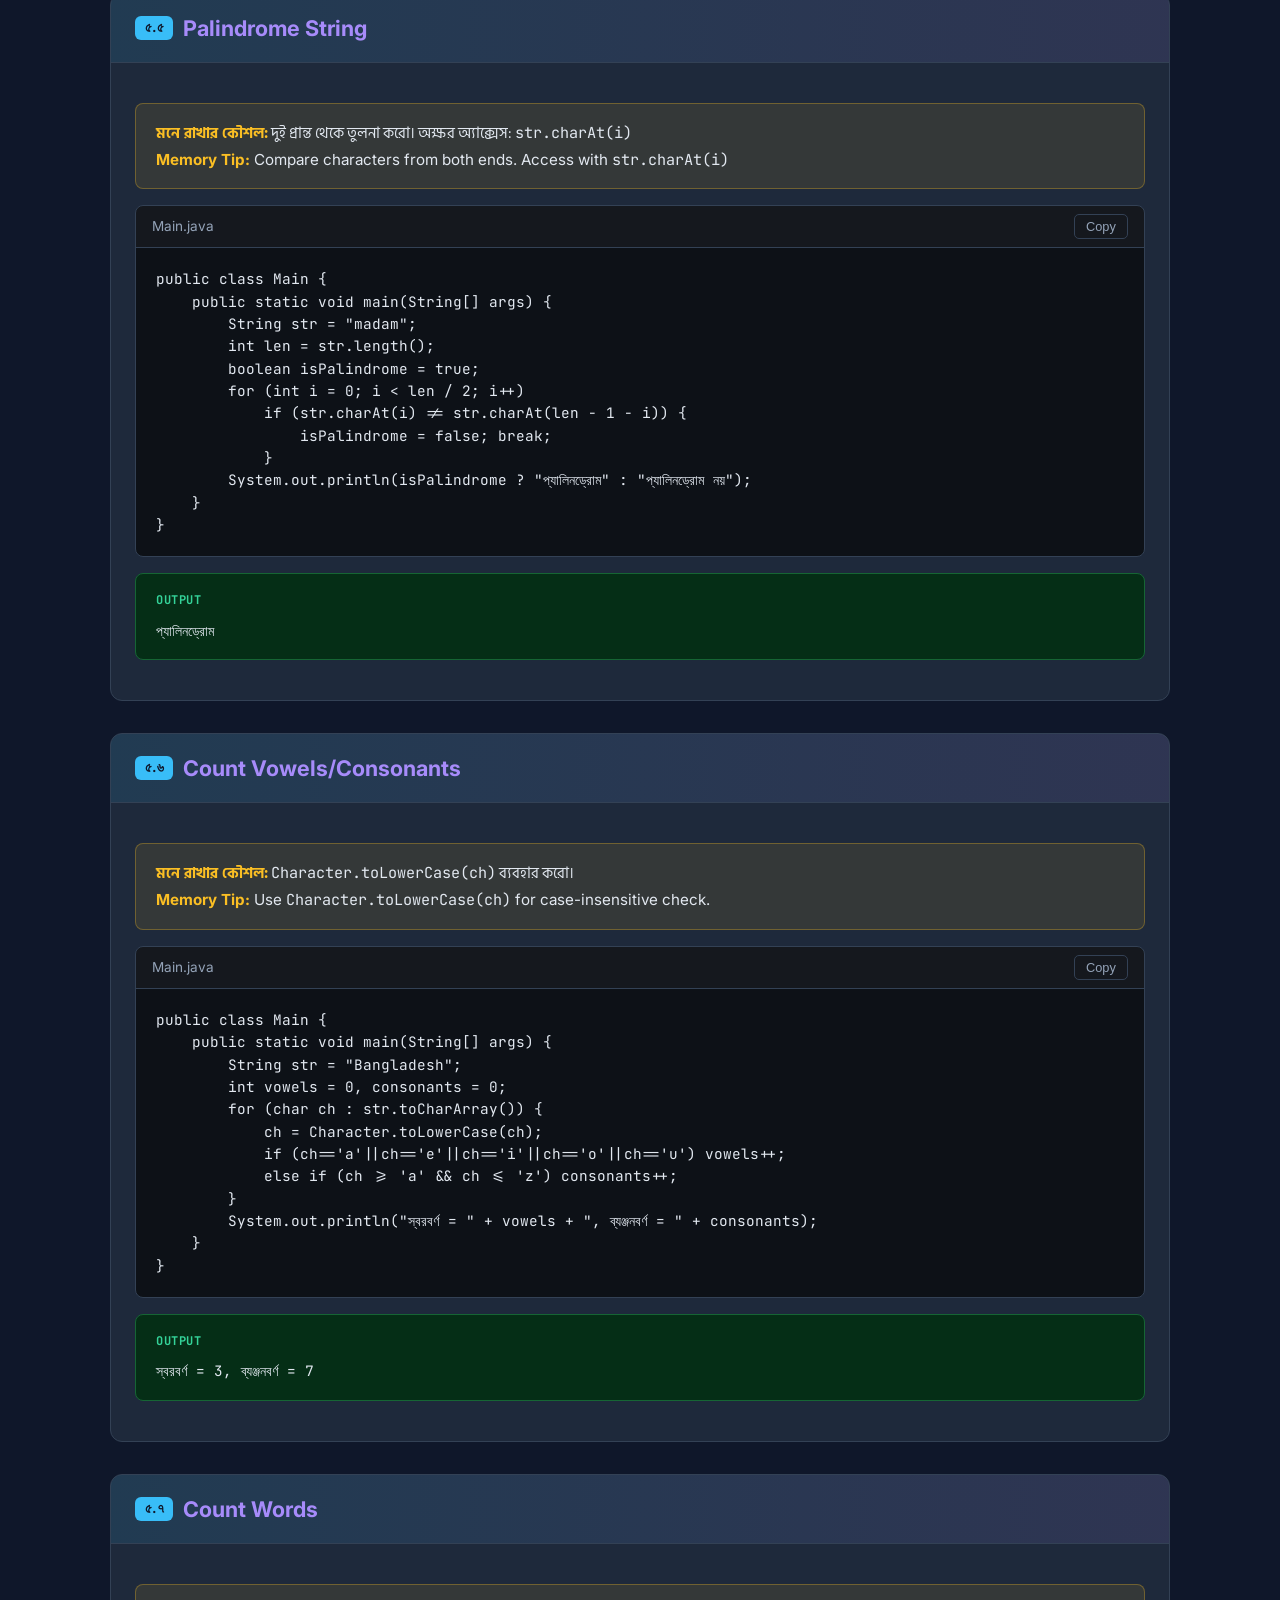
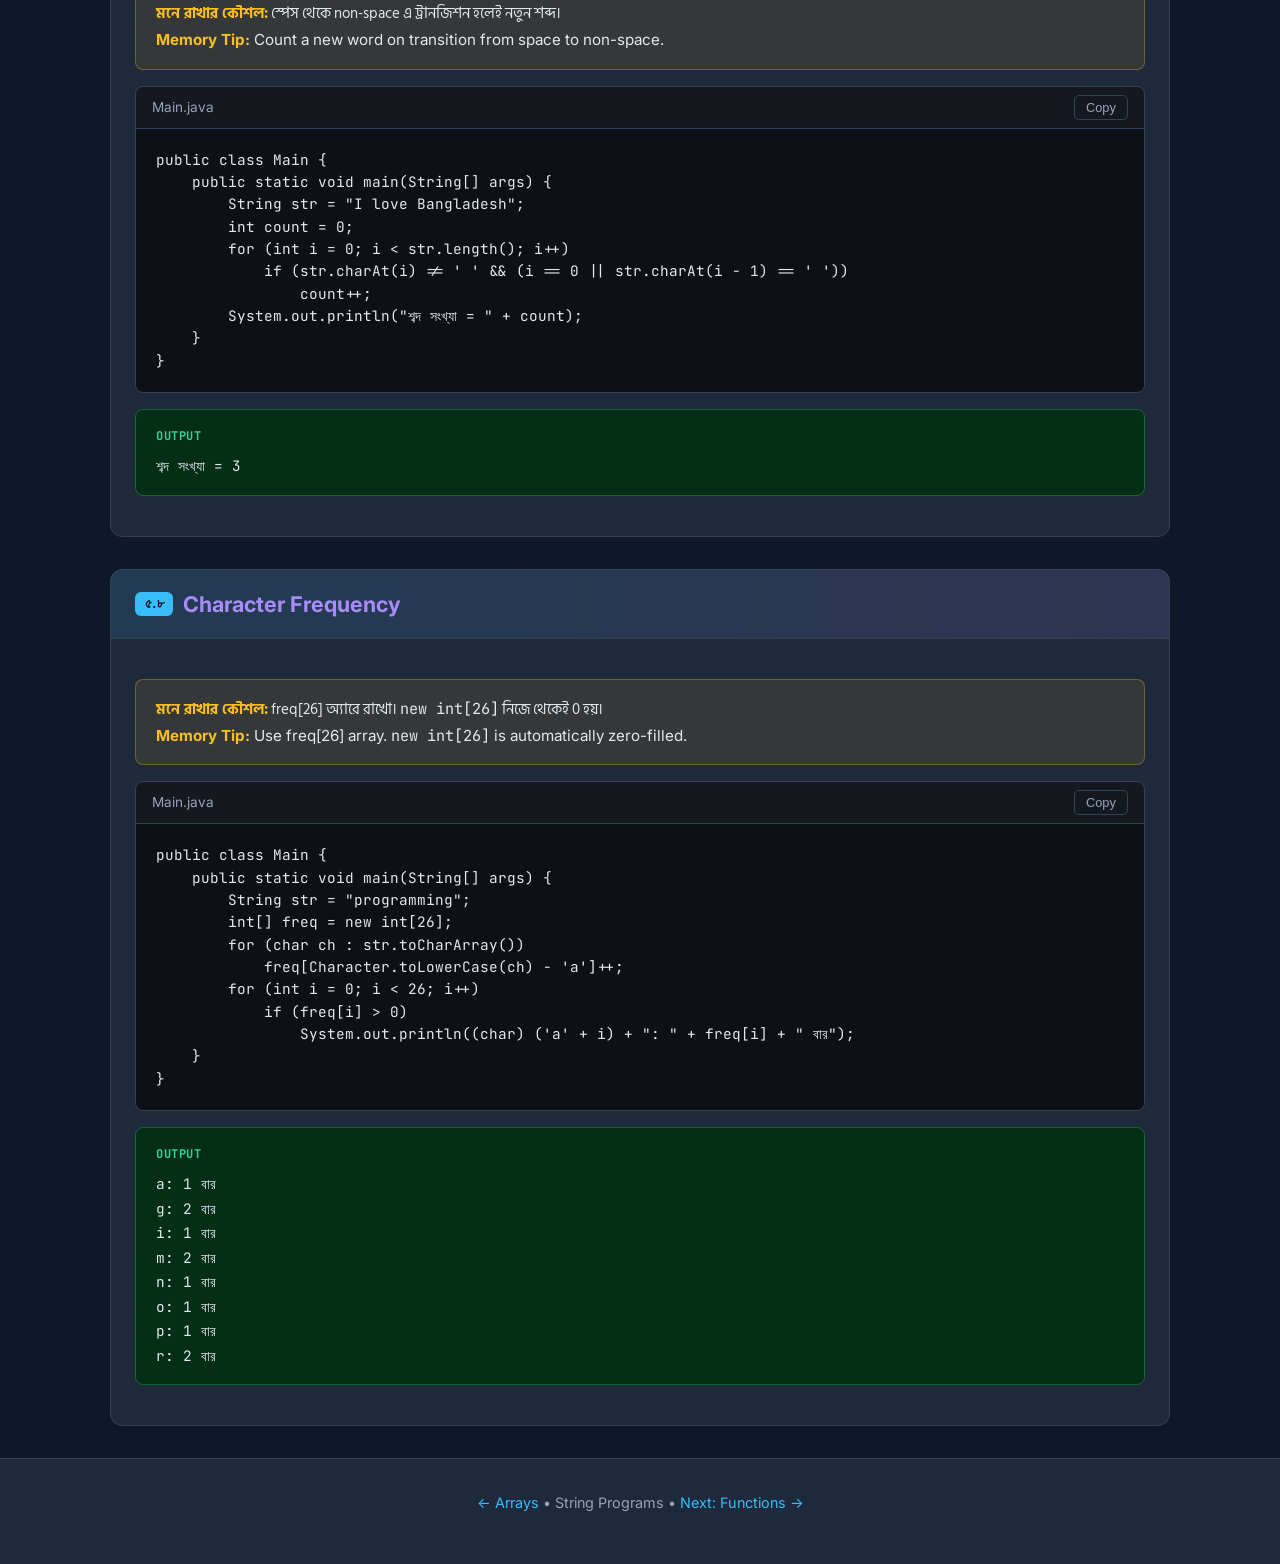
<file: strings.html>
<!DOCTYPE html>
<html lang="bn">
<head>
  <meta charset="UTF-8">
  <meta name="viewport" content="width=device-width, initial-scale=1.0">
  <title>৫. String Programs | স্ট্রিং প্রোগ্রাম</title>
  <link rel="stylesheet" href="css/styles.css">
  <link href="https://fonts.googleapis.com/css2?family=Hind+Siliguri:wght@400;500;600;700&family=Inter:wght@400;500;600;700;800&family=JetBrains+Mono:wght@400;500&display=swap" rel="stylesheet">
</head>
<body class="lang-both">
  <header>
    <div class="container header-inner">
      <div class="logo">☕ Java <span>Learning</span></div>
      <div class="lang-toggle">
        <button class="lang-btn" data-lang="bn">বাংলা</button>
        <button class="lang-btn" data-lang="en">English</button>
        <button class="lang-btn active" data-lang="both">Both</button>
      </div>
    </div>
  </header>
  <nav>
    <div class="container nav-inner">
      <a href="index.html">Home</a>
      <a href="tutorial.html">০. Tutorial</a>
      <a href="basic.html">১. Basic</a>
      <a href="loops.html">২. Loops</a>
      <a href="patterns.html">৩. Patterns</a>
      <a href="arrays.html">৪. Arrays</a>
      <a href="strings.html">৫. Strings</a>
      <a href="functions.html">৬. Functions</a>
      <a href="references.html">৭. References</a>
      <a href="classes.html">৮. Classes</a>
      <a href="files.html">৯. Files</a>
      <a href="memory.html">১০. Memory</a>
      <a href="ds.html">১১. Data Structures</a>
      <a href="exam.html">১২. Exam Programs</a>
      <a href="conversion.html">Conversion Sheet</a>
    </div>
  </nav>

  <main class="container">
    <h1 class="bn">৫. স্ট্রিং প্রোগ্রাম (String Programs)</h1>
    <h1 class="en">5. String Programs</h1>

    <article class="program">
      <div class="program-header"><h3><span class="num">৫.১</span> String Length (manual)</h3></div>
      <div class="program-body">
        <div class="tip">
          <div class="bn"><strong>মনে রাখার কৌশল:</strong> String immutable। দৈর্ঘ্য পেতে <code>str.length()</code> (ব্র্যাকেট সহ)। অ্যারের <code>.length</code> এর সাথে গুলিয়ে ফেলো না।</div>
          <div class="en"><strong>Memory Tip:</strong> String is immutable. Use <code>str.length()</code> (with parentheses). Don't confuse with array's <code>.length</code>.</div>
        </div>
        <div class="code-block">
          <div class="code-header"><span>Main.java</span><button class="copy-btn">Copy</button></div>
          <pre><code>public class Main {
    public static void main(String[] args) {
        String str = "Bangladesh";
        int len = 0;
        for (char c : str.toCharArray()) len++;
        System.out.println("দৈর্ঘ্য = " + len);
    }
}</code></pre>
        </div>
        <div class="output">দৈর্ঘ্য = 10</div>
      </div>
    </article>

    <article class="program">
      <div class="program-header"><h3><span class="num">৫.২</span> String Copy</h3></div>
      <div class="program-body">
        <div class="tip">
          <div class="bn"><strong>মনে রাখার কৌশল:</strong> = দিয়ে রেফারেন্স কপি হয়। নতুন অবজেক্ট চাইলে <code>new String(src)</code>।</div>
          <div class="en"><strong>Memory Tip:</strong> = copies the reference. Use <code>new String(src)</code> for a new object.</div>
        </div>
        <div class="code-block">
          <div class="code-header"><span>Main.java</span><button class="copy-btn">Copy</button></div>
          <pre><code>public class Main {
    public static void main(String[] args) {
        String src = "Hello";
        String dest = src;
        String copy = new String(src);
        System.out.println("কপি করা স্ট্রিং: " + dest);
        src = "World";
        System.out.println("src = " + src + ", dest = " + dest + ", copy = " + copy);
    }
}</code></pre>
        </div>
        <div class="output">কপি করা স্ট্রিং: Hello
src = World, dest = Hello, copy = Hello</div>
      </div>
    </article>

    <article class="program">
      <div class="program-header"><h3><span class="num">৫.৩</span> String Compare</h3></div>
      <div class="program-body">
        <div class="tip">
          <div class="bn"><strong>মনে রাখার কৌশল:</strong> মান তুলনায় অবশ্যই <code>.equals()</code> ব্যবহার করো — == নয়! == শুধু রেফারেন্স দেখে।</div>
          <div class="en"><strong>Memory Tip:</strong> Always use <code>.equals()</code> for content comparison. == only checks reference equality.</div>
        </div>
        <div class="code-block">
          <div class="code-header"><span>Main.java</span><button class="copy-btn">Copy</button></div>
          <pre><code>public class Main {
    public static void main(String[] args) {
        String s1 = "abc", s2 = "abd";
        boolean isEqual = s1.equals(s2);
        System.out.println(isEqual ? "স্ট্রিং সমান" : "স্ট্রিং ভিন্ন");
        System.out.println("compareTo = " + s1.compareTo(s2));
        String a = "abc";
        String b = new String("abc");
        System.out.println("a == b : " + (a == b));
        System.out.println("a.equals(b) : " + a.equals(b));
    }
}</code></pre>
        </div>
        <div class="output">স্ট্রিং ভিন্ন
compareTo = -1
a == b : false
a.equals(b) : true</div>
      </div>
    </article>

    <article class="program">
      <div class="program-header"><h3><span class="num">৫.৪</span> String Reverse</h3></div>
      <div class="program-body">
        <div class="tip">
          <div class="bn"><strong>মনে রাখার কৌশল:</strong> String immutable বলে toCharArray() করে swap করো। শর্টকাট: <code>new StringBuilder(str).reverse().toString()</code></div>
          <div class="en"><strong>Memory Tip:</strong> Convert to char array, swap, then new String. Shortcut: StringBuilder reverse.</div>
        </div>
        <div class="code-block">
          <div class="code-header"><span>Main.java</span><button class="copy-btn">Copy</button></div>
          <pre><code>public class Main {
    public static void main(String[] args) {
        String str = "Bangladesh";
        char[] arr = str.toCharArray();
        int len = arr.length;
        for (int i = 0, j = len - 1; i < j; i++, j--) {
            char t = arr[i];
            arr[i] = arr[j];
            arr[j] = t;
        }
        System.out.println("উল্টানো স্ট্রিং: " + new String(arr));
    }
}</code></pre>
        </div>
        <div class="output">উল্টানো স্ট্রিং: hsedalgnaB</div>
      </div>
    </article>

    <article class="program">
      <div class="program-header"><h3><span class="num">৫.৫</span> Palindrome String</h3></div>
      <div class="program-body">
        <div class="tip">
          <div class="bn"><strong>মনে রাখার কৌশল:</strong> দুই প্রান্ত থেকে তুলনা করো। অক্ষর অ্যাক্সেস: <code>str.charAt(i)</code></div>
          <div class="en"><strong>Memory Tip:</strong> Compare characters from both ends. Access with <code>str.charAt(i)</code></div>
        </div>
        <div class="code-block">
          <div class="code-header"><span>Main.java</span><button class="copy-btn">Copy</button></div>
          <pre><code>public class Main {
    public static void main(String[] args) {
        String str = "madam";
        int len = str.length();
        boolean isPalindrome = true;
        for (int i = 0; i < len / 2; i++)
            if (str.charAt(i) != str.charAt(len - 1 - i)) {
                isPalindrome = false; break;
            }
        System.out.println(isPalindrome ? "প্যালিনড্রোম" : "প্যালিনড্রোম নয়");
    }
}</code></pre>
        </div>
        <div class="output">প্যালিনড্রোম</div>
      </div>
    </article>

    <article class="program">
      <div class="program-header"><h3><span class="num">৫.৬</span> Count Vowels/Consonants</h3></div>
      <div class="program-body">
        <div class="tip">
          <div class="bn"><strong>মনে রাখার কৌশল:</strong> <code>Character.toLowerCase(ch)</code> ব্যবহার করো।</div>
          <div class="en"><strong>Memory Tip:</strong> Use <code>Character.toLowerCase(ch)</code> for case-insensitive check.</div>
        </div>
        <div class="code-block">
          <div class="code-header"><span>Main.java</span><button class="copy-btn">Copy</button></div>
          <pre><code>public class Main {
    public static void main(String[] args) {
        String str = "Bangladesh";
        int vowels = 0, consonants = 0;
        for (char ch : str.toCharArray()) {
            ch = Character.toLowerCase(ch);
            if (ch=='a'||ch=='e'||ch=='i'||ch=='o'||ch=='u') vowels++;
            else if (ch >= 'a' && ch <= 'z') consonants++;
        }
        System.out.println("স্বরবর্ণ = " + vowels + ", ব্যঞ্জনবর্ণ = " + consonants);
    }
}</code></pre>
        </div>
        <div class="output">স্বরবর্ণ = 3, ব্যঞ্জনবর্ণ = 7</div>
      </div>
    </article>

    <article class="program">
      <div class="program-header"><h3><span class="num">৫.৭</span> Count Words</h3></div>
      <div class="program-body">
        <div class="tip">
          <div class="bn"><strong>মনে রাখার কৌশল:</strong> স্পেস থেকে non-space এ ট্রানজিশন হলেই নতুন শব্দ।</div>
          <div class="en"><strong>Memory Tip:</strong> Count a new word on transition from space to non-space.</div>
        </div>
        <div class="code-block">
          <div class="code-header"><span>Main.java</span><button class="copy-btn">Copy</button></div>
          <pre><code>public class Main {
    public static void main(String[] args) {
        String str = "I love Bangladesh";
        int count = 0;
        for (int i = 0; i < str.length(); i++)
            if (str.charAt(i) != ' ' && (i == 0 || str.charAt(i - 1) == ' '))
                count++;
        System.out.println("শব্দ সংখ্যা = " + count);
    }
}</code></pre>
        </div>
        <div class="output">শব্দ সংখ্যা = 3</div>
      </div>
    </article>

    <article class="program">
      <div class="program-header"><h3><span class="num">৫.৮</span> Character Frequency</h3></div>
      <div class="program-body">
        <div class="tip">
          <div class="bn"><strong>মনে রাখার কৌশল:</strong> freq[26] অ্যারে রাখো। <code>new int[26]</code> নিজে থেকেই 0 হয়।</div>
          <div class="en"><strong>Memory Tip:</strong> Use freq[26] array. <code>new int[26]</code> is automatically zero-filled.</div>
        </div>
        <div class="code-block">
          <div class="code-header"><span>Main.java</span><button class="copy-btn">Copy</button></div>
          <pre><code>public class Main {
    public static void main(String[] args) {
        String str = "programming";
        int[] freq = new int[26];
        for (char ch : str.toCharArray())
            freq[Character.toLowerCase(ch) - 'a']++;
        for (int i = 0; i < 26; i++)
            if (freq[i] > 0)
                System.out.println((char) ('a' + i) + ": " + freq[i] + " বার");
    }
}</code></pre>
        </div>
        <div class="output">a: 1 বার
g: 2 বার
i: 1 বার
m: 2 বার
n: 1 বার
o: 1 বার
p: 1 বার
r: 2 বার</div>
      </div>
    </article>

  </main>
  <footer>
    <div class="container">
      <p><a href="arrays.html">← Arrays</a> • String Programs • <a href="functions.html">Next: Functions →</a></p>
    </div>
  </footer>
  <script src="js/main.js"></script>
</body>
</html>
</file>
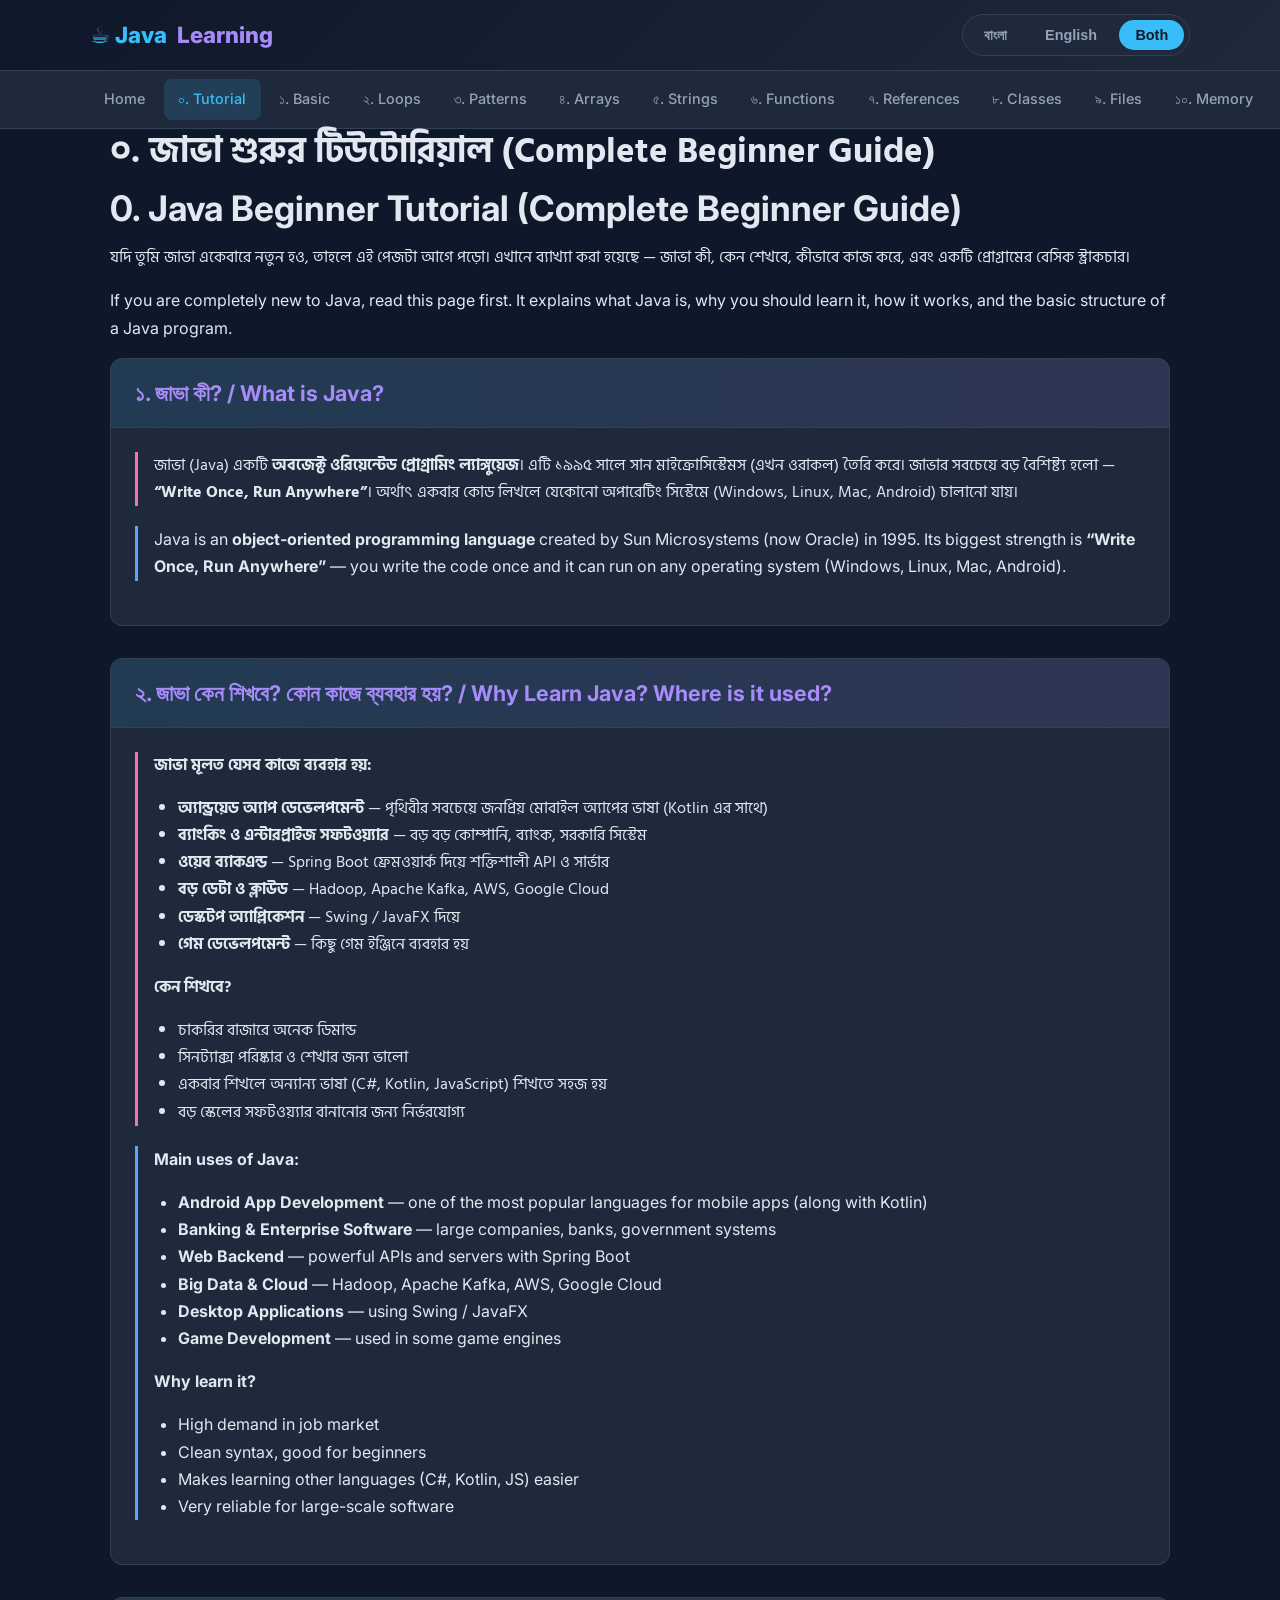
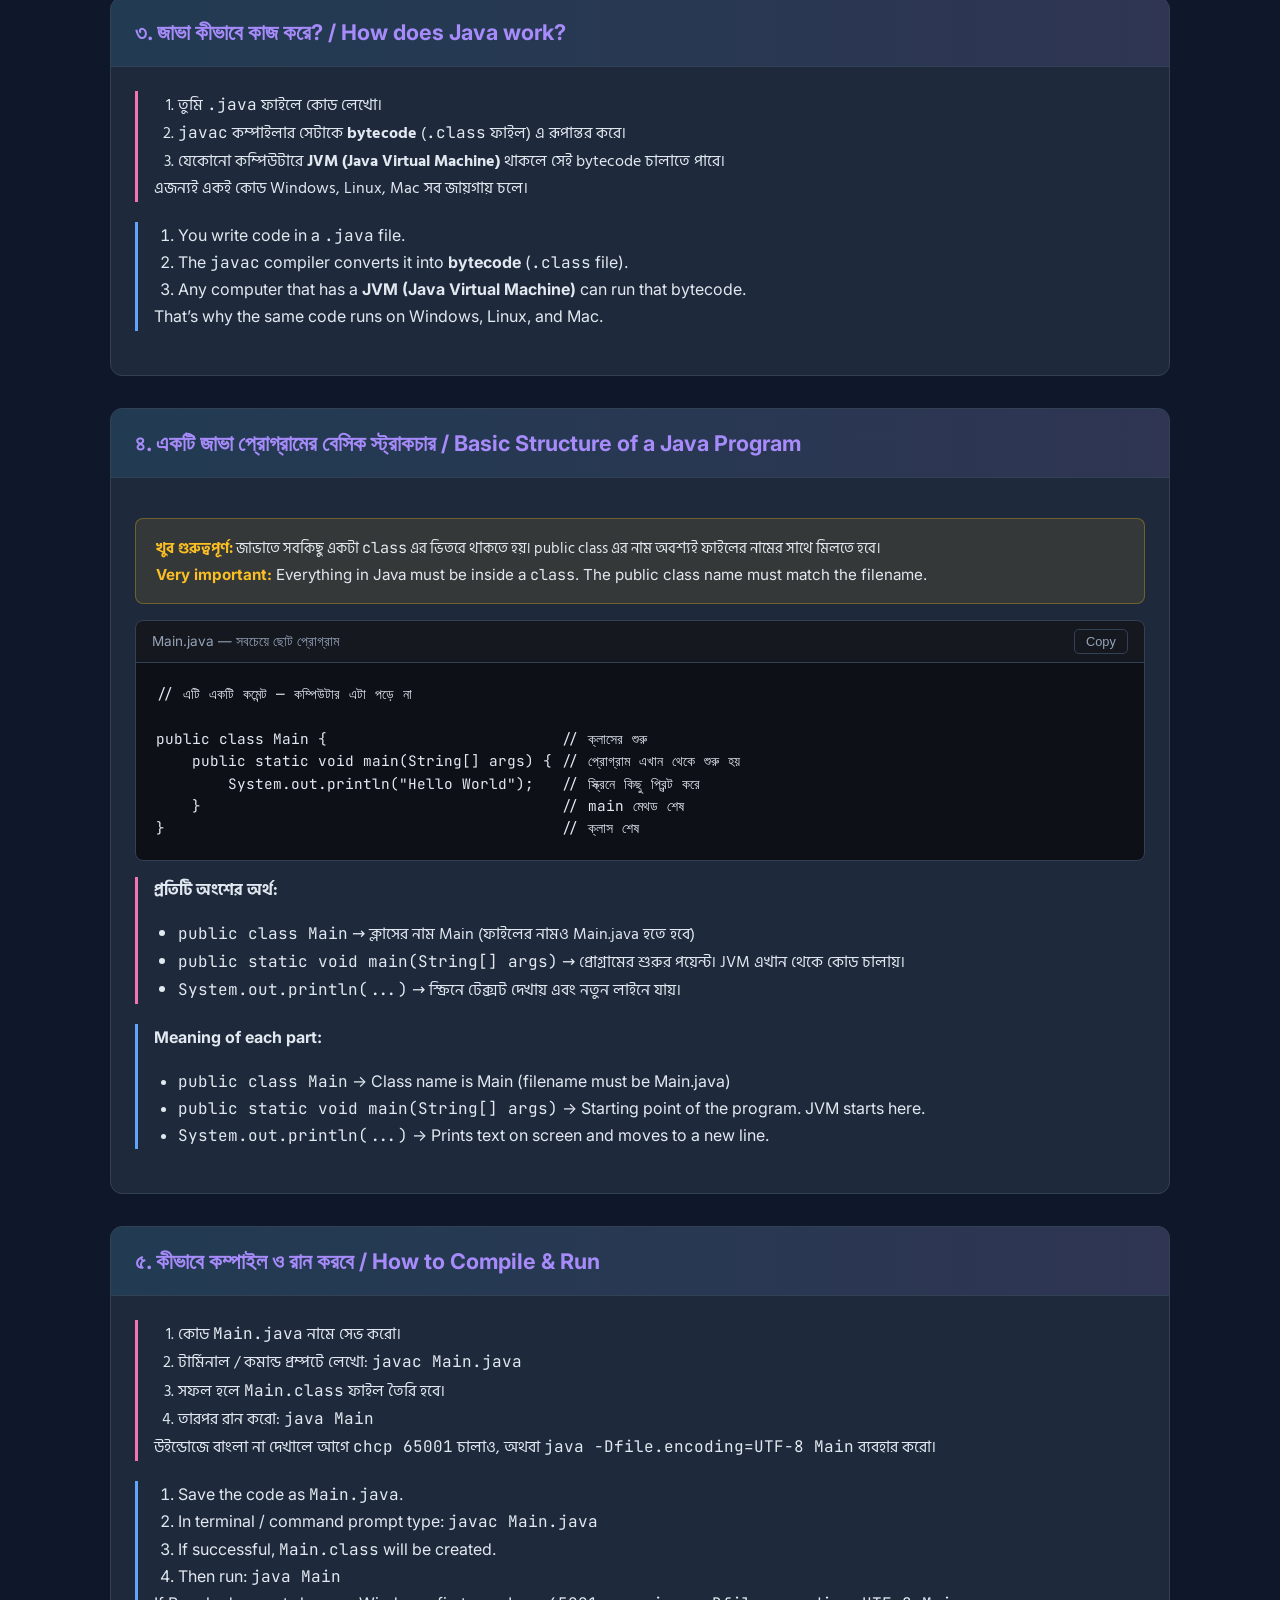
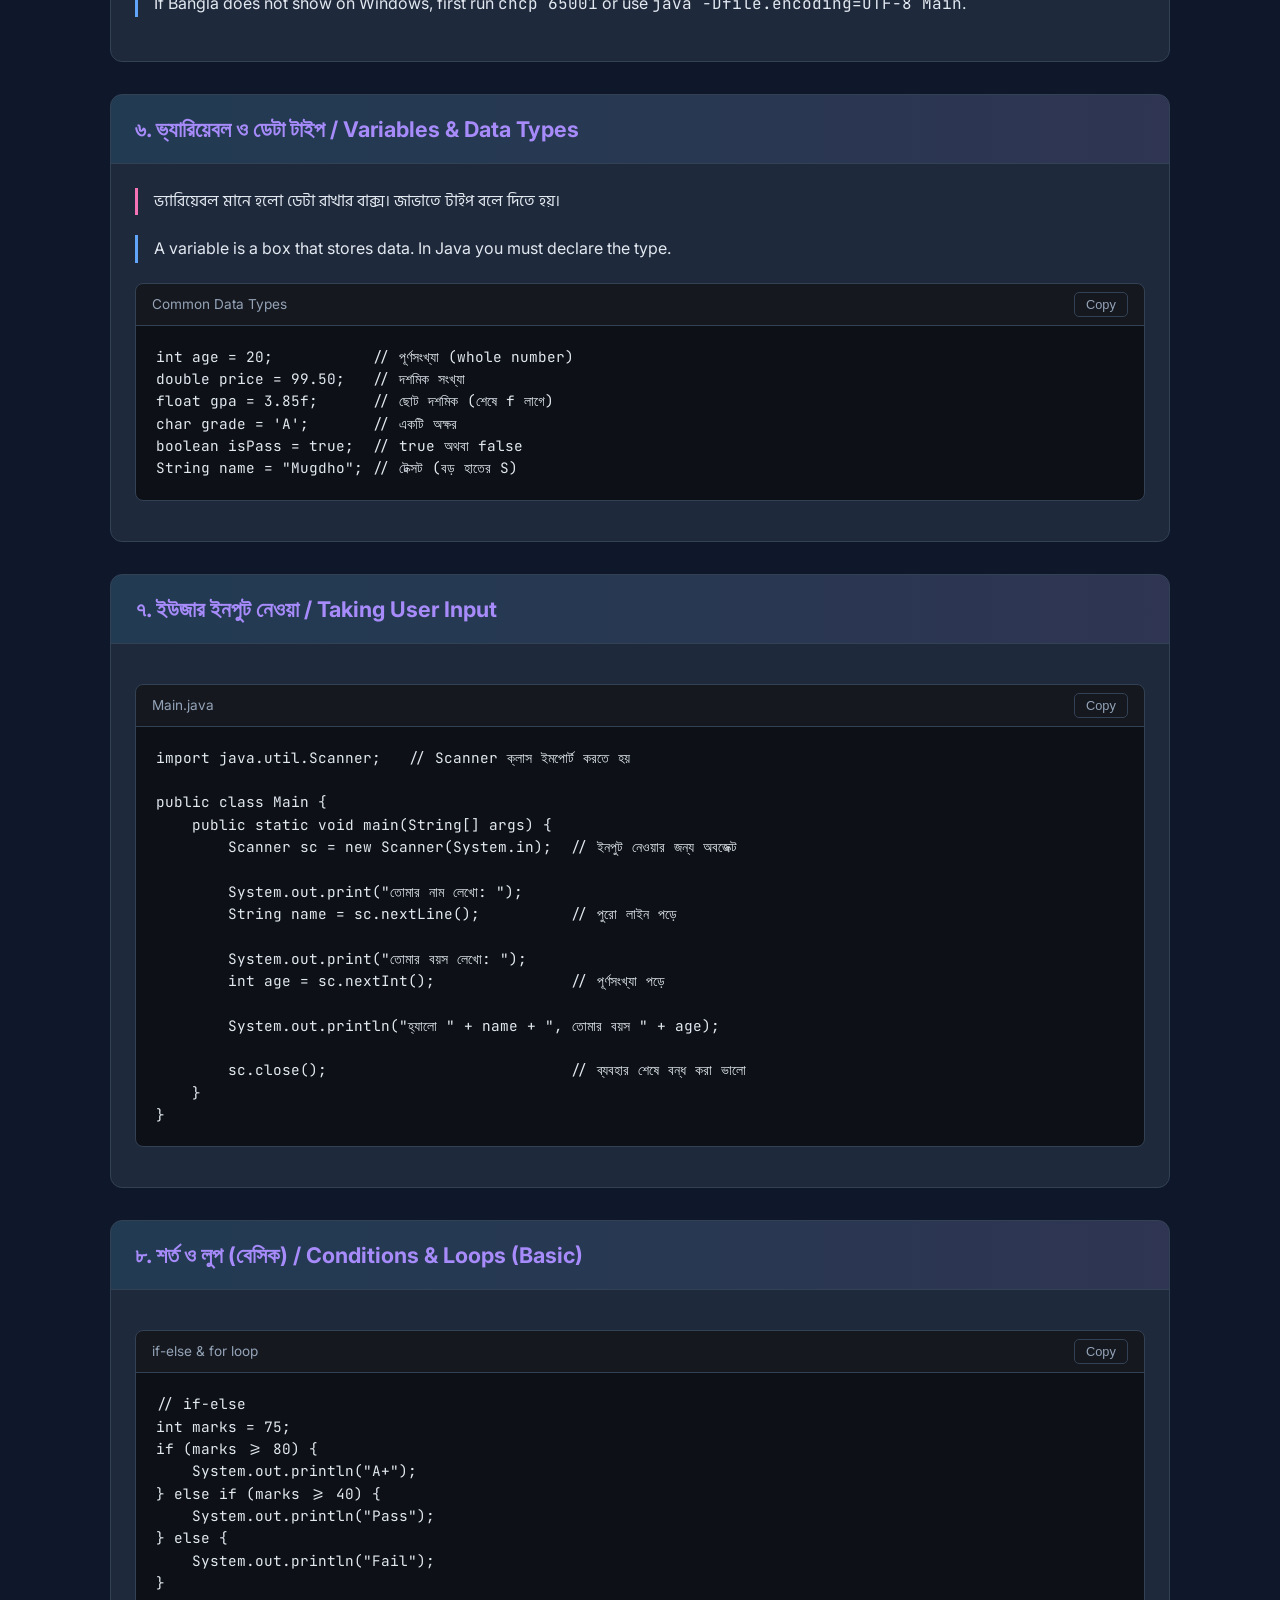
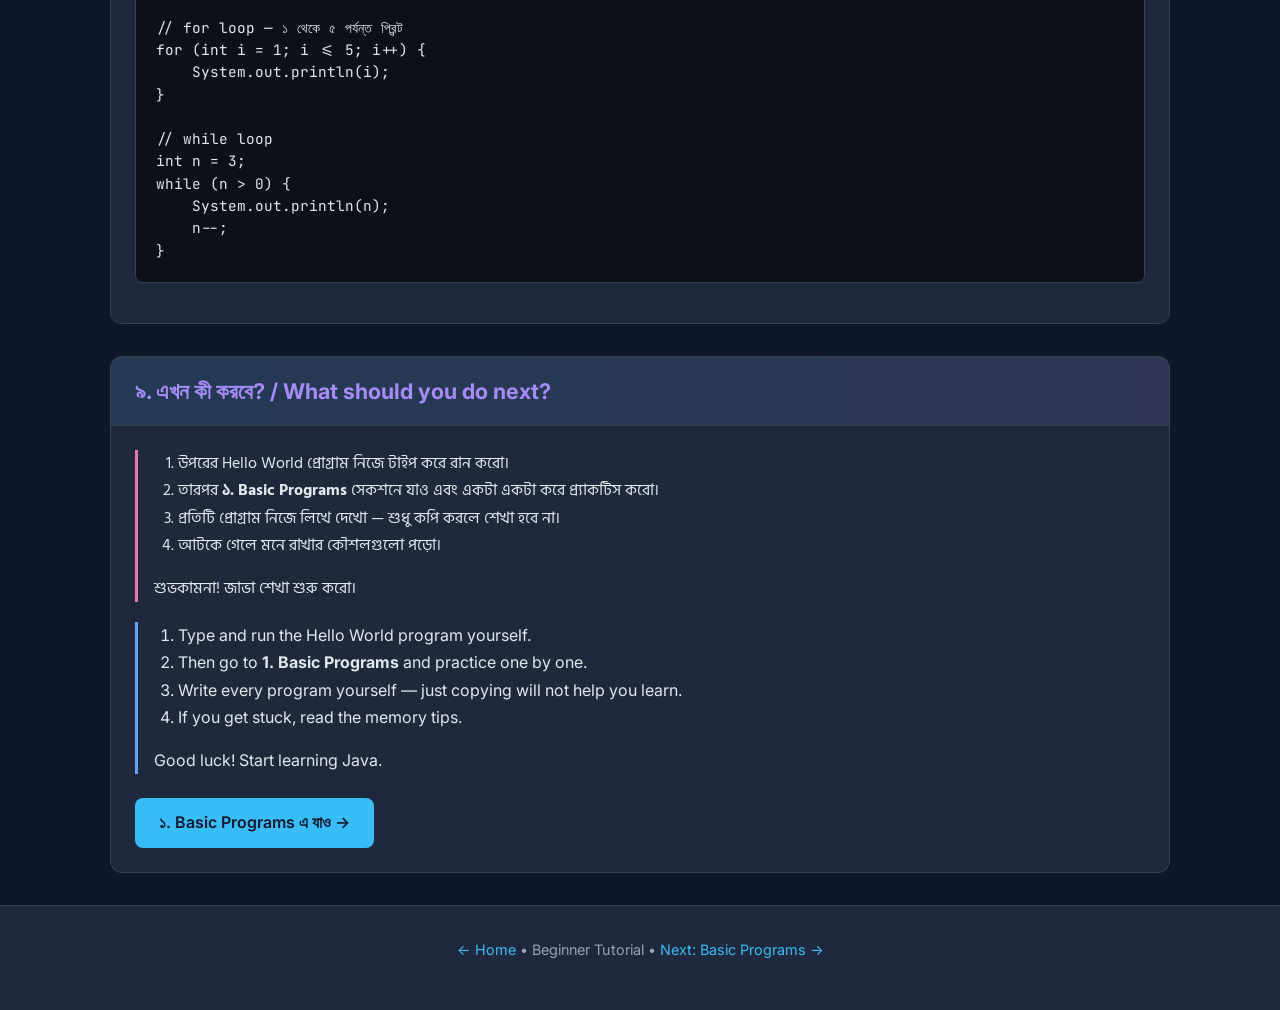
<file: tutorial.html>
<!DOCTYPE html>
<html lang="bn">
<head>
  <meta charset="UTF-8">
  <meta name="viewport" content="width=device-width, initial-scale=1.0">
  <title>০. Beginner Tutorial | জাভা শুরুর টিউটোরিয়াল</title>
  <link rel="stylesheet" href="css/styles.css">
  <link href="https://fonts.googleapis.com/css2?family=Hind+Siliguri:wght@400;500;600;700&family=Inter:wght@400;500;600;700;800&family=JetBrains+Mono:wght@400;500&display=swap" rel="stylesheet">
</head>
<body class="lang-both">
  <header>
    <div class="container header-inner">
      <div class="logo">☕ Java <span>Learning</span></div>
      <div class="lang-toggle">
        <button class="lang-btn" data-lang="bn">বাংলা</button>
        <button class="lang-btn" data-lang="en">English</button>
        <button class="lang-btn active" data-lang="both">Both</button>
      </div>
    </div>
  </header>
  <nav>
    <div class="container nav-inner">
      <a href="index.html">Home</a>
      <a href="tutorial.html" class="active">০. Tutorial</a>
      <a href="basic.html">১. Basic</a>
      <a href="loops.html">২. Loops</a>
      <a href="patterns.html">৩. Patterns</a>
      <a href="arrays.html">৪. Arrays</a>
      <a href="strings.html">৫. Strings</a>
      <a href="functions.html">৬. Functions</a>
      <a href="references.html">৭. References</a>
      <a href="classes.html">৮. Classes</a>
      <a href="files.html">৯. Files</a>
      <a href="memory.html">১০. Memory</a>
      <a href="ds.html">১১. Data Structures</a>
      <a href="exam.html">১২. Exam Programs</a>
      <a href="conversion.html">Conversion Sheet</a>
    </div>
  </nav>

  <main class="container">
    <h1 class="bn">০. জাভা শুরুর টিউটোরিয়াল (Complete Beginner Guide)</h1>
    <h1 class="en">0. Java Beginner Tutorial (Complete Beginner Guide)</h1>

    <p class="bn">যদি তুমি জাভা একেবারে নতুন হও, তাহলে এই পেজটা আগে পড়ো। এখানে ব্যাখ্যা করা হয়েছে — জাভা কী, কেন শেখবে, কীভাবে কাজ করে, এবং একটি প্রোগ্রামের বেসিক স্ট্রাকচার।</p>
    <p class="en">If you are completely new to Java, read this page first. It explains what Java is, why you should learn it, how it works, and the basic structure of a Java program.</p>

    <!-- What is Java -->
    <article class="program">
      <div class="program-header"><h3>১. জাভা কী? / What is Java?</h3></div>
      <div class="program-body">
        <div class="lang-section bn">
          <p>জাভা (Java) একটি <strong>অবজেক্ট ওরিয়েন্টেড প্রোগ্রামিং ল্যাঙ্গুয়েজ</strong>। এটি ১৯৯৫ সালে সান মাইক্রোসিস্টেমস (এখন ওরাকল) তৈরি করে। জাভার সবচেয়ে বড় বৈশিষ্ট্য হলো — <strong>“Write Once, Run Anywhere”</strong>। অর্থাৎ একবার কোড লিখলে যেকোনো অপারেটিং সিস্টেমে (Windows, Linux, Mac, Android) চালানো যায়।</p>
        </div>
        <div class="lang-section en">
          <p>Java is an <strong>object-oriented programming language</strong> created by Sun Microsystems (now Oracle) in 1995. Its biggest strength is <strong>“Write Once, Run Anywhere”</strong> — you write the code once and it can run on any operating system (Windows, Linux, Mac, Android).</p>
        </div>
      </div>
    </article>

    <!-- Why use Java -->
    <article class="program">
      <div class="program-header"><h3>২. জাভা কেন শিখবে? কোন কাজে ব্যবহার হয়? / Why Learn Java? Where is it used?</h3></div>
      <div class="program-body">
        <div class="lang-section bn">
          <p><strong>জাভা মূলত যেসব কাজে ব্যবহার হয়:</strong></p>
          <ul style="padding-left:1.5rem; margin-bottom:1rem;">
            <li><strong>অ্যান্ড্রয়েড অ্যাপ ডেভেলপমেন্ট</strong> — পৃথিবীর সবচেয়ে জনপ্রিয় মোবাইল অ্যাপের ভাষা (Kotlin এর সাথে)</li>
            <li><strong>ব্যাংকিং ও এন্টারপ্রাইজ সফটওয়্যার</strong> — বড় বড় কোম্পানি, ব্যাংক, সরকারি সিস্টেম</li>
            <li><strong>ওয়েব ব্যাকএন্ড</strong> — Spring Boot ফ্রেমওয়ার্ক দিয়ে শক্তিশালী API ও সার্ভার</li>
            <li><strong>বড় ডেটা ও ক্লাউড</strong> — Hadoop, Apache Kafka, AWS, Google Cloud</li>
            <li><strong>ডেস্কটপ অ্যাপ্লিকেশন</strong> — Swing / JavaFX দিয়ে</li>
            <li><strong>গেম ডেভেলপমেন্ট</strong> — কিছু গেম ইঞ্জিনে ব্যবহার হয়</li>
          </ul>
          <p><strong>কেন শিখবে?</strong></p>
          <ul style="padding-left:1.5rem;">
            <li>চাকরির বাজারে অনেক ডিমান্ড</li>
            <li>সিনট্যাক্স পরিষ্কার ও শেখার জন্য ভালো</li>
            <li>একবার শিখলে অন্যান্য ভাষা (C#, Kotlin, JavaScript) শিখতে সহজ হয়</li>
            <li>বড় স্কেলের সফটওয়্যার বানানোর জন্য নির্ভরযোগ্য</li>
          </ul>
        </div>
        <div class="lang-section en">
          <p><strong>Main uses of Java:</strong></p>
          <ul style="padding-left:1.5rem; margin-bottom:1rem;">
            <li><strong>Android App Development</strong> — one of the most popular languages for mobile apps (along with Kotlin)</li>
            <li><strong>Banking & Enterprise Software</strong> — large companies, banks, government systems</li>
            <li><strong>Web Backend</strong> — powerful APIs and servers with Spring Boot</li>
            <li><strong>Big Data & Cloud</strong> — Hadoop, Apache Kafka, AWS, Google Cloud</li>
            <li><strong>Desktop Applications</strong> — using Swing / JavaFX</li>
            <li><strong>Game Development</strong> — used in some game engines</li>
          </ul>
          <p><strong>Why learn it?</strong></p>
          <ul style="padding-left:1.5rem;">
            <li>High demand in job market</li>
            <li>Clean syntax, good for beginners</li>
            <li>Makes learning other languages (C#, Kotlin, JS) easier</li>
            <li>Very reliable for large-scale software</li>
          </ul>
        </div>
      </div>
    </article>

    <!-- How Java works -->
    <article class="program">
      <div class="program-header"><h3>৩. জাভা কীভাবে কাজ করে? / How does Java work?</h3></div>
      <div class="program-body">
        <div class="lang-section bn">
          <ol style="padding-left:1.5rem;">
            <li>তুমি <code>.java</code> ফাইলে কোড লেখো।</li>
            <li><code>javac</code> কম্পাইলার সেটাকে <strong>bytecode</strong> (<code>.class</code> ফাইল) এ রূপান্তর করে।</li>
            <li>যেকোনো কম্পিউটারে <strong>JVM (Java Virtual Machine)</strong> থাকলে সেই bytecode চালাতে পারে।</li>
          </ol>
          <p>এজন্যই একই কোড Windows, Linux, Mac সব জায়গায় চলে।</p>
        </div>
        <div class="lang-section en">
          <ol style="padding-left:1.5rem;">
            <li>You write code in a <code>.java</code> file.</li>
            <li>The <code>javac</code> compiler converts it into <strong>bytecode</strong> (<code>.class</code> file).</li>
            <li>Any computer that has a <strong>JVM (Java Virtual Machine)</strong> can run that bytecode.</li>
          </ol>
          <p>That’s why the same code runs on Windows, Linux, and Mac.</p>
        </div>
      </div>
    </article>

    <!-- Basic Structure -->
    <article class="program">
      <div class="program-header"><h3>৪. একটি জাভা প্রোগ্রামের বেসিক স্ট্রাকচার / Basic Structure of a Java Program</h3></div>
      <div class="program-body">
        <div class="tip">
          <div class="bn"><strong>খুব গুরুত্বপূর্ণ:</strong> জাভাতে সবকিছু একটা <code>class</code> এর ভিতরে থাকতে হয়। public class এর নাম অবশ্যই ফাইলের নামের সাথে মিলতে হবে।</div>
          <div class="en"><strong>Very important:</strong> Everything in Java must be inside a <code>class</code>. The public class name must match the filename.</div>
        </div>

        <div class="code-block">
          <div class="code-header"><span>Main.java — সবচেয়ে ছোট প্রোগ্রাম</span><button class="copy-btn">Copy</button></div>
          <pre><code>// এটি একটি কমেন্ট — কম্পিউটার এটা পড়ে না

public class Main {                          // ক্লাসের শুরু
    public static void main(String[] args) { // প্রোগ্রাম এখান থেকে শুরু হয়
        System.out.println("Hello World");   // স্ক্রিনে কিছু প্রিন্ট করে
    }                                        // main মেথড শেষ
}                                            // ক্লাস শেষ</code></pre>
        </div>

        <div class="lang-section bn">
          <p><strong>প্রতিটি অংশের অর্থ:</strong></p>
          <ul style="padding-left:1.5rem;">
            <li><code>public class Main</code> → ক্লাসের নাম Main (ফাইলের নামও Main.java হতে হবে)</li>
            <li><code>public static void main(String[] args)</code> → প্রোগ্রামের শুরুর পয়েন্ট। JVM এখান থেকে কোড চালায়।</li>
            <li><code>System.out.println(...)</code> → স্ক্রিনে টেক্সট দেখায় এবং নতুন লাইনে যায়।</li>
          </ul>
        </div>
        <div class="lang-section en">
          <p><strong>Meaning of each part:</strong></p>
          <ul style="padding-left:1.5rem;">
            <li><code>public class Main</code> → Class name is Main (filename must be Main.java)</li>
            <li><code>public static void main(String[] args)</code> → Starting point of the program. JVM starts here.</li>
            <li><code>System.out.println(...)</code> → Prints text on screen and moves to a new line.</li>
          </ul>
        </div>
      </div>
    </article>

    <!-- How to run -->
    <article class="program">
      <div class="program-header"><h3>৫. কীভাবে কম্পাইল ও রান করবে / How to Compile & Run</h3></div>
      <div class="program-body">
        <div class="lang-section bn">
          <ol style="padding-left:1.5rem;">
            <li>কোড <code>Main.java</code> নামে সেভ করো।</li>
            <li>টার্মিনাল / কমান্ড প্রম্পটে লেখো: <code>javac Main.java</code></li>
            <li>সফল হলে <code>Main.class</code> ফাইল তৈরি হবে।</li>
            <li>তারপর রান করো: <code>java Main</code></li>
          </ol>
          <p>উইন্ডোজে বাংলা না দেখালে আগে <code>chcp 65001</code> চালাও, অথবা <code>java -Dfile.encoding=UTF-8 Main</code> ব্যবহার করো।</p>
        </div>
        <div class="lang-section en">
          <ol style="padding-left:1.5rem;">
            <li>Save the code as <code>Main.java</code>.</li>
            <li>In terminal / command prompt type: <code>javac Main.java</code></li>
            <li>If successful, <code>Main.class</code> will be created.</li>
            <li>Then run: <code>java Main</code></li>
          </ol>
          <p>If Bangla does not show on Windows, first run <code>chcp 65001</code> or use <code>java -Dfile.encoding=UTF-8 Main</code>.</p>
        </div>
      </div>
    </article>

    <!-- Variables & Data Types -->
    <article class="program">
      <div class="program-header"><h3>৬. ভ্যারিয়েবল ও ডেটা টাইপ / Variables & Data Types</h3></div>
      <div class="program-body">
        <div class="lang-section bn">
          <p>ভ্যারিয়েবল মানে হলো ডেটা রাখার বাক্স। জাভাতে টাইপ বলে দিতে হয়।</p>
        </div>
        <div class="lang-section en">
          <p>A variable is a box that stores data. In Java you must declare the type.</p>
        </div>

        <div class="code-block">
          <div class="code-header"><span>Common Data Types</span><button class="copy-btn">Copy</button></div>
          <pre><code>int age = 20;           // পূর্ণসংখ্যা (whole number)
double price = 99.50;   // দশমিক সংখ্যা
float gpa = 3.85f;      // ছোট দশমিক (শেষে f লাগে)
char grade = 'A';       // একটি অক্ষর
boolean isPass = true;  // true অথবা false
String name = "Mugdho"; // টেক্সট (বড় হাতের S)</code></pre>
        </div>
      </div>
    </article>

    <!-- Input -->
    <article class="program">
      <div class="program-header"><h3>৭. ইউজার ইনপুট নেওয়া / Taking User Input</h3></div>
      <div class="program-body">
        <div class="code-block">
          <div class="code-header"><span>Main.java</span><button class="copy-btn">Copy</button></div>
          <pre><code>import java.util.Scanner;   // Scanner ক্লাস ইমপোর্ট করতে হয়

public class Main {
    public static void main(String[] args) {
        Scanner sc = new Scanner(System.in);  // ইনপুট নেওয়ার জন্য অবজেক্ট

        System.out.print("তোমার নাম লেখো: ");
        String name = sc.nextLine();          // পুরো লাইন পড়ে

        System.out.print("তোমার বয়স লেখো: ");
        int age = sc.nextInt();               // পূর্ণসংখ্যা পড়ে

        System.out.println("হ্যালো " + name + ", তোমার বয়স " + age);

        sc.close();                           // ব্যবহার শেষে বন্ধ করা ভালো
    }
}</code></pre>
        </div>
      </div>
    </article>

    <!-- Control Flow -->
    <article class="program">
      <div class="program-header"><h3>৮. শর্ত ও লুপ (বেসিক) / Conditions & Loops (Basic)</h3></div>
      <div class="program-body">
        <div class="code-block">
          <div class="code-header"><span>if-else & for loop</span><button class="copy-btn">Copy</button></div>
          <pre><code>// if-else
int marks = 75;
if (marks >= 80) {
    System.out.println("A+");
} else if (marks >= 40) {
    System.out.println("Pass");
} else {
    System.out.println("Fail");
}

// for loop — ১ থেকে ৫ পর্যন্ত প্রিন্ট
for (int i = 1; i <= 5; i++) {
    System.out.println(i);
}

// while loop
int n = 3;
while (n > 0) {
    System.out.println(n);
    n--;
}</code></pre>
        </div>
      </div>
    </article>

    <!-- What next -->
    <article class="program">
      <div class="program-header"><h3>৯. এখন কী করবে? / What should you do next?</h3></div>
      <div class="program-body">
        <div class="lang-section bn">
          <ol style="padding-left:1.5rem;">
            <li>উপরের Hello World প্রোগ্রাম নিজে টাইপ করে রান করো।</li>
            <li>তারপর <strong>১. Basic Programs</strong> সেকশনে যাও এবং একটা একটা করে প্র্যাকটিস করো।</li>
            <li>প্রতিটি প্রোগ্রাম নিজে লিখে দেখো — শুধু কপি করলে শেখা হবে না।</li>
            <li>আটকে গেলে মনে রাখার কৌশলগুলো পড়ো।</li>
          </ol>
          <p style="margin-top:1rem;">শুভকামনা! জাভা শেখা শুরু করো।</p>
        </div>
        <div class="lang-section en">
          <ol style="padding-left:1.5rem;">
            <li>Type and run the Hello World program yourself.</li>
            <li>Then go to <strong>1. Basic Programs</strong> and practice one by one.</li>
            <li>Write every program yourself — just copying will not help you learn.</li>
            <li>If you get stuck, read the memory tips.</li>
          </ol>
          <p style="margin-top:1rem;">Good luck! Start learning Java.</p>
        </div>

        <div style="margin-top:1.5rem;">
          <a href="basic.html" class="btn" style="display:inline-block;padding:0.7rem 1.5rem;background:var(--primary);color:#0f172a;border-radius:8px;font-weight:600;">১. Basic Programs এ যাও →</a>
        </div>
      </div>
    </article>

  </main>

  <footer>
    <div class="container">
      <p><a href="index.html">← Home</a> • Beginner Tutorial • <a href="basic.html">Next: Basic Programs →</a></p>
    </div>
  </footer>
  <script src="js/main.js"></script>
</body>
</html>
</file>
<file: css/styles.css>
/* Java Learning Site - Modern Bilingual Design */
:root {
  --bg: #0f172a;
  --bg-card: #1e293b;
  --bg-code: #0d1117;
  --text: #e2e8f0;
  --text-muted: #94a3b8;
  --primary: #38bdf8;
  --primary-dark: #0ea5e9;
  --accent: #a78bfa;
  --success: #34d399;
  --warning: #fbbf24;
  --border: #334155;
  --bangla: #f472b6;
  --english: #60a5fa;
  --radius: 12px;
  --shadow: 0 4px 20px rgba(0,0,0,0.3);
  --font-bn: 'Noto Sans Bengali', 'Hind Siliguri', system-ui, sans-serif;
  --font-en: 'Inter', system-ui, -apple-system, sans-serif;
  --font-code: 'JetBrains Mono', 'Fira Code', 'Consolas', monospace;
}

* {
  margin: 0;
  padding: 0;
  box-sizing: border-box;
}

html {
  scroll-behavior: smooth;
}

body {
  font-family: var(--font-en);
  background: var(--bg);
  color: var(--text);
  line-height: 1.7;
  min-height: 100vh;
}

/* Typography */
h1, h2, h3, h4 {
  font-weight: 700;
  line-height: 1.3;
  margin-bottom: 0.75rem;
}

h1 { font-size: 2.2rem; }
h2 { font-size: 1.7rem; color: var(--primary); }
h3 { font-size: 1.35rem; color: var(--accent); }
h4 { font-size: 1.15rem; }

p { margin-bottom: 1rem; }

a {
  color: var(--primary);
  text-decoration: none;
  transition: color 0.2s;
}
a:hover { color: var(--primary-dark); }

/* Layout */
.container {
  max-width: 1100px;
  margin: 0 auto;
  padding: 0 1.25rem;
}

/* Header */
header {
  background: linear-gradient(135deg, #0f172a 0%, #1e293b 100%);
  border-bottom: 1px solid var(--border);
  position: sticky;
  top: 0;
  z-index: 100;
  backdrop-filter: blur(10px);
}

.header-inner {
  display: flex;
  align-items: center;
  justify-content: space-between;
  padding: 0.9rem 0;
  flex-wrap: wrap;
  gap: 1rem;
}

.logo {
  display: flex;
  align-items: center;
  gap: 0.6rem;
  font-size: 1.4rem;
  font-weight: 800;
  color: var(--primary);
}
.logo span { color: var(--accent); }

.lang-toggle {
  display: flex;
  gap: 0.4rem;
  background: var(--bg-card);
  padding: 0.3rem;
  border-radius: 50px;
  border: 1px solid var(--border);
}
.lang-btn {
  padding: 0.4rem 1rem;
  border: none;
  border-radius: 50px;
  background: transparent;
  color: var(--text-muted);
  cursor: pointer;
  font-weight: 600;
  font-size: 0.9rem;
  transition: all 0.2s;
}
.lang-btn.active {
  background: var(--primary);
  color: #0f172a;
}

/* Navigation */
nav {
  background: var(--bg-card);
  border-bottom: 1px solid var(--border);
  overflow-x: auto;
}
.nav-inner {
  display: flex;
  gap: 0.25rem;
  padding: 0.5rem 0;
}
.nav-inner a {
  padding: 0.5rem 0.9rem;
  border-radius: 8px;
  font-size: 0.9rem;
  font-weight: 500;
  color: var(--text-muted);
  white-space: nowrap;
  transition: all 0.2s;
}
.nav-inner a:hover,
.nav-inner a.active {
  background: rgba(56, 189, 248, 0.15);
  color: var(--primary);
}

/* Main Content */
main {
  padding: 2rem 0 4rem;
}

/* Hero */
.hero {
  text-align: center;
  padding: 3rem 1rem;
  background: linear-gradient(180deg, rgba(56,189,248,0.08) 0%, transparent 100%);
  border-radius: var(--radius);
  margin-bottom: 2.5rem;
}
.hero h1 {
  background: linear-gradient(90deg, var(--primary), var(--accent));
  -webkit-background-clip: text;
  -webkit-text-fill-color: transparent;
  background-clip: text;
  margin-bottom: 1rem;
}
.hero p {
  font-size: 1.15rem;
  color: var(--text-muted);
  max-width: 700px;
  margin: 0 auto 1.5rem;
}

/* Cards Grid */
.cards {
  display: grid;
  grid-template-columns: repeat(auto-fill, minmax(280px, 1fr));
  gap: 1.25rem;
  margin-bottom: 2.5rem;
}
.card {
  background: var(--bg-card);
  border: 1px solid var(--border);
  border-radius: var(--radius);
  padding: 1.5rem;
  transition: transform 0.2s, box-shadow 0.2s;
  display: flex;
  flex-direction: column;
}
.card:hover {
  transform: translateY(-4px);
  box-shadow: var(--shadow);
  border-color: var(--primary);
}
.card .icon {
  font-size: 2rem;
  margin-bottom: 0.75rem;
}
.card h3 { margin-bottom: 0.5rem; }
.card p {
  color: var(--text-muted);
  font-size: 0.95rem;
  flex-grow: 1;
}
.card .btn {
  margin-top: 1rem;
  display: inline-block;
  padding: 0.5rem 1.2rem;
  background: var(--primary);
  color: #0f172a;
  border-radius: 8px;
  font-weight: 600;
  text-align: center;
  transition: background 0.2s;
}
.card .btn:hover {
  background: var(--primary-dark);
  color: #0f172a;
}

/* Program Block */
.program {
  background: var(--bg-card);
  border: 1px solid var(--border);
  border-radius: var(--radius);
  margin-bottom: 2rem;
  overflow: hidden;
}
.program-header {
  background: linear-gradient(90deg, rgba(56,189,248,0.12), rgba(167,139,250,0.12));
  padding: 1.25rem 1.5rem;
  border-bottom: 1px solid var(--border);
}
.program-header h3 {
  margin: 0;
  display: flex;
  align-items: center;
  gap: 0.6rem;
}
.program-header .num {
  background: var(--primary);
  color: #0f172a;
  font-size: 0.85rem;
  font-weight: 700;
  padding: 0.2rem 0.6rem;
  border-radius: 6px;
}

.program-body {
  padding: 1.5rem;
}

/* Bilingual sections */
.bn { font-family: var(--font-bn); }
.en { font-family: var(--font-en); }

.lang-section {
  margin-bottom: 1.25rem;
}
.lang-section.bn {
  border-left: 3px solid var(--bangla);
  padding-left: 1rem;
}
.lang-section.en {
  border-left: 3px solid var(--english);
  padding-left: 1rem;
}
.lang-label {
  font-size: 0.75rem;
  font-weight: 700;
  text-transform: uppercase;
  letter-spacing: 0.05em;
  margin-bottom: 0.4rem;
}
.lang-label.bn { color: var(--bangla); }
.lang-label.en { color: var(--english); }

.tip {
  background: rgba(251, 191, 36, 0.1);
  border: 1px solid rgba(251, 191, 36, 0.3);
  border-radius: 8px;
  padding: 1rem 1.25rem;
  margin: 1rem 0;
  font-size: 0.95rem;
}
.tip strong {
  color: var(--warning);
}

/* Code Block */
.code-block {
  background: var(--bg-code);
  border: 1px solid var(--border);
  border-radius: 8px;
  margin: 1rem 0;
  overflow: hidden;
}
.code-header {
  display: flex;
  justify-content: space-between;
  align-items: center;
  padding: 0.5rem 1rem;
  background: rgba(255,255,255,0.03);
  border-bottom: 1px solid var(--border);
  font-size: 0.85rem;
  color: var(--text-muted);
}
.copy-btn {
  background: transparent;
  border: 1px solid var(--border);
  color: var(--text-muted);
  padding: 0.25rem 0.7rem;
  border-radius: 5px;
  cursor: pointer;
  font-size: 0.8rem;
  transition: all 0.2s;
}
.copy-btn:hover {
  background: var(--primary);
  color: #0f172a;
  border-color: var(--primary);
}
pre {
  margin: 0;
  padding: 1.25rem;
  overflow-x: auto;
  font-family: var(--font-code);
  font-size: 0.9rem;
  line-height: 1.55;
}
code {
  font-family: var(--font-code);
}

/* Output */
.output {
  background: #052e16;
  border: 1px solid #166534;
  border-radius: 8px;
  padding: 1rem 1.25rem;
  margin: 1rem 0;
  font-family: var(--font-code);
  font-size: 0.9rem;
  white-space: pre-wrap;
}
.output::before {
  content: "Output";
  display: block;
  font-size: 0.75rem;
  font-weight: 700;
  color: var(--success);
  margin-bottom: 0.5rem;
  text-transform: uppercase;
  letter-spacing: 0.05em;
}

.input-sample {
  background: rgba(56, 189, 248, 0.08);
  border: 1px solid rgba(56, 189, 248, 0.25);
  border-radius: 8px;
  padding: 0.75rem 1.25rem;
  margin: 1rem 0;
  font-family: var(--font-code);
  font-size: 0.9rem;
}
.input-sample::before {
  content: "Sample Input";
  display: block;
  font-size: 0.75rem;
  font-weight: 700;
  color: var(--primary);
  margin-bottom: 0.4rem;
  text-transform: uppercase;
  letter-spacing: 0.05em;
}

/* How to run box */
.howto {
  background: rgba(167, 139, 250, 0.08);
  border: 1px solid rgba(167, 139, 250, 0.3);
  border-radius: var(--radius);
  padding: 1.5rem;
  margin-bottom: 2.5rem;
}
.howto h3 { color: var(--accent); margin-bottom: 1rem; }
.howto ol { padding-left: 1.5rem; }
.howto li { margin-bottom: 0.5rem; }

/* Table */
.table-wrap {
  overflow-x: auto;
  margin: 1.5rem 0;
  border-radius: 8px;
  border: 1px solid var(--border);
}
table {
  width: 100%;
  border-collapse: collapse;
  font-size: 0.9rem;
}
th, td {
  padding: 0.75rem 1rem;
  text-align: left;
  border-bottom: 1px solid var(--border);
}
th {
  background: rgba(56, 189, 248, 0.1);
  color: var(--primary);
  font-weight: 600;
}
tr:last-child td { border-bottom: none; }
tr:hover td { background: rgba(255,255,255,0.02); }

/* Footer */
footer {
  background: var(--bg-card);
  border-top: 1px solid var(--border);
  padding: 2rem 0;
  text-align: center;
  color: var(--text-muted);
  font-size: 0.9rem;
}

/* Language visibility */
body.lang-bn .en { display: none; }
body.lang-en .bn { display: none; }
body.lang-both .bn,
body.lang-both .en { display: block; }

/* Responsive */
@media (max-width: 768px) {
  h1 { font-size: 1.7rem; }
  h2 { font-size: 1.4rem; }
  .header-inner { flex-direction: column; align-items: flex-start; }
  .nav-inner { padding: 0.4rem; }
  .cards { grid-template-columns: 1fr; }
  pre { font-size: 0.82rem; }
}

/* Syntax highlighting basic */
.keyword { color: #ff7b72; }
.type { color: #79c0ff; }
.string { color: #a5d6ff; }
.comment { color: #8b949e; font-style: italic; }
.number { color: #79c0ff; }
.method { color: #d2a8ff; }
.annotation { color: #ffa657; }
</file>
